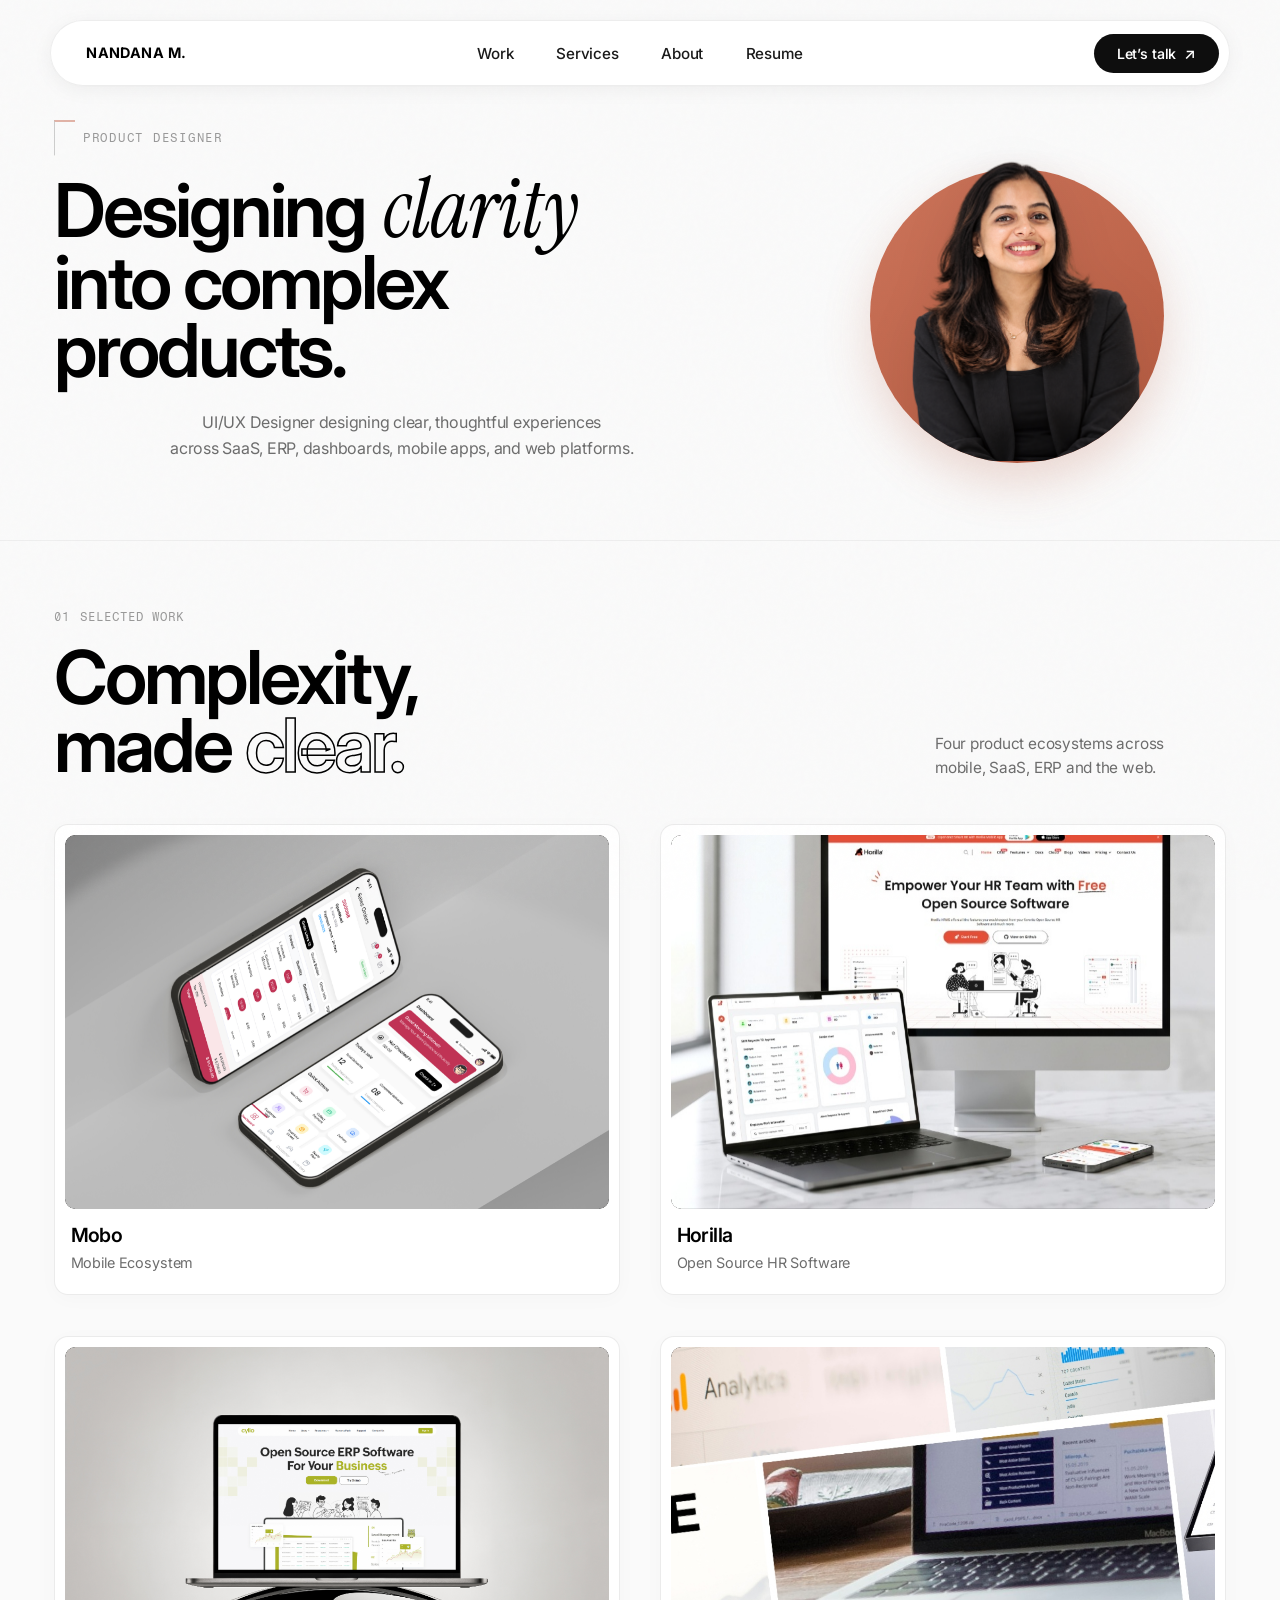
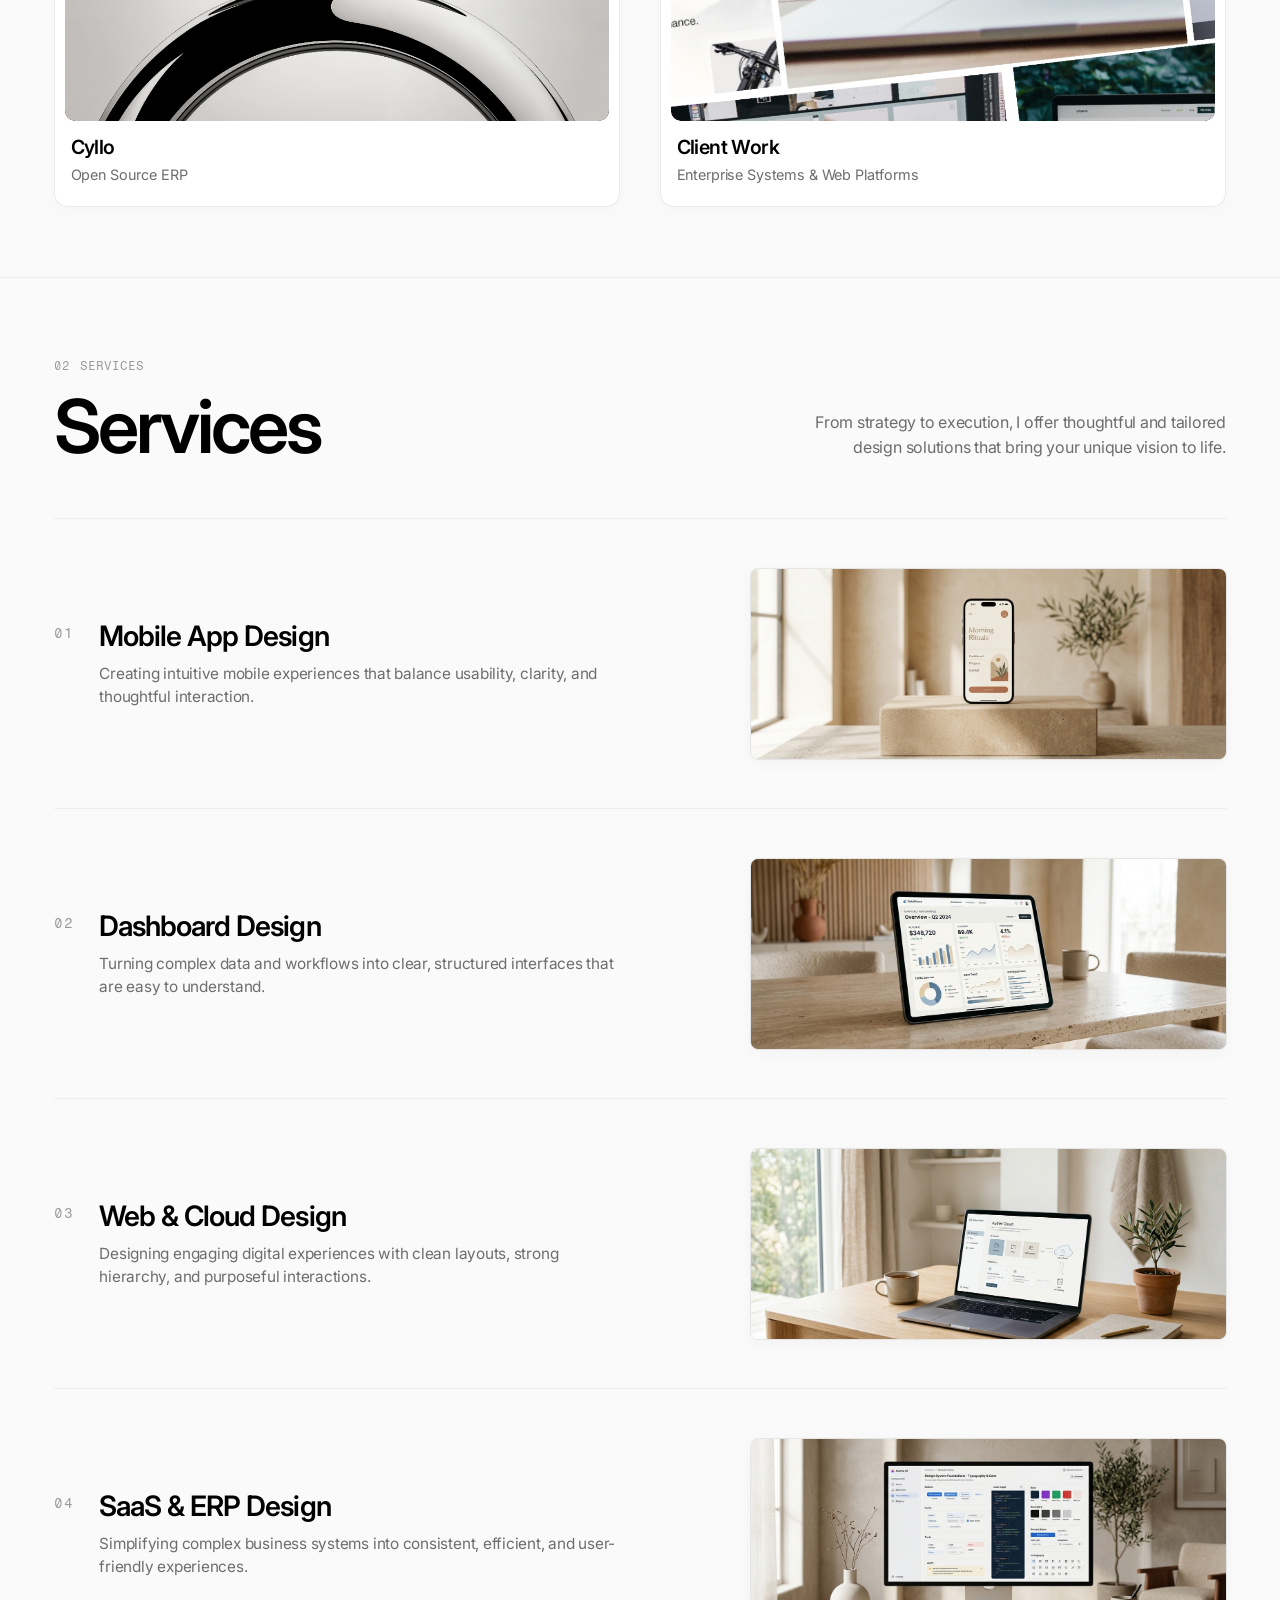
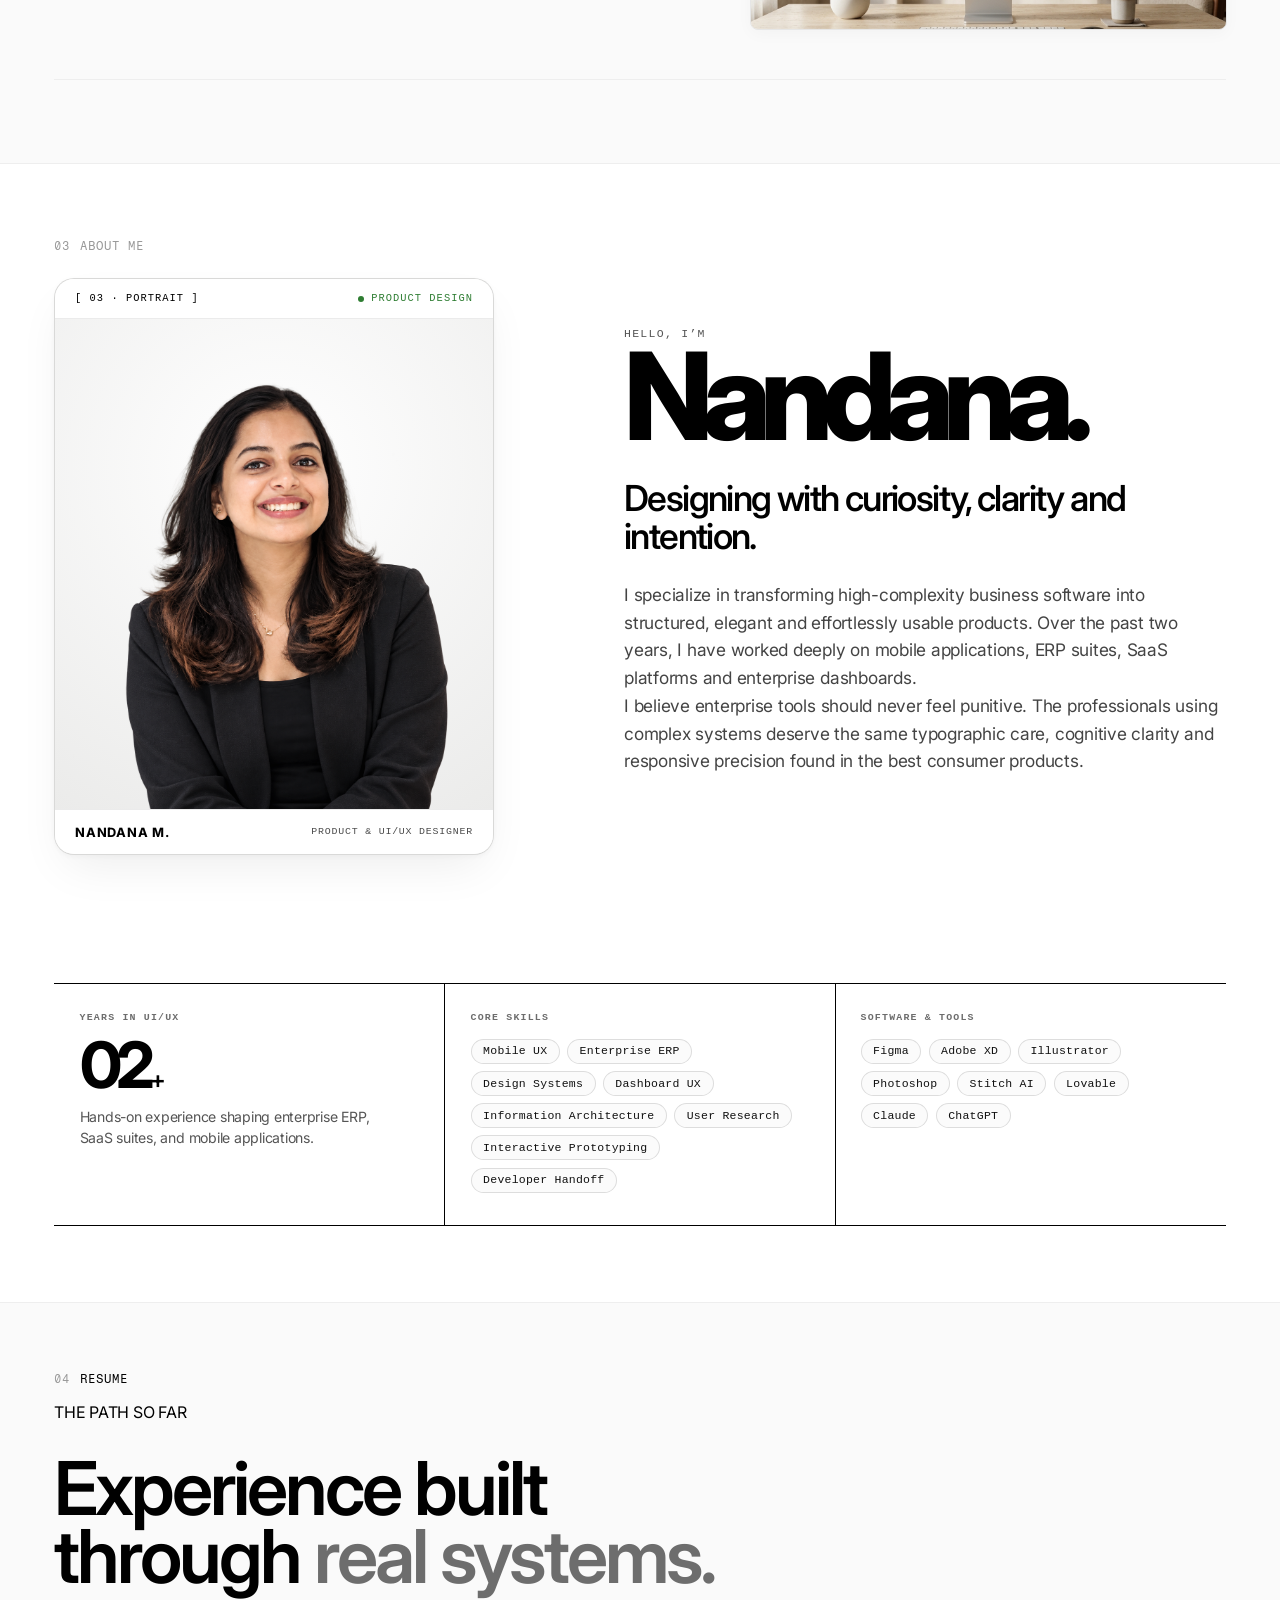
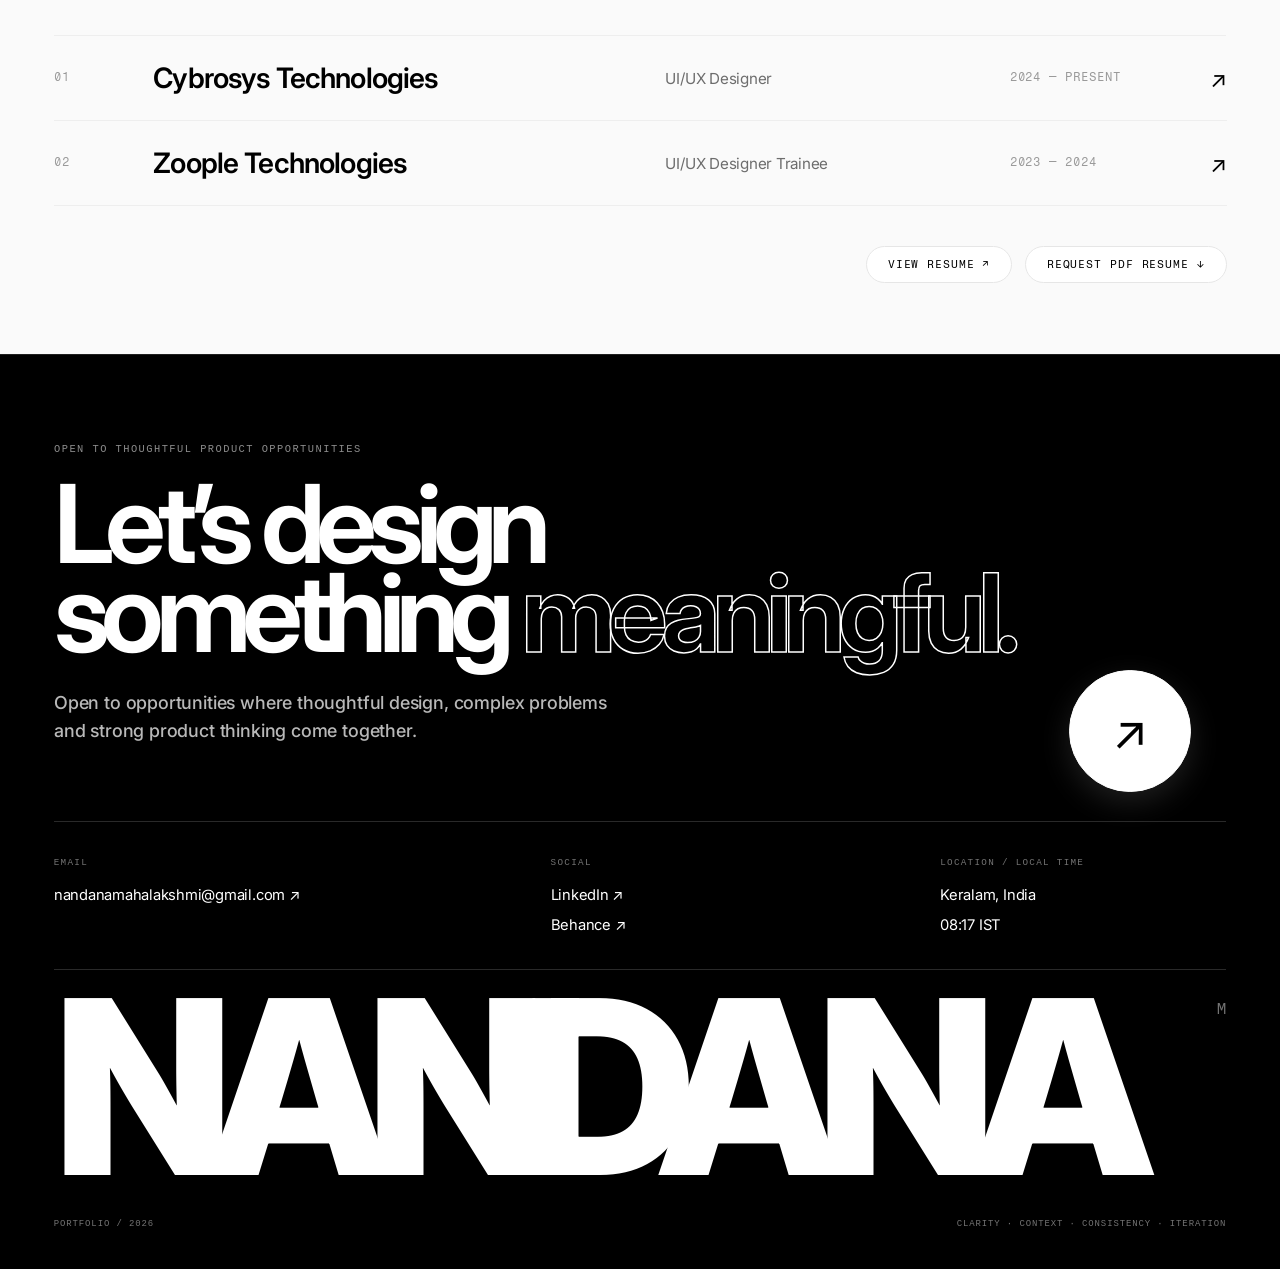
<file: index.html>
<!doctype html>
<html lang="en">
<head>
  <meta charset="UTF-8">
  <meta name="viewport" content="width=device-width, initial-scale=1.0">
  <meta name="description" content="Nandana M — UI/UX designer creating clear experiences for complex mobile, SaaS, ERP, dashboard and web products.">
  <meta name="theme-color" content="#ffffff">
  <title>Nandana M — UI/UX Designer</title>
  <link rel="preconnect" href="https://fonts.googleapis.com">
  <link rel="preconnect" href="https://fonts.gstatic.com" crossorigin>
  <link href="https://fonts.googleapis.com/css2?family=Fragment+Mono&amp;family=Inter:ital,opsz,wght@0,14..32,300..800;1,14..32,300..800&amp;family=Instrument+Serif:ital@0;1&amp;family=Syne:wght@600;700;800&amp;display=swap" rel="stylesheet">
  <link rel="stylesheet" href="styles.css?v=2.3">
  <script src="assets/lenis.min.js" defer></script>
  <script src="script.js?v=2.1" defer></script>
</head>
<body>
  <div class="intro-wipe" aria-hidden="true"><span>NM / 26</span></div>
  <div class="noise" aria-hidden="true"></div>
  <div class="cursor" aria-hidden="true"><span class="cursor-text">View</span></div>

  <header class="site-header">
    <div class="site-brand-group">
      <a class="site-brand" href="#home" aria-label="Nandana M — home">NANDANA M.</a>
    </div>
    <nav aria-label="Primary navigation">
      <a href="#work" class="nav-link"><span>Work</span></a>
      <a href="#services" class="nav-link"><span>Services</span></a>
      <a href="#about" class="nav-link"><span>About</span></a>
      <a href="#experience" class="nav-link"><span>Resume</span></a>
    </nav>
    <div class="header-actions">
      <a class="header-contact" href="#contact">Let’s talk <span>↗</span></a>
      <button class="menu-toggle" type="button" aria-label="Open menu" aria-expanded="false"><i></i><i></i></button>
    </div>
  </header>

  <div class="mobile-menu" aria-hidden="true">
    <nav aria-label="Mobile navigation">
      <a href="#home"><small>00</small>Home</a>
      <a href="#work"><small>01</small>Work</a>
      <a href="#services"><small>02</small>Services</a>
      <a href="#about"><small>03</small>About</a>
      <a href="#experience"><small>04</small>Resume</a>
      <a href="#contact"><small>05</small>Contact</a>
    </nav>
    <p>Product &amp; UI/UX Design</p>
  </div>

  <main>
    <section class="hero" id="home">
      <div class="hero-grid">
        <div class="hero-content-col">
          <div class="hero-kicker-bracket reveal">
            <span class="hero-kicker-text">PRODUCT DESIGNER</span>
          </div>

          <h1 class="hero-headline reveal">
            Designing <span class="hero-clarity-serif">clarity</span><br>
            into complex products.
          </h1>

          <p class="hero-description reveal">
            UI/UX Designer designing clear, thoughtful experiences<br>
            across SaaS, ERP, dashboards, mobile apps, and web platforms.
          </p>
        </div>

        <div class="hero-portrait-col reveal">
          <div class="hero-circle-stage">
            <div class="hero-circle-disc"></div>
            <div class="hero-circle-portrait-wrap">
              <img src="assets/nandana-cutout-v2.png" alt="Nandana M — Product Designer" class="hero-circle-portrait" width="1144" height="1375">
            </div>
          </div>
        </div>
      </div>
    </section>

    <section class="work" id="work">
      <div class="work-head">
        <div>
          <div class="eyebrow reveal"><span>01</span> Selected work</div>
          <h2 class="reveal">Complexity,<br>made <em>clear.</em></h2>
        </div>
        <p class="reveal">Four product ecosystems across<br>mobile, SaaS, ERP and the web.</p>
      </div>

      <div class="work-snippets-grid">
        <!-- 01: Mobo -->
        <a class="work-snippet-card reveal" href="mobo.html" aria-label="Explore Mobo Mobile Suite Case Study">
          <div class="snippet-media-container">
            <div class="snippet-img-wrap">
              <img src="assets/mobo-snippet-new.png" alt="Mobo Mobile Ecosystem UI" loading="lazy" width="1024" height="763">
              <div class="snippet-hover-overlay">
                <p class="snippet-hover-desc">Mobile-first ecosystem simplifying deep Odoo ERP workflows, inventory control, and enterprise operations on the go.</p>
              </div>
            </div>
          </div>
          <div class="snippet-caption">
            <h3 class="snippet-title">Mobo</h3>
            <p class="snippet-subtitle">Mobile Ecosystem</p>
          </div>
        </a>

        <!-- 02: Horilla -->
        <a class="work-snippet-card reveal" href="horilla.html" aria-label="Explore Horilla HR Software Case Study">
          <div class="snippet-media-container">
            <div class="snippet-img-wrap">
              <img src="assets/horilla-snippet-cropped.jpg" alt="Horilla Open Source HR Software" loading="lazy" width="824" height="618">
              <div class="snippet-hover-overlay">
                <p class="snippet-hover-desc">Comprehensive human resource management system turning multi-tier recruitment and employee lifecycle into intuitive flows.</p>
              </div>
            </div>
          </div>
          <div class="snippet-caption">
            <h3 class="snippet-title">Horilla</h3>
            <p class="snippet-subtitle">Open Source HR Software</p>
          </div>
        </a>

        <!-- 03: Cyllo -->
        <a class="work-snippet-card reveal" href="cyllo.html" aria-label="Explore Cyllo Open-Source ERP Case Study">
          <div class="snippet-media-container">
            <div class="snippet-img-wrap">
              <img src="assets/cyllo-snippet-new.png" alt="Cyllo Open-Source ERP Platform" loading="lazy" width="1024" height="768">
              <div class="snippet-hover-overlay">
                <p class="snippet-hover-desc">Next-generation open-source ERP platform reimagining enterprise architecture with AI-driven modular workspaces.</p>
              </div>
            </div>
          </div>
          <div class="snippet-caption">
            <h3 class="snippet-title">Cyllo</h3>
            <p class="snippet-subtitle">Open Source ERP</p>
          </div>
        </a>

        <!-- 04: Client Work -->
        <a class="work-snippet-card reveal" href="client-work.html" aria-label="Explore Client Work Case Study">
          <div class="snippet-media-container">
            <div class="snippet-img-wrap">
              <img src="assets/client-work-snippet-new.jpg" alt="Client Work Platforms & Analytics" loading="lazy" width="1024" height="768">
              <div class="snippet-hover-overlay">
                <p class="snippet-hover-desc">Global multi-tenant operations platform unifying supply chain management, complex field logistics, and real-time enterprise telemetry.</p>
              </div>
            </div>
          </div>
          <div class="snippet-caption">
            <h3 class="snippet-title">Client Work</h3>
            <p class="snippet-subtitle">Enterprise Systems &amp; Web Platforms</p>
          </div>
        </a>
      </div>
    </section>

    <!-- 02: SERVICES -->
    <section class="services" id="services">
      <div class="services-header">
        <div class="services-headline-wrap">
          <div class="eyebrow reveal"><span>02</span> Services</div>
          <h2 class="reveal">Services</h2>
        </div>
        <p class="services-intro reveal">From strategy to execution, I offer thoughtful and tailored design solutions that bring your unique vision to life.</p>
      </div>

      <div class="services-list">
        <!-- Service 01 -->
        <article class="service-row reveal" data-service="01">
          <div class="service-content">
            <div class="service-main">
              <span class="service-num-badge">01</span>
              <div class="service-info">
                <h3 class="service-title">Mobile App Design</h3>
                <p class="service-desc">Creating intuitive mobile experiences that balance usability, clarity, and thoughtful interaction.</p>
              </div>
            </div>
          </div>
          <div class="service-media">
            <div class="service-img-wrapper">
              <img src="assets/service-photo-1.jpg" alt="Mobile App Design" loading="lazy" width="1600" height="900">
            </div>
          </div>
        </article>

        <!-- Service 02 -->
        <article class="service-row reveal" data-service="02">
          <div class="service-content">
            <div class="service-main">
              <span class="service-num-badge">02</span>
              <div class="service-info">
                <h3 class="service-title">Dashboard Design</h3>
                <p class="service-desc">Turning complex data and workflows into clear, structured interfaces that are easy to understand.</p>
              </div>
            </div>
          </div>
          <div class="service-media">
            <div class="service-img-wrapper">
              <img src="assets/service-photo-2.jpg" alt="Dashboard Design" loading="lazy" width="1600" height="900">
            </div>
          </div>
        </article>

        <!-- Service 03 -->
        <article class="service-row reveal" data-service="03">
          <div class="service-content">
            <div class="service-main">
              <span class="service-num-badge">03</span>
              <div class="service-info">
                <h3 class="service-title">Web &amp; Cloud Design</h3>
                <p class="service-desc">Designing engaging digital experiences with clean layouts, strong hierarchy, and purposeful interactions.</p>
              </div>
            </div>
          </div>
          <div class="service-media">
            <div class="service-img-wrapper">
              <img src="assets/service-photo-3.jpg" alt="Web &amp; Cloud Design" loading="lazy" width="1600" height="900">
            </div>
          </div>
        </article>

        <!-- Service 04 -->
        <article class="service-row reveal" data-service="04">
          <div class="service-content">
            <div class="service-main">
              <span class="service-num-badge">04</span>
              <div class="service-info">
                <h3 class="service-title">SaaS &amp; ERP Design</h3>
                <p class="service-desc">Simplifying complex business systems into consistent, efficient, and user-friendly experiences.</p>
              </div>
            </div>
          </div>
          <div class="service-media">
            <div class="service-img-wrapper">
              <img src="assets/service-photo-4.jpg" alt="SaaS &amp; ERP Design" loading="lazy" width="1600" height="900">
            </div>
          </div>
        </article>
      </div>
    </section>

    <section class="about" id="about">
      <div class="about-portrait">
        <div class="eyebrow about-eyebrow reveal"><span>03</span> About me</div>
        <div class="about-portrait-card reveal">
          <div class="card-meta-top">
            <span class="card-meta-badge">[ 03 · PORTRAIT ]</span>
            <span class="card-meta-status"><i class="pulse-dot"></i> PRODUCT DESIGN</span>
          </div>
          <div class="about-portrait-frame">
            <img src="assets/nandana-cutout-v2.png" alt="Portrait of Nandana M, UI/UX designer">
          </div>
          <div class="card-meta-bottom">
            <strong>NANDANA M.</strong>
            <span>PRODUCT &amp; UI/UX DESIGNER</span>
          </div>
        </div>
      </div>

      <div class="about-content">
        <div class="about-heading reveal">
          <span>Hello, I’m</span>
          <h2>Nandana.</h2>
        </div>
        <p class="about-lede reveal">Designing with curiosity, clarity and intention.</p>
        <p class="reveal">I specialize in transforming high-complexity business software into structured, elegant and effortlessly usable products. Over the past two years, I have worked deeply on mobile applications, ERP suites, SaaS platforms and enterprise dashboards.</p>
        <p class="about-secondary reveal">I believe enterprise tools should never feel punitive. The professionals using complex systems deserve the same typographic care, cognitive clarity and responsive precision found in the best consumer products.</p>
      </div>

      <!-- 3-Column Section with Skills & Tools -->
      <div class="stats" aria-label="Experience, skills and tools">
        <article class="stat reveal">
          <small>Years in UI/UX</small>
          <div class="stat-number-wrap">
            <strong>02</strong><sup>+</sup>
          </div>
          <p class="stat-desc">Hands-on experience shaping enterprise ERP, SaaS suites, and mobile applications.</p>
        </article>

        <article class="stat reveal">
          <small>Core Skills</small>
          <div class="stat-chips">
            <span>Mobile UX</span>
            <span>Enterprise ERP</span>
            <span>Design Systems</span>
            <span>Dashboard UX</span>
            <span>Information Architecture</span>
            <span>User Research</span>
            <span>Interactive Prototyping</span>
            <span>Developer Handoff</span>
          </div>
        </article>

        <article class="stat reveal">
          <small>Software &amp; Tools</small>
          <div class="stat-chips">
            <span>Figma</span>
            <span>Adobe XD</span>
            <span>Illustrator</span>
            <span>Photoshop</span>
            <span>Stitch AI</span>
            <span>Lovable</span>
            <span>Claude</span>
            <span>ChatGPT</span>
          </div>
        </article>
      </div>
    </section>

    <section class="experience" id="experience">
      <div class="section-head reveal">
        <div class="eyebrow dark"><span>04</span> Resume</div>
        <p>THE PATH SO FAR</p>
      </div>
      <h2 class="reveal">Experience built<br>through <em>real systems.</em></h2>
      <div class="experience-list">
        <article class="experience-row reveal"><span>01</span><h3>Cybrosys Technologies</h3><p>UI/UX Designer</p><time>2024 — PRESENT</time><i>↗</i></article>
        <article class="experience-row reveal"><span>02</span><h3>Zoople Technologies</h3><p>UI/UX Designer Trainee</p><time>2023 — 2024</time><i>↗</i></article>
      </div>

      <div class="resume-actions reveal">
        <a href="mailto:nandanamahalakshmi@gmail.com?subject=Resume%20Inquiry">View resume ↗</a>
        <a href="mailto:nandanamahalakshmi@gmail.com?subject=Request%20PDF%20Resume">Request PDF resume ↓</a>
      </div>
    </section>
  </main>

  <footer class="footer" id="contact">
    <div class="footer-top">
      <p class="reveal">OPEN TO THOUGHTFUL PRODUCT OPPORTUNITIES</p>
      <h2 class="reveal">Let’s design<br>something <em>meaningful.</em></h2>
      <p class="footer-copy reveal">Open to opportunities where thoughtful design, complex problems and strong product thinking come together.</p>
      <a class="mail-button reveal" href="mailto:nandanamahalakshmi@gmail.com" aria-label="Email Nandana M">↗</a>
    </div>
    <div class="footer-grid">
      <div><small>EMAIL</small><a href="mailto:nandanamahalakshmi@gmail.com">nandanamahalakshmi@gmail.com ↗</a></div>
      <div><small>SOCIAL</small><a href="https://www.linkedin.com/in/nandana-m-75a548240/" target="_blank" rel="noreferrer">LinkedIn ↗</a><a href="https://www.behance.net/nandanam2" target="_blank" rel="noreferrer">Behance ↗</a></div>
      <div><small>LOCATION / LOCAL TIME</small><p>Keralam, India</p><p><span id="localTime">--:--</span> IST</p></div>
    </div>
    <div class="footer-name" aria-label="Nandana M">NANDANA<span>M</span></div>
    <div class="footer-note"><span>PORTFOLIO / 2026</span><span>CLARITY · CONTEXT · CONSISTENCY · ITERATION</span></div>
  </footer>
</body>
</html>
</file>
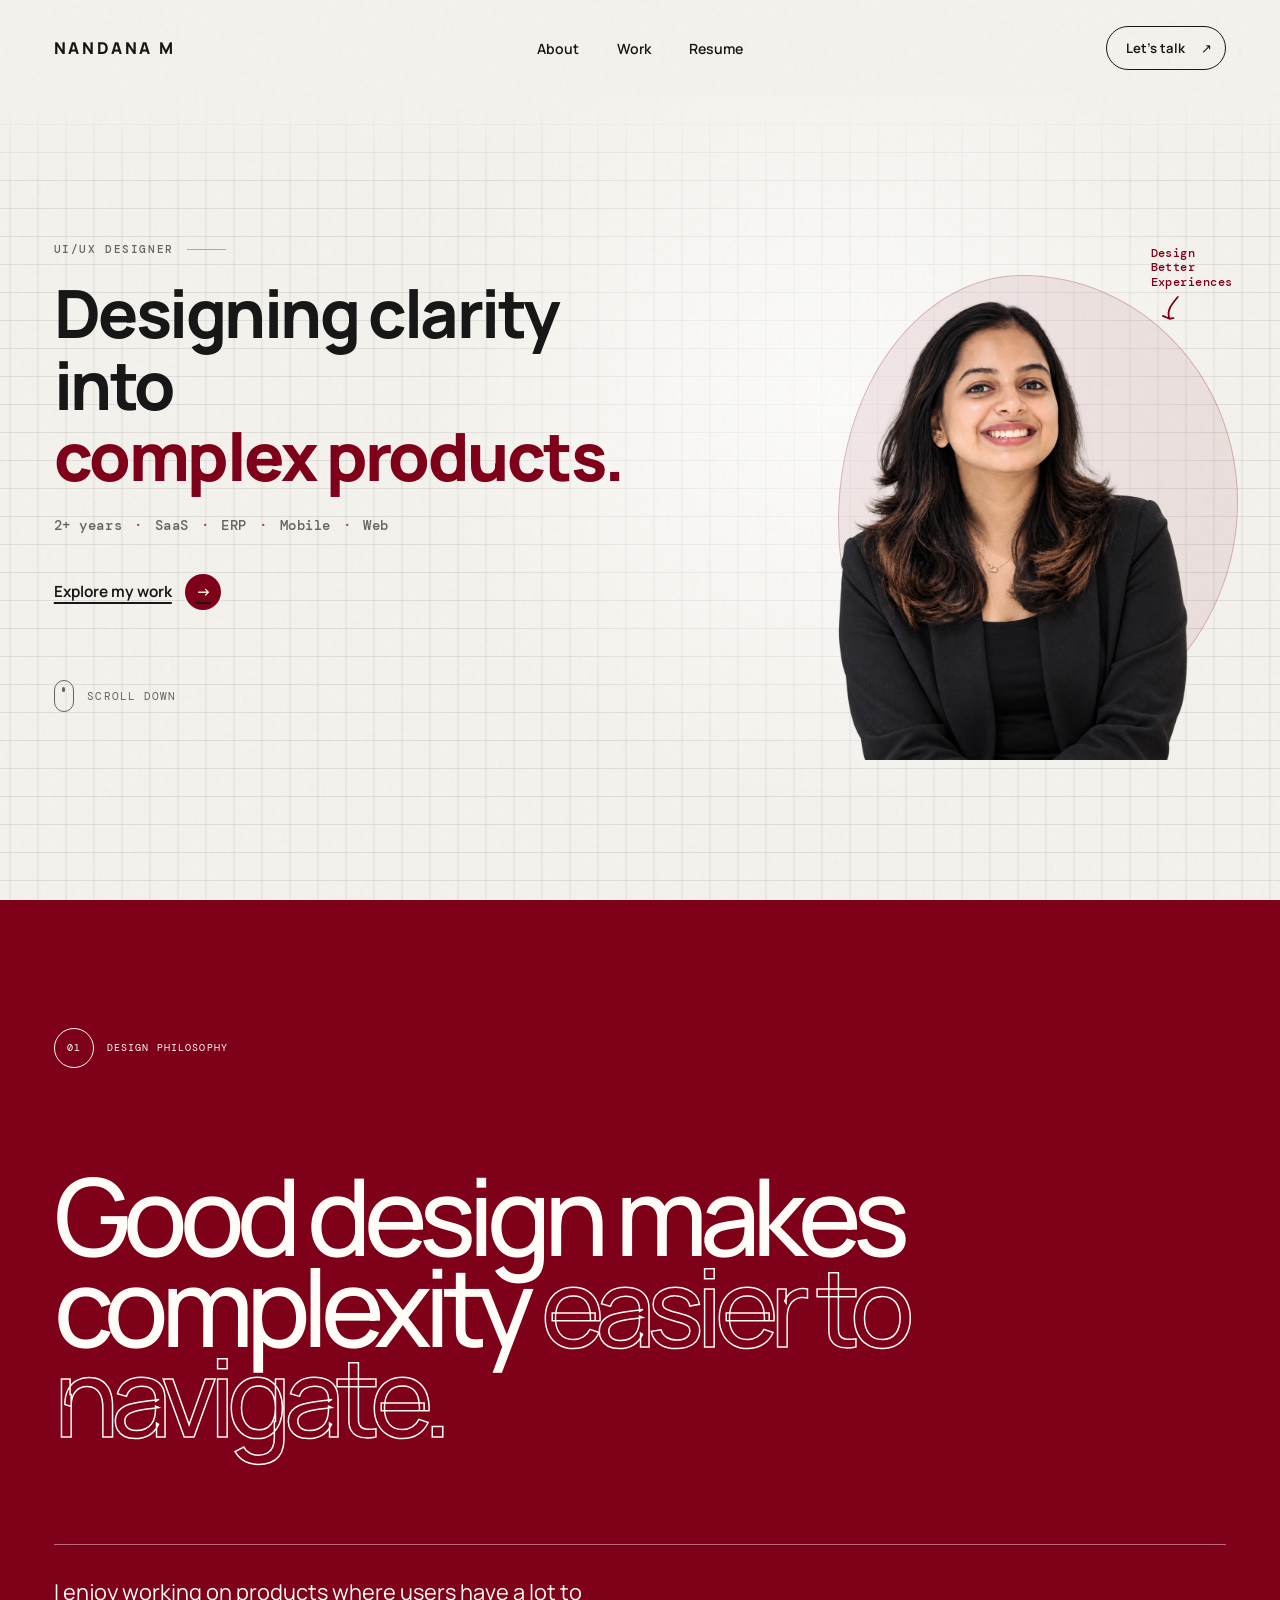
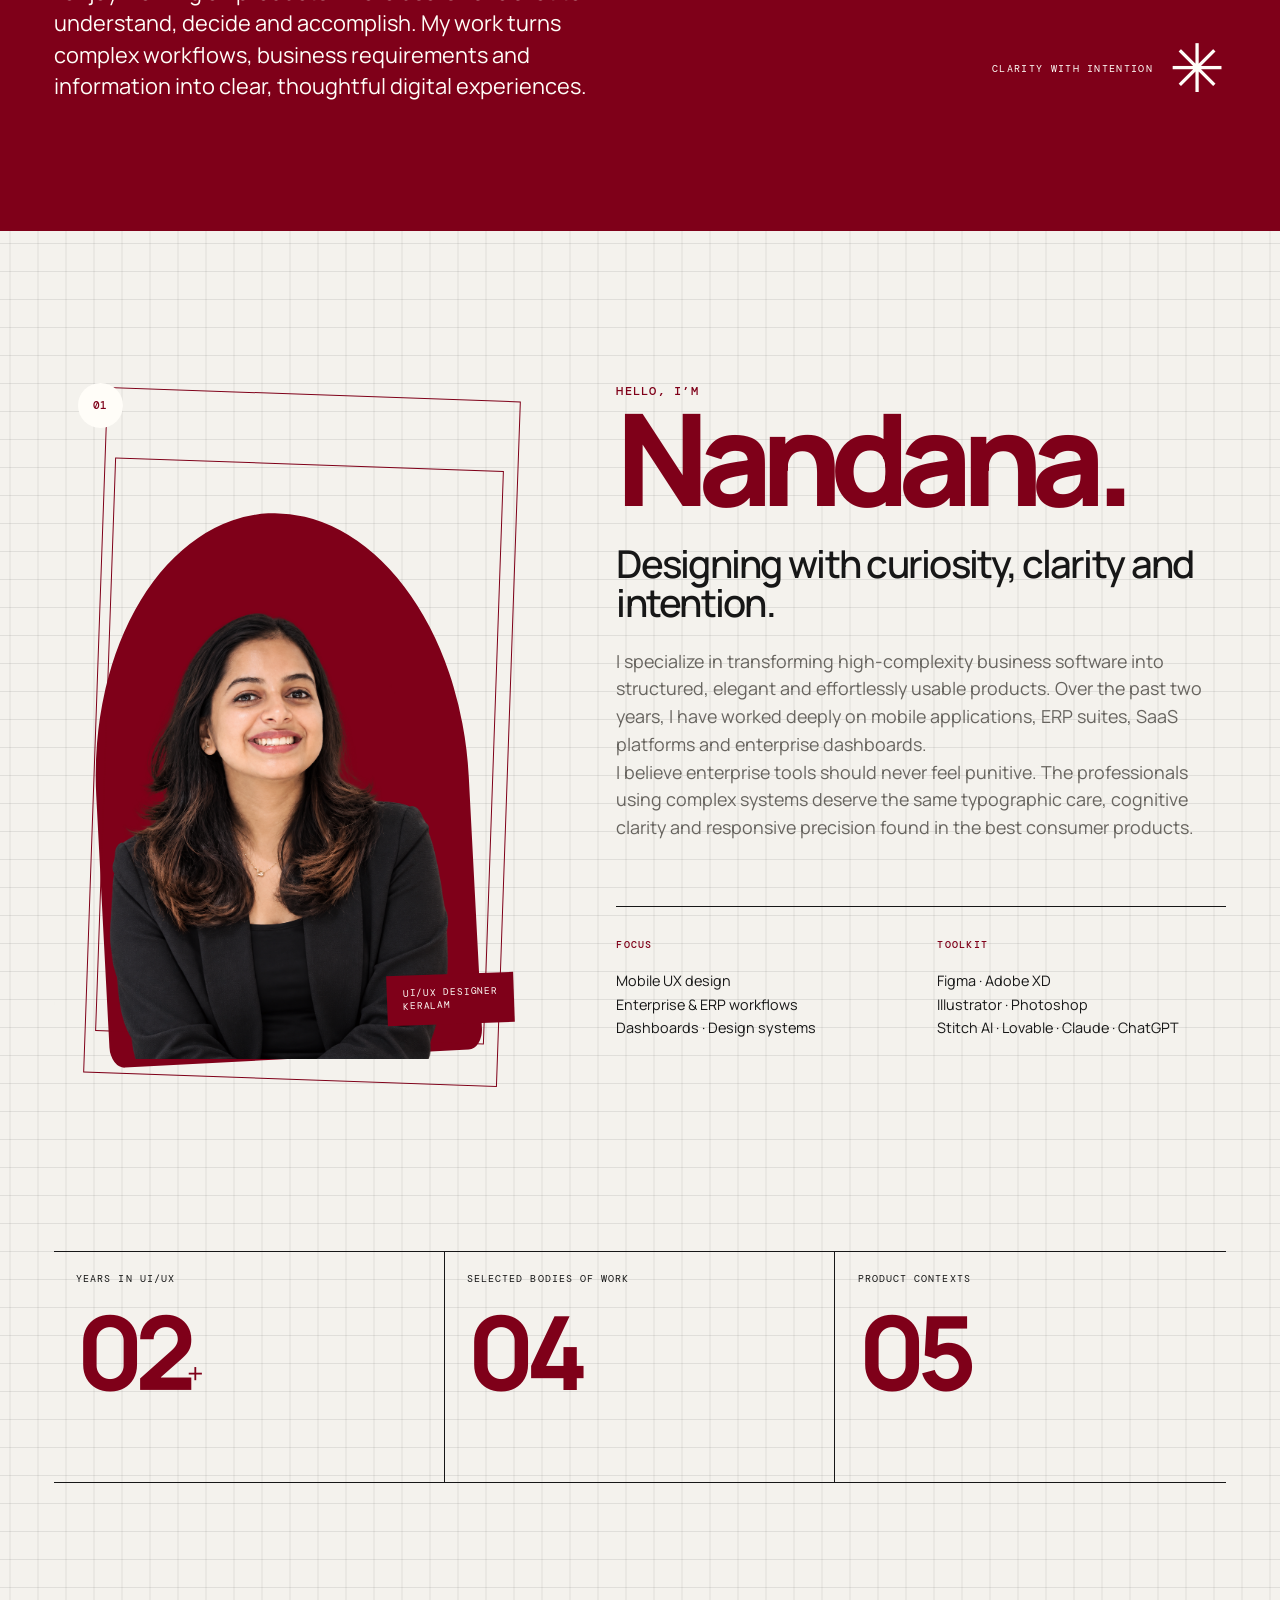
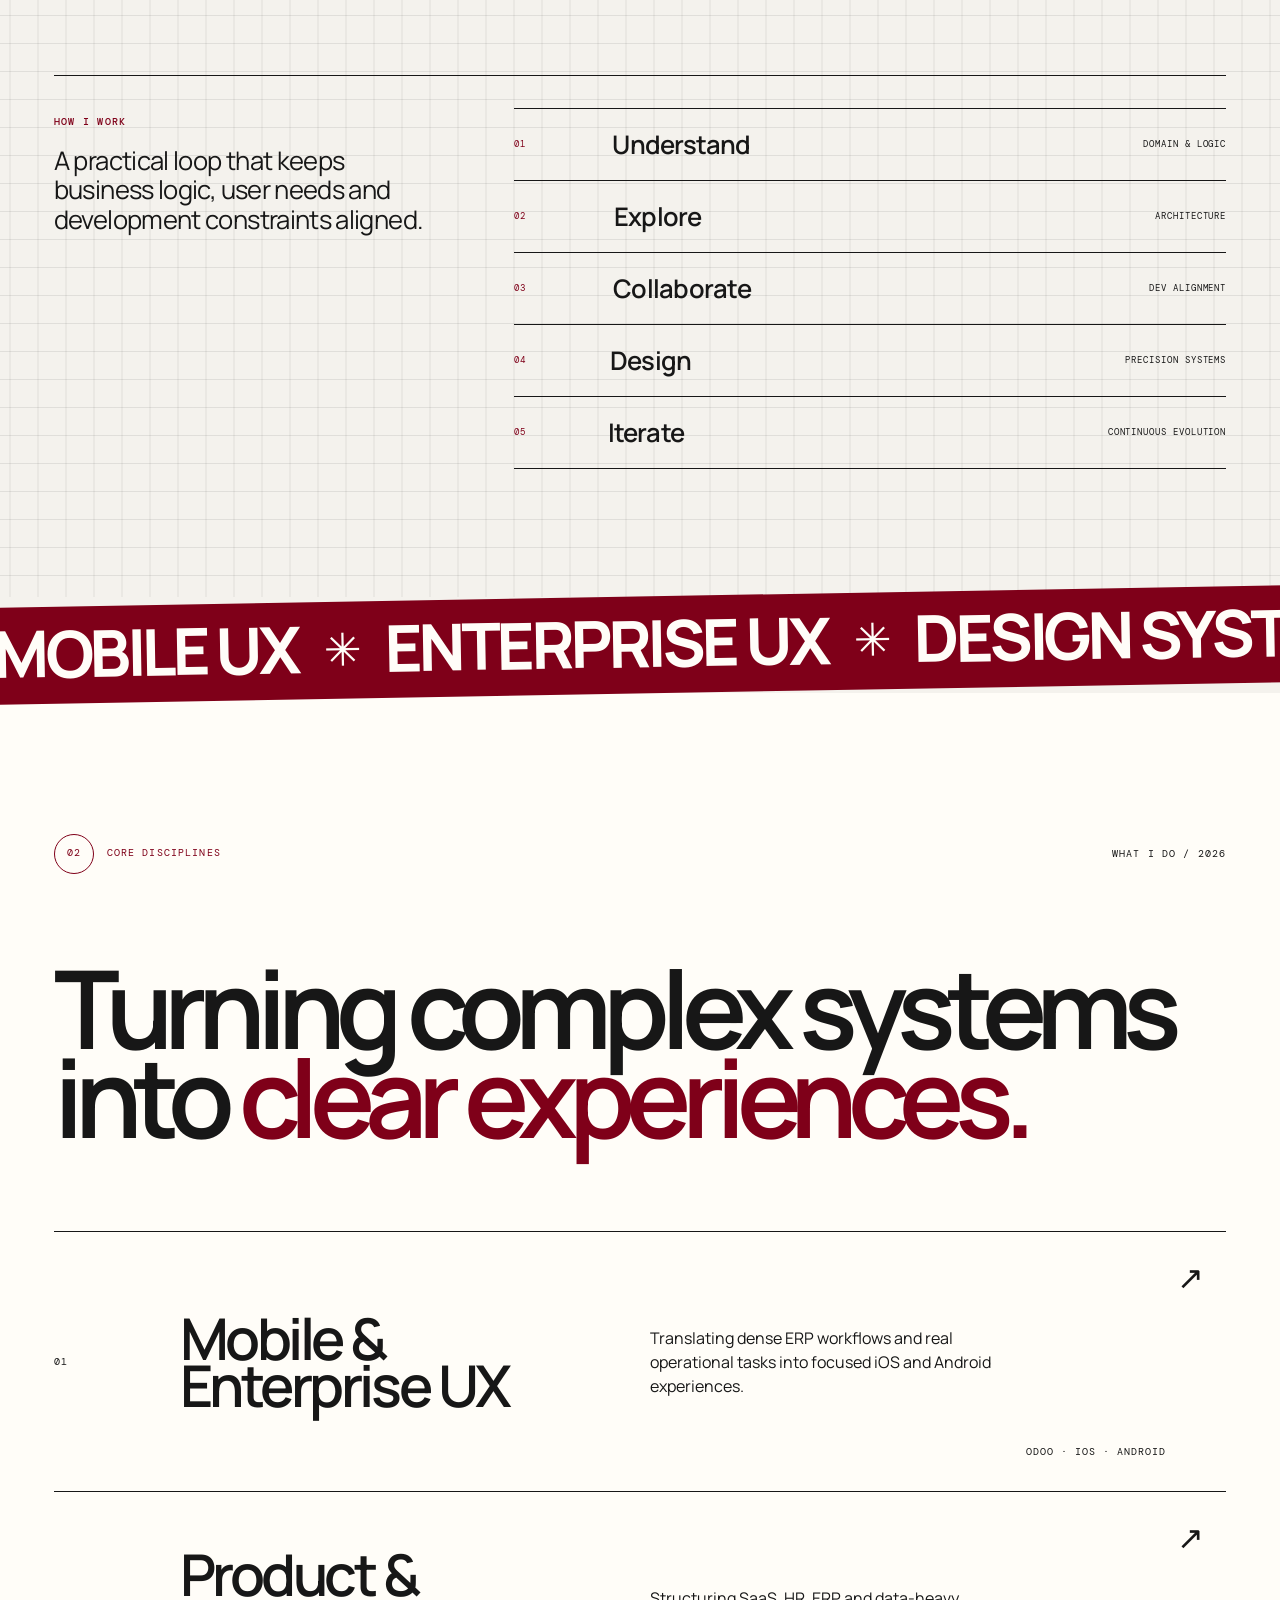
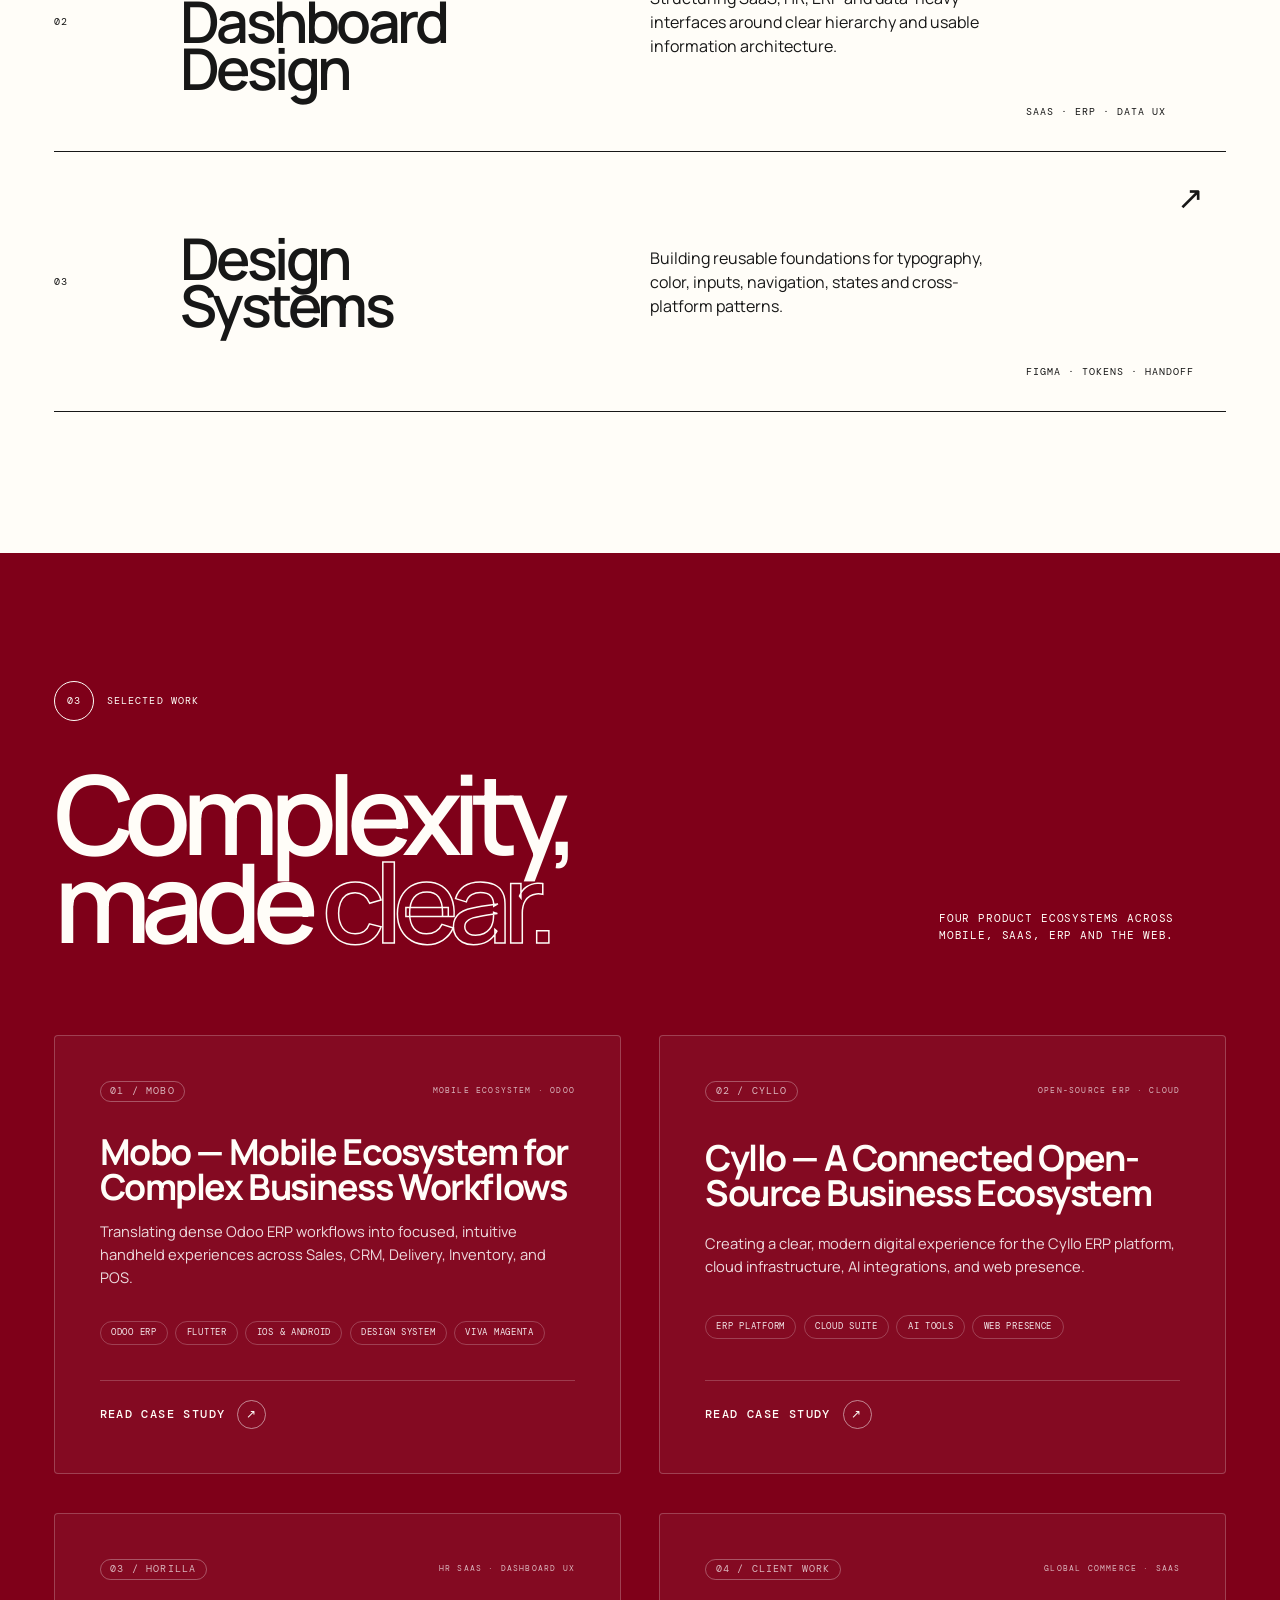
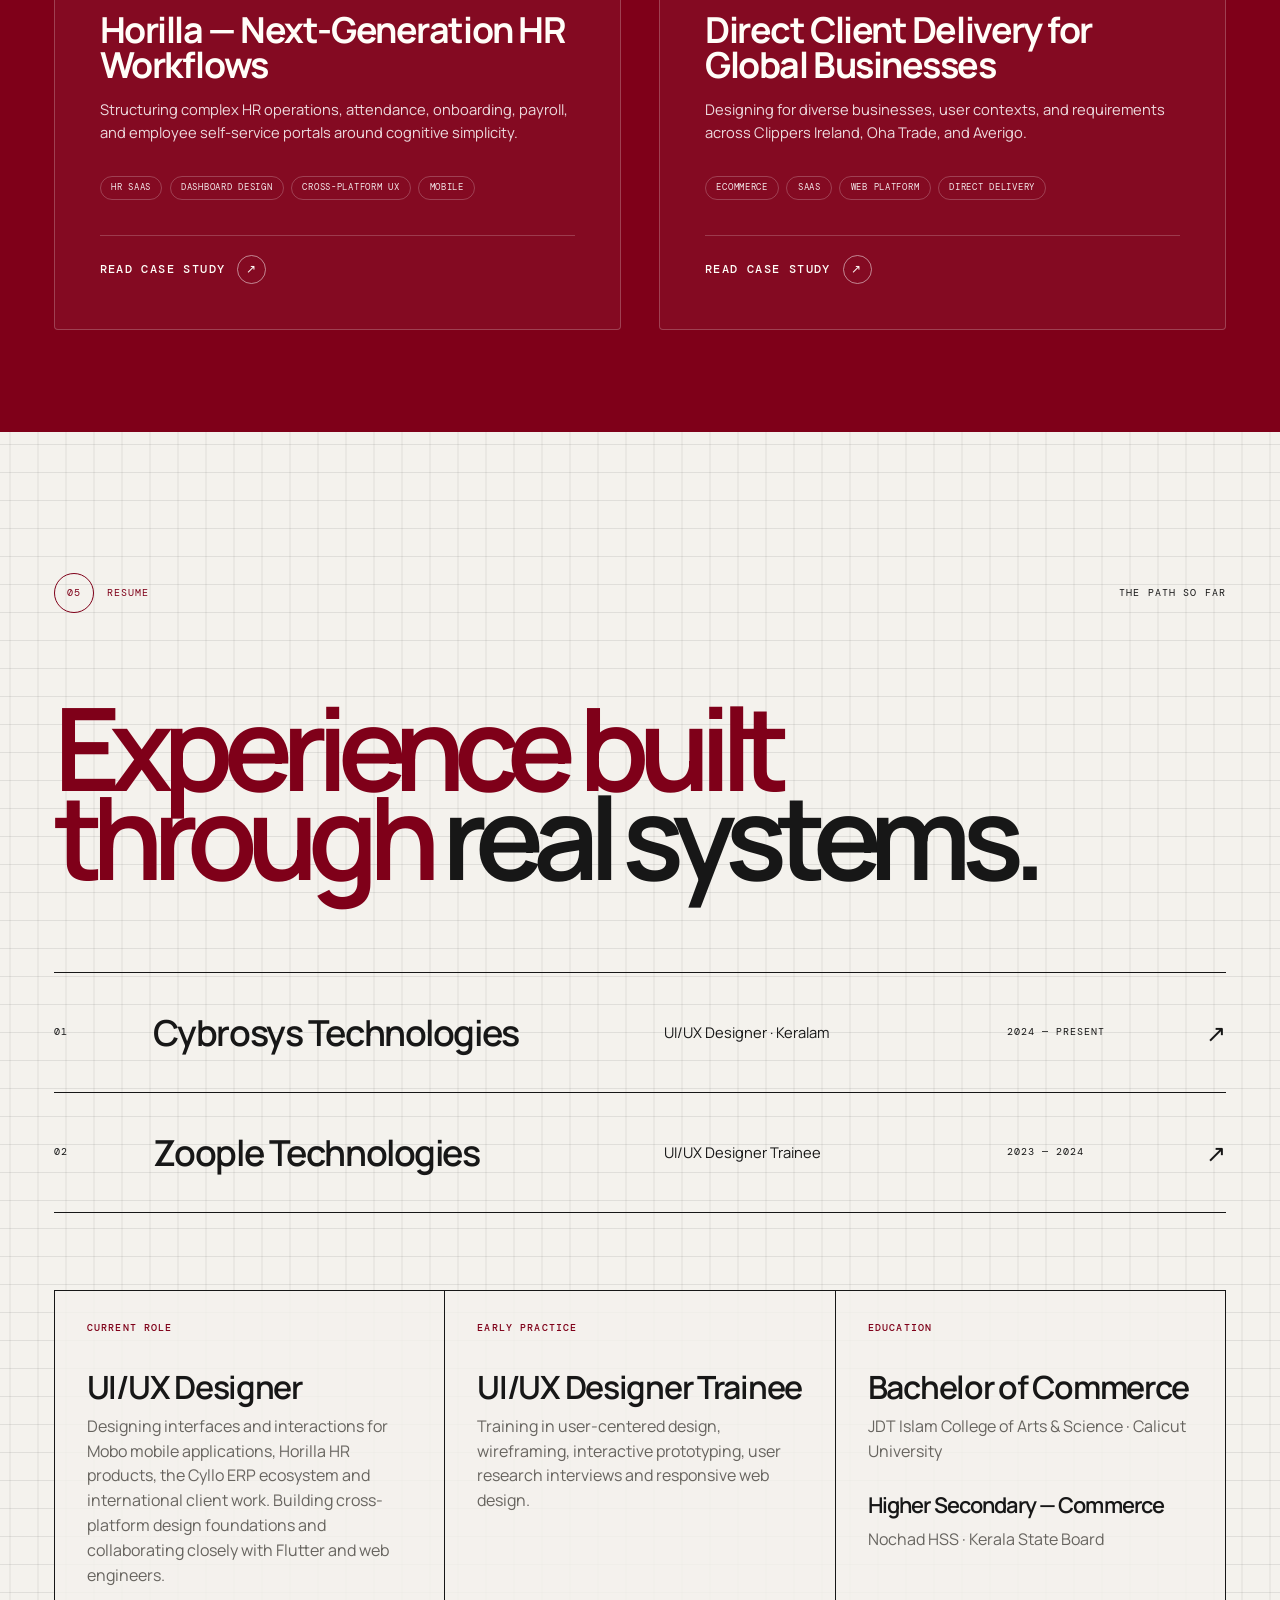
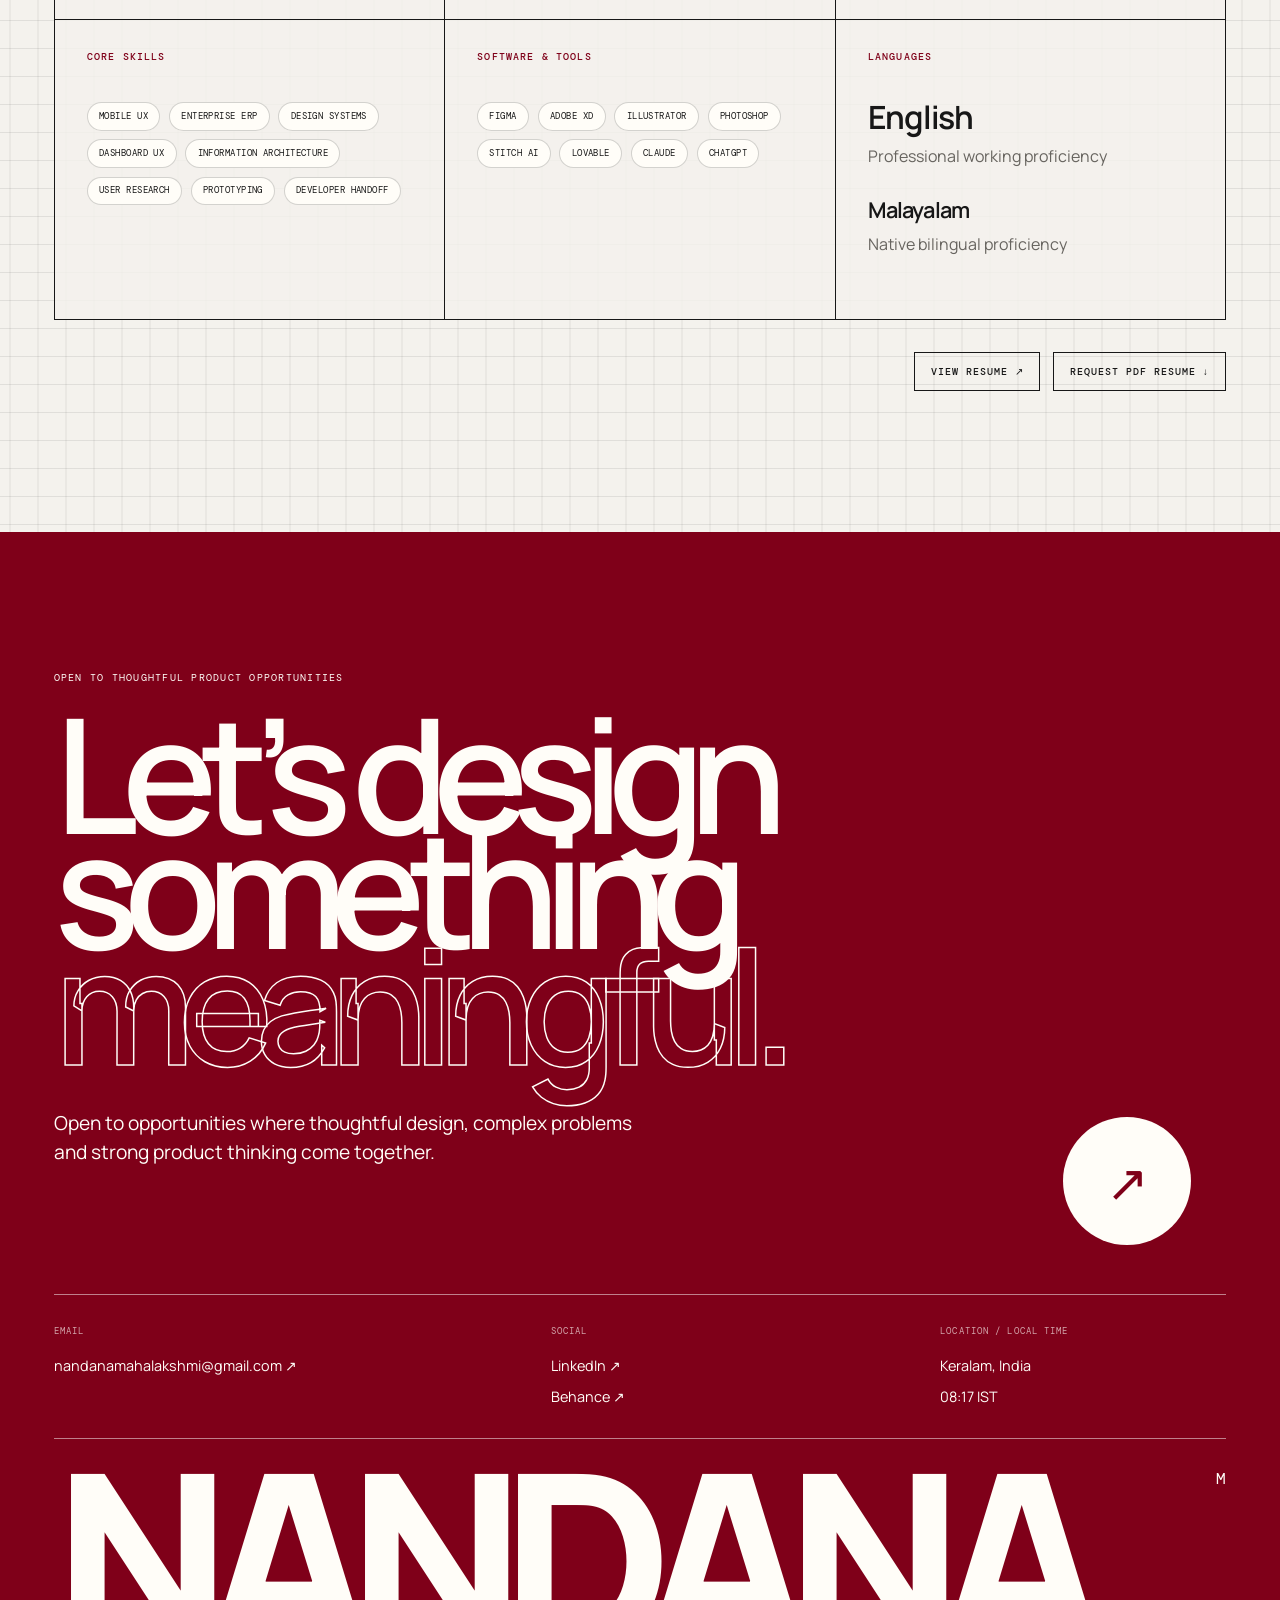
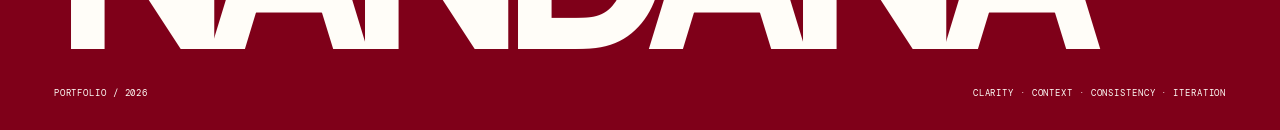
<file: new project/index.html>
<!doctype html>
<html lang="en">
<head>
  <meta charset="UTF-8">
  <meta name="viewport" content="width=device-width, initial-scale=1.0">
  <meta name="description" content="Nandana M — UI/UX designer creating clear experiences for complex mobile, SaaS, ERP, dashboard and web products.">
  <meta name="theme-color" content="#7f0019">
  <title>Nandana M — UI/UX Designer</title>
  <link rel="preconnect" href="https://fonts.googleapis.com">
  <link rel="preconnect" href="https://fonts.gstatic.com" crossorigin>
  <link href="https://fonts.googleapis.com/css2?family=DM+Mono:wght@300;400;500&amp;family=Manrope:wght@300;400;500;600;700;800&amp;display=swap" rel="stylesheet">
  <link rel="stylesheet" href="styles.css">
  <script src="script.js" defer></script>
</head>
<body>
  <div class="intro-wipe" aria-hidden="true"><span>NM / 26</span></div>
  <div class="noise" aria-hidden="true"></div>
  <div class="cursor" aria-hidden="true"><span>VIEW</span></div>

  <header class="site-header">
    <a class="site-brand" href="#home" aria-label="Nandana M — home">NANDANA M</a>
    <nav aria-label="Primary navigation">
      <a href="#about">About</a>
      <a href="#work">Work</a>
      <a href="#experience">Resume</a>
    </nav>
    <a class="header-contact" href="#contact">Let’s talk <span>↗</span></a>
    <button class="menu-toggle" type="button" aria-label="Open menu" aria-expanded="false"><i></i><i></i></button>
  </header>

  <div class="mobile-menu" aria-hidden="true">
    <nav aria-label="Mobile navigation">
      <a href="#home"><small>00</small>Home</a>
      <a href="#about"><small>01</small>About</a>
      <a href="#work"><small>02</small>Work</a>
      <a href="#case-studies"><small>03</small>Case studies</a>
      <a href="#experience"><small>04</small>Resume</a>
      <a href="#contact"><small>05</small>Contact</a>
    </nav>
    <p>Keralam, India</p>
  </div>

  <main>
    <section class="hero grid-paper" id="home">
      <div class="hero-container">
        <div class="hero-intro">
          <div class="hero-eyebrow reveal">
            <span>UI/UX DESIGNER</span>
            <span class="eyebrow-rule" aria-hidden="true"></span>
          </div>

          <h1 class="hero-headline reveal">
            Designing clarity into<br>
            <span class="hero-accent">complex products.</span>
          </h1>

          <p class="hero-pills reveal">
            <span>2+ years</span>
            <span class="bullet" aria-hidden="true">·</span>
            <span>SaaS</span>
            <span class="bullet" aria-hidden="true">·</span>
            <span>ERP</span>
            <span class="bullet" aria-hidden="true">·</span>
            <span>Mobile</span>
            <span class="bullet" aria-hidden="true">·</span>
            <span>Web</span>
          </p>

          <div class="hero-actions reveal">
            <a class="hero-explore" href="#work">
              <span>Explore my work</span>
              <span class="hero-arrow-pill" aria-hidden="true">→</span>
            </a>
          </div>

          <a class="hero-scroll-link reveal" href="#about">
            <span class="mouse-pill" aria-hidden="true"><span class="mouse-dot"></span></span>
            <span>Scroll down</span>
          </a>
        </div>

        <div class="hero-visual portrait-window reveal" data-cursor="HELLO">
          <div class="hero-portrait-wrap">
            <div class="hero-backdrop-shape" aria-hidden="true"></div>
            <img src="assets/nandana-cutout-v2.png" alt="Portrait of Nandana M, UI/UX designer">
            <div class="hero-hand-note" aria-hidden="true">
              <span>Design<br>Better<br>Experiences</span>
              <svg class="hero-curved-arrow" width="34" height="34" viewBox="0 0 34 34" fill="none">
                <path d="M24 5C18 10 10 16 12 25M12 25L6 21M12 25L16 25" stroke="currentColor" stroke-width="1.8" stroke-linecap="round" stroke-linejoin="round"/>
              </svg>
            </div>
          </div>
        </div>
      </div>
    </section>

    <section class="manifesto red-section" id="about">
      <div class="eyebrow reveal"><span>01</span> Design philosophy</div>
      <h2 class="reveal-lines">Good design makes complexity <em>easier to navigate.</em></h2>
      <div class="manifesto-bottom">
        <p class="reveal">I enjoy working on products where users have a lot to understand, decide and accomplish. My work turns complex workflows, business requirements and information into clear, thoughtful digital experiences.</p>
        <div class="manifesto-sign reveal"><span>CLARITY WITH INTENTION</span><i>✳</i></div>
      </div>
    </section>

    <section class="about grid-paper">
      <div class="about-portrait reveal" data-cursor="HELLO">
        <div class="photo-frame">
          <img src="assets/nandana-cutout-v2.png" alt="Nandana M smiling in a black blazer">
        </div>
        <span class="photo-number">01</span>
        <div class="photo-caption">UI/UX designer<br>Keralam</div>
      </div>

      <div class="about-content">
        <div class="about-heading reveal">
          <span>Hello, I’m</span>
          <h2>Nandana.</h2>
        </div>
        <p class="about-lede reveal">Designing with curiosity, clarity and intention.</p>
        <p class="reveal">I specialize in transforming high-complexity business software into structured, elegant and effortlessly usable products. Over the past two years, I have worked deeply on mobile applications, ERP suites, SaaS platforms and enterprise dashboards.</p>
        <p class="about-secondary reveal">I believe enterprise tools should never feel punitive. The professionals using complex systems deserve the same typographic care, cognitive clarity and responsive precision found in the best consumer products.</p>

        <div class="about-details reveal">
          <div>
            <small>FOCUS</small>
            <p>Mobile UX design<br>Enterprise &amp; ERP workflows<br>Dashboards · Design systems</p>
          </div>
          <div>
            <small>TOOLKIT</small>
            <p>Figma · Adobe XD<br>Illustrator · Photoshop<br>Stitch AI · Lovable · Claude · ChatGPT</p>
          </div>
        </div>
      </div>

      <div class="stats" aria-label="Experience snapshot">
        <article class="stat reveal"><small>Years in UI/UX</small><strong>02</strong><sup>+</sup></article>
        <article class="stat reveal"><small>Selected bodies of work</small><strong>04</strong><sup></sup></article>
        <article class="stat reveal"><small>Product contexts</small><strong>05</strong><sup></sup></article>
      </div>

      <div class="process-block reveal" aria-label="How I work">
        <div class="process-intro">
          <small>HOW I WORK</small>
          <p>A practical loop that keeps business logic, user needs and development constraints aligned.</p>
        </div>
        <ol class="process-steps">
          <li><span>01</span><strong>Understand</strong><small>Domain &amp; logic</small></li>
          <li><span>02</span><strong>Explore</strong><small>Architecture</small></li>
          <li><span>03</span><strong>Collaborate</strong><small>Dev alignment</small></li>
          <li><span>04</span><strong>Design</strong><small>Precision systems</small></li>
          <li><span>05</span><strong>Iterate</strong><small>Continuous evolution</small></li>
        </ol>
      </div>
    </section>

    <div class="marquee" aria-hidden="true">
      <div class="marquee-track">
        <p>MOBILE UX <span>✳</span> ENTERPRISE UX <span>✳</span> DESIGN SYSTEMS <span>✳</span> DASHBOARDS <span>✳</span> ERP WORKFLOWS <span>✳</span></p>
        <p>MOBILE UX <span>✳</span> ENTERPRISE UX <span>✳</span> DESIGN SYSTEMS <span>✳</span> DASHBOARDS <span>✳</span> ERP WORKFLOWS <span>✳</span></p>
      </div>
    </div>

    <section class="capabilities" id="services">
      <div class="section-head reveal">
        <div class="eyebrow dark"><span>02</span> Core disciplines</div>
        <p>WHAT I DO / 2026</p>
      </div>
      <h2 class="capability-title reveal">Turning complex systems<br>into <em>clear experiences.</em></h2>

      <div class="capability-list">
        <article class="capability reveal" data-cursor="01">
          <span>01</span>
          <h3>Mobile &amp;<br>Enterprise UX</h3>
          <p>Translating dense ERP workflows and real operational tasks into focused iOS and Android experiences.</p>
          <small>ODOO · IOS · ANDROID</small>
          <i>↗</i>
        </article>
        <article class="capability reveal" data-cursor="02">
          <span>02</span>
          <h3>Product &amp;<br>Dashboard Design</h3>
          <p>Structuring SaaS, HR, ERP and data-heavy interfaces around clear hierarchy and usable information architecture.</p>
          <small>SAAS · ERP · DATA UX</small>
          <i>↗</i>
        </article>
        <article class="capability reveal" data-cursor="03">
          <span>03</span>
          <h3>Design<br>Systems</h3>
          <p>Building reusable foundations for typography, color, inputs, navigation, states and cross-platform patterns.</p>
          <small>FIGMA · TOKENS · HANDOFF</small>
          <i>↗</i>
        </article>
      </div>
    </section>

    <section class="work red-section" id="work">
      <div class="work-head">
        <div>
          <div class="eyebrow reveal"><span>03</span> Selected work</div>
          <h2 class="reveal">Complexity,<br>made <em>clear.</em></h2>
        </div>
        <p class="reveal">Four product ecosystems across<br>mobile, SaaS, ERP and the web.</p>
      </div>

      <div class="work-snippets-grid">
        <!-- 01: Mobo -->
        <a class="work-snippet-card reveal" href="mobo.html" aria-label="Explore Mobo case study">
          <div class="snippet-top">
            <span>01 / MOBO</span>
            <small>MOBILE ECOSYSTEM · ODOO</small>
          </div>
          <h3 class="snippet-title">Mobo — Mobile Ecosystem for Complex Business Workflows</h3>
          <p class="snippet-desc">Translating dense Odoo ERP workflows into focused, intuitive handheld experiences across Sales, CRM, Delivery, Inventory, and POS.</p>
          <div class="snippet-tags">
            <span>Odoo ERP</span>
            <span>Flutter</span>
            <span>iOS &amp; Android</span>
            <span>Design System</span>
            <span>Viva Magenta</span>
          </div>
          <div class="snippet-action">
            <span>Read Case Study</span>
            <i>↗</i>
          </div>
        </a>

        <!-- 02: Cyllo -->
        <a class="work-snippet-card reveal" href="cyllo.html" aria-label="Explore Cyllo case study">
          <div class="snippet-top">
            <span>02 / CYLLO</span>
            <small>OPEN-SOURCE ERP · CLOUD</small>
          </div>
          <h3 class="snippet-title">Cyllo — A Connected Open-Source Business Ecosystem</h3>
          <p class="snippet-desc">Creating a clear, modern digital experience for the Cyllo ERP platform, cloud infrastructure, AI integrations, and web presence.</p>
          <div class="snippet-tags">
            <span>ERP Platform</span>
            <span>Cloud Suite</span>
            <span>AI Tools</span>
            <span>Web Presence</span>
          </div>
          <div class="snippet-action">
            <span>Read Case Study</span>
            <i>↗</i>
          </div>
        </a>

        <!-- 03: Horilla -->
        <a class="work-snippet-card reveal" href="horilla.html" aria-label="Explore Horilla case study">
          <div class="snippet-top">
            <span>03 / HORILLA</span>
            <small>HR SAAS · DASHBOARD UX</small>
          </div>
          <h3 class="snippet-title">Horilla — Next-Generation HR Workflows</h3>
          <p class="snippet-desc">Structuring complex HR operations, attendance, onboarding, payroll, and employee self-service portals around cognitive simplicity.</p>
          <div class="snippet-tags">
            <span>HR SaaS</span>
            <span>Dashboard Design</span>
            <span>Cross-Platform UX</span>
            <span>Mobile</span>
          </div>
          <div class="snippet-action">
            <span>Read Case Study</span>
            <i>↗</i>
          </div>
        </a>

        <!-- 04: International Client Work -->
        <a class="work-snippet-card reveal" href="client-work.html" aria-label="Explore Client Work case study">
          <div class="snippet-top">
            <span>04 / CLIENT WORK</span>
            <small>GLOBAL COMMERCE · SAAS</small>
          </div>
          <h3 class="snippet-title">Direct Client Delivery for Global Businesses</h3>
          <p class="snippet-desc">Designing for diverse businesses, user contexts, and requirements across Clippers Ireland, Oha Trade, and Averigo.</p>
          <div class="snippet-tags">
            <span>eCommerce</span>
            <span>SaaS</span>
            <span>Web Platform</span>
            <span>Direct Delivery</span>
          </div>
          <div class="snippet-action">
            <span>Read Case Study</span>
            <i>↗</i>
          </div>
        </a>
      </div>
    </section>

    <section class="experience grid-paper" id="experience">
      <div class="section-head reveal">
        <div class="eyebrow dark"><span>05</span> Resume</div>
        <p>THE PATH SO FAR</p>
      </div>
      <h2 class="reveal">Experience built<br>through <em>real systems.</em></h2>
      <div class="experience-list">
        <article class="experience-row reveal"><span>01</span><h3>Cybrosys Technologies</h3><p>UI/UX Designer · Keralam</p><time>2024 — PRESENT</time><i>↗</i></article>
        <article class="experience-row reveal"><span>02</span><h3>Zoople Technologies</h3><p>UI/UX Designer Trainee</p><time>2023 — 2024</time><i>↗</i></article>
      </div>

      <div class="experience-detail-grid">
        <article class="resume-card reveal">
          <small>CURRENT ROLE</small>
          <h3>UI/UX Designer</h3>
          <p>Designing interfaces and interactions for Mobo mobile applications, Horilla HR products, the Cyllo ERP ecosystem and international client work. Building cross-platform design foundations and collaborating closely with Flutter and web engineers.</p>
        </article>
        <article class="resume-card reveal">
          <small>EARLY PRACTICE</small>
          <h3>UI/UX Designer Trainee</h3>
          <p>Training in user-centered design, wireframing, interactive prototyping, user research interviews and responsive web design.</p>
        </article>
        <article class="resume-card reveal">
          <small>EDUCATION</small>
          <h3>Bachelor of Commerce</h3>
          <p>JDT Islam College of Arts &amp; Science · Calicut University</p>
          <h3 class="resume-subhead">Higher Secondary — Commerce</h3>
          <p>Nochad HSS · Kerala State Board</p>
        </article>
        <article class="resume-card reveal">
          <small>CORE SKILLS</small>
          <div class="chip-list"><span>Mobile UX</span><span>Enterprise ERP</span><span>Design Systems</span><span>Dashboard UX</span><span>Information Architecture</span><span>User Research</span><span>Prototyping</span><span>Developer Handoff</span></div>
        </article>
        <article class="resume-card reveal">
          <small>SOFTWARE &amp; TOOLS</small>
          <div class="chip-list"><span>Figma</span><span>Adobe XD</span><span>Illustrator</span><span>Photoshop</span><span>Stitch AI</span><span>Lovable</span><span>Claude</span><span>ChatGPT</span></div>
        </article>
        <article class="resume-card reveal">
          <small>LANGUAGES</small>
          <h3>English</h3><p>Professional working proficiency</p>
          <h3 class="resume-subhead">Malayalam</h3><p>Native bilingual proficiency</p>
        </article>
      </div>

      <div class="resume-actions reveal">
        <a href="mailto:nandanamahalakshmi@gmail.com?subject=Resume%20Inquiry">View resume ↗</a>
        <a href="mailto:nandanamahalakshmi@gmail.com?subject=Request%20PDF%20Resume">Request PDF resume ↓</a>
      </div>
    </section>
  </main>

  <footer class="footer red-section" id="contact">
    <div class="footer-top">
      <p class="reveal">OPEN TO THOUGHTFUL PRODUCT OPPORTUNITIES</p>
      <h2 class="reveal">Let’s design<br>something <em>meaningful.</em></h2>
      <p class="footer-copy reveal">Open to opportunities where thoughtful design, complex problems and strong product thinking come together.</p>
      <a class="mail-button reveal" href="mailto:nandanamahalakshmi@gmail.com" aria-label="Email Nandana M">↗</a>
    </div>
    <div class="footer-grid">
      <div><small>EMAIL</small><a href="mailto:nandanamahalakshmi@gmail.com">nandanamahalakshmi@gmail.com ↗</a></div>
      <div><small>SOCIAL</small><a href="https://www.linkedin.com/in/nandana-m-75a548240/" target="_blank" rel="noreferrer">LinkedIn ↗</a><a href="https://www.behance.net/nandanam2" target="_blank" rel="noreferrer">Behance ↗</a></div>
      <div><small>LOCATION / LOCAL TIME</small><p>Keralam, India</p><p><span id="localTime">--:--</span> IST</p></div>
    </div>
    <div class="footer-name" aria-label="Nandana M">NANDANA<span>M</span></div>
    <div class="footer-note"><span>PORTFOLIO / 2026</span><span>CLARITY · CONTEXT · CONSISTENCY · ITERATION</span></div>
  </footer>
</body>
</html>
</file>
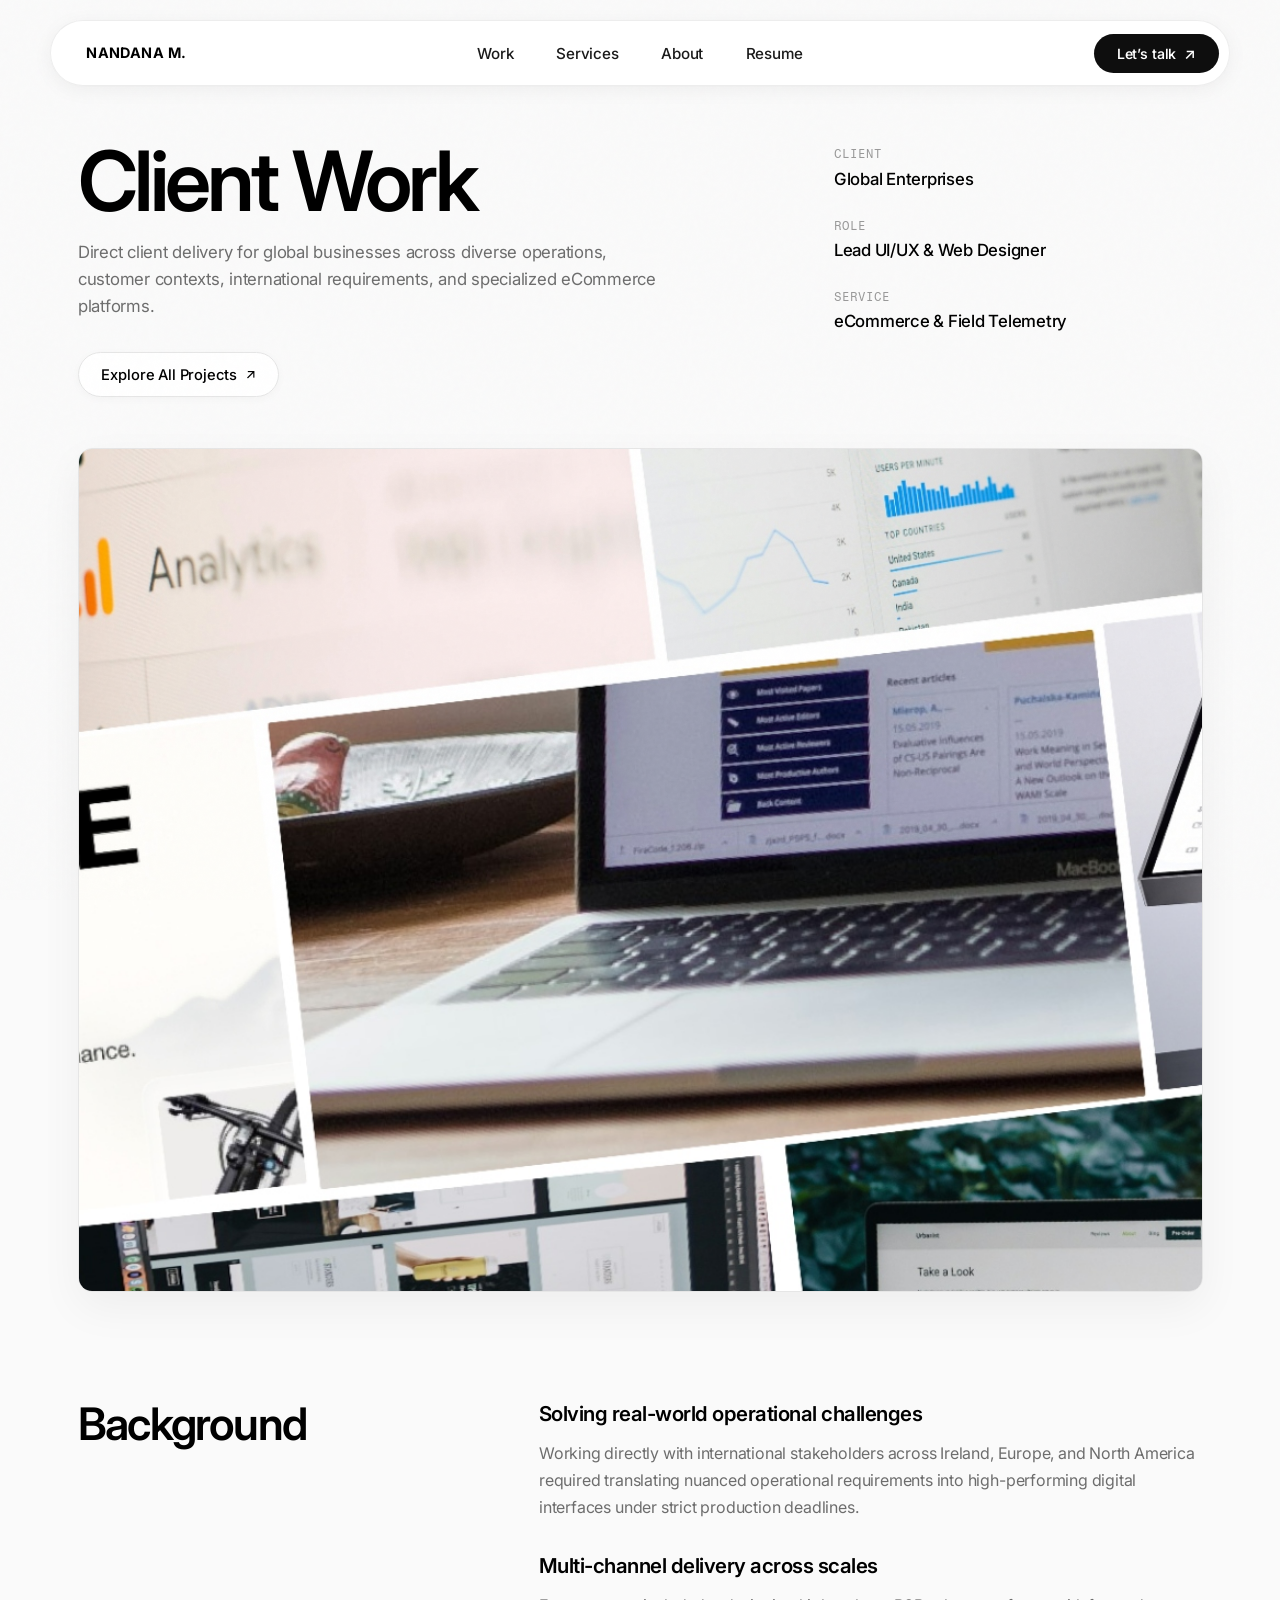
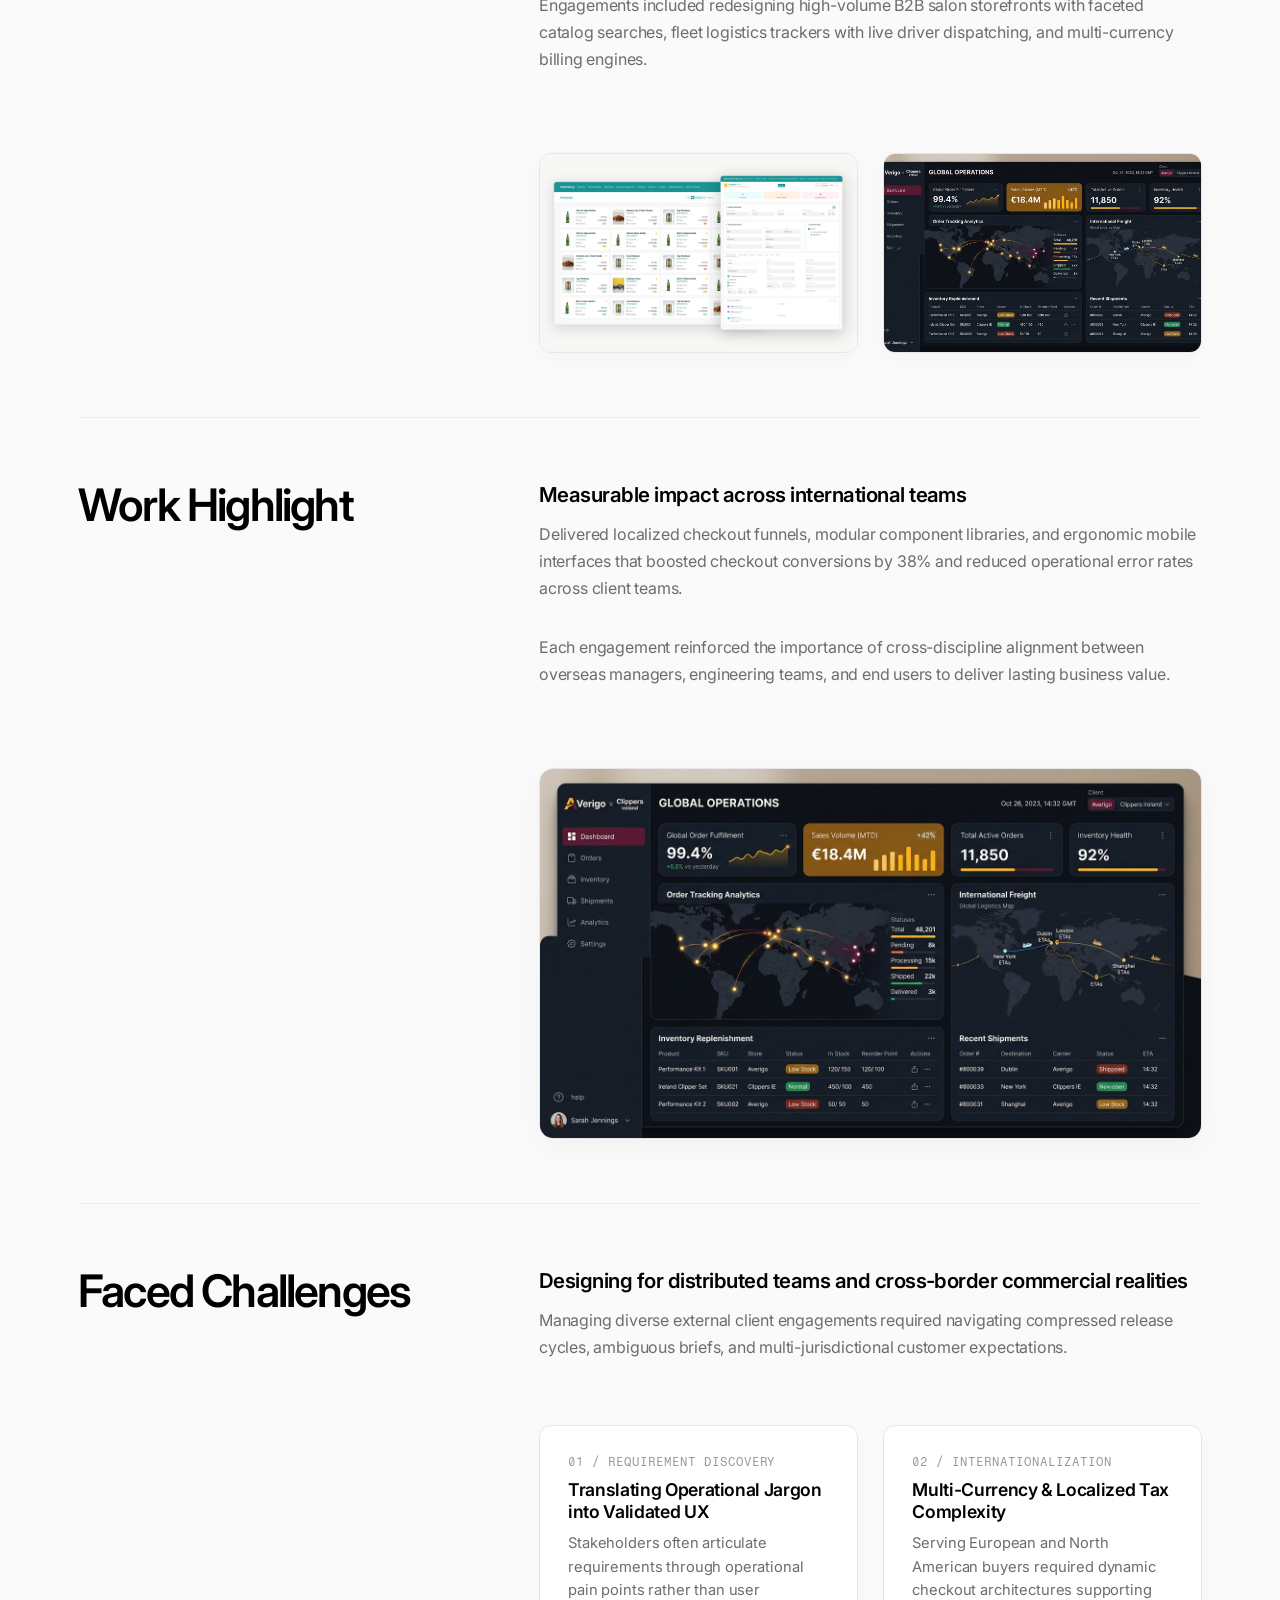
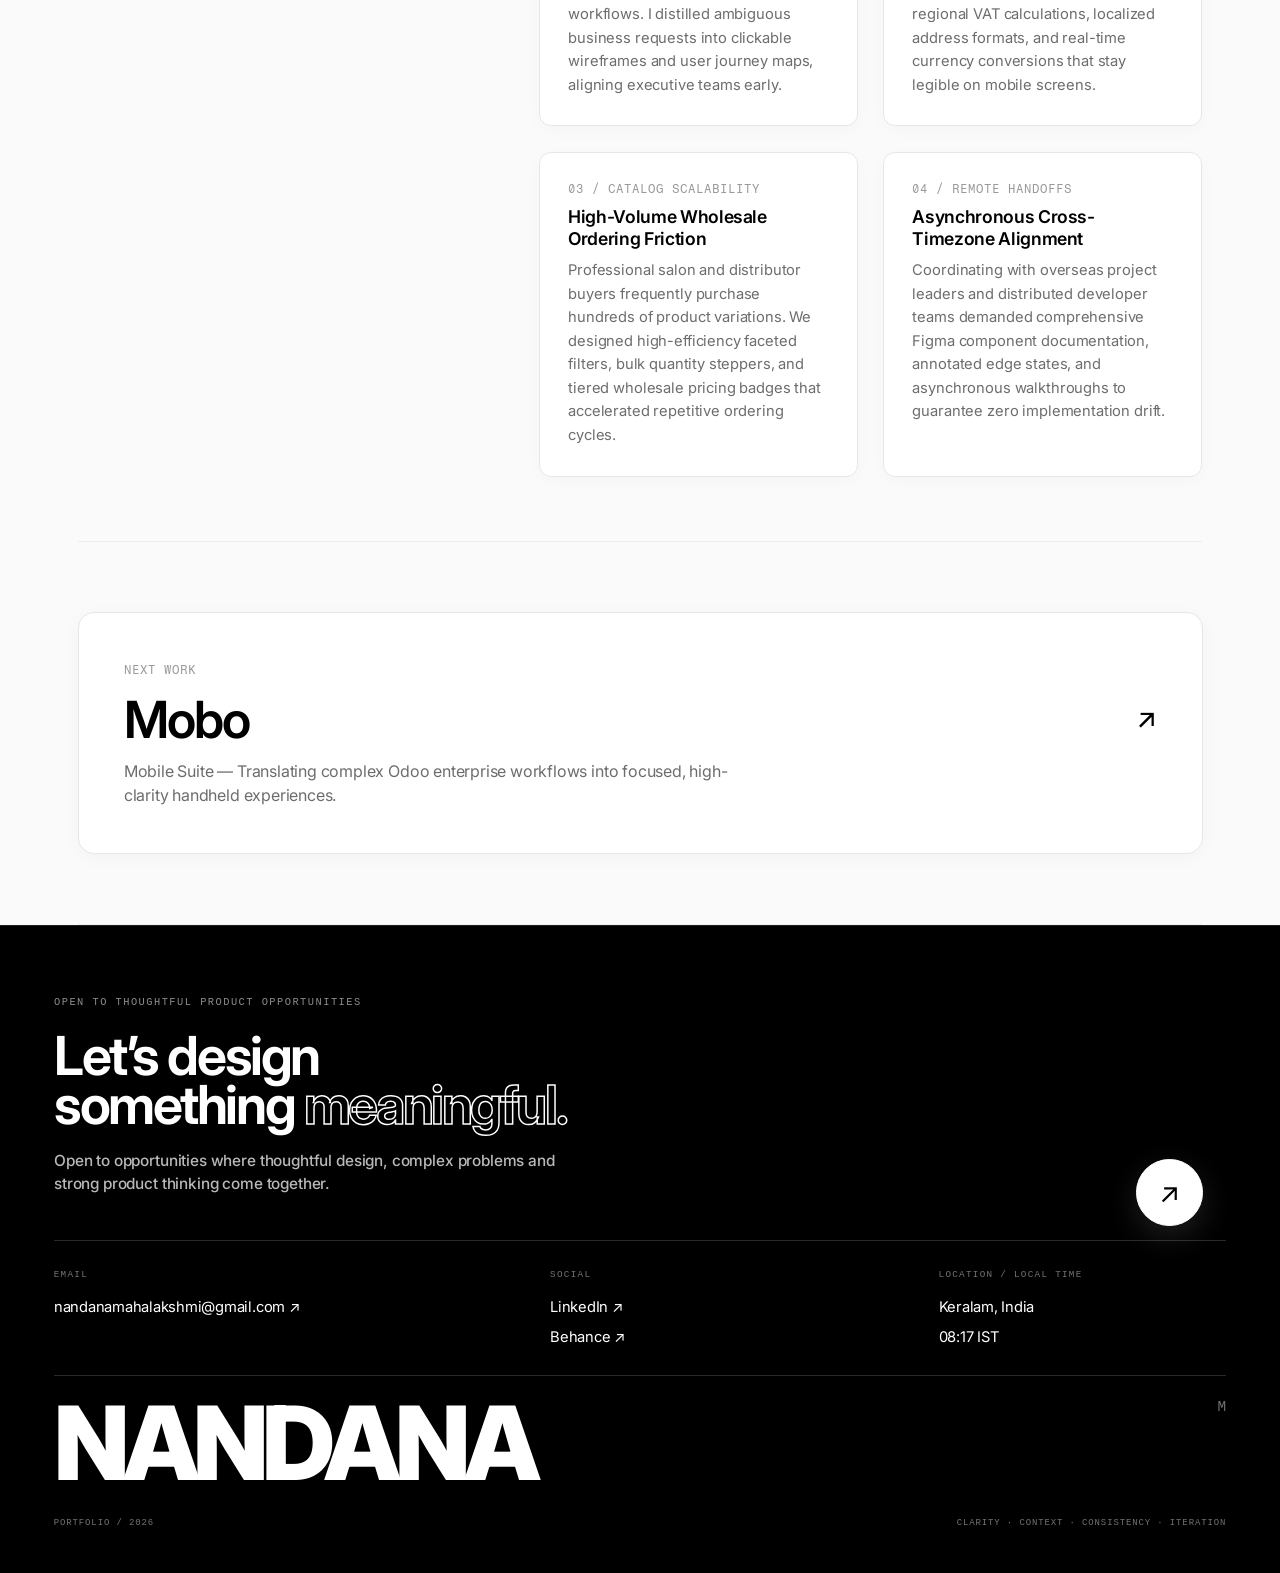
<file: client-work.html>
<!doctype html>
<html lang="en">
<head>
  <meta charset="UTF-8">
  <meta name="viewport" content="width=device-width, initial-scale=1.0">
  <meta name="description" content="Client Work Case Study — Direct Client Delivery for Global Businesses by Nandana M.">
  <meta name="theme-color" content="#fafafa">
  <title>Client Work — Nandana M</title>
  <link rel="preconnect" href="https://fonts.googleapis.com">
  <link rel="preconnect" href="https://fonts.gstatic.com" crossorigin>
  <link href="https://fonts.googleapis.com/css2?family=Fragment+Mono&amp;family=Inter:ital,opsz,wght@0,14..32,300..800;1,14..32,300..800&amp;display=swap" rel="stylesheet">
  <link rel="stylesheet" href="styles.css?v=2.3">
  <script src="assets/lenis.min.js" defer></script>
  <script src="script.js" defer></script>
</head>
<body>
  <div class="noise" aria-hidden="true"></div>
  <div class="cursor" aria-hidden="true"><span class="cursor-text">View</span></div>

  <!-- STICKY SITE HEADER -->
  <header class="site-header">
    <div class="site-brand-group">
      <a class="site-brand" href="index.html#home" aria-label="Nandana M — home">NANDANA M.</a>
    </div>
    <nav aria-label="Primary navigation">
      <a href="index.html#work" class="nav-link active"><span>Work</span></a>
      <a href="index.html#services" class="nav-link"><span>Services</span></a>
      <a href="index.html#about" class="nav-link"><span>About</span></a>
      <a href="index.html#experience" class="nav-link"><span>Resume</span></a>
    </nav>
    <div class="header-actions">
      <a class="header-contact" href="index.html#contact">Let’s talk <span>↗</span></a>
      <button class="menu-toggle" type="button" aria-label="Open menu" aria-expanded="false"><i></i><i></i></button>
    </div>
  </header>

  <!-- MOBILE MENU -->
  <div class="mobile-menu" aria-hidden="true">
    <nav aria-label="Mobile navigation">
      <a href="index.html#home"><small>00</small>Home</a>
      <a href="index.html#work"><small>01</small>Work</a>
      <a href="index.html#services"><small>02</small>Services</a>
      <a href="index.html#about"><small>03</small>About</a>
      <a href="index.html#experience"><small>04</small>Resume</a>
      <a href="index.html#contact"><small>05</small>Contact</a>
    </nav>
    <p>Product &amp; UI/UX Design</p>
  </div>

  <main class="velora-case-page">
    <!-- CASE HERO -->
    <section class="velora-case-hero">
      <div class="velora-hero-top-grid">
        <div class="velora-hero-intro-col">
          <h1 class="velora-case-title reveal">Client Work</h1>
          <p class="velora-case-lede reveal">Direct client delivery for global businesses across diverse operations, customer contexts, international requirements, and specialized eCommerce platforms.</p>
          
          <div class="velora-case-actions reveal">
            <a href="index.html#work" class="velora-live-btn">
              <span>Explore All Projects</span>
              <i>↗</i>
            </a>
          </div>
        </div>

        <div class="velora-hero-meta-col reveal">
          <div class="velora-hero-meta-item">
            <span class="meta-label">CLIENT</span>
            <span class="meta-value">Global Enterprises</span>
          </div>
          <div class="velora-hero-meta-item">
            <span class="meta-label">ROLE</span>
            <span class="meta-value">Lead UI/UX &amp; Web Designer</span>
          </div>
          <div class="velora-hero-meta-item">
            <span class="meta-label">SERVICE</span>
            <span class="meta-value">eCommerce &amp; Field Telemetry</span>
          </div>
        </div>
      </div>

      <div class="velora-hero-image-wrap reveal">
        <img src="assets/client-work-snippet-new.jpg" alt="Client Work Platforms and Telemetry Showcase" width="1600" height="1192">
      </div>
    </section>

    <!-- SECTION 1: BACKGROUND -->
    <section class="velora-case-section">
      <div class="velora-section-left">
        <h2 class="velora-section-heading reveal">Background</h2>
      </div>
      <div class="velora-section-right">
        <h3 class="velora-subheading reveal">Solving real-world operational challenges</h3>
        <p class="velora-paragraph reveal">Working directly with international stakeholders across Ireland, Europe, and North America required translating nuanced operational requirements into high-performing digital interfaces under strict production deadlines.</p>
        
        <h3 class="velora-subheading reveal">Multi-channel delivery across scales</h3>
        <p class="velora-paragraph reveal">Engagements included redesigning high-volume B2B salon storefronts with faceted catalog searches, fleet logistics trackers with live driver dispatching, and multi-currency billing engines.</p>

        <!-- 2-COL MEDIA GALLERY -->
        <div class="velora-media-gallery velora-gallery-2col reveal">
          <div class="velora-media-card">
            <img src="assets/averigo-snippet.jpg" alt="Averigo Field Service and Route Tracking" loading="lazy" width="800" height="600">
          </div>
          <div class="velora-media-card">
            <img src="assets/client-work-mockup.jpg" alt="Clippers Ireland Salon Storefront and Operations" loading="lazy" width="800" height="600">
          </div>
        </div>
      </div>
    </section>

    <!-- SECTION 2: WORK HIGHLIGHT -->
    <section class="velora-case-section">
      <div class="velora-section-left">
        <h2 class="velora-section-heading reveal">Work Highlight</h2>
      </div>
      <div class="velora-section-right">
        <h3 class="velora-subheading reveal">Measurable impact across international teams</h3>
        <p class="velora-paragraph reveal">Delivered localized checkout funnels, modular component libraries, and ergonomic mobile interfaces that boosted checkout conversions by 38% and reduced operational error rates across client teams.</p>
        <p class="velora-paragraph reveal">Each engagement reinforced the importance of cross-discipline alignment between overseas managers, engineering teams, and end users to deliver lasting business value.</p>

        <!-- FULL-WIDTH SHOWCASE MEDIA -->
        <div class="velora-media-full reveal">
          <img src="assets/client-work-mockup.jpg" alt="Client Delivery Multi-Platform Ecosystem Showcase" loading="lazy" width="1600" height="1000">
        </div>
      </div>
    </section>

    <!-- SECTION 3: FACED CHALLENGES -->
    <section class="velora-case-section">
      <div class="velora-section-left">
        <h2 class="velora-section-heading reveal">Faced Challenges</h2>
      </div>
      <div class="velora-section-right">
        <h3 class="velora-subheading reveal">Designing for distributed teams and cross-border commercial realities</h3>
        <p class="velora-paragraph reveal">Managing diverse external client engagements required navigating compressed release cycles, ambiguous briefs, and multi-jurisdictional customer expectations.</p>

        <div class="velora-challenges-list reveal">
          <!-- Challenge 01 -->
          <div class="velora-challenge-card">
            <span class="velora-challenge-num">01 / Requirement Discovery</span>
            <h4 class="velora-challenge-title">Translating Operational Jargon into Validated UX</h4>
            <p class="velora-challenge-desc">Stakeholders often articulate requirements through operational pain points rather than user workflows. I distilled ambiguous business requests into clickable wireframes and user journey maps, aligning executive teams early.</p>
          </div>

          <!-- Challenge 02 -->
          <div class="velora-challenge-card">
            <span class="velora-challenge-num">02 / Internationalization</span>
            <h4 class="velora-challenge-title">Multi-Currency &amp; Localized Tax Complexity</h4>
            <p class="velora-challenge-desc">Serving European and North American buyers required dynamic checkout architectures supporting regional VAT calculations, localized address formats, and real-time currency conversions that stay legible on mobile screens.</p>
          </div>

          <!-- Challenge 03 -->
          <div class="velora-challenge-card">
            <span class="velora-challenge-num">03 / Catalog Scalability</span>
            <h4 class="velora-challenge-title">High-Volume Wholesale Ordering Friction</h4>
            <p class="velora-challenge-desc">Professional salon and distributor buyers frequently purchase hundreds of product variations. We designed high-efficiency faceted filters, bulk quantity steppers, and tiered wholesale pricing badges that accelerated repetitive ordering cycles.</p>
          </div>

          <!-- Challenge 04 -->
          <div class="velora-challenge-card">
            <span class="velora-challenge-num">04 / Remote Handoffs</span>
            <h4 class="velora-challenge-title">Asynchronous Cross-Timezone Alignment</h4>
            <p class="velora-challenge-desc">Coordinating with overseas project leaders and distributed developer teams demanded comprehensive Figma component documentation, annotated edge states, and asynchronous walkthroughs to guarantee zero implementation drift.</p>
          </div>
        </div>
      </div>
    </section>

    <!-- NEXT WORK CARD -->
    <section class="velora-next-work-wrap">
      <a class="velora-next-card reveal" href="mobo.html" aria-label="Explore next project: Mobo Mobile Suite">
        <span class="velora-next-chip">NEXT WORK</span>
        <div class="velora-next-title-row">
          <h3 class="velora-next-title">Mobo</h3>
          <span class="velora-next-arrow">↗</span>
        </div>
        <p class="velora-next-desc">Mobile Suite — Translating complex Odoo enterprise workflows into focused, high-clarity handheld experiences.</p>
      </a>
    </section>
  </main>

  <!-- COMPACT MAIN FOOTER -->
  <footer class="footer subpage-footer" id="contact">
    <div class="footer-top">
      <p class="reveal">OPEN TO THOUGHTFUL PRODUCT OPPORTUNITIES</p>
      <h2 class="reveal">Let’s design<br>something <em>meaningful.</em></h2>
      <p class="footer-copy reveal">Open to opportunities where thoughtful design, complex problems and strong product thinking come together.</p>
      <a class="mail-button reveal" href="mailto:nandanamahalakshmi@gmail.com" aria-label="Email Nandana M">↗</a>
    </div>
    <div class="footer-grid">
      <div><small>EMAIL</small><a href="mailto:nandanamahalakshmi@gmail.com">nandanamahalakshmi@gmail.com ↗</a></div>
      <div><small>SOCIAL</small><a href="https://www.linkedin.com/in/nandana-m-75a548240/" target="_blank" rel="noreferrer">LinkedIn ↗</a><a href="https://www.behance.net/nandanam2" target="_blank" rel="noreferrer">Behance ↗</a></div>
      <div><small>LOCATION / LOCAL TIME</small><p>Keralam, India</p><p><span id="localTime">--:--</span> IST</p></div>
    </div>
    <div class="footer-name" aria-label="Nandana M">NANDANA<span>M</span></div>
    <div class="footer-note"><span>PORTFOLIO / 2026</span><span>CLARITY · CONTEXT · CONSISTENCY · ITERATION</span></div>
  </footer>
</body>
</html>
</file>
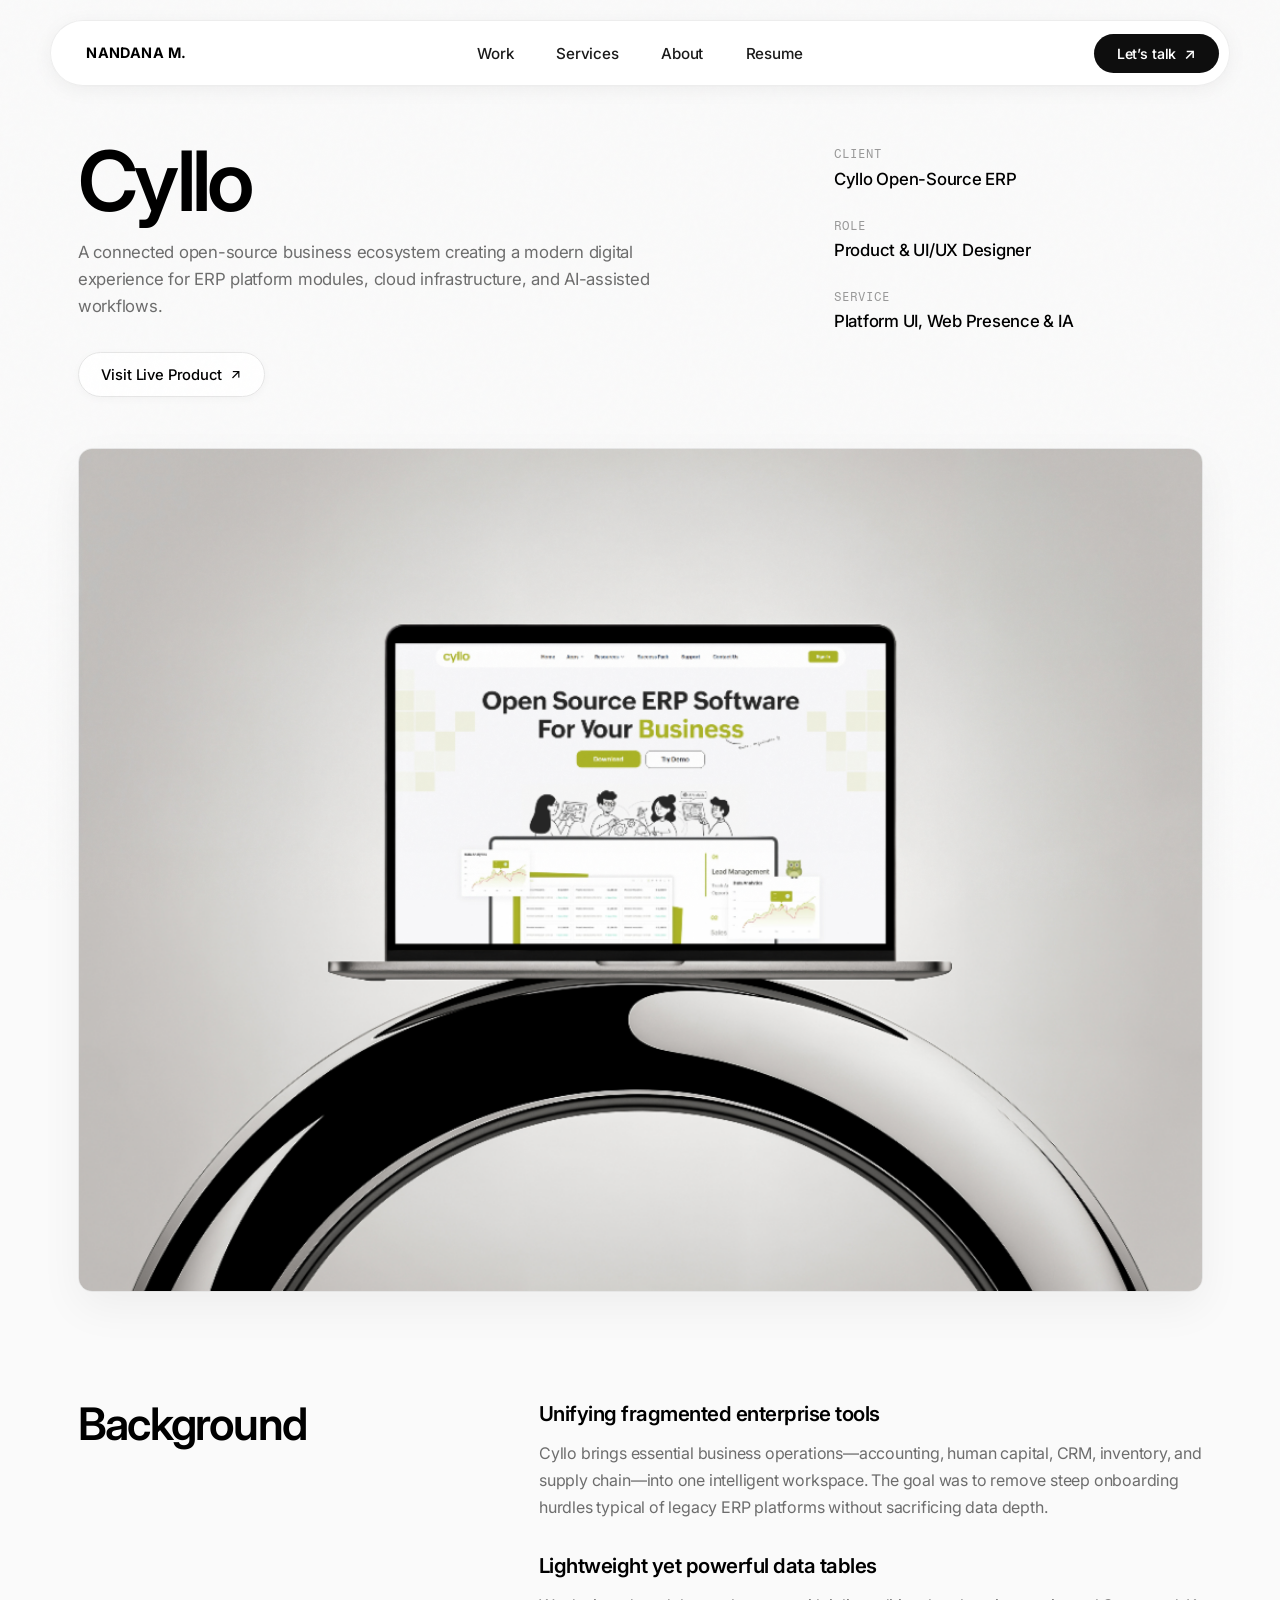
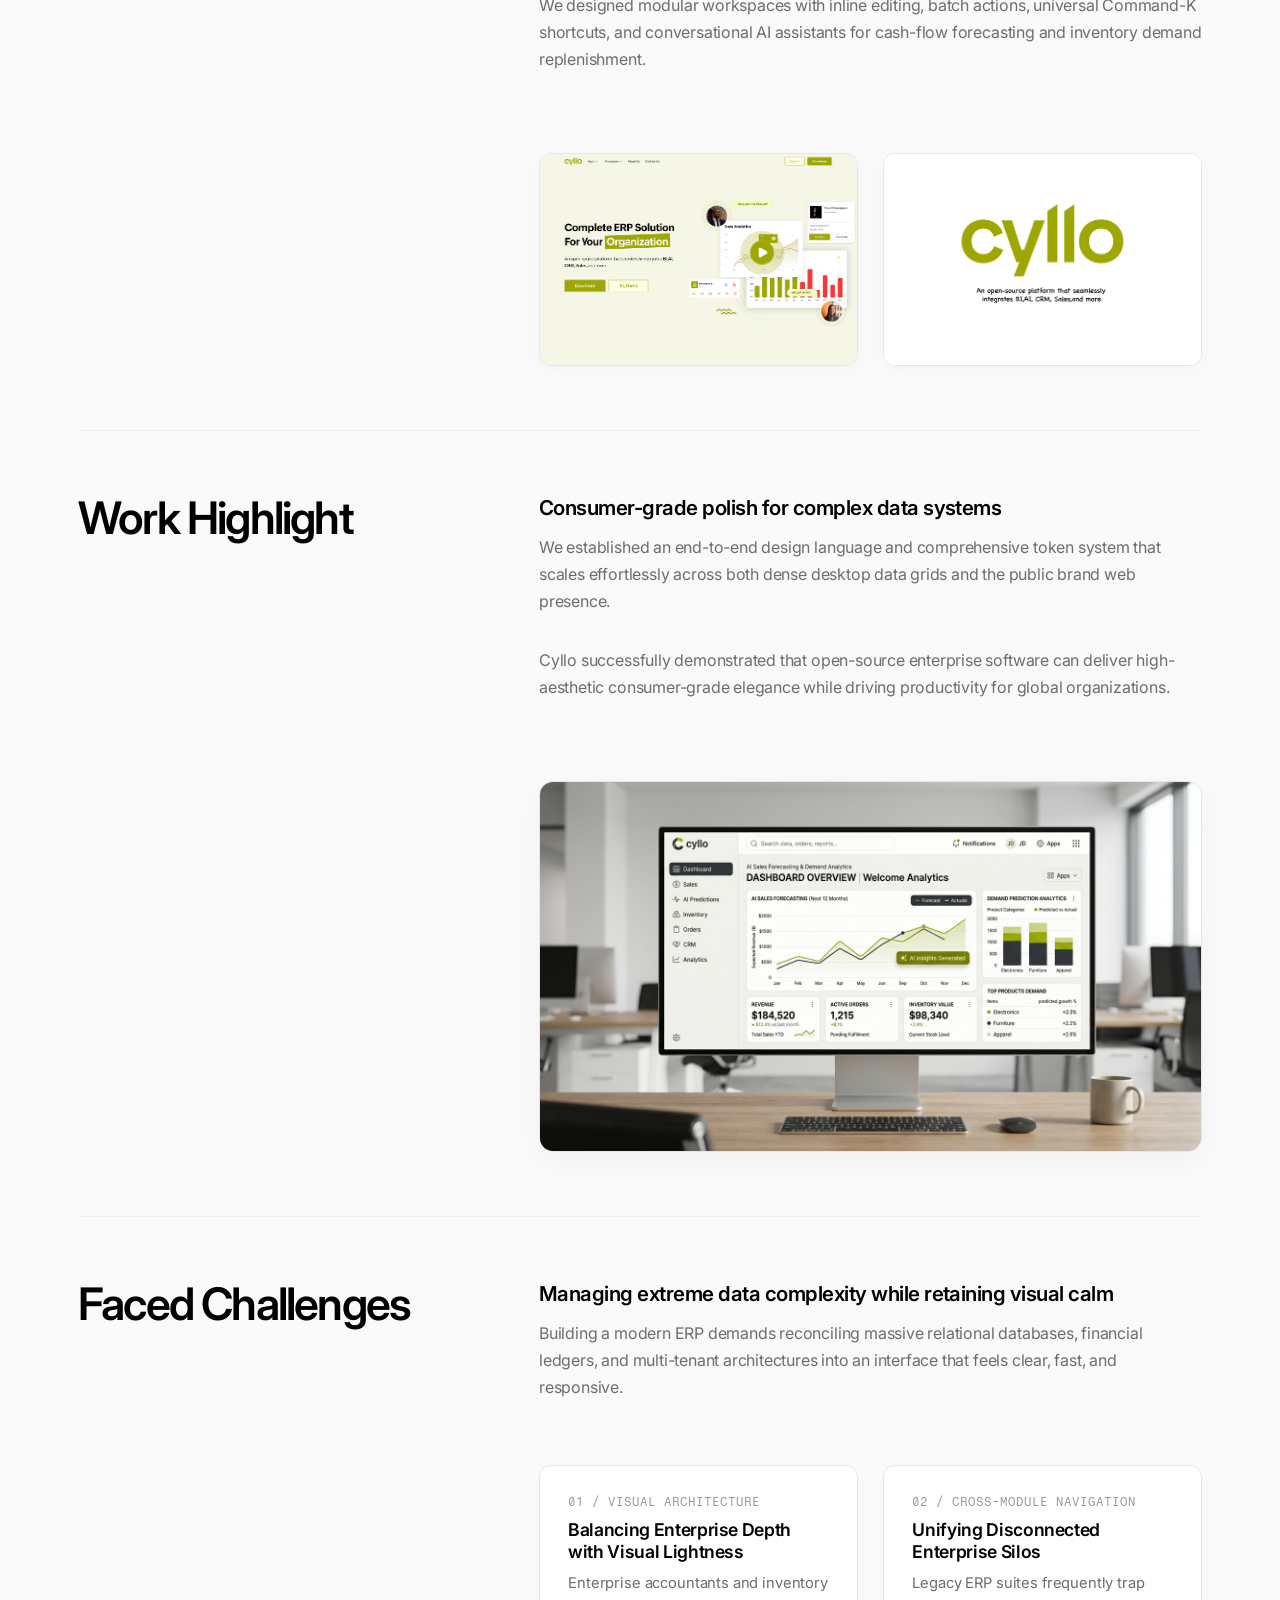
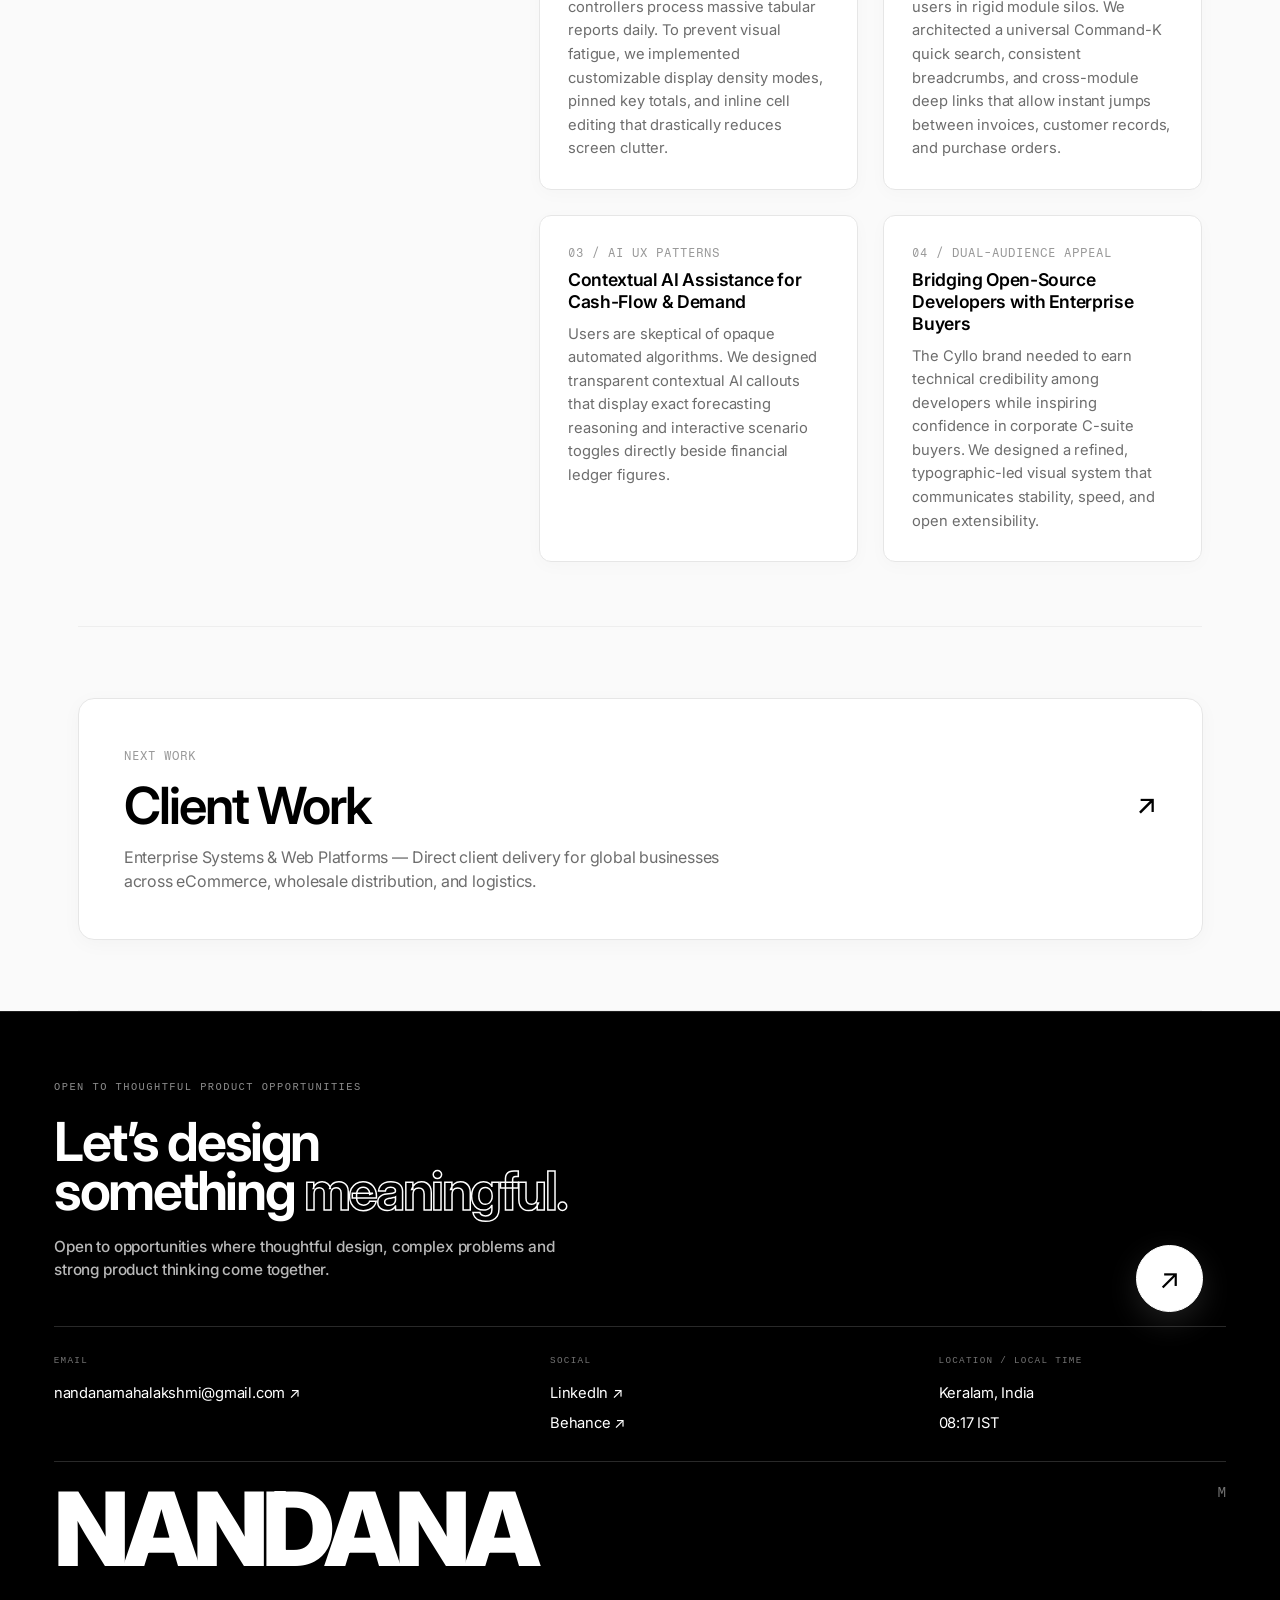
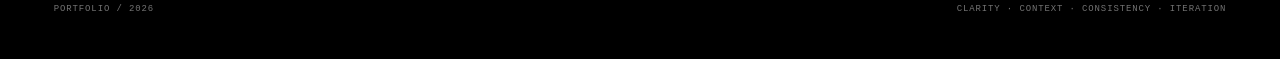
<file: cyllo.html>
<!doctype html>
<html lang="en">
<head>
  <meta charset="UTF-8">
  <meta name="viewport" content="width=device-width, initial-scale=1.0">
  <meta name="description" content="Cyllo Case Study — A Connected Open-Source Business Ecosystem by Nandana M.">
  <meta name="theme-color" content="#fafafa">
  <title>Cyllo — Nandana M</title>
  <link rel="preconnect" href="https://fonts.googleapis.com">
  <link rel="preconnect" href="https://fonts.gstatic.com" crossorigin>
  <link href="https://fonts.googleapis.com/css2?family=Fragment+Mono&amp;family=Inter:ital,opsz,wght@0,14..32,300..800;1,14..32,300..800&amp;display=swap" rel="stylesheet">
  <link rel="stylesheet" href="styles.css?v=2.3">
  <script src="assets/lenis.min.js" defer></script>
  <script src="script.js" defer></script>
</head>
<body>
  <div class="noise" aria-hidden="true"></div>
  <div class="cursor" aria-hidden="true"><span class="cursor-text">View</span></div>

  <!-- STICKY SITE HEADER -->
  <header class="site-header">
    <div class="site-brand-group">
      <a class="site-brand" href="index.html#home" aria-label="Nandana M — home">NANDANA M.</a>
    </div>
    <nav aria-label="Primary navigation">
      <a href="index.html#work" class="nav-link active"><span>Work</span></a>
      <a href="index.html#services" class="nav-link"><span>Services</span></a>
      <a href="index.html#about" class="nav-link"><span>About</span></a>
      <a href="index.html#experience" class="nav-link"><span>Resume</span></a>
    </nav>
    <div class="header-actions">
      <a class="header-contact" href="index.html#contact">Let’s talk <span>↗</span></a>
      <button class="menu-toggle" type="button" aria-label="Open menu" aria-expanded="false"><i></i><i></i></button>
    </div>
  </header>

  <!-- MOBILE MENU -->
  <div class="mobile-menu" aria-hidden="true">
    <nav aria-label="Mobile navigation">
      <a href="index.html#home"><small>00</small>Home</a>
      <a href="index.html#work"><small>01</small>Work</a>
      <a href="index.html#services"><small>02</small>Services</a>
      <a href="index.html#about"><small>03</small>About</a>
      <a href="index.html#experience"><small>04</small>Resume</a>
      <a href="index.html#contact"><small>05</small>Contact</a>
    </nav>
    <p>Product &amp; UI/UX Design</p>
  </div>

  <main class="velora-case-page">
    <!-- CASE HERO -->
    <section class="velora-case-hero">
      <div class="velora-hero-top-grid">
        <div class="velora-hero-intro-col">
          <h1 class="velora-case-title reveal">Cyllo</h1>
          <p class="velora-case-lede reveal">A connected open-source business ecosystem creating a modern digital experience for ERP platform modules, cloud infrastructure, and AI-assisted workflows.</p>
          
          <div class="velora-case-actions reveal">
            <a href="https://cyllo.com/" target="_blank" rel="noopener" class="velora-live-btn">
              <span>Visit Live Product</span>
              <i>↗</i>
            </a>
          </div>
        </div>

        <div class="velora-hero-meta-col reveal">
          <div class="velora-hero-meta-item">
            <span class="meta-label">CLIENT</span>
            <span class="meta-value">Cyllo Open-Source ERP</span>
          </div>
          <div class="velora-hero-meta-item">
            <span class="meta-label">ROLE</span>
            <span class="meta-value">Product &amp; UI/UX Designer</span>
          </div>
          <div class="velora-hero-meta-item">
            <span class="meta-label">SERVICE</span>
            <span class="meta-value">Platform UI, Web Presence &amp; IA</span>
          </div>
        </div>
      </div>

      <div class="velora-hero-image-wrap reveal">
        <img src="assets/cyllo-snippet-new.png" alt="Cyllo Open-Source ERP Platform Preview" width="1600" height="1192">
      </div>
    </section>

    <!-- SECTION 1: BACKGROUND -->
    <section class="velora-case-section">
      <div class="velora-section-left">
        <h2 class="velora-section-heading reveal">Background</h2>
      </div>
      <div class="velora-section-right">
        <h3 class="velora-subheading reveal">Unifying fragmented enterprise tools</h3>
        <p class="velora-paragraph reveal">Cyllo brings essential business operations—accounting, human capital, CRM, inventory, and supply chain—into one intelligent workspace. The goal was to remove steep onboarding hurdles typical of legacy ERP platforms without sacrificing data depth.</p>
        
        <h3 class="velora-subheading reveal">Lightweight yet powerful data tables</h3>
        <p class="velora-paragraph reveal">We designed modular workspaces with inline editing, batch actions, universal Command-K shortcuts, and conversational AI assistants for cash-flow forecasting and inventory demand replenishment.</p>

        <!-- 2-COL MEDIA GALLERY -->
        <div class="velora-media-gallery velora-gallery-2col reveal">
          <div class="velora-media-card">
            <img src="assets/cyllo-home.png" alt="Cyllo Financial Accounting and Ledger Overview" loading="lazy" width="800" height="600">
          </div>
          <div class="velora-media-card">
            <img src="assets/cyllo-project.png" alt="Cyllo Project Management and Kanban Workspace" loading="lazy" width="800" height="600">
          </div>
        </div>
      </div>
    </section>

    <!-- SECTION 2: WORK HIGHLIGHT -->
    <section class="velora-case-section">
      <div class="velora-section-left">
        <h2 class="velora-section-heading reveal">Work Highlight</h2>
      </div>
      <div class="velora-section-right">
        <h3 class="velora-subheading reveal">Consumer-grade polish for complex data systems</h3>
        <p class="velora-paragraph reveal">We established an end-to-end design language and comprehensive token system that scales effortlessly across both dense desktop data grids and the public brand web presence.</p>
        <p class="velora-paragraph reveal">Cyllo successfully demonstrated that open-source enterprise software can deliver high-aesthetic consumer-grade elegance while driving productivity for global organizations.</p>

        <!-- FULL-WIDTH SHOWCASE MEDIA -->
        <div class="velora-media-full reveal">
          <img src="assets/cyllo-mockup.jpg" alt="Cyllo Cloud ERP Platform Ecosystem Mockup" loading="lazy" width="1600" height="1000">
        </div>
      </div>
    </section>

    <!-- SECTION 3: FACED CHALLENGES -->
    <section class="velora-case-section">
      <div class="velora-section-left">
        <h2 class="velora-section-heading reveal">Faced Challenges</h2>
      </div>
      <div class="velora-section-right">
        <h3 class="velora-subheading reveal">Managing extreme data complexity while retaining visual calm</h3>
        <p class="velora-paragraph reveal">Building a modern ERP demands reconciling massive relational databases, financial ledgers, and multi-tenant architectures into an interface that feels clear, fast, and responsive.</p>

        <div class="velora-challenges-list reveal">
          <!-- Challenge 01 -->
          <div class="velora-challenge-card">
            <span class="velora-challenge-num">01 / Visual Architecture</span>
            <h4 class="velora-challenge-title">Balancing Enterprise Depth with Visual Lightness</h4>
            <p class="velora-challenge-desc">Enterprise accountants and inventory controllers process massive tabular reports daily. To prevent visual fatigue, we implemented customizable display density modes, pinned key totals, and inline cell editing that drastically reduces screen clutter.</p>
          </div>

          <!-- Challenge 02 -->
          <div class="velora-challenge-card">
            <span class="velora-challenge-num">02 / Cross-Module Navigation</span>
            <h4 class="velora-challenge-title">Unifying Disconnected Enterprise Silos</h4>
            <p class="velora-challenge-desc">Legacy ERP suites frequently trap users in rigid module silos. We architected a universal Command-K quick search, consistent breadcrumbs, and cross-module deep links that allow instant jumps between invoices, customer records, and purchase orders.</p>
          </div>

          <!-- Challenge 03 -->
          <div class="velora-challenge-card">
            <span class="velora-challenge-num">03 / AI UX Patterns</span>
            <h4 class="velora-challenge-title">Contextual AI Assistance for Cash-Flow &amp; Demand</h4>
            <p class="velora-challenge-desc">Users are skeptical of opaque automated algorithms. We designed transparent contextual AI callouts that display exact forecasting reasoning and interactive scenario toggles directly beside financial ledger figures.</p>
          </div>

          <!-- Challenge 04 -->
          <div class="velora-challenge-card">
            <span class="velora-challenge-num">04 / Dual-Audience Appeal</span>
            <h4 class="velora-challenge-title">Bridging Open-Source Developers with Enterprise Buyers</h4>
            <p class="velora-challenge-desc">The Cyllo brand needed to earn technical credibility among developers while inspiring confidence in corporate C-suite buyers. We designed a refined, typographic-led visual system that communicates stability, speed, and open extensibility.</p>
          </div>
        </div>
      </div>
    </section>

    <!-- NEXT WORK CARD -->
    <section class="velora-next-work-wrap">
      <a class="velora-next-card reveal" href="client-work.html" aria-label="Explore next project: Direct Client Delivery Systems">
        <span class="velora-next-chip">NEXT WORK</span>
        <div class="velora-next-title-row">
          <h3 class="velora-next-title">Client Work</h3>
          <span class="velora-next-arrow">↗</span>
        </div>
        <p class="velora-next-desc">Enterprise Systems &amp; Web Platforms — Direct client delivery for global businesses across eCommerce, wholesale distribution, and logistics.</p>
      </a>
    </section>
  </main>

  <!-- COMPACT MAIN FOOTER -->
  <footer class="footer subpage-footer" id="contact">
    <div class="footer-top">
      <p class="reveal">OPEN TO THOUGHTFUL PRODUCT OPPORTUNITIES</p>
      <h2 class="reveal">Let’s design<br>something <em>meaningful.</em></h2>
      <p class="footer-copy reveal">Open to opportunities where thoughtful design, complex problems and strong product thinking come together.</p>
      <a class="mail-button reveal" href="mailto:nandanamahalakshmi@gmail.com" aria-label="Email Nandana M">↗</a>
    </div>
    <div class="footer-grid">
      <div><small>EMAIL</small><a href="mailto:nandanamahalakshmi@gmail.com">nandanamahalakshmi@gmail.com ↗</a></div>
      <div><small>SOCIAL</small><a href="https://www.linkedin.com/in/nandana-m-75a548240/" target="_blank" rel="noreferrer">LinkedIn ↗</a><a href="https://www.behance.net/nandanam2" target="_blank" rel="noreferrer">Behance ↗</a></div>
      <div><small>LOCATION / LOCAL TIME</small><p>Keralam, India</p><p><span id="localTime">--:--</span> IST</p></div>
    </div>
    <div class="footer-name" aria-label="Nandana M">NANDANA<span>M</span></div>
    <div class="footer-note"><span>PORTFOLIO / 2026</span><span>CLARITY · CONTEXT · CONSISTENCY · ITERATION</span></div>
  </footer>
</body>
</html>
</file>
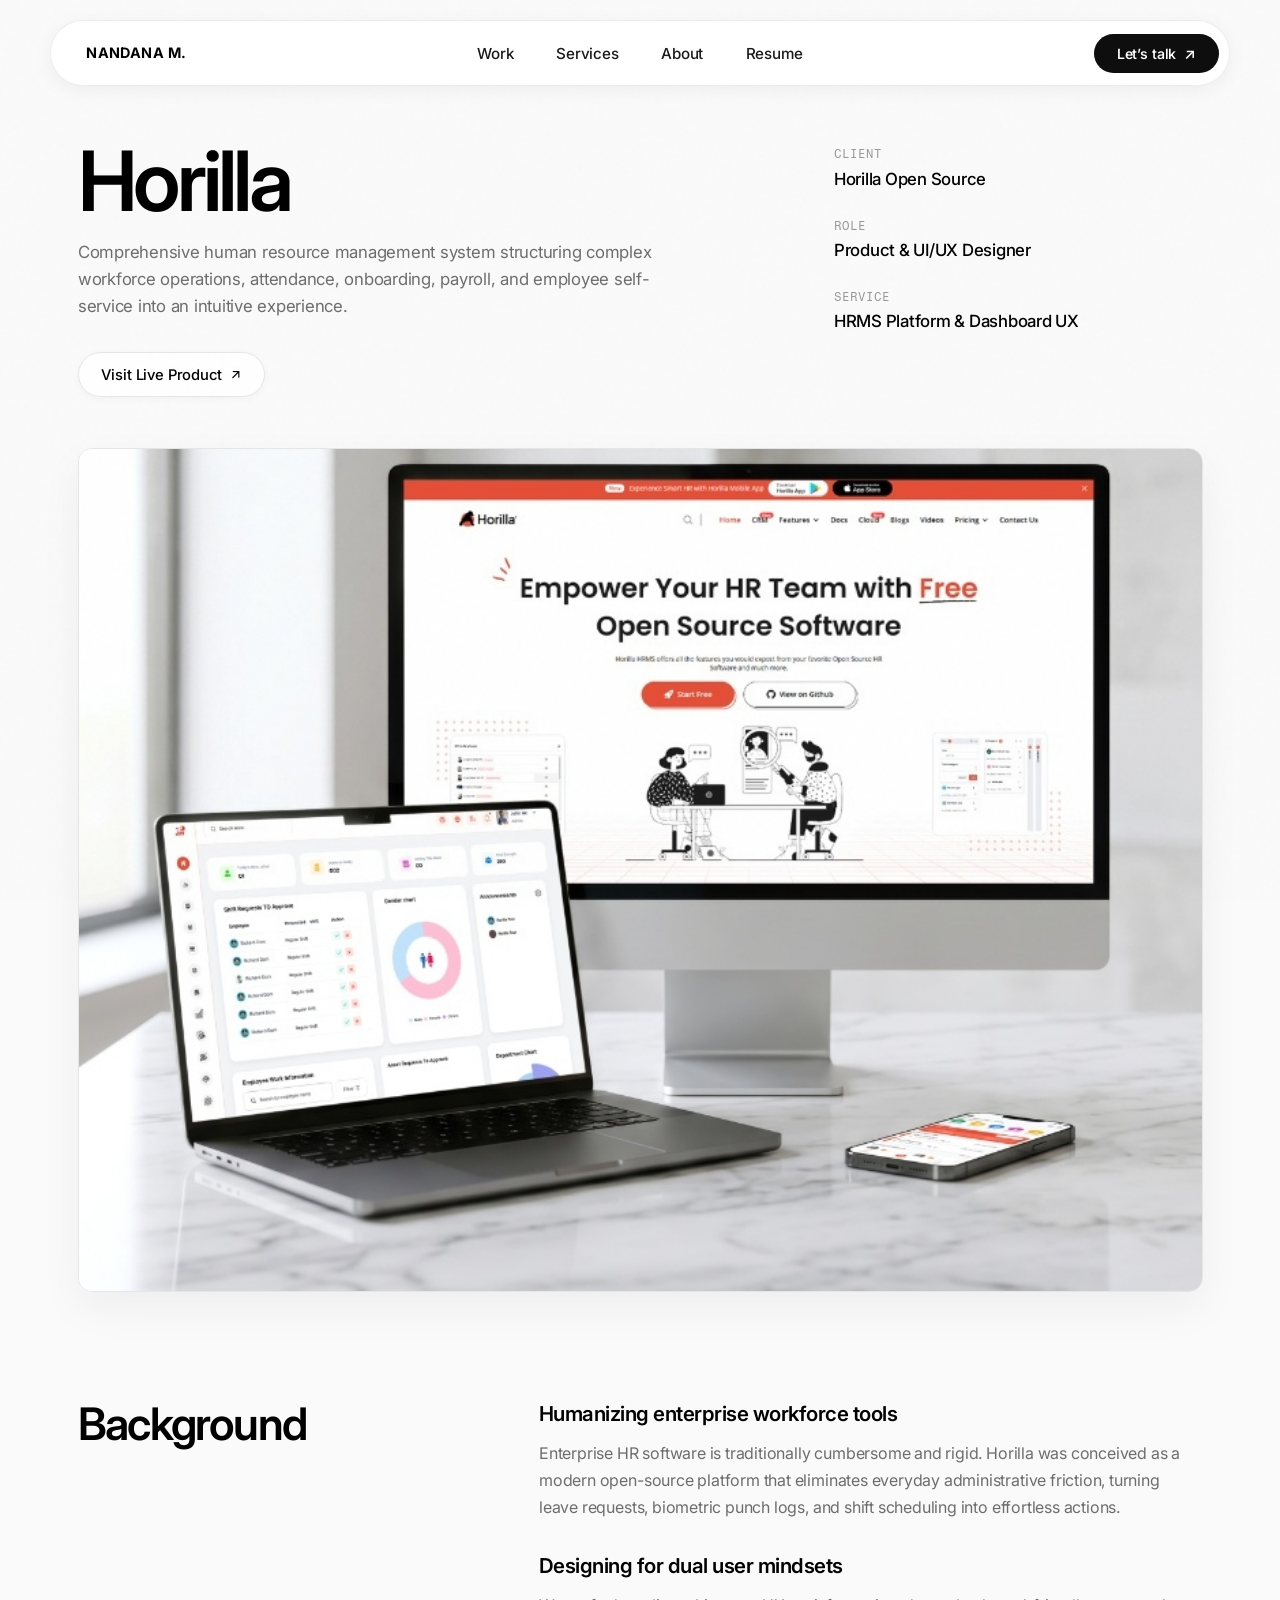
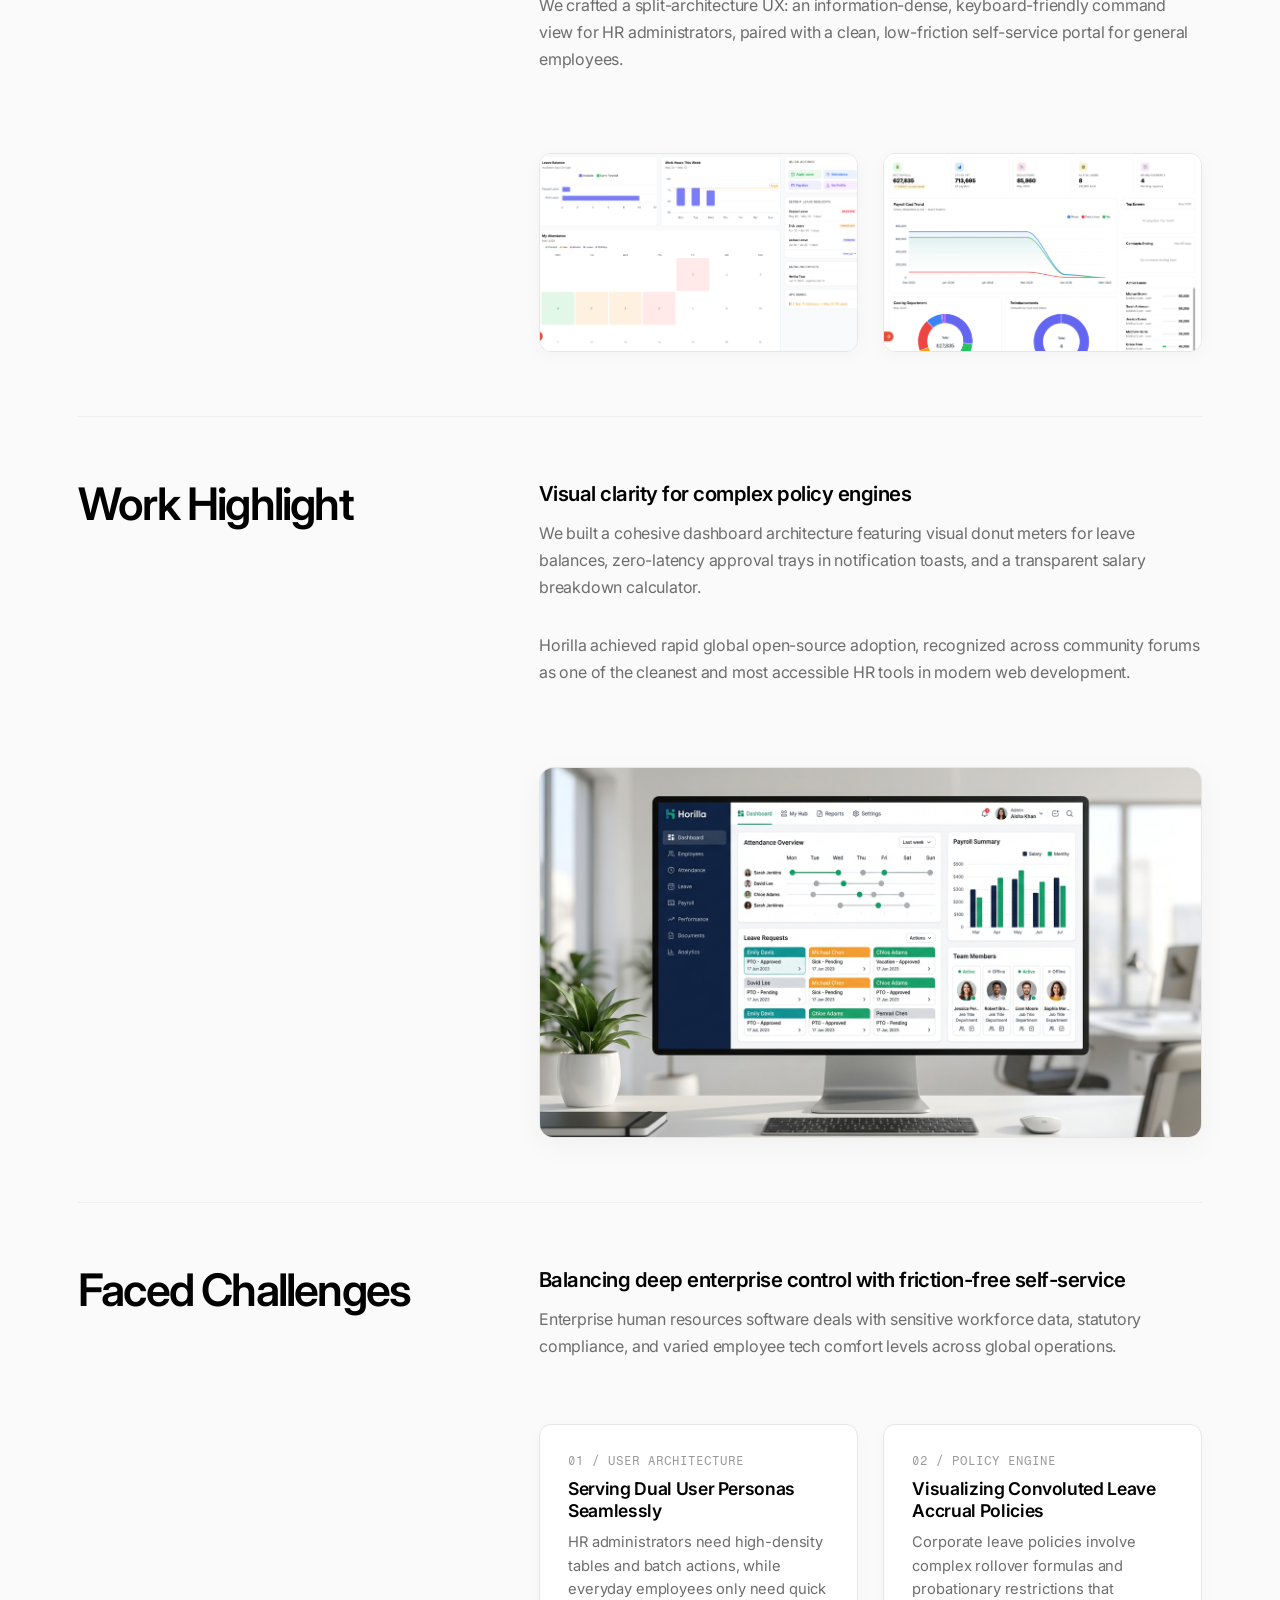
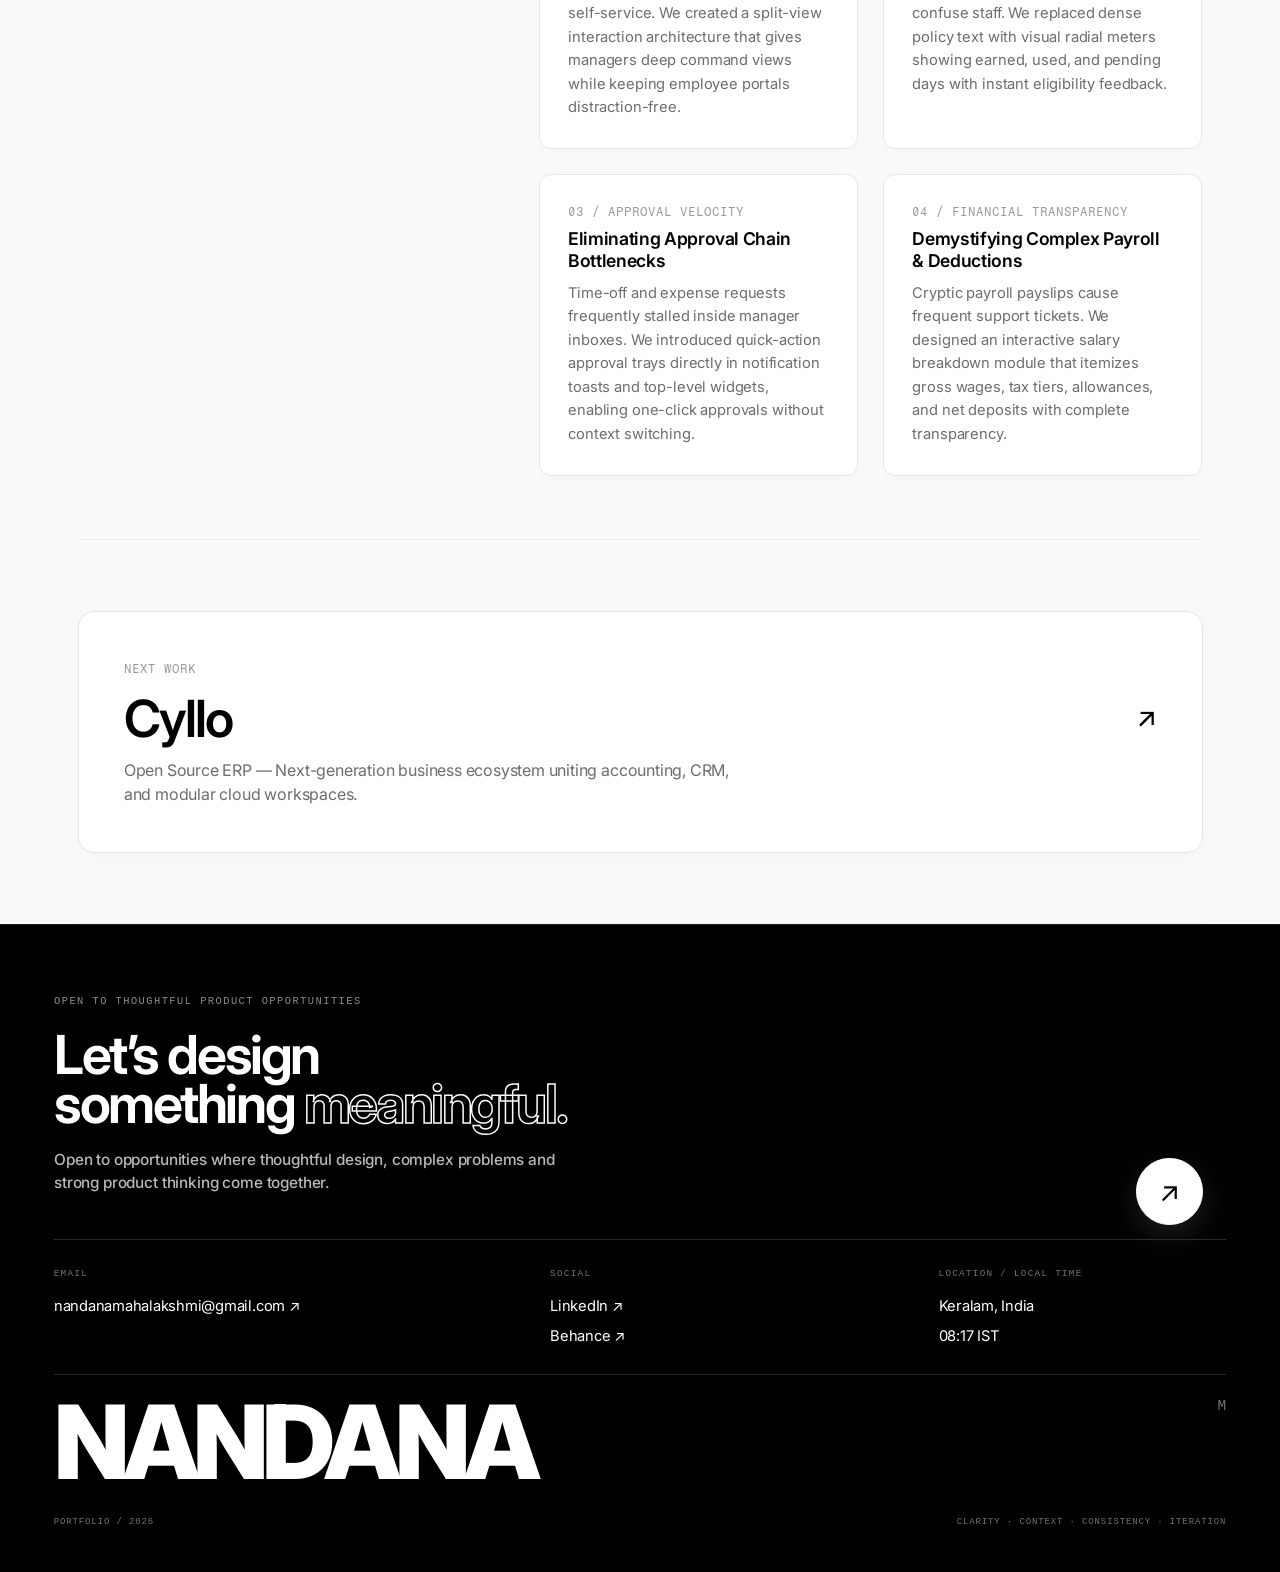
<file: horilla.html>
<!doctype html>
<html lang="en">
<head>
  <meta charset="UTF-8">
  <meta name="viewport" content="width=device-width, initial-scale=1.0">
  <meta name="description" content="Horilla Case Study — Next-Generation Open Source HR Software by Nandana M.">
  <meta name="theme-color" content="#fafafa">
  <title>Horilla — Nandana M</title>
  <link rel="preconnect" href="https://fonts.googleapis.com">
  <link rel="preconnect" href="https://fonts.gstatic.com" crossorigin>
  <link href="https://fonts.googleapis.com/css2?family=Fragment+Mono&amp;family=Inter:ital,opsz,wght@0,14..32,300..800;1,14..32,300..800&amp;display=swap" rel="stylesheet">
  <link rel="stylesheet" href="styles.css?v=2.3">
  <script src="assets/lenis.min.js" defer></script>
  <script src="script.js" defer></script>
</head>
<body>
  <div class="noise" aria-hidden="true"></div>
  <div class="cursor" aria-hidden="true"><span class="cursor-text">View</span></div>

  <!-- STICKY SITE HEADER -->
  <header class="site-header">
    <div class="site-brand-group">
      <a class="site-brand" href="index.html#home" aria-label="Nandana M — home">NANDANA M.</a>
    </div>
    <nav aria-label="Primary navigation">
      <a href="index.html#work" class="nav-link active"><span>Work</span></a>
      <a href="index.html#services" class="nav-link"><span>Services</span></a>
      <a href="index.html#about" class="nav-link"><span>About</span></a>
      <a href="index.html#experience" class="nav-link"><span>Resume</span></a>
    </nav>
    <div class="header-actions">
      <a class="header-contact" href="index.html#contact">Let’s talk <span>↗</span></a>
      <button class="menu-toggle" type="button" aria-label="Open menu" aria-expanded="false"><i></i><i></i></button>
    </div>
  </header>

  <!-- MOBILE MENU -->
  <div class="mobile-menu" aria-hidden="true">
    <nav aria-label="Mobile navigation">
      <a href="index.html#home"><small>00</small>Home</a>
      <a href="index.html#work"><small>01</small>Work</a>
      <a href="index.html#services"><small>02</small>Services</a>
      <a href="index.html#about"><small>03</small>About</a>
      <a href="index.html#experience"><small>04</small>Resume</a>
      <a href="index.html#contact"><small>05</small>Contact</a>
    </nav>
    <p>Product &amp; UI/UX Design</p>
  </div>

  <main class="velora-case-page">
    <!-- CASE HERO -->
    <section class="velora-case-hero">
      <div class="velora-hero-top-grid">
        <div class="velora-hero-intro-col">
          <h1 class="velora-case-title reveal">Horilla</h1>
          <p class="velora-case-lede reveal">Comprehensive human resource management system structuring complex workforce operations, attendance, onboarding, payroll, and employee self-service into an intuitive experience.</p>
          
          <div class="velora-case-actions reveal">
            <a href="https://www.horilla.com/" target="_blank" rel="noopener" class="velora-live-btn">
              <span>Visit Live Product</span>
              <i>↗</i>
            </a>
          </div>
        </div>

        <div class="velora-hero-meta-col reveal">
          <div class="velora-hero-meta-item">
            <span class="meta-label">CLIENT</span>
            <span class="meta-value">Horilla Open Source</span>
          </div>
          <div class="velora-hero-meta-item">
            <span class="meta-label">ROLE</span>
            <span class="meta-value">Product &amp; UI/UX Designer</span>
          </div>
          <div class="velora-hero-meta-item">
            <span class="meta-label">SERVICE</span>
            <span class="meta-value">HRMS Platform &amp; Dashboard UX</span>
          </div>
        </div>
      </div>

      <div class="velora-hero-image-wrap reveal">
        <img src="assets/horilla-snippet-cropped.jpg" alt="Horilla HR Management Platform UI Preview" width="1600" height="1192">
      </div>
    </section>

    <!-- SECTION 1: BACKGROUND -->
    <section class="velora-case-section">
      <div class="velora-section-left">
        <h2 class="velora-section-heading reveal">Background</h2>
      </div>
      <div class="velora-section-right">
        <h3 class="velora-subheading reveal">Humanizing enterprise workforce tools</h3>
        <p class="velora-paragraph reveal">Enterprise HR software is traditionally cumbersome and rigid. Horilla was conceived as a modern open-source platform that eliminates everyday administrative friction, turning leave requests, biometric punch logs, and shift scheduling into effortless actions.</p>
        
        <h3 class="velora-subheading reveal">Designing for dual user mindsets</h3>
        <p class="velora-paragraph reveal">We crafted a split-architecture UX: an information-dense, keyboard-friendly command view for HR administrators, paired with a clean, low-friction self-service portal for general employees.</p>

        <!-- 2-COL MEDIA GALLERY -->
        <div class="velora-media-gallery velora-gallery-2col reveal">
          <div class="velora-media-card">
            <img src="assets/horilla-employee.png" alt="Horilla Employee Lifecycle Directory" loading="lazy" width="800" height="600">
          </div>
          <div class="velora-media-card">
            <img src="assets/horilla-payroll.png" alt="Horilla Automated Payroll and Salary Structure" loading="lazy" width="800" height="600">
          </div>
        </div>
      </div>
    </section>

    <!-- SECTION 2: WORK HIGHLIGHT -->
    <section class="velora-case-section">
      <div class="velora-section-left">
        <h2 class="velora-section-heading reveal">Work Highlight</h2>
      </div>
      <div class="velora-section-right">
        <h3 class="velora-subheading reveal">Visual clarity for complex policy engines</h3>
        <p class="velora-paragraph reveal">We built a cohesive dashboard architecture featuring visual donut meters for leave balances, zero-latency approval trays in notification toasts, and a transparent salary breakdown calculator.</p>
        <p class="velora-paragraph reveal">Horilla achieved rapid global open-source adoption, recognized across community forums as one of the cleanest and most accessible HR tools in modern web development.</p>

        <!-- FULL-WIDTH SHOWCASE MEDIA -->
        <div class="velora-media-full reveal">
          <img src="assets/horilla-mockup.jpg" alt="Horilla Multi-Device Workspace Showcase Mockup" loading="lazy" width="1600" height="1000">
        </div>
      </div>
    </section>

    <!-- SECTION 3: FACED CHALLENGES -->
    <section class="velora-case-section">
      <div class="velora-section-left">
        <h2 class="velora-section-heading reveal">Faced Challenges</h2>
      </div>
      <div class="velora-section-right">
        <h3 class="velora-subheading reveal">Balancing deep enterprise control with friction-free self-service</h3>
        <p class="velora-paragraph reveal">Enterprise human resources software deals with sensitive workforce data, statutory compliance, and varied employee tech comfort levels across global operations.</p>

        <div class="velora-challenges-list reveal">
          <!-- Challenge 01 -->
          <div class="velora-challenge-card">
            <span class="velora-challenge-num">01 / User Architecture</span>
            <h4 class="velora-challenge-title">Serving Dual User Personas Seamlessly</h4>
            <p class="velora-challenge-desc">HR administrators need high-density tables and batch actions, while everyday employees only need quick self-service. We created a split-view interaction architecture that gives managers deep command views while keeping employee portals distraction-free.</p>
          </div>

          <!-- Challenge 02 -->
          <div class="velora-challenge-card">
            <span class="velora-challenge-num">02 / Policy Engine</span>
            <h4 class="velora-challenge-title">Visualizing Convoluted Leave Accrual Policies</h4>
            <p class="velora-challenge-desc">Corporate leave policies involve complex rollover formulas and probationary restrictions that confuse staff. We replaced dense policy text with visual radial meters showing earned, used, and pending days with instant eligibility feedback.</p>
          </div>

          <!-- Challenge 03 -->
          <div class="velora-challenge-card">
            <span class="velora-challenge-num">03 / Approval Velocity</span>
            <h4 class="velora-challenge-title">Eliminating Approval Chain Bottlenecks</h4>
            <p class="velora-challenge-desc">Time-off and expense requests frequently stalled inside manager inboxes. We introduced quick-action approval trays directly in notification toasts and top-level widgets, enabling one-click approvals without context switching.</p>
          </div>

          <!-- Challenge 04 -->
          <div class="velora-challenge-card">
            <span class="velora-challenge-num">04 / Financial Transparency</span>
            <h4 class="velora-challenge-title">Demystifying Complex Payroll &amp; Deductions</h4>
            <p class="velora-challenge-desc">Cryptic payroll payslips cause frequent support tickets. We designed an interactive salary breakdown module that itemizes gross wages, tax tiers, allowances, and net deposits with complete transparency.</p>
          </div>
        </div>
      </div>
    </section>

    <!-- NEXT WORK CARD -->
    <section class="velora-next-work-wrap">
      <a class="velora-next-card reveal" href="cyllo.html" aria-label="Explore next project: Cyllo Open Source ERP">
        <span class="velora-next-chip">NEXT WORK</span>
        <div class="velora-next-title-row">
          <h3 class="velora-next-title">Cyllo</h3>
          <span class="velora-next-arrow">↗</span>
        </div>
        <p class="velora-next-desc">Open Source ERP — Next-generation business ecosystem uniting accounting, CRM, and modular cloud workspaces.</p>
      </a>
    </section>
  </main>

  <!-- COMPACT MAIN FOOTER -->
  <footer class="footer subpage-footer" id="contact">
    <div class="footer-top">
      <p class="reveal">OPEN TO THOUGHTFUL PRODUCT OPPORTUNITIES</p>
      <h2 class="reveal">Let’s design<br>something <em>meaningful.</em></h2>
      <p class="footer-copy reveal">Open to opportunities where thoughtful design, complex problems and strong product thinking come together.</p>
      <a class="mail-button reveal" href="mailto:nandanamahalakshmi@gmail.com" aria-label="Email Nandana M">↗</a>
    </div>
    <div class="footer-grid">
      <div><small>EMAIL</small><a href="mailto:nandanamahalakshmi@gmail.com">nandanamahalakshmi@gmail.com ↗</a></div>
      <div><small>SOCIAL</small><a href="https://www.linkedin.com/in/nandana-m-75a548240/" target="_blank" rel="noreferrer">LinkedIn ↗</a><a href="https://www.behance.net/nandanam2" target="_blank" rel="noreferrer">Behance ↗</a></div>
      <div><small>LOCATION / LOCAL TIME</small><p>Keralam, India</p><p><span id="localTime">--:--</span> IST</p></div>
    </div>
    <div class="footer-name" aria-label="Nandana M">NANDANA<span>M</span></div>
    <div class="footer-note"><span>PORTFOLIO / 2026</span><span>CLARITY · CONTEXT · CONSISTENCY · ITERATION</span></div>
  </footer>
</body>
</html>
</file>
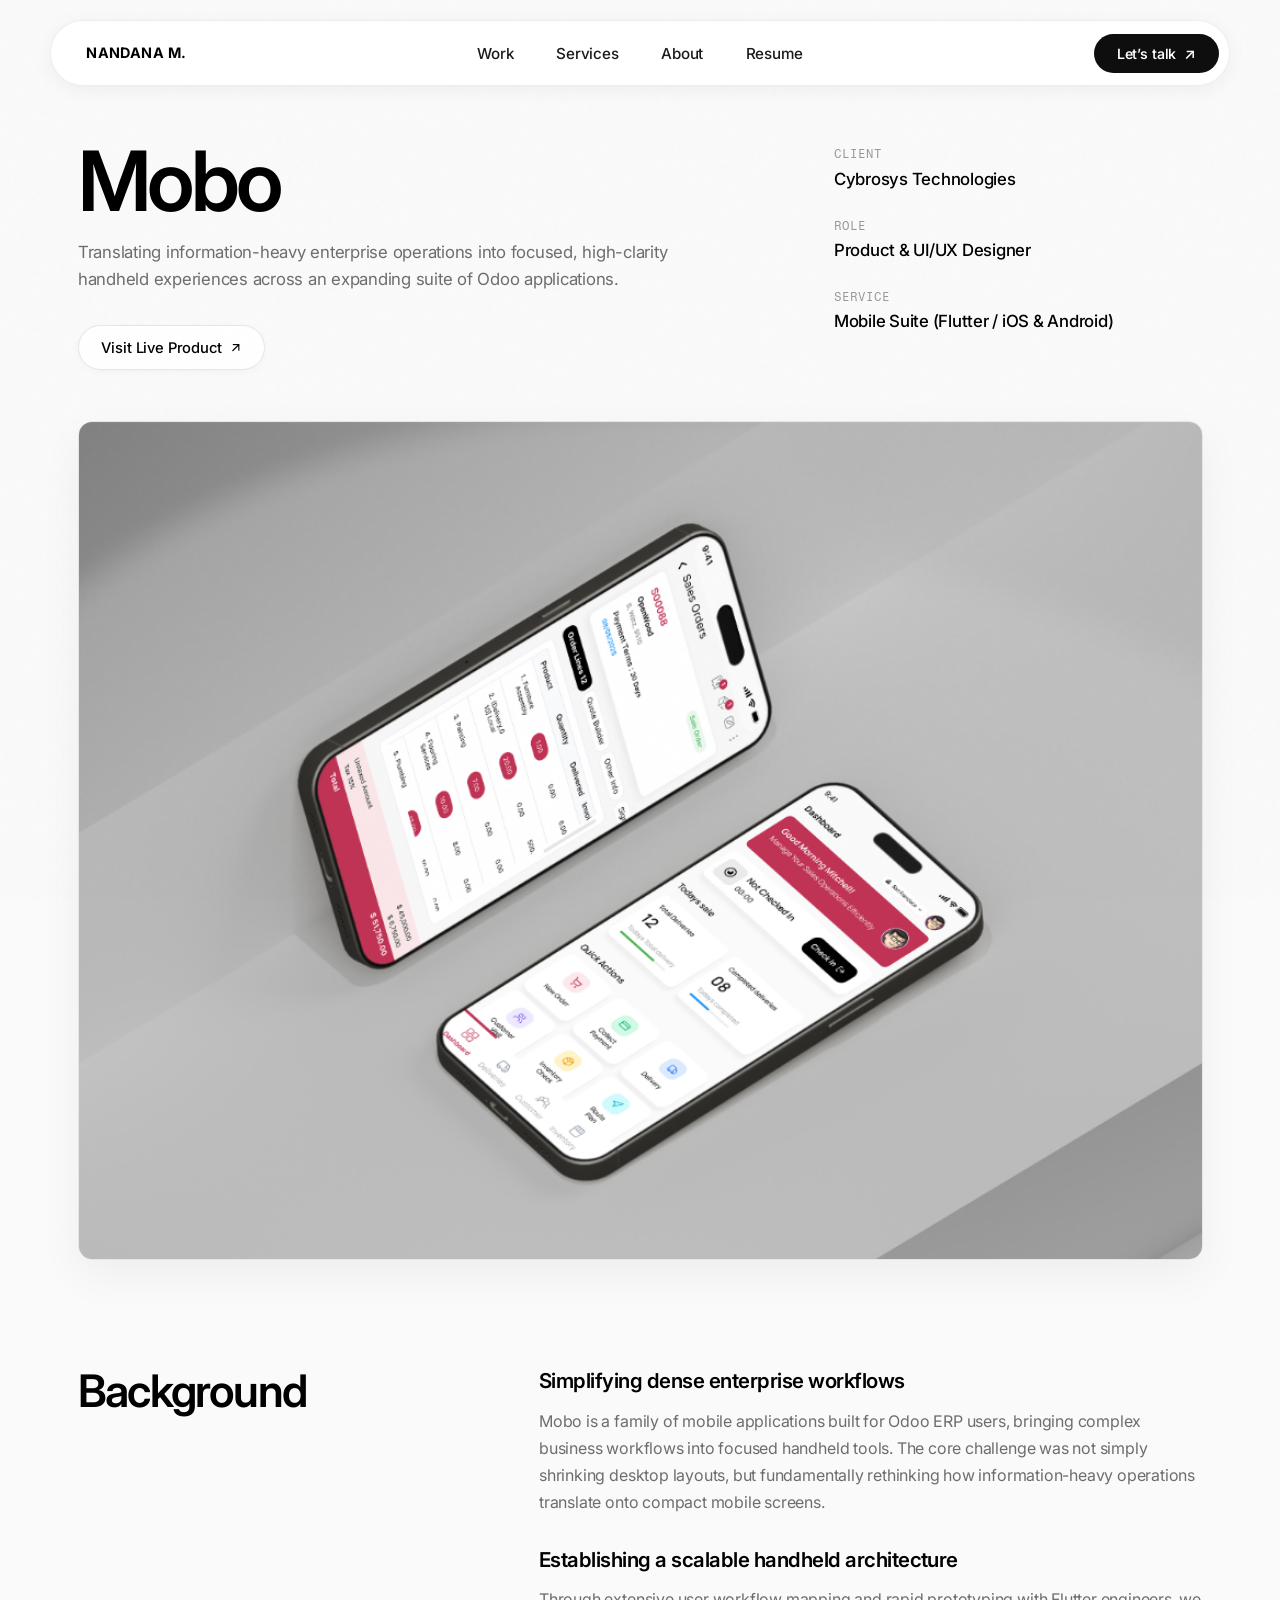
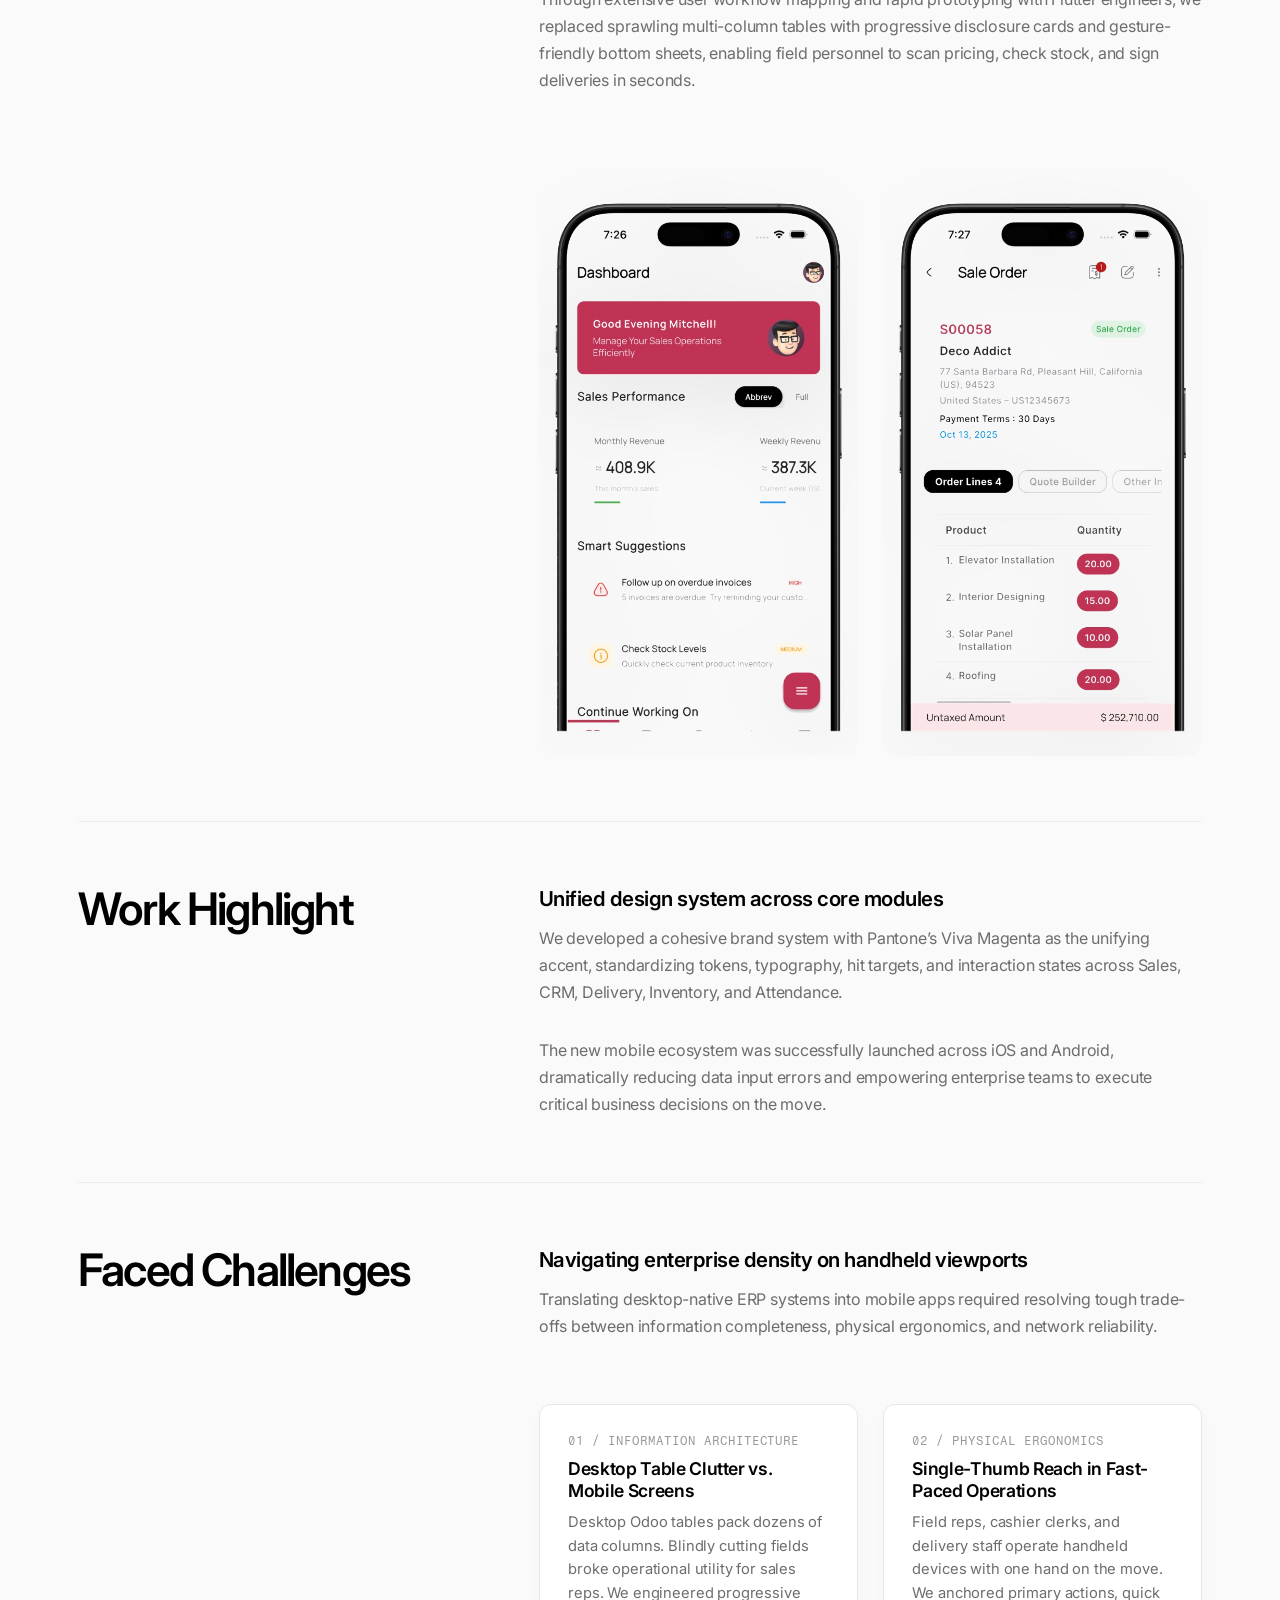
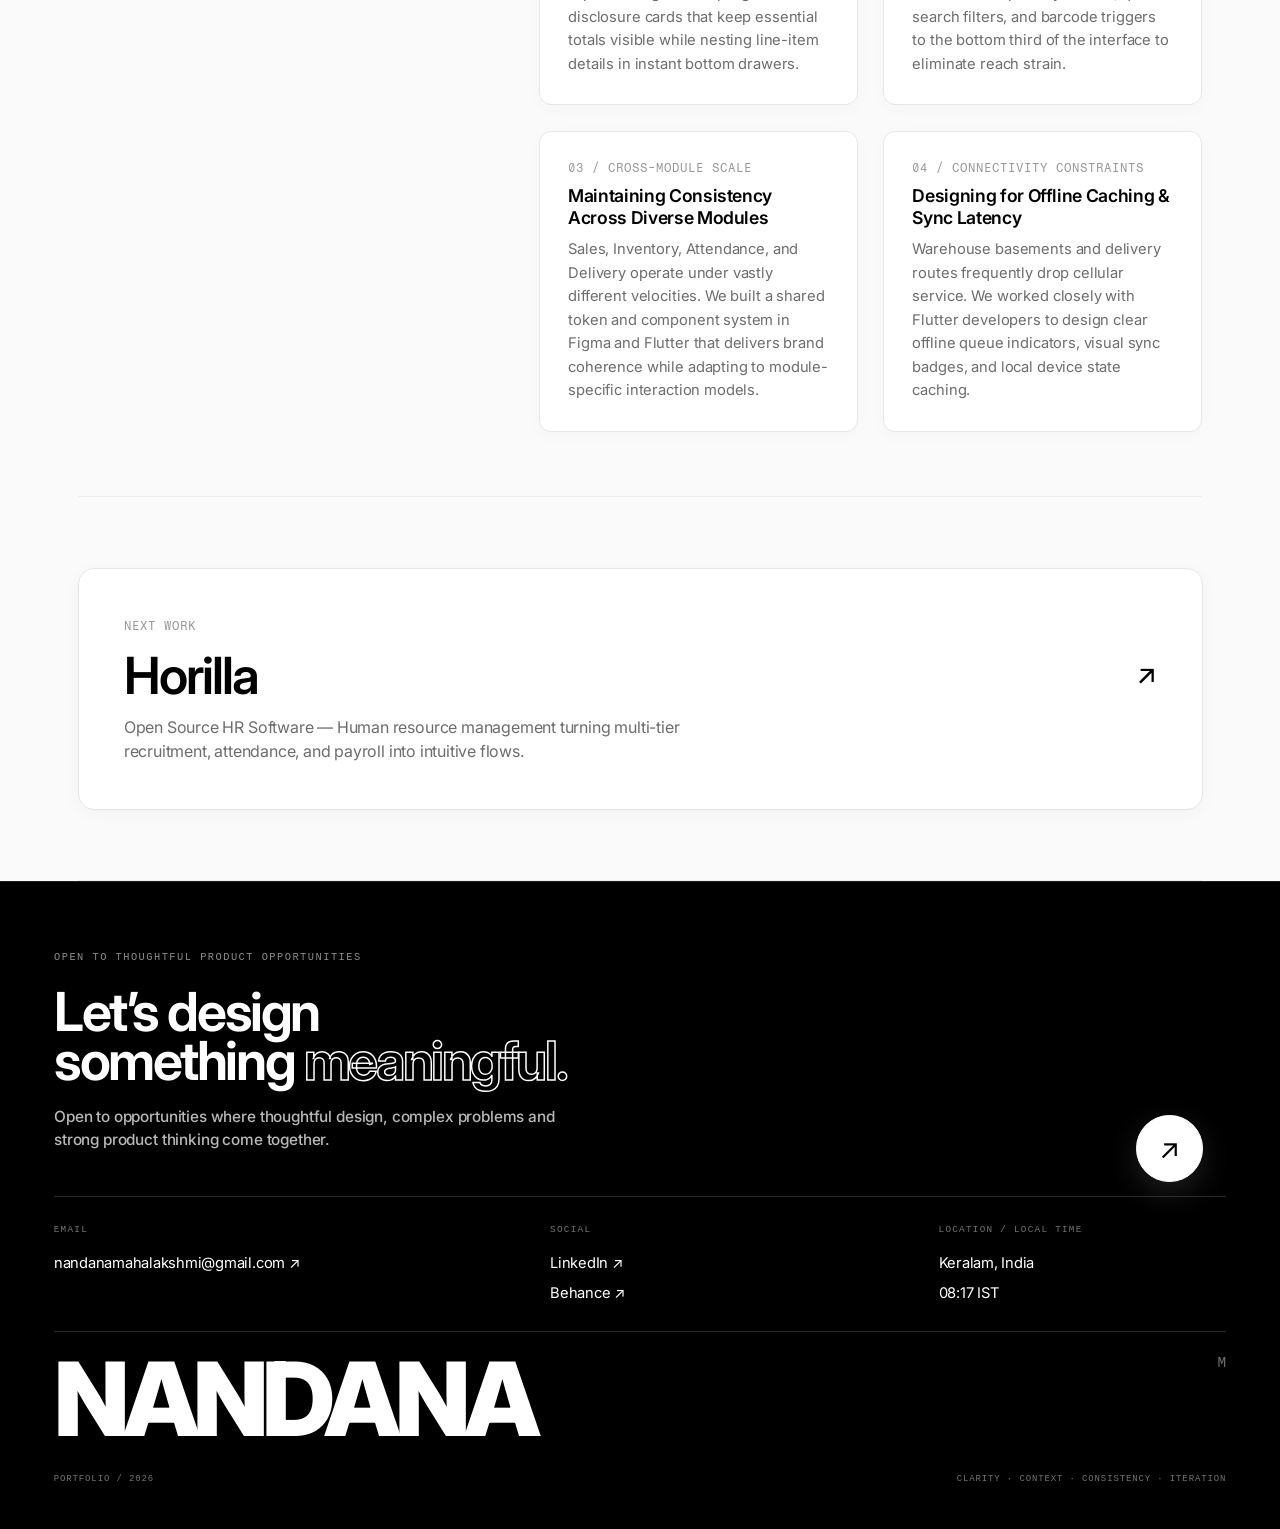
<file: mobo.html>
<!doctype html>
<html lang="en">
<head>
  <meta charset="UTF-8">
  <meta name="viewport" content="width=device-width, initial-scale=1.0">
  <meta name="description" content="Mobo Case Study — Designing a Mobile Ecosystem for Complex Odoo Business Workflows by Nandana M.">
  <meta name="theme-color" content="#fafafa">
  <title>Mobo — Nandana M</title>
  <link rel="preconnect" href="https://fonts.googleapis.com">
  <link rel="preconnect" href="https://fonts.gstatic.com" crossorigin>
  <link href="https://fonts.googleapis.com/css2?family=Fragment+Mono&amp;family=Inter:ital,opsz,wght@0,14..32,300..800;1,14..32,300..800&amp;display=swap" rel="stylesheet">
  <link rel="stylesheet" href="styles.css?v=2.3">
  <script src="assets/lenis.min.js" defer></script>
  <script src="script.js" defer></script>
</head>
<body>
  <div class="noise" aria-hidden="true"></div>
  <div class="cursor" aria-hidden="true"><span class="cursor-text">View</span></div>

  <!-- STICKY SITE HEADER -->
  <header class="site-header">
    <div class="site-brand-group">
      <a class="site-brand" href="index.html#home" aria-label="Nandana M — home">NANDANA M.</a>
    </div>
    <nav aria-label="Primary navigation">
      <a href="index.html#work" class="nav-link active"><span>Work</span></a>
      <a href="index.html#services" class="nav-link"><span>Services</span></a>
      <a href="index.html#about" class="nav-link"><span>About</span></a>
      <a href="index.html#experience" class="nav-link"><span>Resume</span></a>
    </nav>
    <div class="header-actions">
      <a class="header-contact" href="index.html#contact">Let’s talk <span>↗</span></a>
      <button class="menu-toggle" type="button" aria-label="Open menu" aria-expanded="false"><i></i><i></i></button>
    </div>
  </header>

  <!-- MOBILE MENU -->
  <div class="mobile-menu" aria-hidden="true">
    <nav aria-label="Mobile navigation">
      <a href="index.html#home"><small>00</small>Home</a>
      <a href="index.html#work"><small>01</small>Work</a>
      <a href="index.html#services"><small>02</small>Services</a>
      <a href="index.html#about"><small>03</small>About</a>
      <a href="index.html#experience"><small>04</small>Resume</a>
      <a href="index.html#contact"><small>05</small>Contact</a>
    </nav>
    <p>Product &amp; UI/UX Design</p>
  </div>

  <main class="velora-case-page">
    <!-- CASE HERO -->
    <section class="velora-case-hero">
      <div class="velora-hero-top-grid">
        <div class="velora-hero-intro-col">
          <h1 class="velora-case-title reveal">Mobo</h1>
          <p class="velora-case-lede reveal">Translating information-heavy enterprise operations into focused, high-clarity handheld experiences across an expanding suite of Odoo applications.</p>
          
          <div class="velora-case-actions reveal">
            <a href="https://www.cybrosys.com/mobo/" target="_blank" rel="noopener" class="velora-live-btn">
              <span>Visit Live Product</span>
              <i>↗</i>
            </a>
          </div>
        </div>

        <div class="velora-hero-meta-col reveal">
          <div class="velora-hero-meta-item">
            <span class="meta-label">CLIENT</span>
            <span class="meta-value">Cybrosys Technologies</span>
          </div>
          <div class="velora-hero-meta-item">
            <span class="meta-label">ROLE</span>
            <span class="meta-value">Product &amp; UI/UX Designer</span>
          </div>
          <div class="velora-hero-meta-item">
            <span class="meta-label">SERVICE</span>
            <span class="meta-value">Mobile Suite (Flutter / iOS &amp; Android)</span>
          </div>
        </div>
      </div>

      <div class="velora-hero-image-wrap reveal">
        <img src="assets/mobo-snippet-new.png" alt="Mobo Mobile Ecosystem Platform Preview" width="1600" height="1192">
      </div>
    </section>

    <!-- SECTION 1: BACKGROUND -->
    <section class="velora-case-section">
      <div class="velora-section-left">
        <h2 class="velora-section-heading reveal">Background</h2>
      </div>
      <div class="velora-section-right">
        <h3 class="velora-subheading reveal">Simplifying dense enterprise workflows</h3>
        <p class="velora-paragraph reveal">Mobo is a family of mobile applications built for Odoo ERP users, bringing complex business workflows into focused handheld tools. The core challenge was not simply shrinking desktop layouts, but fundamentally rethinking how information-heavy operations translate onto compact mobile screens.</p>
        
        <h3 class="velora-subheading reveal">Establishing a scalable handheld architecture</h3>
        <p class="velora-paragraph reveal">Through extensive user workflow mapping and rapid prototyping with Flutter engineers, we replaced sprawling multi-column tables with progressive disclosure cards and gesture-friendly bottom sheets, enabling field personnel to scan pricing, check stock, and sign deliveries in seconds.</p>

        <!-- 2-COL MEDIA GALLERY -->
        <div class="velora-media-gallery velora-gallery-2col reveal">
          <div class="velora-media-card phone-card">
            <img src="assets/mobo-screen-1-clean.png" alt="Mobo Sales Order Progressive Disclosure UI" loading="lazy" width="800" height="1000">
          </div>
          <div class="velora-media-card phone-card">
            <img src="assets/mobo-screen-2.png" alt="Mobo Inventory & Barcode Flow" loading="lazy" width="800" height="1000">
          </div>
        </div>
      </div>
    </section>

    <!-- SECTION 2: WORK HIGHLIGHT -->
    <section class="velora-case-section">
      <div class="velora-section-left">
        <h2 class="velora-section-heading reveal">Work Highlight</h2>
      </div>
      <div class="velora-section-right">
        <h3 class="velora-subheading reveal">Unified design system across core modules</h3>
        <p class="velora-paragraph reveal">We developed a cohesive brand system with Pantone’s Viva Magenta as the unifying accent, standardizing tokens, typography, hit targets, and interaction states across Sales, CRM, Delivery, Inventory, and Attendance.</p>
        <p class="velora-paragraph reveal">The new mobile ecosystem was successfully launched across iOS and Android, dramatically reducing data input errors and empowering enterprise teams to execute critical business decisions on the move.</p>
      </div>
    </section>

    <!-- SECTION 3: FACED CHALLENGES -->
    <section class="velora-case-section">
      <div class="velora-section-left">
        <h2 class="velora-section-heading reveal">Faced Challenges</h2>
      </div>
      <div class="velora-section-right">
        <h3 class="velora-subheading reveal">Navigating enterprise density on handheld viewports</h3>
        <p class="velora-paragraph reveal">Translating desktop-native ERP systems into mobile apps required resolving tough trade-offs between information completeness, physical ergonomics, and network reliability.</p>

        <div class="velora-challenges-list reveal">
          <!-- Challenge 01 -->
          <div class="velora-challenge-card">
            <span class="velora-challenge-num">01 / Information Architecture</span>
            <h4 class="velora-challenge-title">Desktop Table Clutter vs. Mobile Screens</h4>
            <p class="velora-challenge-desc">Desktop Odoo tables pack dozens of data columns. Blindly cutting fields broke operational utility for sales reps. We engineered progressive disclosure cards that keep essential totals visible while nesting line-item details in instant bottom drawers.</p>
          </div>

          <!-- Challenge 02 -->
          <div class="velora-challenge-card">
            <span class="velora-challenge-num">02 / Physical Ergonomics</span>
            <h4 class="velora-challenge-title">Single-Thumb Reach in Fast-Paced Operations</h4>
            <p class="velora-challenge-desc">Field reps, cashier clerks, and delivery staff operate handheld devices with one hand on the move. We anchored primary actions, quick search filters, and barcode triggers to the bottom third of the interface to eliminate reach strain.</p>
          </div>

          <!-- Challenge 03 -->
          <div class="velora-challenge-card">
            <span class="velora-challenge-num">03 / Cross-Module Scale</span>
            <h4 class="velora-challenge-title">Maintaining Consistency Across Diverse Modules</h4>
            <p class="velora-challenge-desc">Sales, Inventory, Attendance, and Delivery operate under vastly different velocities. We built a shared token and component system in Figma and Flutter that delivers brand coherence while adapting to module-specific interaction models.</p>
          </div>

          <!-- Challenge 04 -->
          <div class="velora-challenge-card">
            <span class="velora-challenge-num">04 / Connectivity Constraints</span>
            <h4 class="velora-challenge-title">Designing for Offline Caching &amp; Sync Latency</h4>
            <p class="velora-challenge-desc">Warehouse basements and delivery routes frequently drop cellular service. We worked closely with Flutter developers to design clear offline queue indicators, visual sync badges, and local device state caching.</p>
          </div>
        </div>
      </div>
    </section>

    <!-- NEXT WORK CARD -->
    <section class="velora-next-work-wrap">
      <a class="velora-next-card reveal" href="horilla.html" aria-label="Explore next project: Horilla Open Source HR Software">
        <span class="velora-next-chip">NEXT WORK</span>
        <div class="velora-next-title-row">
          <h3 class="velora-next-title">Horilla</h3>
          <span class="velora-next-arrow">↗</span>
        </div>
        <p class="velora-next-desc">Open Source HR Software — Human resource management turning multi-tier recruitment, attendance, and payroll into intuitive flows.</p>
      </a>
    </section>
  </main>

  <!-- COMPACT MAIN FOOTER -->
  <footer class="footer subpage-footer" id="contact">
    <div class="footer-top">
      <p class="reveal">OPEN TO THOUGHTFUL PRODUCT OPPORTUNITIES</p>
      <h2 class="reveal">Let’s design<br>something <em>meaningful.</em></h2>
      <p class="footer-copy reveal">Open to opportunities where thoughtful design, complex problems and strong product thinking come together.</p>
      <a class="mail-button reveal" href="mailto:nandanamahalakshmi@gmail.com" aria-label="Email Nandana M">↗</a>
    </div>
    <div class="footer-grid">
      <div><small>EMAIL</small><a href="mailto:nandanamahalakshmi@gmail.com">nandanamahalakshmi@gmail.com ↗</a></div>
      <div><small>SOCIAL</small><a href="https://www.linkedin.com/in/nandana-m-75a548240/" target="_blank" rel="noreferrer">LinkedIn ↗</a><a href="https://www.behance.net/nandanam2" target="_blank" rel="noreferrer">Behance ↗</a></div>
      <div><small>LOCATION / LOCAL TIME</small><p>Keralam, India</p><p><span id="localTime">--:--</span> IST</p></div>
    </div>
    <div class="footer-name" aria-label="Nandana M">NANDANA<span>M</span></div>
    <div class="footer-note"><span>PORTFOLIO / 2026</span><span>CLARITY · CONTEXT · CONSISTENCY · ITERATION</span></div>
  </footer>
</body>
</html>
</file>
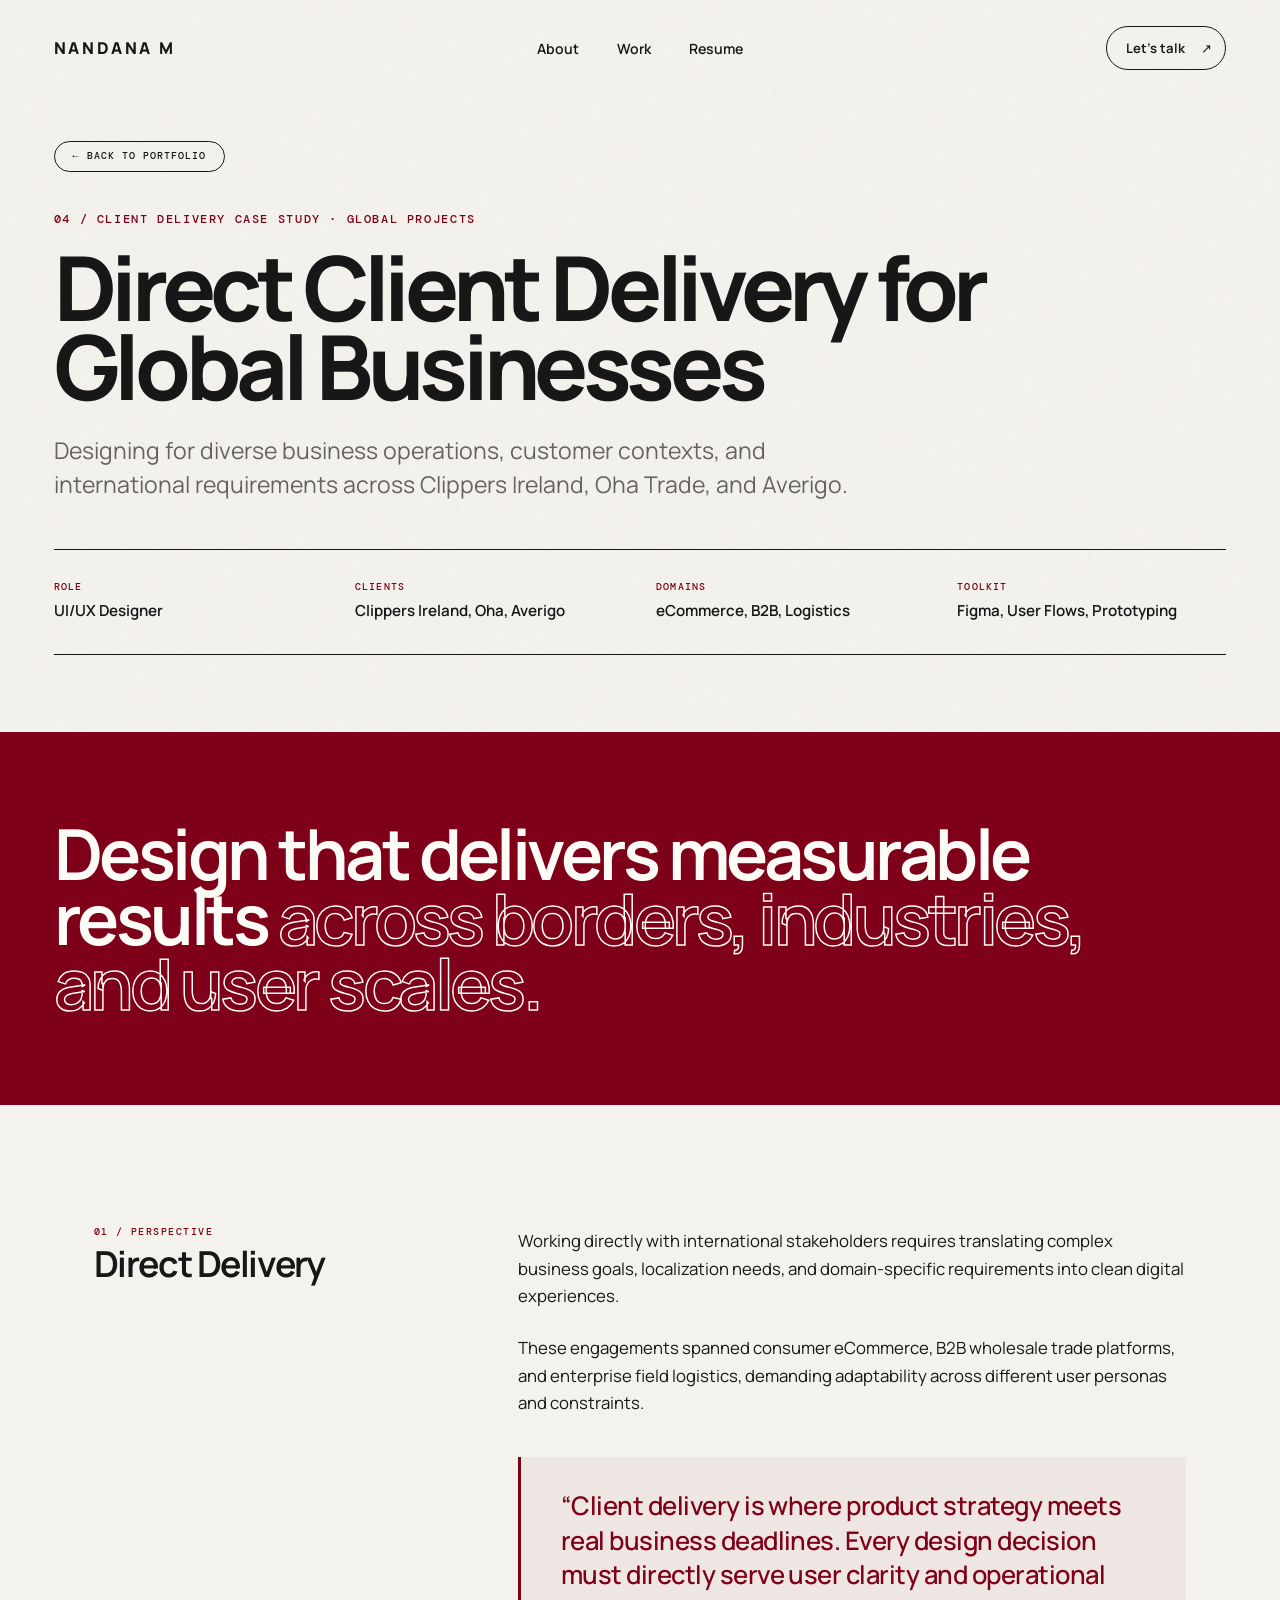
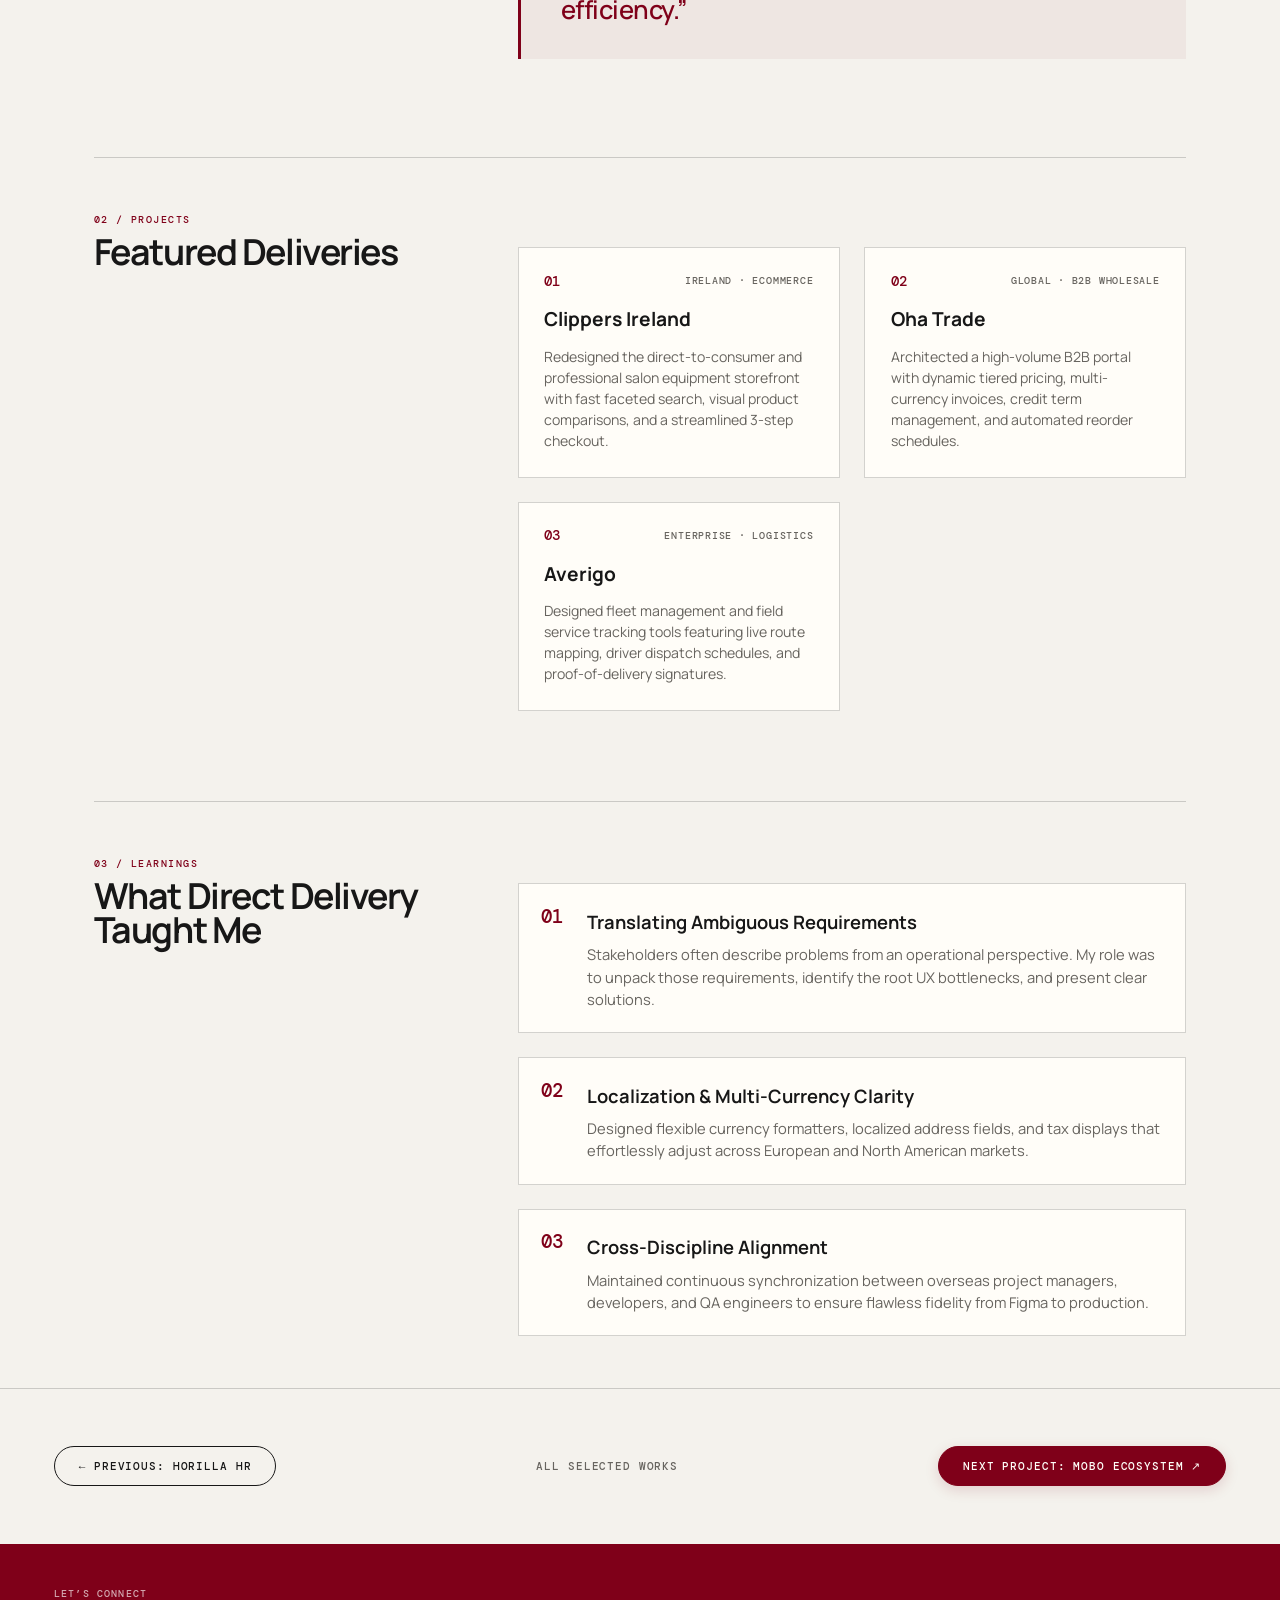
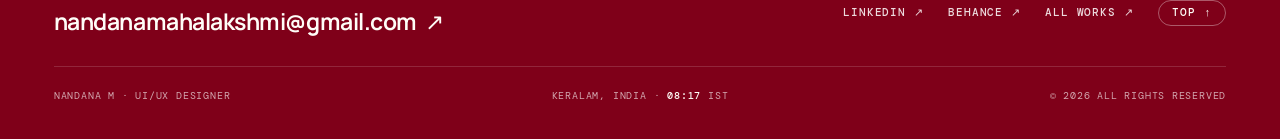
<file: new project/client-work.html>
<!doctype html>
<html lang="en">
<head>
  <meta charset="UTF-8">
  <meta name="viewport" content="width=device-width, initial-scale=1.0">
  <meta name="description" content="International Client Work Case Study — Direct Client Delivery for Global Businesses by Nandana M.">
  <meta name="theme-color" content="#7f0019">
  <title>Client Work Case Study — Nandana M</title>
  <link rel="preconnect" href="https://fonts.googleapis.com">
  <link rel="preconnect" href="https://fonts.gstatic.com" crossorigin>
  <link href="https://fonts.googleapis.com/css2?family=DM+Mono:wght@300;400;500&amp;family=Manrope:wght@300;400;500;600;700;800&amp;display=swap" rel="stylesheet">
  <link rel="stylesheet" href="styles.css">
  <script src="script.js" defer></script>
</head>
<body>
  <div class="noise" aria-hidden="true"></div>
  <div class="cursor" aria-hidden="true"><span>VIEW</span></div>

  <header class="site-header">
    <a class="site-brand" href="index.html#home" aria-label="Nandana M — home">NANDANA M</a>
    <nav aria-label="Primary navigation">
      <a href="index.html#about">About</a>
      <a href="index.html#work">Work</a>
      <a href="index.html#experience">Resume</a>
    </nav>
    <a class="header-contact" href="index.html#contact">Let’s talk <span>↗</span></a>
    <button class="menu-toggle" type="button" aria-label="Open menu" aria-expanded="false"><i></i><i></i></button>
  </header>

  <div class="mobile-menu" aria-hidden="true">
    <nav aria-label="Mobile navigation">
      <a href="index.html#home"><small>00</small>Home</a>
      <a href="index.html#about"><small>01</small>About</a>
      <a href="index.html#work"><small>02</small>Work</a>
      <a href="index.html#experience"><small>03</small>Resume</a>
      <a href="index.html#contact"><small>04</small>Contact</a>
    </nav>
    <p>Keralam, India</p>
  </div>

  <main>
    <!-- HERO -->
    <section class="case-study-hero">
      <a class="back-pill" href="index.html#work">← Back to Portfolio</a>
      <div class="case-kicker">04 / Client Delivery Case Study · Global Projects</div>
      <h1 class="case-main-title">Direct Client Delivery for Global Businesses</h1>
      <p class="case-sub-lede">Designing for diverse business operations, customer contexts, and international requirements across Clippers Ireland, Oha Trade, and Averigo.</p>

      <div class="case-meta-bar">
        <div>
          <small>Role</small>
          <p>UI/UX Designer</p>
        </div>
        <div>
          <small>Clients</small>
          <p>Clippers Ireland, Oha, Averigo</p>
        </div>
        <div>
          <small>Domains</small>
          <p>eCommerce, B2B, Logistics</p>
        </div>
        <div>
          <small>Toolkit</small>
          <p>Figma, User Flows, Prototyping</p>
        </div>
      </div>
    </section>

    <!-- BIG STATEMENT BANNER -->
    <section class="case-statement-banner">
      <h2>Design that delivers measurable results <em>across borders, industries, and user scales.</em></h2>
    </section>

    <!-- MAIN CASE BLOCKS -->
    <section class="case-content-container">
      <!-- 01 Overview -->
      <article class="case-block">
        <div class="case-block-aside">
          <small>01 / Perspective</small>
          <h3>Direct Delivery</h3>
        </div>
        <div class="case-block-main">
          <p>Working directly with international stakeholders requires translating complex business goals, localization needs, and domain-specific requirements into clean digital experiences.</p>
          <p>These engagements spanned consumer eCommerce, B2B wholesale trade platforms, and enterprise field logistics, demanding adaptability across different user personas and constraints.</p>
          <div class="case-quote-box">
            <p>“Client delivery is where product strategy meets real business deadlines. Every design decision must directly serve user clarity and operational efficiency.”</p>
          </div>
        </div>
      </article>

      <!-- 02 Client Showcase Grid -->
      <article class="case-block">
        <div class="case-block-aside">
          <small>02 / Projects</small>
          <h3>Featured Deliveries</h3>
        </div>
        <div class="case-block-main">
          <div class="ecosystem-modules-grid">
            <div class="ecosystem-card">
              <div class="ecosystem-card-header">
                <span>01</span>
                <small>Ireland · eCommerce</small>
              </div>
              <h4>Clippers Ireland</h4>
              <p>Redesigned the direct-to-consumer and professional salon equipment storefront with fast faceted search, visual product comparisons, and a streamlined 3-step checkout.</p>
            </div>
            <div class="ecosystem-card">
              <div class="ecosystem-card-header">
                <span>02</span>
                <small>Global · B2B Wholesale</small>
              </div>
              <h4>Oha Trade</h4>
              <p>Architected a high-volume B2B portal with dynamic tiered pricing, multi-currency invoices, credit term management, and automated reorder schedules.</p>
            </div>
            <div class="ecosystem-card">
              <div class="ecosystem-card-header">
                <span>03</span>
                <small>Enterprise · Logistics</small>
              </div>
              <h4>Averigo</h4>
              <p>Designed fleet management and field service tracking tools featuring live route mapping, driver dispatch schedules, and proof-of-delivery signatures.</p>
            </div>
          </div>
        </div>
      </article>

      <!-- 03 Key Learnings -->
      <article class="case-block">
        <div class="case-block-aside">
          <small>03 / Learnings</small>
          <h3>What Direct Delivery Taught Me</h3>
        </div>
        <div class="case-block-main">
          <div class="case-challenge-numbered">
            <div class="challenge-row">
              <span>01</span>
              <div>
                <h4>Translating Ambiguous Requirements</h4>
                <p>Stakeholders often describe problems from an operational perspective. My role was to unpack those requirements, identify the root UX bottlenecks, and present clear solutions.</p>
              </div>
            </div>
            <div class="challenge-row">
              <span>02</span>
              <div>
                <h4>Localization &amp; Multi-Currency Clarity</h4>
                <p>Designed flexible currency formatters, localized address fields, and tax displays that effortlessly adjust across European and North American markets.</p>
              </div>
            </div>
            <div class="challenge-row">
              <span>03</span>
              <div>
                <h4>Cross-Discipline Alignment</h4>
                <p>Maintained continuous synchronization between overseas project managers, developers, and QA engineers to ensure flawless fidelity from Figma to production.</p>
              </div>
            </div>
          </div>
        </div>
      </article>
    </section>

    <!-- CASE NEXT NAV -->
    <section class="case-next-nav">
      <div class="case-next-nav-inner">
        <a class="nav-prev-link" href="horilla.html">← Previous: Horilla HR</a>
        <a class="nav-all-link" href="index.html#work">All Selected Works</a>
        <a class="next-project-link" href="mobo.html">Next Project: Mobo Ecosystem ↗</a>
      </div>
    </section>
  </main>

  <footer class="case-minimal-footer red-section" id="contact">
    <div class="cm-container">
      <div class="cm-top-row">
        <div class="cm-cta">
          <small>LET’S CONNECT</small>
          <a class="cm-email-link" href="mailto:nandanamahalakshmi@gmail.com">nandanamahalakshmi@gmail.com <i>↗</i></a>
        </div>
        <div class="cm-links">
          <a href="https://www.linkedin.com/in/nandana-m-75a548240/" target="_blank" rel="noreferrer">LinkedIn ↗</a>
          <a href="https://www.behance.net/nandanam2" target="_blank" rel="noreferrer">Behance ↗</a>
          <a href="index.html#work">All Works ↗</a>
          <a class="cm-back-top" href="#top">Top ↑</a>
        </div>
      </div>
      <div class="cm-bottom-row">
        <span>NANDANA M · UI/UX DESIGNER</span>
        <span>KERALAM, INDIA · <strong id="localTime">--:--</strong> IST</span>
        <span>© 2026 ALL RIGHTS RESERVED</span>
      </div>
    </div>
  </footer>
</body>
</html>
</file>
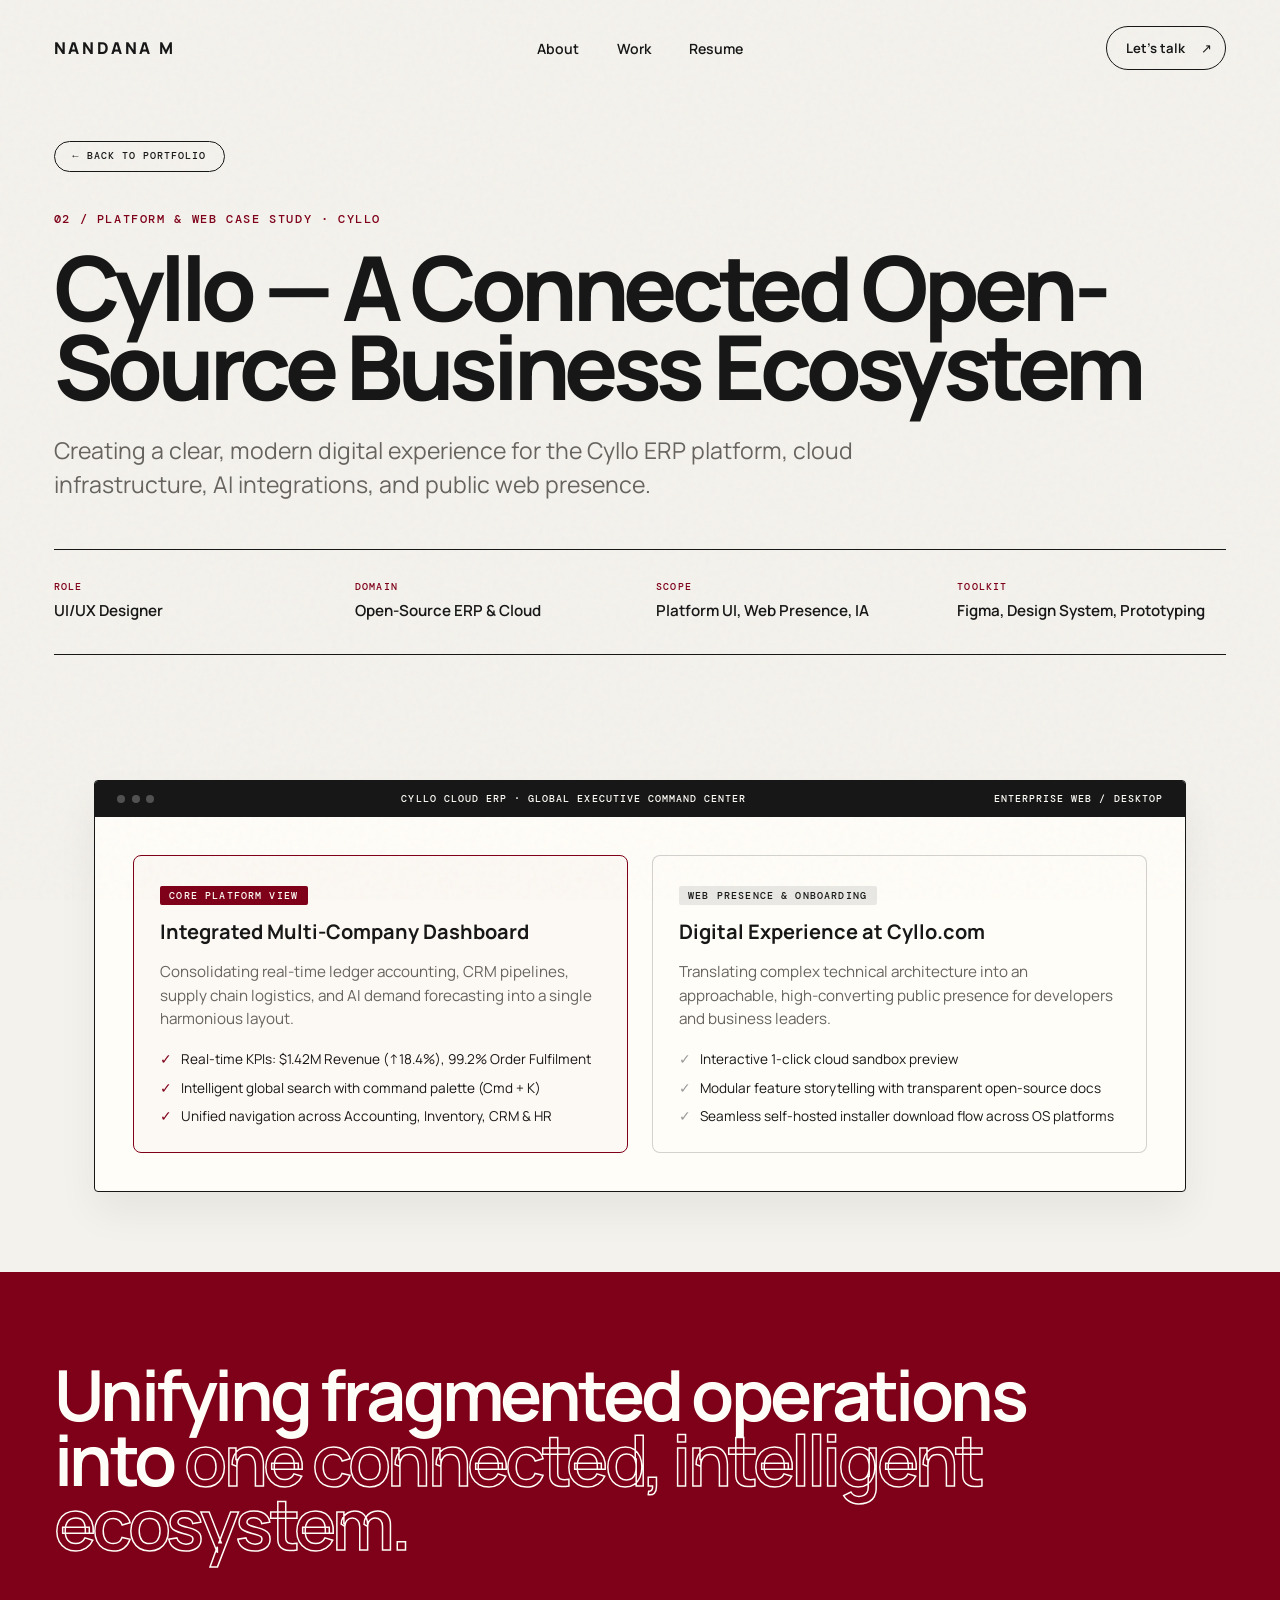
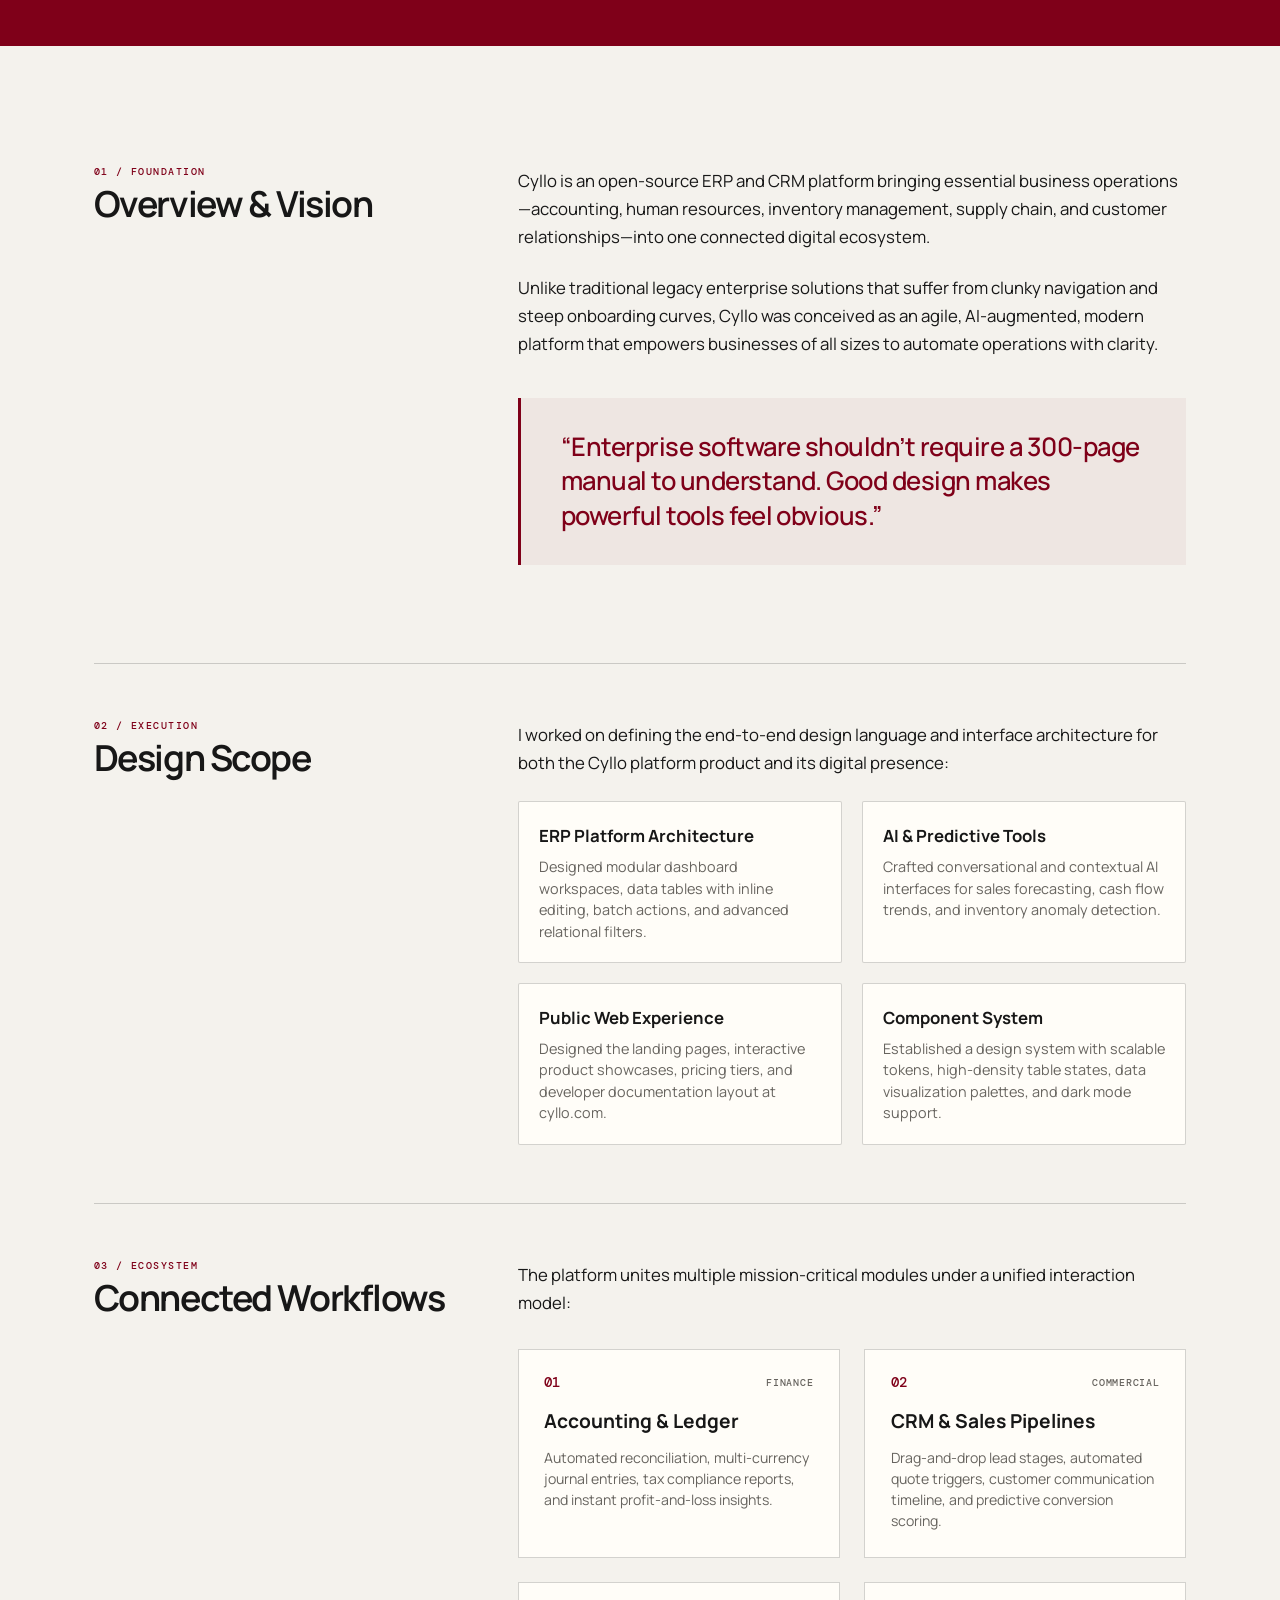
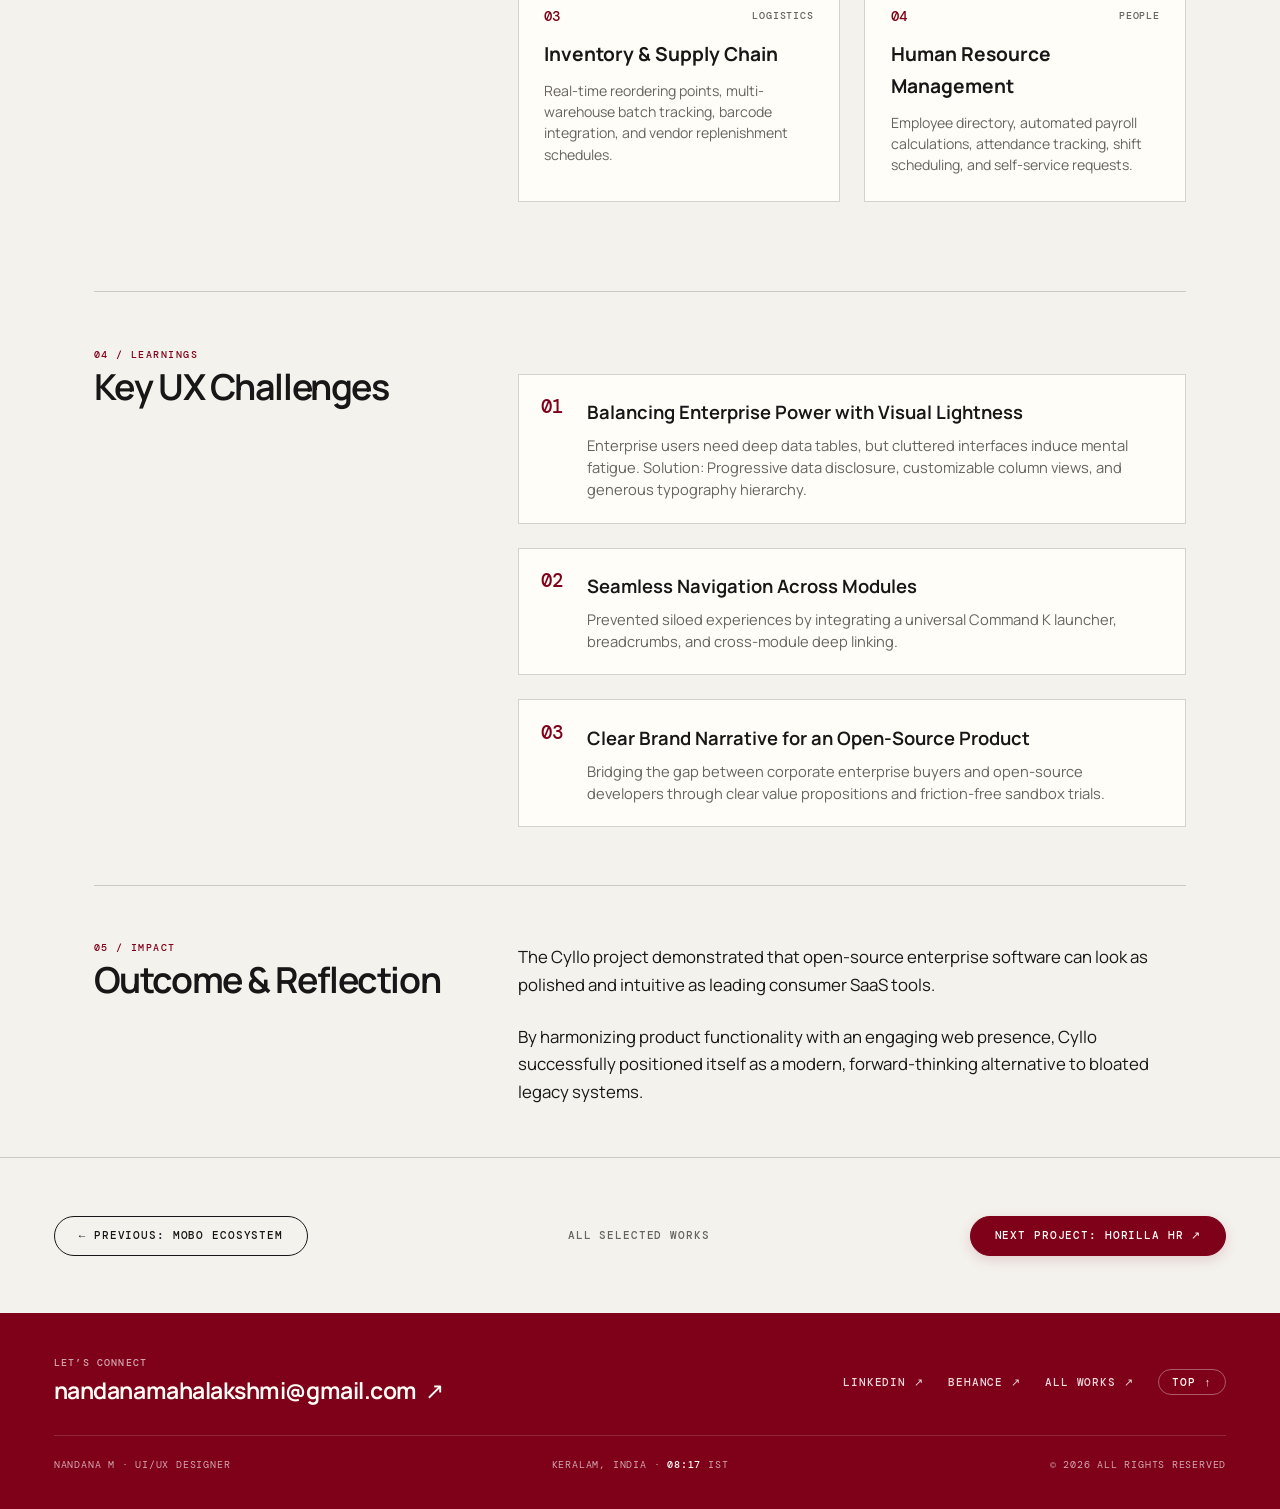
<file: new project/cyllo.html>
<!doctype html>
<html lang="en">
<head>
  <meta charset="UTF-8">
  <meta name="viewport" content="width=device-width, initial-scale=1.0">
  <meta name="description" content="Cyllo Case Study — Designing a Connected Open-Source ERP Platform & Web Experience by Nandana M.">
  <meta name="theme-color" content="#7f0019">
  <title>Cyllo Case Study — Nandana M</title>
  <link rel="preconnect" href="https://fonts.googleapis.com">
  <link rel="preconnect" href="https://fonts.gstatic.com" crossorigin>
  <link href="https://fonts.googleapis.com/css2?family=DM+Mono:wght@300;400;500&amp;family=Manrope:wght@300;400;500;600;700;800&amp;display=swap" rel="stylesheet">
  <link rel="stylesheet" href="styles.css">
  <script src="script.js" defer></script>
</head>
<body>
  <div class="noise" aria-hidden="true"></div>
  <div class="cursor" aria-hidden="true"><span>VIEW</span></div>

  <header class="site-header">
    <a class="site-brand" href="index.html#home" aria-label="Nandana M — home">NANDANA M</a>
    <nav aria-label="Primary navigation">
      <a href="index.html#about">About</a>
      <a href="index.html#work">Work</a>
      <a href="index.html#experience">Resume</a>
    </nav>
    <a class="header-contact" href="index.html#contact">Let’s talk <span>↗</span></a>
    <button class="menu-toggle" type="button" aria-label="Open menu" aria-expanded="false"><i></i><i></i></button>
  </header>

  <div class="mobile-menu" aria-hidden="true">
    <nav aria-label="Mobile navigation">
      <a href="index.html#home"><small>00</small>Home</a>
      <a href="index.html#about"><small>01</small>About</a>
      <a href="index.html#work"><small>02</small>Work</a>
      <a href="index.html#experience"><small>03</small>Resume</a>
      <a href="index.html#contact"><small>04</small>Contact</a>
    </nav>
    <p>Keralam, India</p>
  </div>

  <main>
    <!-- HERO -->
    <section class="case-study-hero">
      <a class="back-pill" href="index.html#work">← Back to Portfolio</a>
      <div class="case-kicker">02 / Platform &amp; Web Case Study · Cyllo</div>
      <h1 class="case-main-title">Cyllo — A Connected Open-Source Business Ecosystem</h1>
      <p class="case-sub-lede">Creating a clear, modern digital experience for the Cyllo ERP platform, cloud infrastructure, AI integrations, and public web presence.</p>

      <div class="case-meta-bar">
        <div>
          <small>Role</small>
          <p>UI/UX Designer</p>
        </div>
        <div>
          <small>Domain</small>
          <p>Open-Source ERP &amp; Cloud</p>
        </div>
        <div>
          <small>Scope</small>
          <p>Platform UI, Web Presence, IA</p>
        </div>
        <div>
          <small>Toolkit</small>
          <p>Figma, Design System, Prototyping</p>
        </div>
      </div>
    </section>

    <!-- VISUAL PREVIEW SHOWCASE -->
    <section class="case-content-container" style="padding-top: 0; padding-bottom: 2rem;">
      <div class="case-visual-showcase reveal">
        <div class="showcase-header">
          <div class="showcase-dots">
            <span></span><span></span><span></span>
          </div>
          <span>Cyllo Cloud ERP · Global Executive Command Center</span>
          <span>ENTERPRISE WEB / DESKTOP</span>
        </div>
        <div class="showcase-body">
          <div class="comparison-container" style="margin: 0;">
            <div class="comparison-card accented" style="border-radius: 8px;">
              <span class="comparison-tag">Core Platform View</span>
              <h4>Integrated Multi-Company Dashboard</h4>
              <p>Consolidating real-time ledger accounting, CRM pipelines, supply chain logistics, and AI demand forecasting into a single harmonious layout.</p>
              <ul class="comparison-points">
                <li><i>✓</i> Real-time KPIs: $1.42M Revenue (↑18.4%), 99.2% Order Fulfilment</li>
                <li><i>✓</i> Intelligent global search with command palette (Cmd + K)</li>
                <li><i>✓</i> Unified navigation across Accounting, Inventory, CRM &amp; HR</li>
              </ul>
            </div>

            <div class="comparison-card" style="border-radius: 8px;">
              <span class="comparison-tag">Web Presence &amp; Onboarding</span>
              <h4>Digital Experience at Cyllo.com</h4>
              <p>Translating complex technical architecture into an approachable, high-converting public presence for developers and business leaders.</p>
              <ul class="comparison-points">
                <li><i>✓</i> Interactive 1-click cloud sandbox preview</li>
                <li><i>✓</i> Modular feature storytelling with transparent open-source docs</li>
                <li><i>✓</i> Seamless self-hosted installer download flow across OS platforms</li>
              </ul>
            </div>
          </div>
        </div>
      </div>
    </section>

    <!-- BIG STATEMENT BANNER -->
    <section class="case-statement-banner">
      <h2>Unifying fragmented operations into <em>one connected, intelligent ecosystem.</em></h2>
    </section>

    <!-- MAIN CASE BLOCKS -->
    <section class="case-content-container">
      <!-- 01 Overview -->
      <article class="case-block">
        <div class="case-block-aside">
          <small>01 / Foundation</small>
          <h3>Overview &amp; Vision</h3>
        </div>
        <div class="case-block-main">
          <p>Cyllo is an open-source ERP and CRM platform bringing essential business operations—accounting, human resources, inventory management, supply chain, and customer relationships—into one connected digital ecosystem.</p>
          <p>Unlike traditional legacy enterprise solutions that suffer from clunky navigation and steep onboarding curves, Cyllo was conceived as an agile, AI-augmented, modern platform that empowers businesses of all sizes to automate operations with clarity.</p>
          <div class="case-quote-box">
            <p>“Enterprise software shouldn’t require a 300-page manual to understand. Good design makes powerful tools feel obvious.”</p>
          </div>
        </div>
      </article>

      <!-- 02 My Contributions -->
      <article class="case-block">
        <div class="case-block-aside">
          <small>02 / Execution</small>
          <h3>Design Scope</h3>
        </div>
        <div class="case-block-main">
          <p>I worked on defining the end-to-end design language and interface architecture for both the Cyllo platform product and its digital presence:</p>
          <div class="case-list-grid">
            <div class="case-list-item">
              <strong>ERP Platform Architecture</strong>
              <p>Designed modular dashboard workspaces, data tables with inline editing, batch actions, and advanced relational filters.</p>
            </div>
            <div class="case-list-item">
              <strong>AI &amp; Predictive Tools</strong>
              <p>Crafted conversational and contextual AI interfaces for sales forecasting, cash flow trends, and inventory anomaly detection.</p>
            </div>
            <div class="case-list-item">
              <strong>Public Web Experience</strong>
              <p>Designed the landing pages, interactive product showcases, pricing tiers, and developer documentation layout at cyllo.com.</p>
            </div>
            <div class="case-list-item">
              <strong>Component System</strong>
              <p>Established a design system with scalable tokens, high-density table states, data visualization palettes, and dark mode support.</p>
            </div>
          </div>
        </div>
      </article>

      <!-- 03 Platform Modules -->
      <article class="case-block">
        <div class="case-block-aside">
          <small>03 / Ecosystem</small>
          <h3>Connected Workflows</h3>
        </div>
        <div class="case-block-main">
          <p>The platform unites multiple mission-critical modules under a unified interaction model:</p>

          <div class="ecosystem-modules-grid">
            <div class="ecosystem-card">
              <div class="ecosystem-card-header">
                <span>01</span>
                <small>Finance</small>
              </div>
              <h4>Accounting &amp; Ledger</h4>
              <p>Automated reconciliation, multi-currency journal entries, tax compliance reports, and instant profit-and-loss insights.</p>
            </div>
            <div class="ecosystem-card">
              <div class="ecosystem-card-header">
                <span>02</span>
                <small>Commercial</small>
              </div>
              <h4>CRM &amp; Sales Pipelines</h4>
              <p>Drag-and-drop lead stages, automated quote triggers, customer communication timeline, and predictive conversion scoring.</p>
            </div>
            <div class="ecosystem-card">
              <div class="ecosystem-card-header">
                <span>03</span>
                <small>Logistics</small>
              </div>
              <h4>Inventory &amp; Supply Chain</h4>
              <p>Real-time reordering points, multi-warehouse batch tracking, barcode integration, and vendor replenishment schedules.</p>
            </div>
            <div class="ecosystem-card">
              <div class="ecosystem-card-header">
                <span>04</span>
                <small>People</small>
              </div>
              <h4>Human Resource Management</h4>
              <p>Employee directory, automated payroll calculations, attendance tracking, shift scheduling, and self-service requests.</p>
            </div>
          </div>
        </div>
      </article>

      <!-- 04 Challenges & Learnings -->
      <article class="case-block">
        <div class="case-block-aside">
          <small>04 / Learnings</small>
          <h3>Key UX Challenges</h3>
        </div>
        <div class="case-block-main">
          <div class="case-challenge-numbered">
            <div class="challenge-row">
              <span>01</span>
              <div>
                <h4>Balancing Enterprise Power with Visual Lightness</h4>
                <p>Enterprise users need deep data tables, but cluttered interfaces induce mental fatigue. Solution: Progressive data disclosure, customizable column views, and generous typography hierarchy.</p>
              </div>
            </div>
            <div class="challenge-row">
              <span>02</span>
              <div>
                <h4>Seamless Navigation Across Modules</h4>
                <p>Prevented siloed experiences by integrating a universal Command K launcher, breadcrumbs, and cross-module deep linking.</p>
              </div>
            </div>
            <div class="challenge-row">
              <span>03</span>
              <div>
                <h4>Clear Brand Narrative for an Open-Source Product</h4>
                <p>Bridging the gap between corporate enterprise buyers and open-source developers through clear value propositions and friction-free sandbox trials.</p>
              </div>
            </div>
          </div>
        </div>
      </article>

      <!-- 05 Outcome & Reflection -->
      <article class="case-block">
        <div class="case-block-aside">
          <small>05 / Impact</small>
          <h3>Outcome &amp; Reflection</h3>
        </div>
        <div class="case-block-main">
          <p>The Cyllo project demonstrated that open-source enterprise software can look as polished and intuitive as leading consumer SaaS tools.</p>
          <p>By harmonizing product functionality with an engaging web presence, Cyllo successfully positioned itself as a modern, forward-thinking alternative to bloated legacy systems.</p>
        </div>
      </article>
    </section>

    <!-- CASE NEXT NAV -->
    <section class="case-next-nav">
      <div class="case-next-nav-inner">
        <a class="nav-prev-link" href="mobo.html">← Previous: Mobo Ecosystem</a>
        <a class="nav-all-link" href="index.html#work">All Selected Works</a>
        <a class="next-project-link" href="horilla.html">Next Project: Horilla HR ↗</a>
      </div>
    </section>
  </main>

  <footer class="case-minimal-footer red-section" id="contact">
    <div class="cm-container">
      <div class="cm-top-row">
        <div class="cm-cta">
          <small>LET’S CONNECT</small>
          <a class="cm-email-link" href="mailto:nandanamahalakshmi@gmail.com">nandanamahalakshmi@gmail.com <i>↗</i></a>
        </div>
        <div class="cm-links">
          <a href="https://www.linkedin.com/in/nandana-m-75a548240/" target="_blank" rel="noreferrer">LinkedIn ↗</a>
          <a href="https://www.behance.net/nandanam2" target="_blank" rel="noreferrer">Behance ↗</a>
          <a href="index.html#work">All Works ↗</a>
          <a class="cm-back-top" href="#top">Top ↑</a>
        </div>
      </div>
      <div class="cm-bottom-row">
        <span>NANDANA M · UI/UX DESIGNER</span>
        <span>KERALAM, INDIA · <strong id="localTime">--:--</strong> IST</span>
        <span>© 2026 ALL RIGHTS RESERVED</span>
      </div>
    </div>
  </footer>
</body>
</html>
</file>
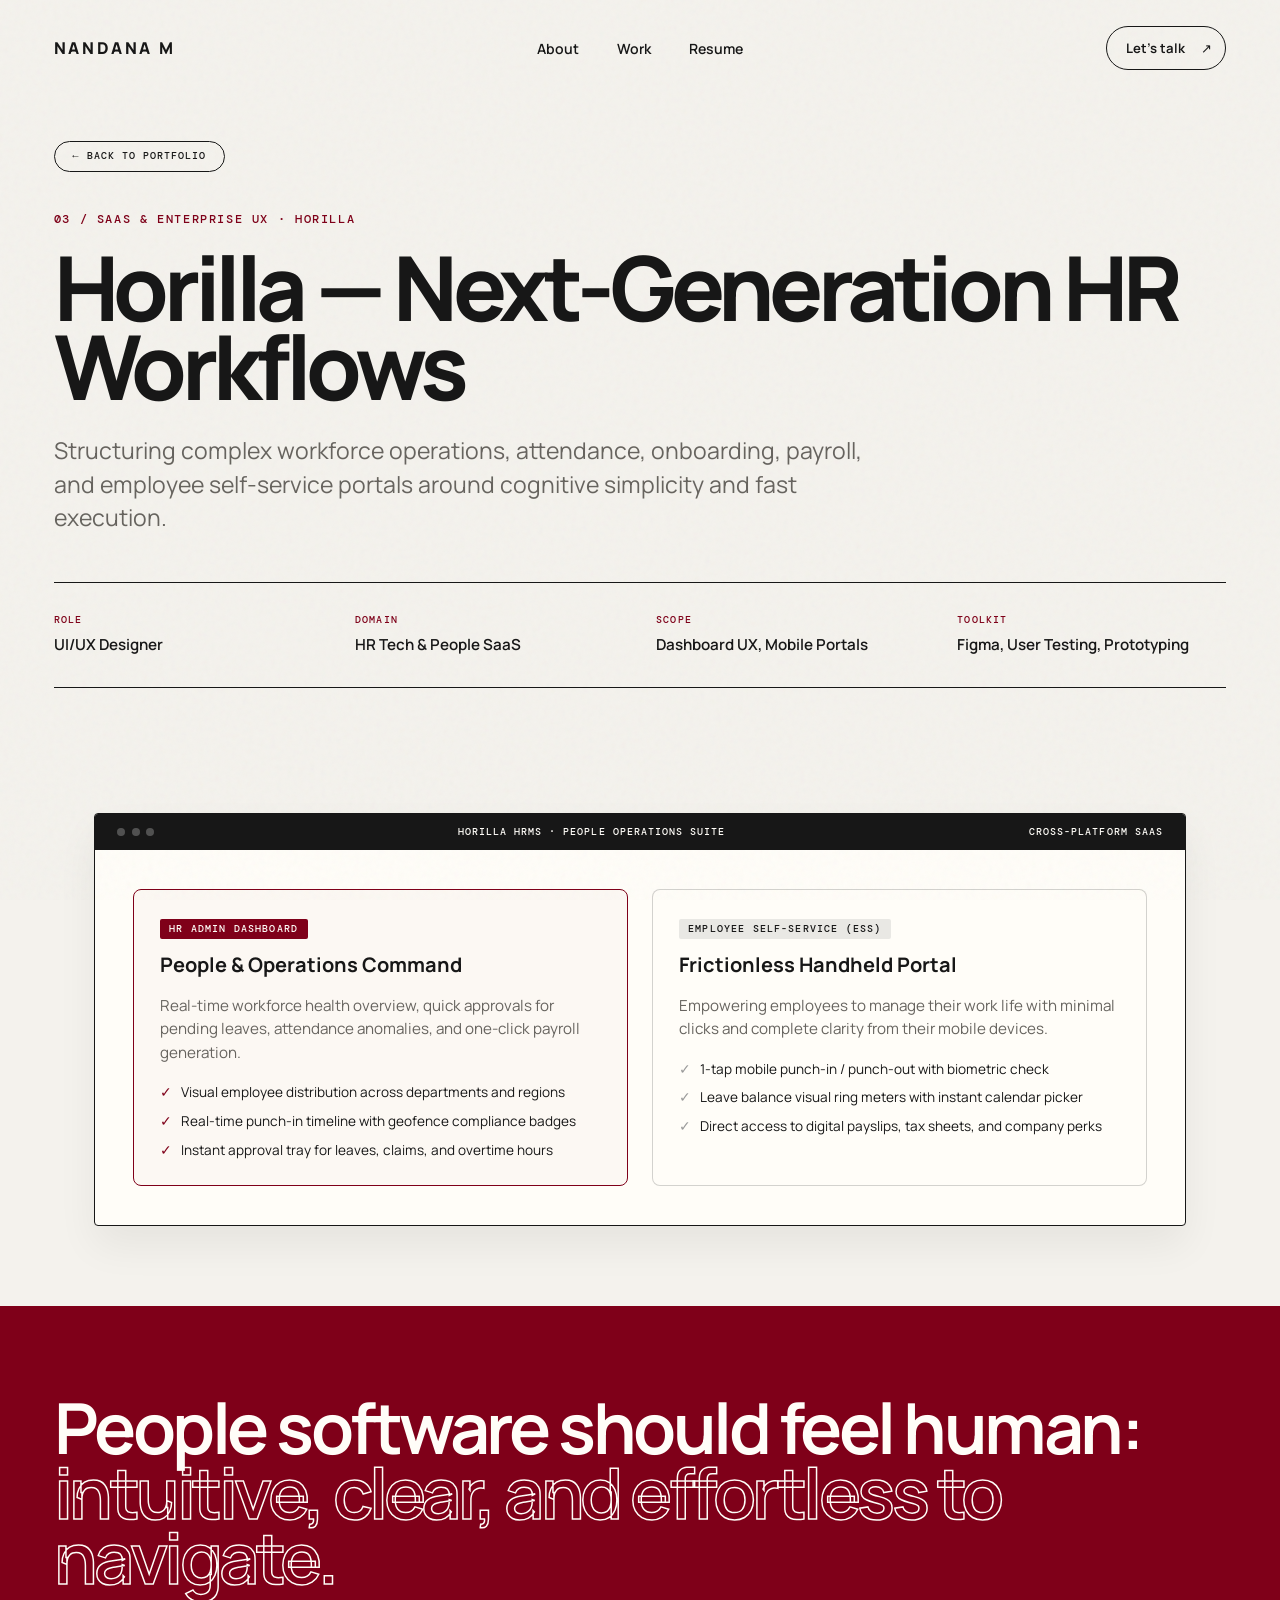
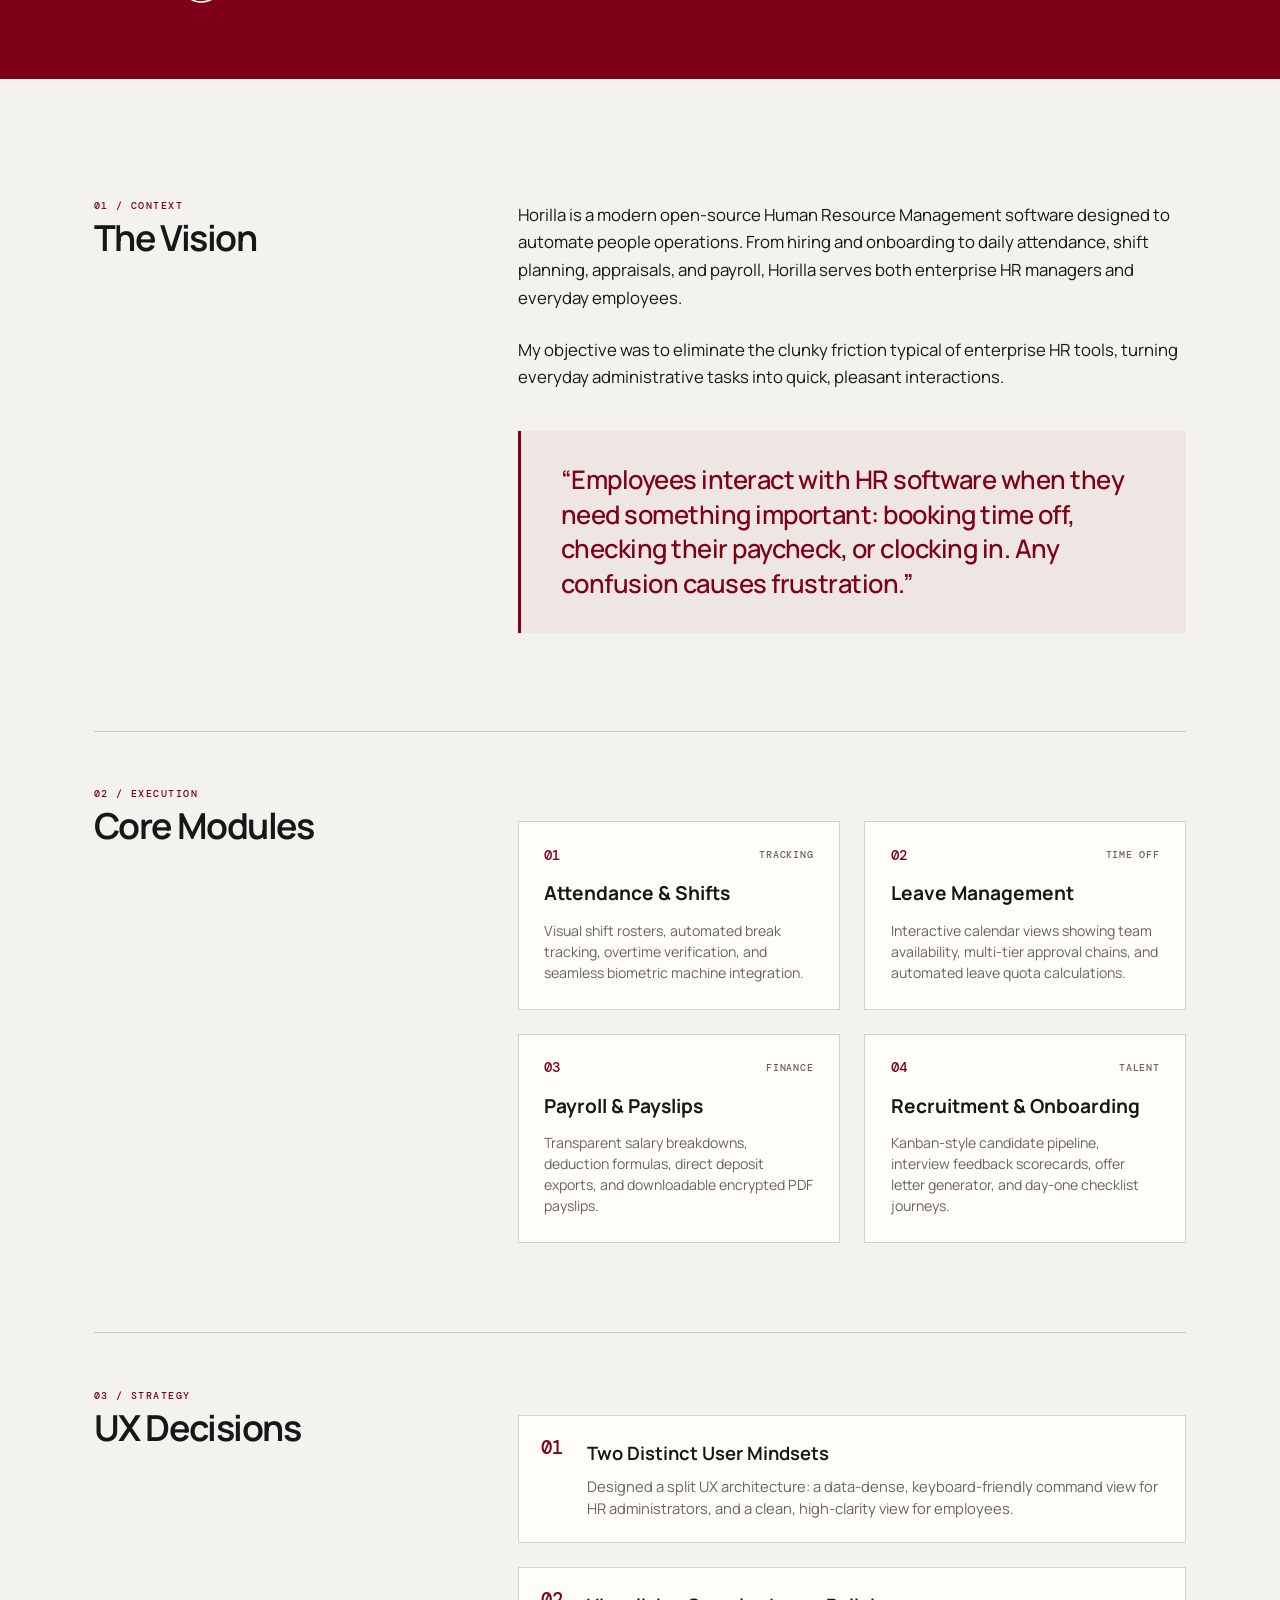
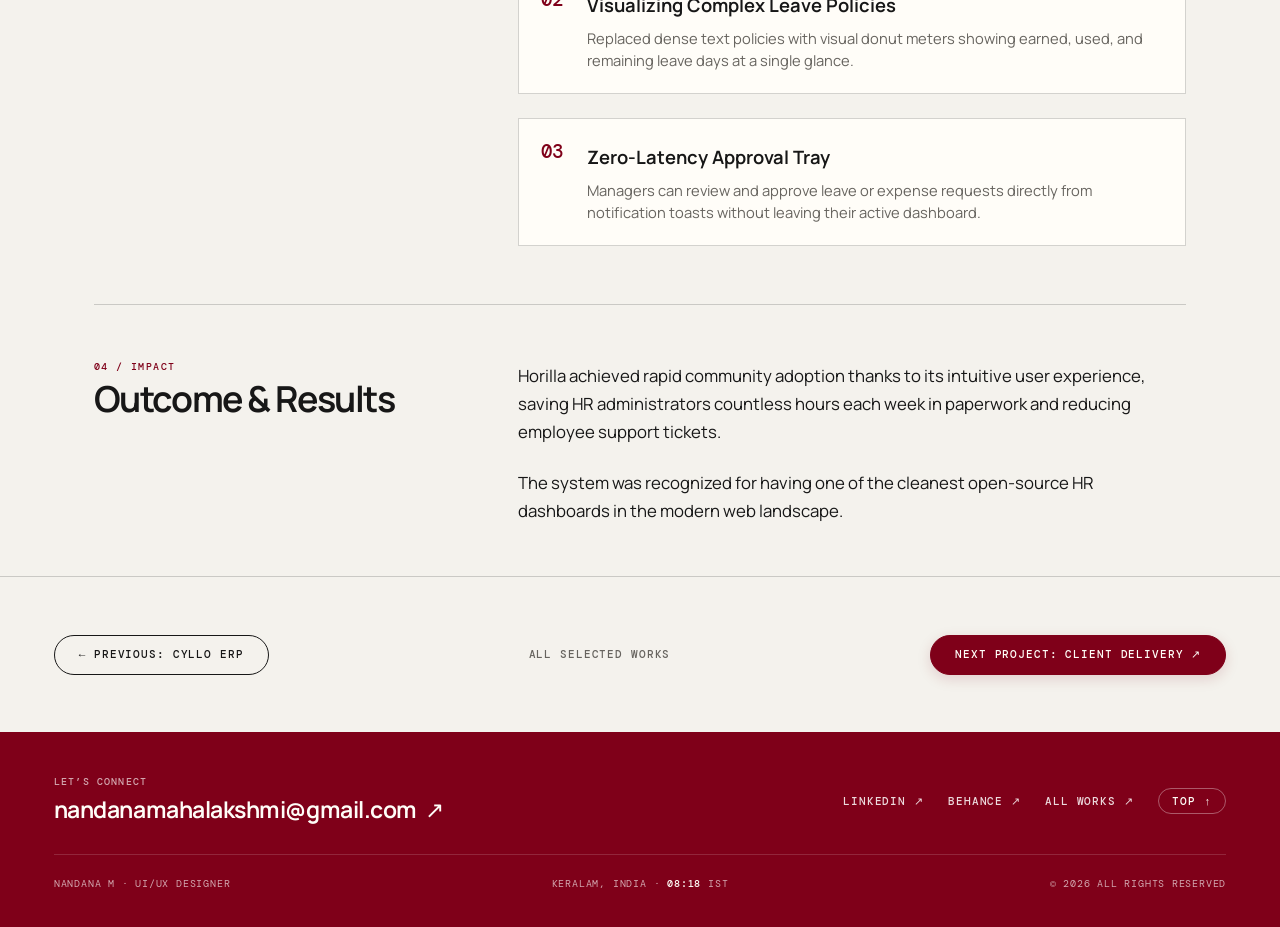
<file: new project/horilla.html>
<!doctype html>
<html lang="en">
<head>
  <meta charset="UTF-8">
  <meta name="viewport" content="width=device-width, initial-scale=1.0">
  <meta name="description" content="Horilla Case Study — Structuring Next-Generation HR Workflows by Nandana M.">
  <meta name="theme-color" content="#7f0019">
  <title>Horilla Case Study — Nandana M</title>
  <link rel="preconnect" href="https://fonts.googleapis.com">
  <link rel="preconnect" href="https://fonts.gstatic.com" crossorigin>
  <link href="https://fonts.googleapis.com/css2?family=DM+Mono:wght@300;400;500&amp;family=Manrope:wght@300;400;500;600;700;800&amp;display=swap" rel="stylesheet">
  <link rel="stylesheet" href="styles.css">
  <script src="script.js" defer></script>
</head>
<body>
  <div class="noise" aria-hidden="true"></div>
  <div class="cursor" aria-hidden="true"><span>VIEW</span></div>

  <header class="site-header">
    <a class="site-brand" href="index.html#home" aria-label="Nandana M — home">NANDANA M</a>
    <nav aria-label="Primary navigation">
      <a href="index.html#about">About</a>
      <a href="index.html#work">Work</a>
      <a href="index.html#experience">Resume</a>
    </nav>
    <a class="header-contact" href="index.html#contact">Let’s talk <span>↗</span></a>
    <button class="menu-toggle" type="button" aria-label="Open menu" aria-expanded="false"><i></i><i></i></button>
  </header>

  <div class="mobile-menu" aria-hidden="true">
    <nav aria-label="Mobile navigation">
      <a href="index.html#home"><small>00</small>Home</a>
      <a href="index.html#about"><small>01</small>About</a>
      <a href="index.html#work"><small>02</small>Work</a>
      <a href="index.html#experience"><small>03</small>Resume</a>
      <a href="index.html#contact"><small>04</small>Contact</a>
    </nav>
    <p>Keralam, India</p>
  </div>

  <main>
    <!-- HERO -->
    <section class="case-study-hero">
      <a class="back-pill" href="index.html#work">← Back to Portfolio</a>
      <div class="case-kicker">03 / SaaS &amp; Enterprise UX · Horilla</div>
      <h1 class="case-main-title">Horilla — Next-Generation HR Workflows</h1>
      <p class="case-sub-lede">Structuring complex workforce operations, attendance, onboarding, payroll, and employee self-service portals around cognitive simplicity and fast execution.</p>

      <div class="case-meta-bar">
        <div>
          <small>Role</small>
          <p>UI/UX Designer</p>
        </div>
        <div>
          <small>Domain</small>
          <p>HR Tech &amp; People SaaS</p>
        </div>
        <div>
          <small>Scope</small>
          <p>Dashboard UX, Mobile Portals</p>
        </div>
        <div>
          <small>Toolkit</small>
          <p>Figma, User Testing, Prototyping</p>
        </div>
      </div>
    </section>

    <!-- VISUAL PREVIEW SHOWCASE -->
    <section class="case-content-container" style="padding-top: 0; padding-bottom: 2rem;">
      <div class="case-visual-showcase reveal">
        <div class="showcase-header">
          <div class="showcase-dots">
            <span></span><span></span><span></span>
          </div>
          <span>Horilla HRMS · People Operations Suite</span>
          <span>CROSS-PLATFORM SAAS</span>
        </div>
        <div class="showcase-body">
          <div class="comparison-container" style="margin: 0;">
            <div class="comparison-card accented" style="border-radius: 8px;">
              <span class="comparison-tag">HR Admin Dashboard</span>
              <h4>People &amp; Operations Command</h4>
              <p>Real-time workforce health overview, quick approvals for pending leaves, attendance anomalies, and one-click payroll generation.</p>
              <ul class="comparison-points">
                <li><i>✓</i> Visual employee distribution across departments and regions</li>
                <li><i>✓</i> Real-time punch-in timeline with geofence compliance badges</li>
                <li><i>✓</i> Instant approval tray for leaves, claims, and overtime hours</li>
              </ul>
            </div>

            <div class="comparison-card" style="border-radius: 8px;">
              <span class="comparison-tag">Employee Self-Service (ESS)</span>
              <h4>Frictionless Handheld Portal</h4>
              <p>Empowering employees to manage their work life with minimal clicks and complete clarity from their mobile devices.</p>
              <ul class="comparison-points">
                <li><i>✓</i> 1-tap mobile punch-in / punch-out with biometric check</li>
                <li><i>✓</i> Leave balance visual ring meters with instant calendar picker</li>
                <li><i>✓</i> Direct access to digital payslips, tax sheets, and company perks</li>
              </ul>
            </div>
          </div>
        </div>
      </div>
    </section>

    <!-- BIG STATEMENT BANNER -->
    <section class="case-statement-banner">
      <h2>People software should feel human: <em>intuitive, clear, and effortless to navigate.</em></h2>
    </section>

    <!-- MAIN CASE BLOCKS -->
    <section class="case-content-container">
      <!-- 01 Overview -->
      <article class="case-block">
        <div class="case-block-aside">
          <small>01 / Context</small>
          <h3>The Vision</h3>
        </div>
        <div class="case-block-main">
          <p>Horilla is a modern open-source Human Resource Management software designed to automate people operations. From hiring and onboarding to daily attendance, shift planning, appraisals, and payroll, Horilla serves both enterprise HR managers and everyday employees.</p>
          <p>My objective was to eliminate the clunky friction typical of enterprise HR tools, turning everyday administrative tasks into quick, pleasant interactions.</p>
          <div class="case-quote-box">
            <p>“Employees interact with HR software when they need something important: booking time off, checking their paycheck, or clocking in. Any confusion causes frustration.”</p>
          </div>
        </div>
      </article>

      <!-- 02 Key Modules Designed -->
      <article class="case-block">
        <div class="case-block-aside">
          <small>02 / Execution</small>
          <h3>Core Modules</h3>
        </div>
        <div class="case-block-main">
          <div class="ecosystem-modules-grid">
            <div class="ecosystem-card">
              <div class="ecosystem-card-header">
                <span>01</span>
                <small>Tracking</small>
              </div>
              <h4>Attendance &amp; Shifts</h4>
              <p>Visual shift rosters, automated break tracking, overtime verification, and seamless biometric machine integration.</p>
            </div>
            <div class="ecosystem-card">
              <div class="ecosystem-card-header">
                <span>02</span>
                <small>Time Off</small>
              </div>
              <h4>Leave Management</h4>
              <p>Interactive calendar views showing team availability, multi-tier approval chains, and automated leave quota calculations.</p>
            </div>
            <div class="ecosystem-card">
              <div class="ecosystem-card-header">
                <span>03</span>
                <small>Finance</small>
              </div>
              <h4>Payroll &amp; Payslips</h4>
              <p>Transparent salary breakdowns, deduction formulas, direct deposit exports, and downloadable encrypted PDF payslips.</p>
            </div>
            <div class="ecosystem-card">
              <div class="ecosystem-card-header">
                <span>04</span>
                <small>Talent</small>
              </div>
              <h4>Recruitment &amp; Onboarding</h4>
              <p>Kanban-style candidate pipeline, interview feedback scorecards, offer letter generator, and day-one checklist journeys.</p>
            </div>
          </div>
        </div>
      </article>

      <!-- 03 Key UX Decisions -->
      <article class="case-block">
        <div class="case-block-aside">
          <small>03 / Strategy</small>
          <h3>UX Decisions</h3>
        </div>
        <div class="case-block-main">
          <div class="case-challenge-numbered">
            <div class="challenge-row">
              <span>01</span>
              <div>
                <h4>Two Distinct User Mindsets</h4>
                <p>Designed a split UX architecture: a data-dense, keyboard-friendly command view for HR administrators, and a clean, high-clarity view for employees.</p>
              </div>
            </div>
            <div class="challenge-row">
              <span>02</span>
              <div>
                <h4>Visualizing Complex Leave Policies</h4>
                <p>Replaced dense text policies with visual donut meters showing earned, used, and remaining leave days at a single glance.</p>
              </div>
            </div>
            <div class="challenge-row">
              <span>03</span>
              <div>
                <h4>Zero-Latency Approval Tray</h4>
                <p>Managers can review and approve leave or expense requests directly from notification toasts without leaving their active dashboard.</p>
              </div>
            </div>
          </div>
        </div>
      </article>

      <!-- 04 Outcome -->
      <article class="case-block">
        <div class="case-block-aside">
          <small>04 / Impact</small>
          <h3>Outcome &amp; Results</h3>
        </div>
        <div class="case-block-main">
          <p>Horilla achieved rapid community adoption thanks to its intuitive user experience, saving HR administrators countless hours each week in paperwork and reducing employee support tickets.</p>
          <p>The system was recognized for having one of the cleanest open-source HR dashboards in the modern web landscape.</p>
        </div>
      </article>
    </section>

    <!-- CASE NEXT NAV -->
    <section class="case-next-nav">
      <div class="case-next-nav-inner">
        <a class="nav-prev-link" href="cyllo.html">← Previous: Cyllo ERP</a>
        <a class="nav-all-link" href="index.html#work">All Selected Works</a>
        <a class="next-project-link" href="client-work.html">Next Project: Client Delivery ↗</a>
      </div>
    </section>
  </main>

  <footer class="case-minimal-footer red-section" id="contact">
    <div class="cm-container">
      <div class="cm-top-row">
        <div class="cm-cta">
          <small>LET’S CONNECT</small>
          <a class="cm-email-link" href="mailto:nandanamahalakshmi@gmail.com">nandanamahalakshmi@gmail.com <i>↗</i></a>
        </div>
        <div class="cm-links">
          <a href="https://www.linkedin.com/in/nandana-m-75a548240/" target="_blank" rel="noreferrer">LinkedIn ↗</a>
          <a href="https://www.behance.net/nandanam2" target="_blank" rel="noreferrer">Behance ↗</a>
          <a href="index.html#work">All Works ↗</a>
          <a class="cm-back-top" href="#top">Top ↑</a>
        </div>
      </div>
      <div class="cm-bottom-row">
        <span>NANDANA M · UI/UX DESIGNER</span>
        <span>KERALAM, INDIA · <strong id="localTime">--:--</strong> IST</span>
        <span>© 2026 ALL RIGHTS RESERVED</span>
      </div>
    </div>
  </footer>
</body>
</html>
</file>
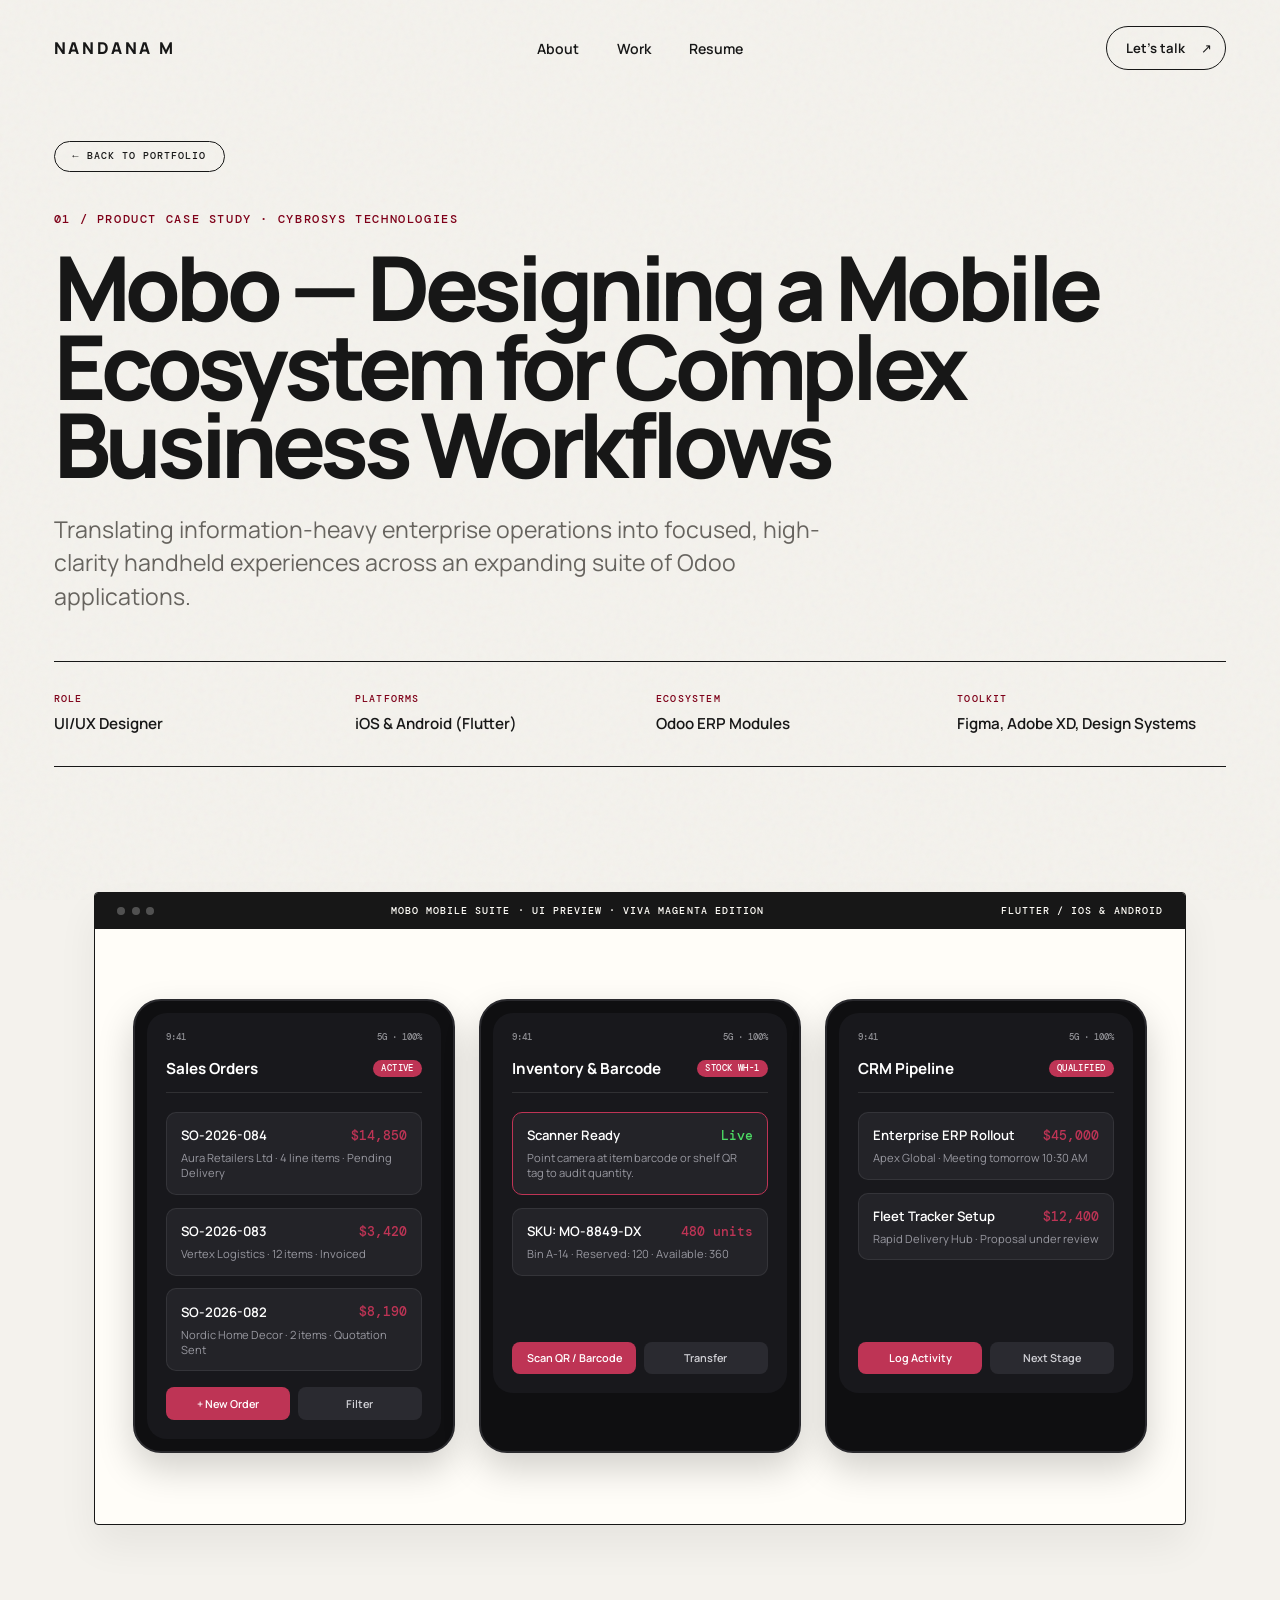
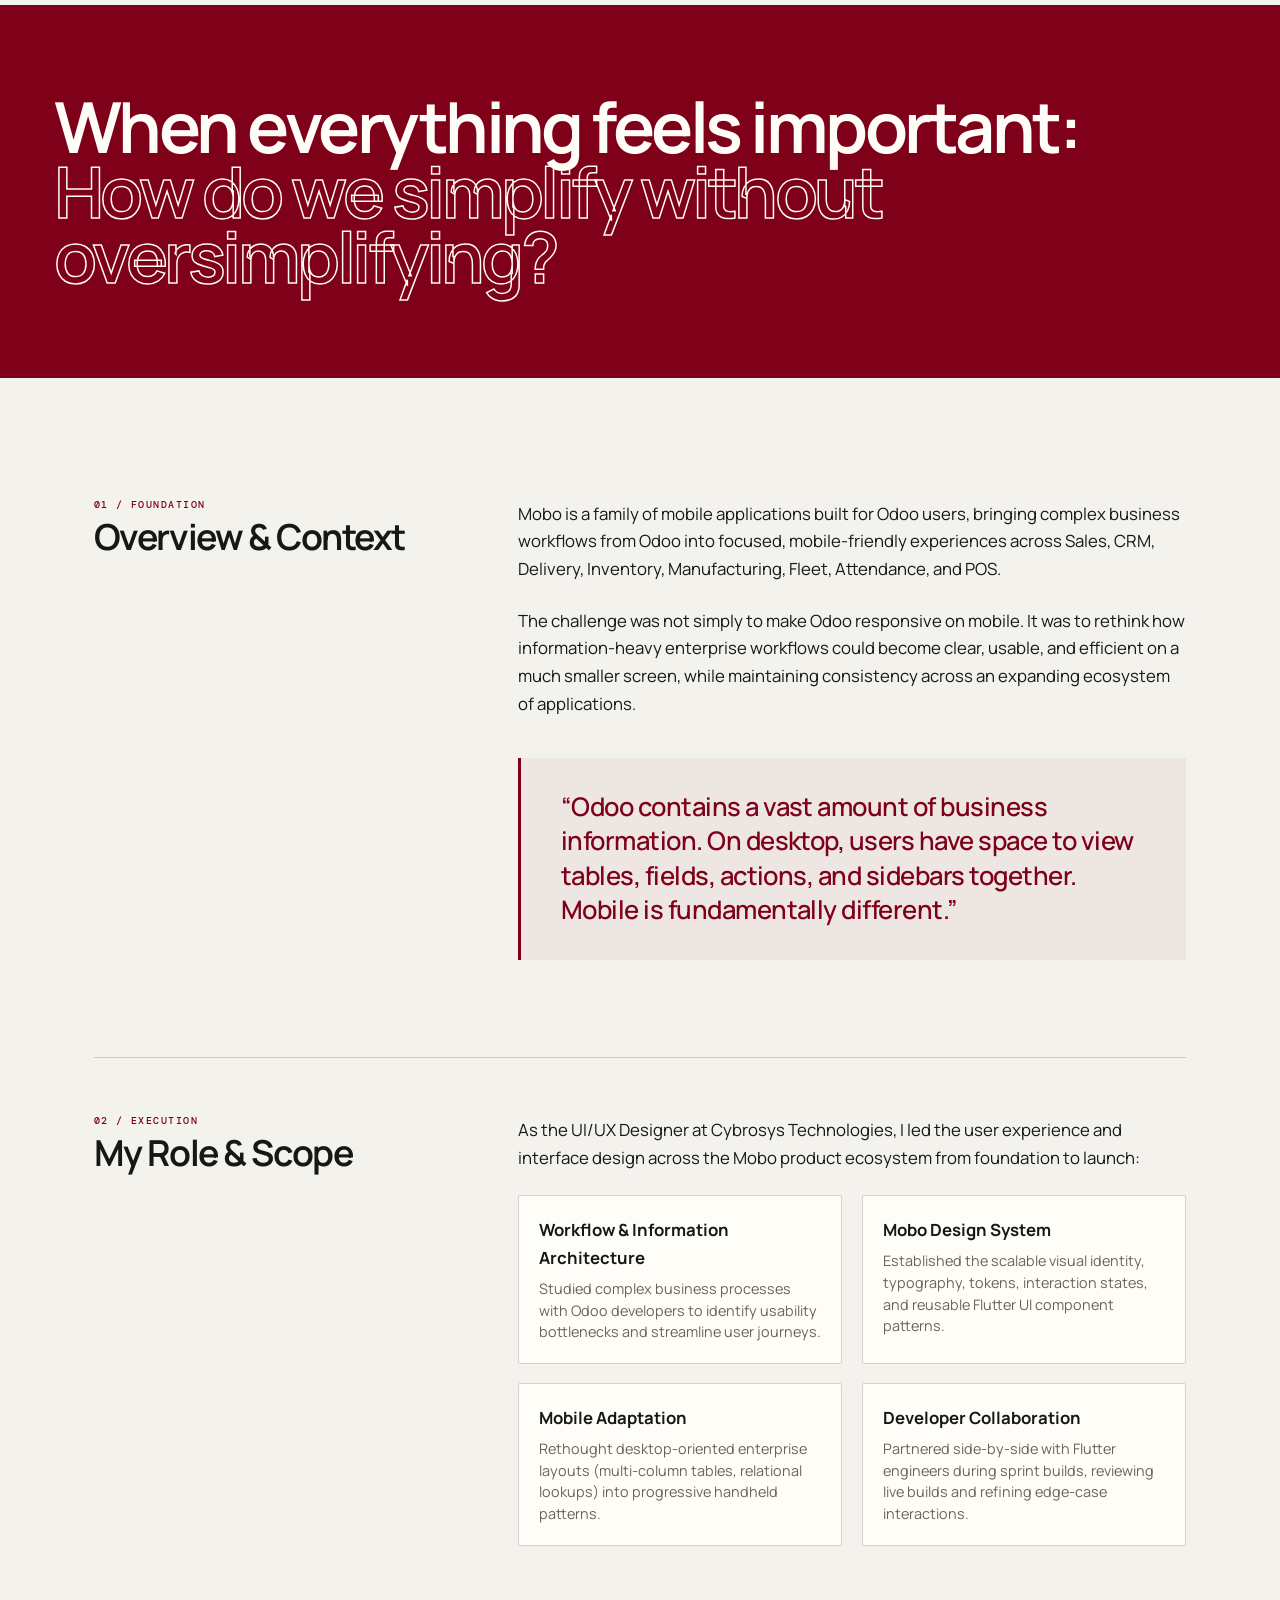
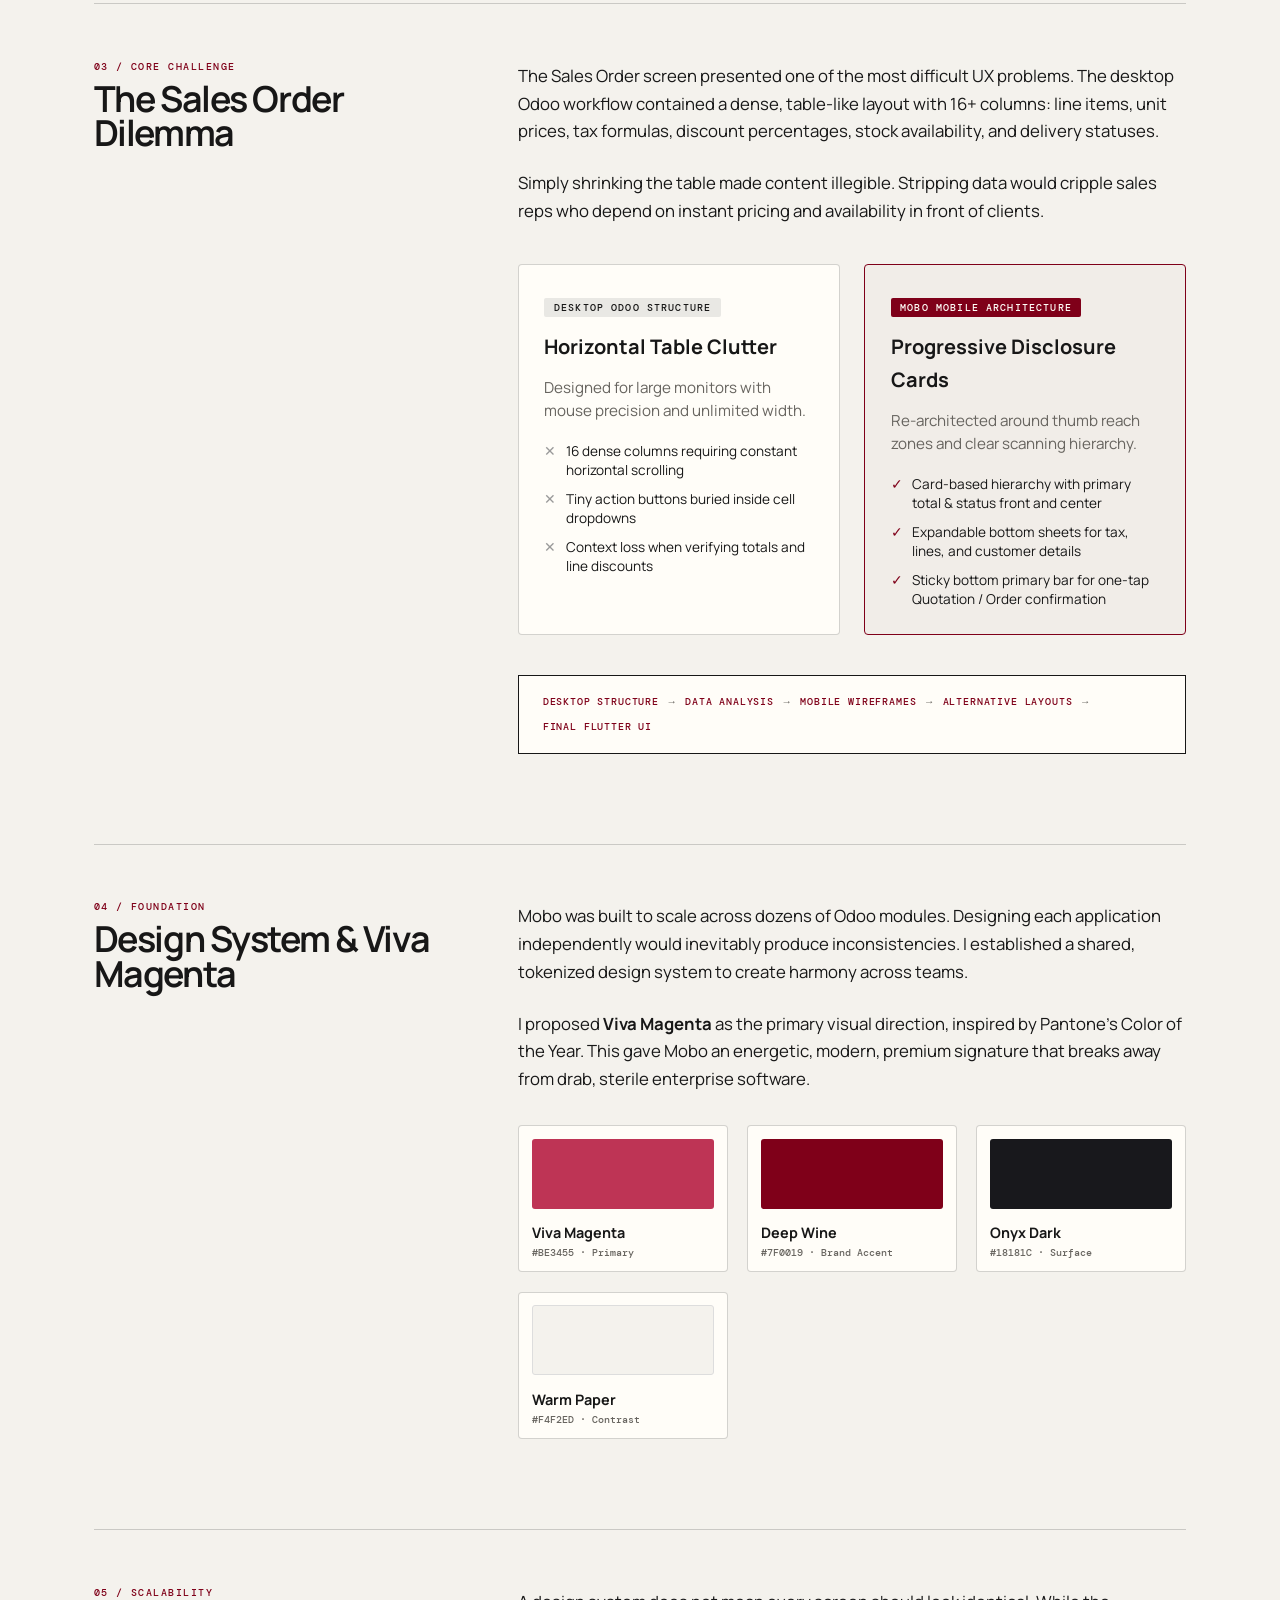
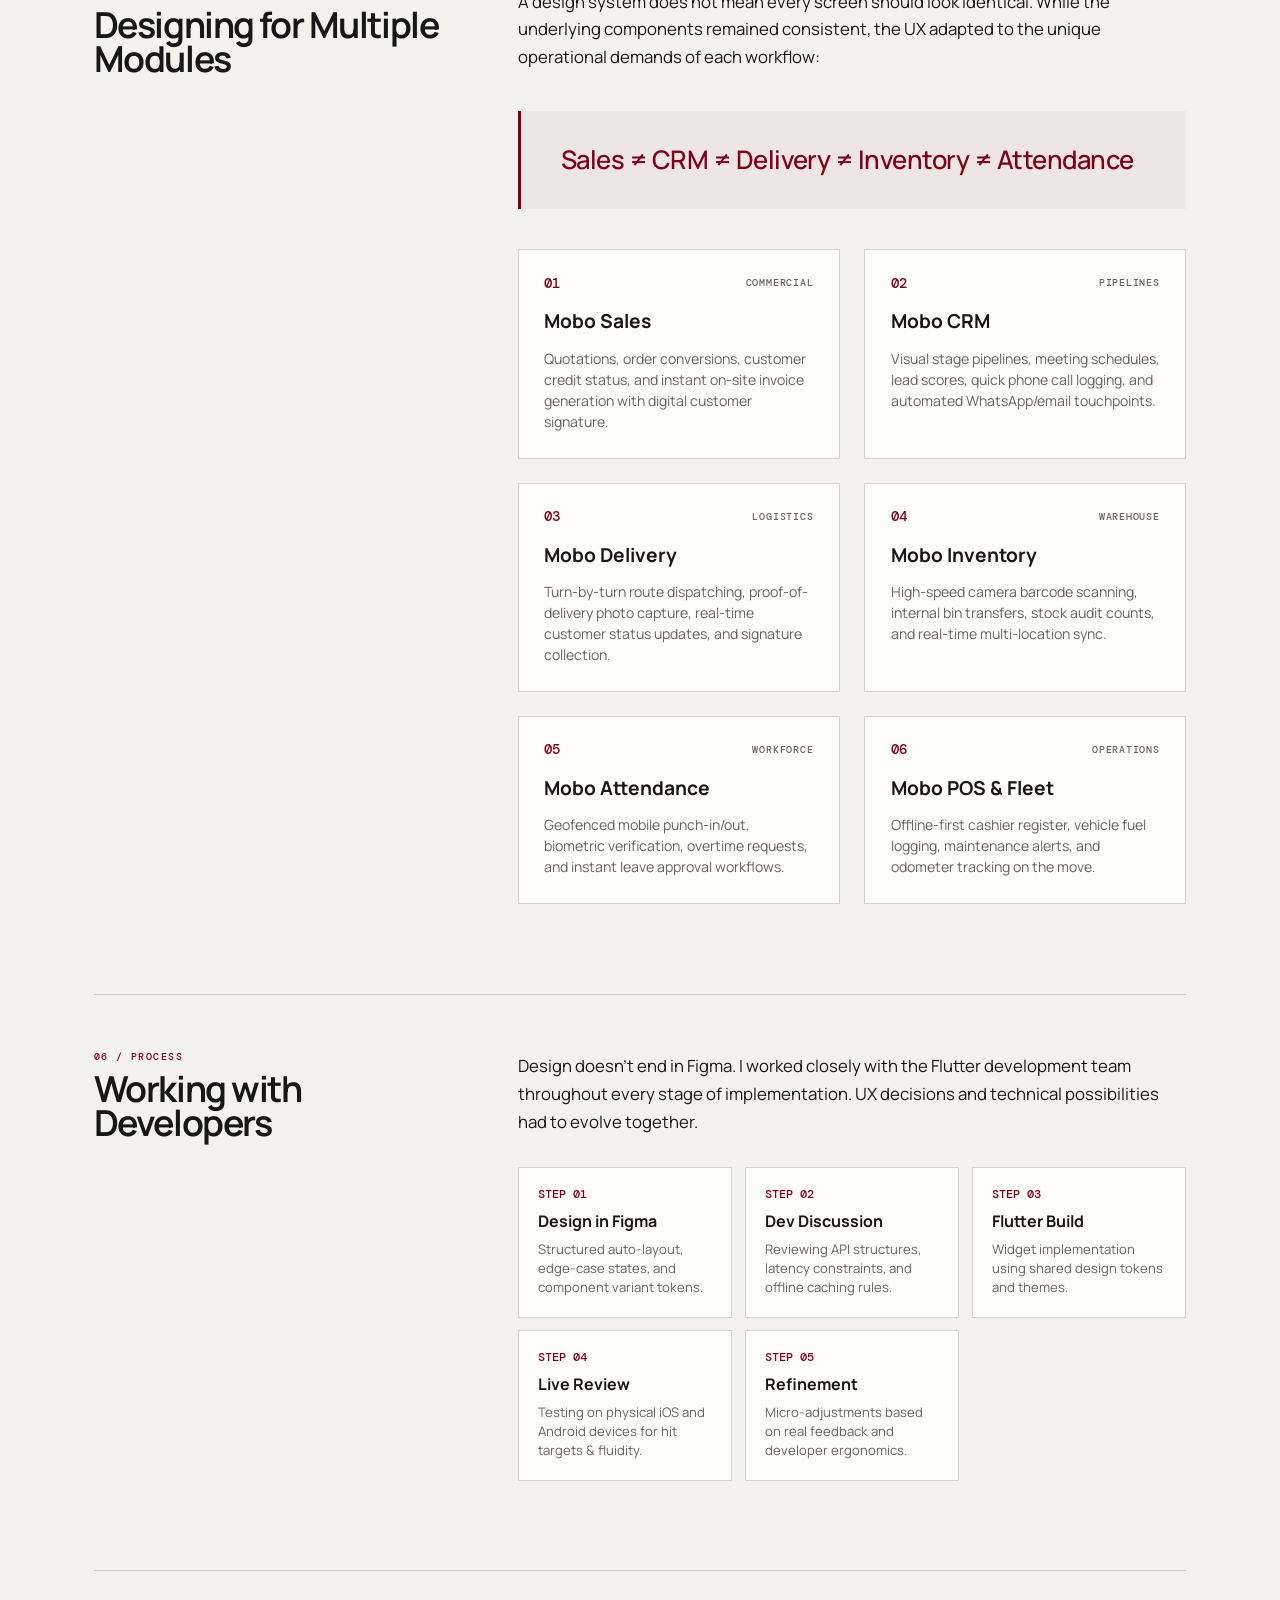
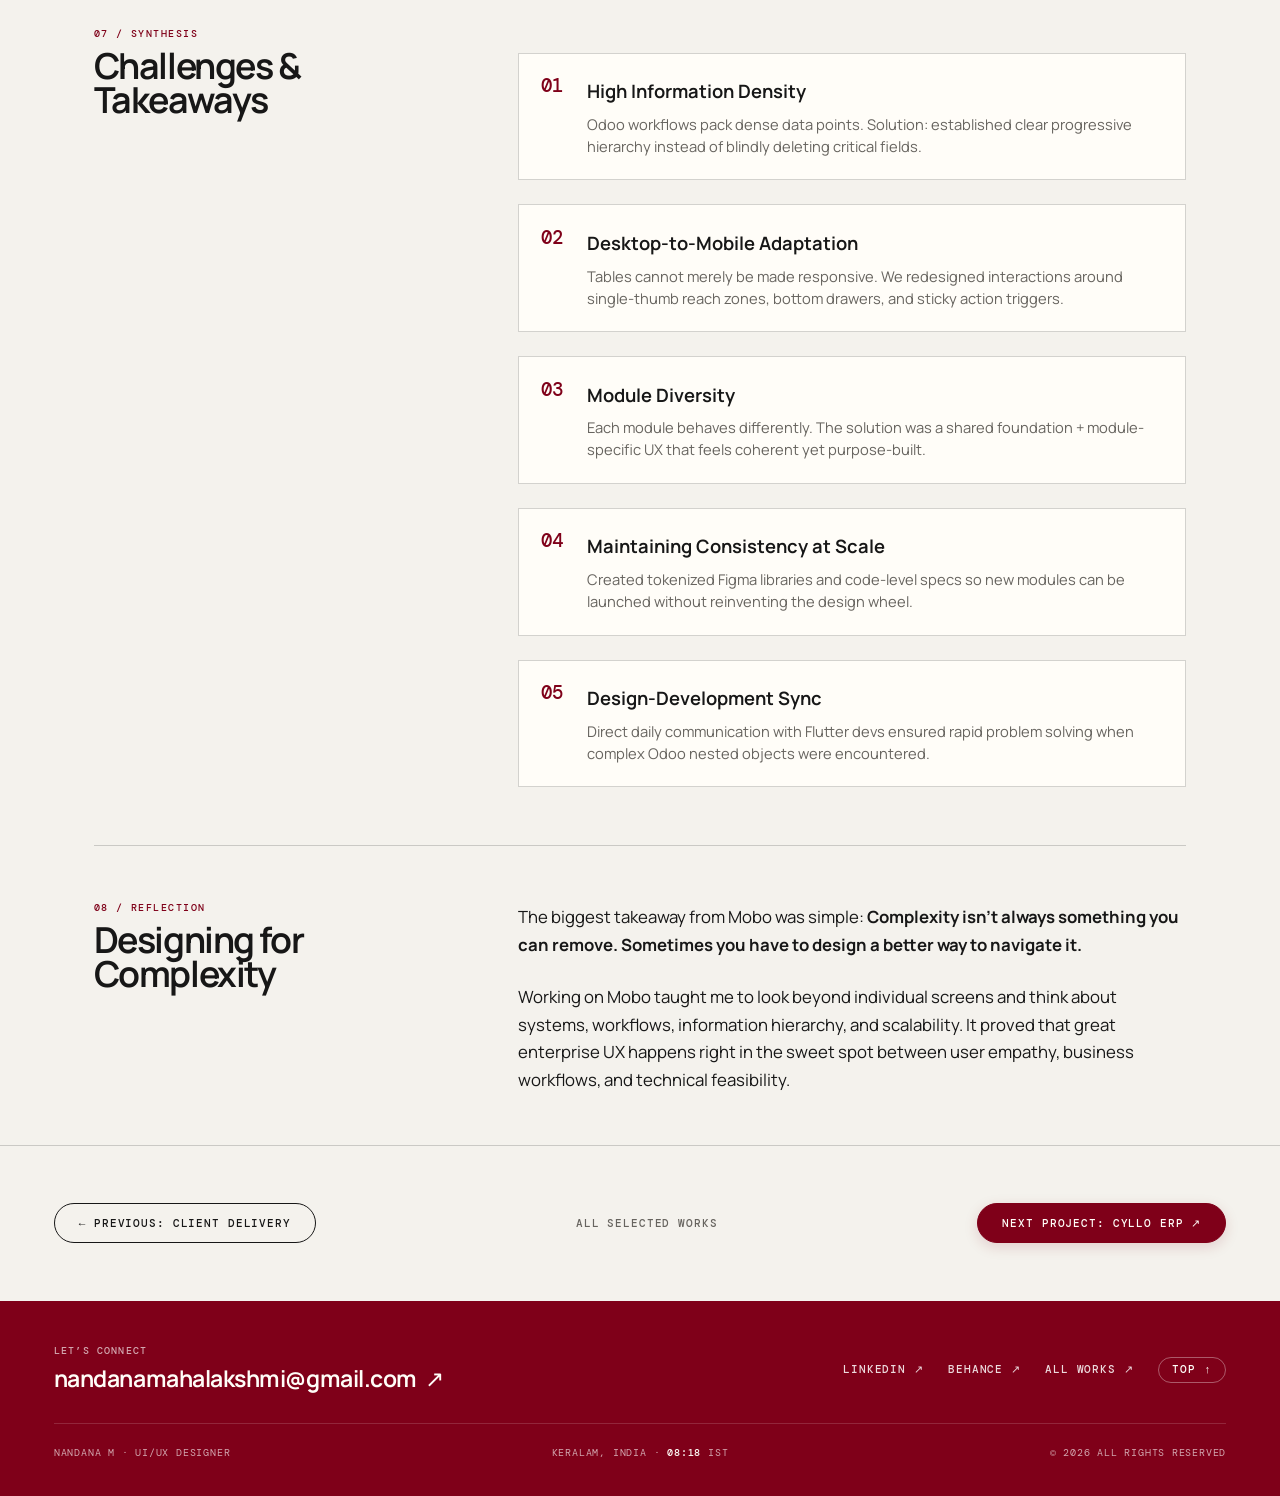
<file: new project/mobo.html>
<!doctype html>
<html lang="en">
<head>
  <meta charset="UTF-8">
  <meta name="viewport" content="width=device-width, initial-scale=1.0">
  <meta name="description" content="Mobo Case Study — Designing a Mobile Ecosystem for Complex Odoo Business Workflows by Nandana M.">
  <meta name="theme-color" content="#7f0019">
  <title>Mobo Case Study — Nandana M</title>
  <link rel="preconnect" href="https://fonts.googleapis.com">
  <link rel="preconnect" href="https://fonts.gstatic.com" crossorigin>
  <link href="https://fonts.googleapis.com/css2?family=DM+Mono:wght@300;400;500&amp;family=Manrope:wght@300;400;500;600;700;800&amp;display=swap" rel="stylesheet">
  <link rel="stylesheet" href="styles.css">
  <script src="script.js" defer></script>
</head>
<body>
  <div class="noise" aria-hidden="true"></div>
  <div class="cursor" aria-hidden="true"><span>VIEW</span></div>

  <header class="site-header">
    <a class="site-brand" href="index.html#home" aria-label="Nandana M — home">NANDANA M</a>
    <nav aria-label="Primary navigation">
      <a href="index.html#about">About</a>
      <a href="index.html#work">Work</a>
      <a href="index.html#experience">Resume</a>
    </nav>
    <a class="header-contact" href="index.html#contact">Let’s talk <span>↗</span></a>
    <button class="menu-toggle" type="button" aria-label="Open menu" aria-expanded="false"><i></i><i></i></button>
  </header>

  <div class="mobile-menu" aria-hidden="true">
    <nav aria-label="Mobile navigation">
      <a href="index.html#home"><small>00</small>Home</a>
      <a href="index.html#about"><small>01</small>About</a>
      <a href="index.html#work"><small>02</small>Work</a>
      <a href="index.html#experience"><small>03</small>Resume</a>
      <a href="index.html#contact"><small>04</small>Contact</a>
    </nav>
    <p>Keralam, India</p>
  </div>

  <main>
    <!-- HERO -->
    <section class="case-study-hero">
      <a class="back-pill" href="index.html#work">← Back to Portfolio</a>
      <div class="case-kicker">01 / Product Case Study · Cybrosys Technologies</div>
      <h1 class="case-main-title">Mobo — Designing a Mobile Ecosystem for Complex Business Workflows</h1>
      <p class="case-sub-lede">Translating information-heavy enterprise operations into focused, high-clarity handheld experiences across an expanding suite of Odoo applications.</p>

      <div class="case-meta-bar">
        <div>
          <small>Role</small>
          <p>UI/UX Designer</p>
        </div>
        <div>
          <small>Platforms</small>
          <p>iOS &amp; Android (Flutter)</p>
        </div>
        <div>
          <small>Ecosystem</small>
          <p>Odoo ERP Modules</p>
        </div>
        <div>
          <small>Toolkit</small>
          <p>Figma, Adobe XD, Design Systems</p>
        </div>
      </div>
    </section>

    <!-- VISUAL PREVIEW SHOWCASE -->
    <section class="case-content-container" style="padding-top: 0; padding-bottom: 2rem;">
      <div class="case-visual-showcase reveal">
        <div class="showcase-header">
          <div class="showcase-dots">
            <span></span><span></span><span></span>
          </div>
          <span>Mobo Mobile Suite · UI Preview · Viva Magenta Edition</span>
          <span>FLUTTER / IOS &amp; ANDROID</span>
        </div>
        <div class="showcase-body">
          <div class="mobile-screens-row">
            <!-- Screen 1: Mobo Sales -->
            <div class="mobile-device-card">
              <div class="device-screen">
                <div class="screen-status-bar">
                  <span>9:41</span>
                  <span>5G · 100%</span>
                </div>
                <div class="screen-app-bar">
                  <h5>Sales Orders</h5>
                  <span class="badge-magenta">Active</span>
                </div>
                <div class="screen-content-box">
                  <div class="screen-card-item">
                    <div class="card-row">
                      <span class="item-title">SO-2026-084</span>
                      <span class="item-price">$14,850</span>
                    </div>
                    <p class="item-desc">Aura Retailers Ltd · 4 line items · Pending Delivery</p>
                  </div>
                  <div class="screen-card-item">
                    <div class="card-row">
                      <span class="item-title">SO-2026-083</span>
                      <span class="item-price">$3,420</span>
                    </div>
                    <p class="item-desc">Vertex Logistics · 12 items · Invoiced</p>
                  </div>
                  <div class="screen-card-item">
                    <div class="card-row">
                      <span class="item-title">SO-2026-082</span>
                      <span class="item-price">$8,190</span>
                    </div>
                    <p class="item-desc">Nordic Home Decor · 2 items · Quotation Sent</p>
                  </div>
                </div>
                <div class="screen-quick-actions">
                  <button class="screen-btn screen-btn-primary">+ New Order</button>
                  <button class="screen-btn screen-btn-secondary">Filter</button>
                </div>
              </div>
            </div>

            <!-- Screen 2: Mobo Inventory Scan -->
            <div class="mobile-device-card">
              <div class="device-screen">
                <div class="screen-status-bar">
                  <span>9:41</span>
                  <span>5G · 100%</span>
                </div>
                <div class="screen-app-bar">
                  <h5>Inventory &amp; Barcode</h5>
                  <span class="badge-magenta">Stock WH-1</span>
                </div>
                <div class="screen-content-box">
                  <div class="screen-card-item" style="border-color: #be3455;">
                    <div class="card-row">
                      <span class="item-title">Scanner Ready</span>
                      <span class="item-price" style="color: #4cd964;">Live</span>
                    </div>
                    <p class="item-desc">Point camera at item barcode or shelf QR tag to audit quantity.</p>
                  </div>
                  <div class="screen-card-item">
                    <div class="card-row">
                      <span class="item-title">SKU: MO-8849-DX</span>
                      <span class="item-price">480 units</span>
                    </div>
                    <p class="item-desc">Bin A-14 · Reserved: 120 · Available: 360</p>
                  </div>
                </div>
                <div class="screen-quick-actions">
                  <button class="screen-btn screen-btn-primary">Scan QR / Barcode</button>
                  <button class="screen-btn screen-btn-secondary">Transfer</button>
                </div>
              </div>
            </div>

            <!-- Screen 3: Mobo CRM Pipeline -->
            <div class="mobile-device-card">
              <div class="device-screen">
                <div class="screen-status-bar">
                  <span>9:41</span>
                  <span>5G · 100%</span>
                </div>
                <div class="screen-app-bar">
                  <h5>CRM Pipeline</h5>
                  <span class="badge-magenta">Qualified</span>
                </div>
                <div class="screen-content-box">
                  <div class="screen-card-item">
                    <div class="card-row">
                      <span class="item-title">Enterprise ERP Rollout</span>
                      <span class="item-price">$45,000</span>
                    </div>
                    <p class="item-desc">Apex Global · Meeting tomorrow 10:30 AM</p>
                  </div>
                  <div class="screen-card-item">
                    <div class="card-row">
                      <span class="item-title">Fleet Tracker Setup</span>
                      <span class="item-price">$12,400</span>
                    </div>
                    <p class="item-desc">Rapid Delivery Hub · Proposal under review</p>
                  </div>
                </div>
                <div class="screen-quick-actions">
                  <button class="screen-btn screen-btn-primary">Log Activity</button>
                  <button class="screen-btn screen-btn-secondary">Next Stage</button>
                </div>
              </div>
            </div>
          </div>
        </div>
      </div>
    </section>

    <!-- BIG STATEMENT BANNER -->
    <section class="case-statement-banner">
      <h2>When everything feels important: <em>How do we simplify without oversimplifying?</em></h2>
    </section>

    <!-- MAIN CASE BLOCKS -->
    <section class="case-content-container">
      <!-- 01 Overview -->
      <article class="case-block">
        <div class="case-block-aside">
          <small>01 / Foundation</small>
          <h3>Overview &amp; Context</h3>
        </div>
        <div class="case-block-main">
          <p>Mobo is a family of mobile applications built for Odoo users, bringing complex business workflows from Odoo into focused, mobile-friendly experiences across Sales, CRM, Delivery, Inventory, Manufacturing, Fleet, Attendance, and POS.</p>
          <p>The challenge was not simply to make Odoo responsive on mobile. It was to rethink how information-heavy enterprise workflows could become clear, usable, and efficient on a much smaller screen, while maintaining consistency across an expanding ecosystem of applications.</p>
          <div class="case-quote-box">
            <p>“Odoo contains a vast amount of business information. On desktop, users have space to view tables, fields, actions, and sidebars together. Mobile is fundamentally different.”</p>
          </div>
        </div>
      </article>

      <!-- 02 My Role -->
      <article class="case-block">
        <div class="case-block-aside">
          <small>02 / Execution</small>
          <h3>My Role &amp; Scope</h3>
        </div>
        <div class="case-block-main">
          <p>As the UI/UX Designer at Cybrosys Technologies, I led the user experience and interface design across the Mobo product ecosystem from foundation to launch:</p>
          <div class="case-list-grid">
            <div class="case-list-item">
              <strong>Workflow &amp; Information Architecture</strong>
              <p>Studied complex business processes with Odoo developers to identify usability bottlenecks and streamline user journeys.</p>
            </div>
            <div class="case-list-item">
              <strong>Mobo Design System</strong>
              <p>Established the scalable visual identity, typography, tokens, interaction states, and reusable Flutter UI component patterns.</p>
            </div>
            <div class="case-list-item">
              <strong>Mobile Adaptation</strong>
              <p>Rethought desktop-oriented enterprise layouts (multi-column tables, relational lookups) into progressive handheld patterns.</p>
            </div>
            <div class="case-list-item">
              <strong>Developer Collaboration</strong>
              <p>Partnered side-by-side with Flutter engineers during sprint builds, reviewing live builds and refining edge-case interactions.</p>
            </div>
          </div>
        </div>
      </article>

      <!-- 03 The Hardest Problem: Sales Order -->
      <article class="case-block">
        <div class="case-block-aside">
          <small>03 / Core Challenge</small>
          <h3>The Sales Order Dilemma</h3>
        </div>
        <div class="case-block-main">
          <p>The Sales Order screen presented one of the most difficult UX problems. The desktop Odoo workflow contained a dense, table-like layout with 16+ columns: line items, unit prices, tax formulas, discount percentages, stock availability, and delivery statuses.</p>
          <p>Simply shrinking the table made content illegible. Stripping data would cripple sales reps who depend on instant pricing and availability in front of clients.</p>

          <div class="comparison-container">
            <div class="comparison-card">
              <span class="comparison-tag">Desktop Odoo Structure</span>
              <h4>Horizontal Table Clutter</h4>
              <p>Designed for large monitors with mouse precision and unlimited width.</p>
              <ul class="comparison-points">
                <li><i>✕</i> 16 dense columns requiring constant horizontal scrolling</li>
                <li><i>✕</i> Tiny action buttons buried inside cell dropdowns</li>
                <li><i>✕</i> Context loss when verifying totals and line discounts</li>
              </ul>
            </div>

            <div class="comparison-card accented">
              <span class="comparison-tag">Mobo Mobile Architecture</span>
              <h4>Progressive Disclosure Cards</h4>
              <p>Re-architected around thumb reach zones and clear scanning hierarchy.</p>
              <ul class="comparison-points">
                <li><i>✓</i> Card-based hierarchy with primary total &amp; status front and center</li>
                <li><i>✓</i> Expandable bottom sheets for tax, lines, and customer details</li>
                <li><i>✓</i> Sticky bottom primary bar for one-tap Quotation / Order confirmation</li>
              </ul>
            </div>
          </div>

          <div class="case-flow-steps">
            <span>Desktop Structure</span> <i>→</i>
            <span>Data Analysis</span> <i>→</i>
            <span>Mobile Wireframes</span> <i>→</i>
            <span>Alternative Layouts</span> <i>→</i>
            <span>Final Flutter UI</span>
          </div>
        </div>
      </article>

      <!-- 04 Design System & Visual Identity -->
      <article class="case-block">
        <div class="case-block-aside">
          <small>04 / Foundation</small>
          <h3>Design System &amp; Viva Magenta</h3>
        </div>
        <div class="case-block-main">
          <p>Mobo was built to scale across dozens of Odoo modules. Designing each application independently would inevitably produce inconsistencies. I established a shared, tokenized design system to create harmony across teams.</p>
          <p>I proposed <strong>Viva Magenta</strong> as the primary visual direction, inspired by Pantone’s Color of the Year. This gave Mobo an energetic, modern, premium signature that breaks away from drab, sterile enterprise software.</p>

          <div class="token-swatches-grid">
            <div class="swatch-card">
              <div class="swatch-color" style="background: #be3455;"></div>
              <div class="swatch-name">Viva Magenta</div>
              <div class="swatch-hex">#BE3455 · Primary</div>
            </div>
            <div class="swatch-card">
              <div class="swatch-color" style="background: #7f0019;"></div>
              <div class="swatch-name">Deep Wine</div>
              <div class="swatch-hex">#7F0019 · Brand Accent</div>
            </div>
            <div class="swatch-card">
              <div class="swatch-color" style="background: #18181c;"></div>
              <div class="swatch-name">Onyx Dark</div>
              <div class="swatch-hex">#18181C · Surface</div>
            </div>
            <div class="swatch-card">
              <div class="swatch-color" style="background: #f4f2ed; border: 1px solid #ddd;"></div>
              <div class="swatch-name">Warm Paper</div>
              <div class="swatch-hex">#F4F2ED · Contrast</div>
            </div>
          </div>
        </div>
      </article>

      <!-- 05 Designing for Scale across Modules -->
      <article class="case-block">
        <div class="case-block-aside">
          <small>05 / Scalability</small>
          <h3>Designing for Multiple Modules</h3>
        </div>
        <div class="case-block-main">
          <p>A design system does not mean every screen should look identical. While the underlying components remained consistent, the UX adapted to the unique operational demands of each workflow:</p>
          
          <div class="case-quote-box">
            <p>Sales ≠ CRM ≠ Delivery ≠ Inventory ≠ Attendance</p>
          </div>

          <div class="ecosystem-modules-grid">
            <div class="ecosystem-card">
              <div class="ecosystem-card-header">
                <span>01</span>
                <small>Commercial</small>
              </div>
              <h4>Mobo Sales</h4>
              <p>Quotations, order conversions, customer credit status, and instant on-site invoice generation with digital customer signature.</p>
            </div>
            <div class="ecosystem-card">
              <div class="ecosystem-card-header">
                <span>02</span>
                <small>Pipelines</small>
              </div>
              <h4>Mobo CRM</h4>
              <p>Visual stage pipelines, meeting schedules, lead scores, quick phone call logging, and automated WhatsApp/email touchpoints.</p>
            </div>
            <div class="ecosystem-card">
              <div class="ecosystem-card-header">
                <span>03</span>
                <small>Logistics</small>
              </div>
              <h4>Mobo Delivery</h4>
              <p>Turn-by-turn route dispatching, proof-of-delivery photo capture, real-time customer status updates, and signature collection.</p>
            </div>
            <div class="ecosystem-card">
              <div class="ecosystem-card-header">
                <span>04</span>
                <small>Warehouse</small>
              </div>
              <h4>Mobo Inventory</h4>
              <p>High-speed camera barcode scanning, internal bin transfers, stock audit counts, and real-time multi-location sync.</p>
            </div>
            <div class="ecosystem-card">
              <div class="ecosystem-card-header">
                <span>05</span>
                <small>Workforce</small>
              </div>
              <h4>Mobo Attendance</h4>
              <p>Geofenced mobile punch-in/out, biometric verification, overtime requests, and instant leave approval workflows.</p>
            </div>
            <div class="ecosystem-card">
              <div class="ecosystem-card-header">
                <span>06</span>
                <small>Operations</small>
              </div>
              <h4>Mobo POS &amp; Fleet</h4>
              <p>Offline-first cashier register, vehicle fuel logging, maintenance alerts, and odometer tracking on the move.</p>
            </div>
          </div>
        </div>
      </article>

      <!-- 06 Developer Collaboration -->
      <article class="case-block">
        <div class="case-block-aside">
          <small>06 / Process</small>
          <h3>Working with Developers</h3>
        </div>
        <div class="case-block-main">
          <p>Design doesn’t end in Figma. I worked closely with the Flutter development team throughout every stage of implementation. UX decisions and technical possibilities had to evolve together.</p>

          <div class="collab-pipeline-container">
            <div class="collab-step-box">
              <span>STEP 01</span>
              <h5>Design in Figma</h5>
              <p>Structured auto-layout, edge-case states, and component variant tokens.</p>
            </div>
            <div class="collab-step-box">
              <span>STEP 02</span>
              <h5>Dev Discussion</h5>
              <p>Reviewing API structures, latency constraints, and offline caching rules.</p>
            </div>
            <div class="collab-step-box">
              <span>STEP 03</span>
              <h5>Flutter Build</h5>
              <p>Widget implementation using shared design tokens and themes.</p>
            </div>
            <div class="collab-step-box">
              <span>STEP 04</span>
              <h5>Live Review</h5>
              <p>Testing on physical iOS and Android devices for hit targets &amp; fluidity.</p>
            </div>
            <div class="collab-step-box">
              <span>STEP 05</span>
              <h5>Refinement</h5>
              <p>Micro-adjustments based on real feedback and developer ergonomics.</p>
            </div>
          </div>
        </div>
      </article>

      <!-- 07 Challenges & Learnings -->
      <article class="case-block">
        <div class="case-block-aside">
          <small>07 / Synthesis</small>
          <h3>Challenges &amp; Takeaways</h3>
        </div>
        <div class="case-block-main">
          <div class="case-challenge-numbered">
            <div class="challenge-row">
              <span>01</span>
              <div>
                <h4>High Information Density</h4>
                <p>Odoo workflows pack dense data points. Solution: established clear progressive hierarchy instead of blindly deleting critical fields.</p>
              </div>
            </div>
            <div class="challenge-row">
              <span>02</span>
              <div>
                <h4>Desktop-to-Mobile Adaptation</h4>
                <p>Tables cannot merely be made responsive. We redesigned interactions around single-thumb reach zones, bottom drawers, and sticky action triggers.</p>
              </div>
            </div>
            <div class="challenge-row">
              <span>03</span>
              <div>
                <h4>Module Diversity</h4>
                <p>Each module behaves differently. The solution was a shared foundation + module-specific UX that feels coherent yet purpose-built.</p>
              </div>
            </div>
            <div class="challenge-row">
              <span>04</span>
              <div>
                <h4>Maintaining Consistency at Scale</h4>
                <p>Created tokenized Figma libraries and code-level specs so new modules can be launched without reinventing the design wheel.</p>
              </div>
            </div>
            <div class="challenge-row">
              <span>05</span>
              <div>
                <h4>Design-Development Sync</h4>
                <p>Direct daily communication with Flutter devs ensured rapid problem solving when complex Odoo nested objects were encountered.</p>
              </div>
            </div>
          </div>
        </div>
      </article>

      <!-- 08 Reflection -->
      <article class="case-block">
        <div class="case-block-aside">
          <small>08 / Reflection</small>
          <h3>Designing for Complexity</h3>
        </div>
        <div class="case-block-main">
          <p>The biggest takeaway from Mobo was simple: <strong>Complexity isn’t always something you can remove. Sometimes you have to design a better way to navigate it.</strong></p>
          <p>Working on Mobo taught me to look beyond individual screens and think about systems, workflows, information hierarchy, and scalability. It proved that great enterprise UX happens right in the sweet spot between user empathy, business workflows, and technical feasibility.</p>
        </div>
      </article>
    </section>

    <!-- CASE NEXT NAV -->
    <section class="case-next-nav">
      <div class="case-next-nav-inner">
        <a class="nav-prev-link" href="client-work.html">← Previous: Client Delivery</a>
        <a class="nav-all-link" href="index.html#work">All Selected Works</a>
        <a class="next-project-link" href="cyllo.html">Next Project: Cyllo ERP ↗</a>
      </div>
    </section>
  </main>

  <footer class="case-minimal-footer red-section" id="contact">
    <div class="cm-container">
      <div class="cm-top-row">
        <div class="cm-cta">
          <small>LET’S CONNECT</small>
          <a class="cm-email-link" href="mailto:nandanamahalakshmi@gmail.com">nandanamahalakshmi@gmail.com <i>↗</i></a>
        </div>
        <div class="cm-links">
          <a href="https://www.linkedin.com/in/nandana-m-75a548240/" target="_blank" rel="noreferrer">LinkedIn ↗</a>
          <a href="https://www.behance.net/nandanam2" target="_blank" rel="noreferrer">Behance ↗</a>
          <a href="index.html#work">All Works ↗</a>
          <a class="cm-back-top" href="#top">Top ↑</a>
        </div>
      </div>
      <div class="cm-bottom-row">
        <span>NANDANA M · UI/UX DESIGNER</span>
        <span>KERALAM, INDIA · <strong id="localTime">--:--</strong> IST</span>
        <span>© 2026 ALL RIGHTS RESERVED</span>
      </div>
    </div>
  </footer>
</body>
</html>
</file>
<file: styles.css>
@font-face {
  font-family: "GT Standard";
  src: url("assets/fonts/GT-Standard-L-Standard-Regular.woff2") format("woff2");
  font-weight: 100 900;
  font-style: normal;
  font-display: swap;
}

:root {
  /* Velora Template Typography */
  --font-primary: "Inter", -apple-system, BlinkMacSystemFont, "Segoe UI", Roboto, sans-serif;
  --font-display: "Inter", -apple-system, BlinkMacSystemFont, "Segoe UI", Roboto, sans-serif;
  --font-mono: "Fragment Mono", "DM Mono", monospace;

  /* Velora Color Tokens (from https://velora-template.framer.website/modio) */
  --velora-bg: #fafafa;
  --velora-card: #ffffff;
  --velora-quiet: #f4f4f4;
  --velora-text-main: #000000;
  --velora-text-near-black: #212121;
  --velora-text-secondary: #6d6d6d;
  --velora-text-muted: #999999;
  --velora-text-tertiary: #aeaeae;
  --velora-border: #e6e6e6;
  --velora-divider: #eeeeee;
  --velora-accent-sand: #c76d54;
  --velora-accent-warm: #e3caa6;
  --velora-overlay: rgba(0, 0, 0, 0.55);

  /* Theme tokens mapped to Velora palette */
  --paper: #fafafa;
  --white: #ffffff;
  --ink: #000000;
  --muted: #6d6d6d;
  --line: #eeeeee;
  --red: #212121;
  --red-dark: #000000;
  --page: clamp(1.15rem, 4.2vw, 5rem);
  --ease: cubic-bezier(.22, 1, .36, 1);
}

*, *::before, *::after { box-sizing: border-box; }

html {
  scroll-behavior: smooth;
  background: var(--velora-bg);
}

body {
  margin: 0;
  overflow-x: clip;
  color: var(--velora-text-main);
  background: var(--velora-bg);
  font-family: var(--font-primary);
  font-synthesis: none;
  -webkit-font-smoothing: antialiased;
  letter-spacing: -0.015em;
}

body.menu-open { overflow: hidden; }
a { color: inherit; text-decoration: none; }
button { margin: 0; padding: 0; border: 0; color: inherit; background: transparent; font: inherit; cursor: pointer; }
img { display: block; max-width: 100%; }
::selection { color: #ffffff; background: #000000; }

.noise {
  position: fixed;
  inset: 0;
  z-index: 1000;
  pointer-events: none;
  opacity: .03;
  background-image: url("data:image/svg+xml,%3Csvg viewBox='0 0 180 180' xmlns='http://www.w3.org/2000/svg'%3E%3Cfilter id='n'%3E%3CfeTurbulence type='fractalNoise' baseFrequency='.9' numOctaves='4' stitchTiles='stitch'/%3E%3C/filter%3E%3Crect width='100%25' height='100%25' filter='url(%23n)' opacity='.7'/%3E%3C/svg%3E");
  mix-blend-mode: multiply;
}

.intro-wipe {
  position: fixed;
  inset: 0;
  z-index: 9999;
  display: grid;
  place-items: center;
  color: #ffffff;
  background: #000000;
  transition: transform 1.05s var(--ease);
}

.intro-wipe span {
  font: 500 .72rem/1 "DM Mono", monospace;
  letter-spacing: .22em;
  animation: intro-pulse .8s ease-in-out infinite alternate;
}

.intro-wipe.is-hidden { transform: translateY(-105%); }
.intro-wipe[hidden] { display: none; }
@keyframes intro-pulse { to { opacity: .38; } }

.grid-paper,
.hero.grid-paper {
  background-color: #ffffff;
  background-image: none;
}

.red-section { color: var(--ink); background: #ffffff; }

/* ==========================================================================
   FLOATING PILL SITE HEADER (Sticky / Fixed - Visible Everywhere)
   ========================================================================== */
.site-header {
  position: fixed;
  z-index: 1000;
  top: 1.25rem;
  left: 50%;
  transform: translateX(-50%);
  width: min(calc(100% - 2.5rem), 1180px);
  height: 4.15rem;
  display: flex;
  justify-content: space-between;
  align-items: center;
  padding: 0 0.65rem 0 2.2rem;
  background: rgba(255, 255, 255, 0.94);
  backdrop-filter: blur(16px);
  -webkit-backdrop-filter: blur(16px);
  border-radius: 9999px;
  box-shadow: 0 4px 20px rgba(0, 0, 0, 0.05), 0 1px 3px rgba(0, 0, 0, 0.02);
  border: 1px solid rgba(0, 0, 0, 0.07);
  transition: box-shadow 0.3s var(--ease), background 0.3s var(--ease), border-color 0.3s var(--ease);
}

.site-header.scrolled {
  background: rgba(255, 255, 255, 0.97);
  box-shadow: 0 10px 30px rgba(0, 0, 0, 0.08), 0 2px 6px rgba(0, 0, 0, 0.03);
  border-color: rgba(0, 0, 0, 0.1);
}

.site-header::after {
  display: none;
}

.site-brand-group {
  display: inline-flex;
  align-items: center;
}

.site-brand,
.monogram {
  font-family: var(--font-primary);
  font-size: clamp(0.9rem, 1.1vw, 1.02rem);
  font-weight: 700;
  letter-spacing: 0.03em;
  text-transform: uppercase;
  color: var(--ink);
  white-space: nowrap;
  text-decoration: none;
  display: inline-flex;
  align-items: center;
  transition: opacity 0.25s var(--ease), transform 0.25s var(--ease);
  line-height: 1;
}

.site-brand:hover,
.monogram:hover {
  opacity: 0.65;
  transform: translateY(-1px);
}

.brand-sub {
  display: none !important;
}

.site-header nav {
  display: flex;
  align-items: center;
  gap: clamp(1.6rem, 2.8vw, 2.7rem);
  font-family: var(--font-primary);
  font-size: 0.95rem;
  font-weight: 500;
}

.site-header nav a,
.nav-link {
  position: relative;
  color: #1a1a1a;
  padding: 0.4rem 0.2rem;
  display: inline-flex;
  align-items: baseline;
  text-decoration: none;
  letter-spacing: -0.01em;
  transition: color 0.2s var(--ease), opacity 0.2s var(--ease);
}

.site-header nav a::after,
.nav-link::after {
  display: none;
}

.site-header nav a:hover,
.nav-link:hover {
  color: #000000;
  opacity: 0.6;
}

.nav-count {
  font-family: var(--font-primary);
  font-size: 0.65rem;
  font-weight: 600;
  color: #71717a;
  margin-left: 2px;
  vertical-align: super;
  line-height: 1;
}

.header-actions {
  display: inline-flex;
  align-items: center;
  gap: 0.75rem;
}

.header-contact {
  display: inline-flex;
  gap: 0.45rem;
  align-items: center;
  padding: 0.68rem 1.45rem;
  border-radius: 9999px;
  background: #0e0e0e;
  color: #ffffff;
  font-family: var(--font-primary);
  font-size: 0.88rem;
  font-weight: 550;
  letter-spacing: -0.01em;
  text-decoration: none;
  border: none;
  transition: background 0.25s var(--ease), transform 0.2s var(--ease), opacity 0.25s var(--ease);
}

.header-contact span {
  display: inline-block;
  font-size: 0.95rem;
  line-height: 1;
  transition: transform 0.25s var(--ease);
}

.header-contact:hover {
  background: #262626;
  color: #ffffff;
  transform: translateY(-1px);
}

.header-contact:hover span {
  transform: translate(2px, -2px);
}

.menu-toggle {
  display: none;
  width: 2.6rem;
  height: 2.6rem;
  position: relative;
  z-index: 102;
  border-radius: 50%;
  background: transparent;
}
.menu-toggle i {
  width: 1.3rem;
  height: 2px;
  position: absolute;
  left: 0.65rem;
  background: currentColor;
  transition: transform 0.35s, top 0.35s;
}
.menu-toggle i:first-child { top: 0.95rem; }
.menu-toggle i:last-child { top: 1.55rem; }
.menu-toggle.is-open { color: var(--ink); }
.menu-toggle.is-open i:first-child { top: 1.25rem; transform: rotate(45deg); }
.menu-toggle.is-open i:last-child { top: 1.25rem; transform: rotate(-45deg); }

.mobile-menu {
  position: fixed;
  inset: 0;
  z-index: 99;
  visibility: hidden;
  display: flex;
  flex-direction: column;
  justify-content: space-between;
  padding: 8rem 1.4rem 2rem;
  color: var(--ink);
  background: #ffffff;
  border-bottom: 1px solid var(--line);
  opacity: 0;
  transform: translateY(-2rem);
  transition: .45s var(--ease);
}

.mobile-menu.is-open { visibility: visible; opacity: 1; transform: none; }
.mobile-menu nav { display: grid; }
.mobile-menu nav a { display: flex; gap: 1.5rem; align-items: baseline; padding: .55rem 0; border-bottom: 1px solid rgba(255,255,255,.35); font-size: clamp(2.7rem, 15vw, 5rem); line-height: 1; letter-spacing: -.07em; }
.mobile-menu small { width: 2rem; font: 400 .6rem/1 "DM Mono", monospace; letter-spacing: .1em; }
.mobile-menu > p { margin: 0; font: 400 .65rem/1.4 "DM Mono", monospace; letter-spacing: .1em; text-transform: uppercase; }

.hero {
  min-height: auto;
  position: relative;
  overflow: hidden;
  isolation: isolate;
  display: flex;
  align-items: center;
  justify-content: center;
  padding: clamp(7.5rem, 10vw, 10.5rem) var(--page) clamp(4rem, 6vw, 6.5rem);
  background: var(--velora-bg);
}

.hero-grid {
  display: grid;
  grid-template-columns: 1.25fr 0.75fr;
  align-items: center;
  gap: clamp(2rem, 4.5vw, 5rem);
  width: 100%;
  max-width: 1220px;
  margin: 0 auto;
  position: relative;
  z-index: 2;
}

.hero-content-col {
  display: flex;
  flex-direction: column;
  align-items: flex-start;
  text-align: left;
}

/* Bracket & Kicker */
.hero-kicker-bracket {
  position: relative;
  display: inline-flex;
  align-items: center;
  margin-bottom: clamp(1.4rem, 2vw, 2.2rem);
  padding-left: 1.8rem;
}

.hero-kicker-bracket::before {
  content: "";
  position: absolute;
  top: 50%;
  left: 0;
  width: 1.3rem;
  height: 2.2rem;
  border-top: 1.5px solid var(--velora-accent-sand);
  border-left: 1.5px solid rgba(0, 0, 0, 0.18);
  transform: translateY(-50%);
}

.hero-kicker-text {
  font-family: var(--font-mono);
  font-size: clamp(0.78rem, 0.9vw, 0.88rem);
  font-weight: 500;
  letter-spacing: 0.14em;
  text-transform: uppercase;
  color: var(--velora-text-muted);
}

/* Main Headline - Using exact font styling of Experience built through real systems */
.hero-headline {
  margin: 0 0 clamp(1.4rem, 2vw, 2.2rem);
  color: var(--velora-text-main);
  font-family: var(--font-primary);
  font-size: clamp(3.2rem, 5.8vw, 6.4rem);
  font-weight: 600;
  line-height: .92;
  letter-spacing: -0.04em;
  text-align: left;
}

.hero-clarity-serif {
  font-family: 'Instrument Serif', Georgia, serif;
  font-style: italic;
  font-weight: 400;
  font-size: 1.12em;
  letter-spacing: -0.01em;
  color: var(--velora-text-main);
  display: inline-block;
  vertical-align: baseline;
  padding: 0 0.04em;
}

/* Lede Description matching screenshot */
.hero-description {
  margin: 0;
  font-family: var(--font-primary);
  font-size: clamp(1rem, 1.25vw, 1.15rem);
  line-height: 1.55;
  color: var(--velora-text-secondary);
  letter-spacing: -0.015em;
  max-width: 560px;
  text-align: left;
}

/* Right Column: Circle Stage & Portrait - Shifted slightly down & refined compact size */
.hero-portrait-col {
  display: flex;
  justify-content: center;
  align-items: center;
  position: relative;
  width: 100%;
  padding-top: clamp(1.5rem, 3.2vw, 3.2rem);
}

.hero-circle-stage {
  position: relative;
  width: clamp(220px, 23vw, 330px);
  aspect-ratio: 1;
  display: flex;
  align-items: center;
  justify-content: center;
}

.hero-circle-disc {
  position: absolute;
  inset: 0;
  border-radius: 50%;
  background: linear-gradient(145deg, #cc745a 0%, #b55a40 100%);
  box-shadow: 0 20px 48px rgba(181, 90, 64, 0.22);
  z-index: 1;
  transition: transform 0.5s var(--ease), box-shadow 0.5s var(--ease);
}

.hero-circle-stage:hover .hero-circle-disc {
  transform: scale(1.02);
  box-shadow: 0 26px 56px rgba(181, 90, 64, 0.32);
}

.hero-circle-portrait-wrap {
  position: absolute;
  left: 0;
  right: 0;
  bottom: 0;
  height: 116%;
  border-radius: 0 0 1000px 1000px;
  overflow: hidden;
  z-index: 2;
  display: flex;
  align-items: flex-end;
  justify-content: center;
  pointer-events: none;
}

.hero-circle-portrait {
  width: 98%;
  height: auto;
  max-height: 100%;
  object-fit: contain;
  object-position: bottom center;
  transform: translateY(-2px);
  user-select: none;
  filter: drop-shadow(0 12px 24px rgba(0, 0, 0, 0.08));
}

@media (max-width: 900px) {
  .hero-grid {
    grid-template-columns: 1fr;
    gap: 3rem;
  }
  .hero-content-col {
    align-items: flex-start;
  }
  .hero-portrait-col {
    justify-content: center;
  }
}

/* Animated clarity morphing typography - 3 Styles */
.clarity-morph-wrap {
  display: inline-flex;
  align-items: baseline;
  justify-content: center;
  position: relative;
  vertical-align: baseline;
  padding: 0 0.04em;
  perspective: 800px;
}

.clarity-morph {
  display: inline-block;
  position: relative;
  cursor: pointer;
  transform-origin: center 60%;
  transition: opacity 0.42s cubic-bezier(0.16, 1, 0.3, 1),
              transform 0.42s cubic-bezier(0.16, 1, 0.3, 1),
              filter 0.42s cubic-bezier(0.16, 1, 0.3, 1);
  will-change: opacity, transform, filter;
  user-select: none;
  line-height: 1;
}

/* Fluid Morph Out - soft dissolve upward with slight optical blur */
.clarity-morph.is-morphing-out {
  opacity: 0;
  transform: translateY(-8px) scale(0.96);
  filter: blur(4px);
  pointer-events: none;
}

/* Fluid Morph In - soft glide into place from below */
.clarity-morph.is-morphing-in {
  opacity: 0;
  transform: translateY(8px) scale(0.96);
  filter: blur(4px);
  pointer-events: none;
}

/* 1. Editorial Serif Italic */
.clarity-morph.style-serif-italic {
  font-family: 'Instrument Serif', Georgia, serif;
  font-style: italic;
  font-weight: 400;
  font-size: 1.15em;
  letter-spacing: -0.01em;
  color: #0e0e0e;
  -webkit-text-stroke: 0;
  padding: 0 0.04em;
}

/* 2. Clean Bold Sans-Serif */
.clarity-morph.style-sans-bold {
  font-family: var(--font-primary);
  font-style: normal;
  font-weight: 700;
  font-size: 1.0em;
  letter-spacing: -0.038em;
  color: var(--ink);
  -webkit-text-stroke: 0;
  padding: 0 0.02em;
}

/* 3. Architectural Outline Stroke */
.clarity-morph.style-outline {
  font-family: var(--font-primary);
  font-style: normal;
  font-weight: 800;
  font-size: 1.0em;
  letter-spacing: -0.025em;
  color: transparent;
  -webkit-text-stroke: 1.9px #0e0e0e;
  text-stroke: 1.9px #0e0e0e;
  padding: 0 0.02em;
}

.hero-description {
  max-width: 600px;
  margin: 0 auto;
  font-family: var(--font-primary);
  font-size: clamp(1rem, 1.25vw, 1.15rem);
  line-height: 1.6;
  color: var(--velora-text-secondary);
  letter-spacing: -0.015em;
  text-align: center;
}

.manifesto {
  padding: clamp(3.8rem, 5.5vw, 5.5rem) var(--page);
  border-top: 1px solid var(--line);
  background: var(--white);
  color: var(--ink);
}

.eyebrow {
  display: flex;
  gap: .65rem;
  align-items: baseline;
  font: 400 0.74rem/1 var(--font-mono);
  letter-spacing: .08em;
  text-transform: uppercase;
  color: var(--velora-text-muted);
}

.eyebrow span {
  width: auto;
  height: auto;
  display: inline;
  border: none;
  background: transparent;
  border-radius: 0;
  font-size: 0.74rem;
  color: var(--velora-text-muted);
  font-weight: 500;
  letter-spacing: .08em;
  padding: 0;
}

.eyebrow.dark {
  color: var(--velora-text-main);
}

.manifesto h2 {
  max-width: 1400px;
  margin: clamp(2rem, 3.5vw, 3rem) 0 0;
  font-size: clamp(2.8rem, 6vw, 6.8rem);
  font-weight: 550;
  line-height: .9;
  letter-spacing: -.065em;
  color: var(--ink);
}

.manifesto h2 em {
  color: transparent;
  -webkit-text-stroke: 1.5px var(--ink);
  font-style: normal;
}

.manifesto-bottom {
  display: grid;
  grid-template-columns: 1fr 1fr;
  gap: 3.5rem;
  align-items: end;
  margin-top: clamp(2.5rem, 3.5vw, 3.5rem);
  padding-top: 1.8rem;
  border-top: 1px solid var(--line);
  color: var(--ink);
}

.manifesto-bottom > p {
  max-width: 650px;
  margin: 0;
  font-size: clamp(1.02rem, 1.4vw, 1.3rem);
  line-height: 1.55;
  color: #333333;
}

.manifesto-sign {
  justify-self: end;
  display: flex;
  gap: 1rem;
  align-items: center;
  font: 400 .63rem/1 "DM Mono", monospace;
  letter-spacing: .13em;
  color: var(--ink);
}

.manifesto-sign i {
  font-size: 3.6rem;
  font-style: normal;
  animation: spin 10s linear infinite;
}

@keyframes spin { to { transform: rotate(360deg); } }

/* ABOUT SECTION & ARCHITECTURAL PORTRAIT SESSION */
.about {
  display: grid;
  grid-template-columns: minmax(320px, 0.9fr) 1.1fr;
  gap: clamp(3rem, 6vw, 7rem);
  padding: clamp(4rem, 6vw, 6.5rem) var(--page);
  background: var(--white);
  color: var(--ink);
  position: relative;
  border-top: 1px solid var(--line);
  align-items: start;
}

.about-portrait {
  position: relative;
  align-self: start;
  perspective: 1000px;
  display: flex;
  flex-direction: column;
  align-items: flex-start;
  width: 100%;
  max-width: 440px;
}

.about-eyebrow {
  margin-bottom: clamp(1.2rem, 2vw, 1.8rem);
  align-self: flex-start;
}

.about-portrait-card {
  width: 100%;
  max-width: 440px;
  background: #f7f7f6;
  border: 1px solid rgba(0, 0, 0, 0.12);
  border-radius: 20px;
  overflow: hidden;
  position: relative;
  box-shadow: 0 20px 48px -12px rgba(0, 0, 0, 0.08), 0 2px 6px rgba(0, 0, 0, 0.04);
  display: flex;
  flex-direction: column;
  transform-style: preserve-3d;
  will-change: transform;
  animation: cardAmbientShake 6s ease-in-out infinite;
  transition: box-shadow 0.45s var(--ease);
}

.about-portrait-card:hover {
  box-shadow: 0 28px 56px -12px rgba(0, 0, 0, 0.14), 0 4px 10px rgba(0, 0, 0, 0.04);
}

@keyframes cardAmbientShake {
  0%, 100% {
    transform: translate3d(0, 0, 0) rotate(0deg);
  }
  20% {
    transform: translate3d(-3px, -5px, 0) rotate(-0.6deg);
  }
  45% {
    transform: translate3d(3px, -8px, 0) rotate(0.5deg);
  }
  70% {
    transform: translate3d(-2px, -4px, 0) rotate(0.3deg);
  }
  85% {
    transform: translate3d(2px, -6px, 0) rotate(-0.4deg);
  }
}

.about-portrait-frame {
  position: relative;
  width: 100%;
  height: clamp(380px, 42vw, 490px);
  display: flex;
  align-items: flex-end;
  justify-content: center;
  overflow: hidden;
  background: radial-gradient(circle at 50% 30%, #ffffff 0%, #ebebea 100%);
}

.about-portrait-frame img {
  width: 92%;
  height: 100%;
  object-fit: contain;
  object-position: center bottom;
  display: block;
  filter: saturate(0.96) contrast(1.02);
  transition: transform 0.5s var(--ease);
  pointer-events: none;
  user-select: none;
}

.about-portrait-card:hover .about-portrait-frame img {
  transform: scale(1.025);
}

.card-meta-top {
  display: flex;
  justify-content: space-between;
  align-items: center;
  padding: 0.9rem 1.25rem;
  border-bottom: 1px solid rgba(0, 0, 0, 0.08);
  background: #ffffff;
  font: 500 0.65rem/1 "DM Mono", monospace;
  letter-spacing: 0.1em;
  color: var(--muted);
}

.card-meta-badge {
  color: var(--ink);
  font-weight: 500;
}

.card-meta-status {
  display: inline-flex;
  align-items: center;
  gap: 0.45rem;
  color: #2e7d32;
  font-weight: 500;
}

.card-meta-status .pulse-dot {
  width: 6px;
  height: 6px;
  border-radius: 50%;
  background: #2e7d32;
  display: inline-block;
  animation: status-pulse 2s infinite;
}

.card-meta-bottom {
  display: flex;
  justify-content: space-between;
  align-items: center;
  padding: 0.9rem 1.25rem;
  border-top: 1px solid rgba(0, 0, 0, 0.08);
  background: #ffffff;
}

.card-meta-bottom strong {
  font-size: 0.8rem;
  font-weight: 750;
  letter-spacing: 0.06em;
  color: var(--ink);
}

.card-meta-bottom span {
  font: 500 0.62rem/1 "DM Mono", monospace;
  letter-spacing: 0.08em;
  color: #4a4a4a;
}

.about-content {
  align-self: center;
}

.about-heading > span {
  color: #555555;
  font: 500 .72rem/1 "DM Mono", monospace;
  letter-spacing: .11em;
  text-transform: uppercase;
}

.about-heading h2 {
  margin: .4rem 0 2.2rem;
  color: var(--ink);
  font-size: clamp(4.5rem, 9.5vw, 9.5rem);
  font-weight: 800;
  line-height: .8;
  letter-spacing: -.09em;
}

.about-lede {
  max-width: 800px;
  margin: 0 0 1.6rem;
  font-size: clamp(1.6rem, 2.8vw, 3rem);
  font-weight: 550;
  line-height: 1.05;
  letter-spacing: -.045em;
  color: var(--ink);
}

.about-content > p:not(.about-lede) {
  max-width: 680px;
  margin: 0;
  color: #444444;
  font-size: clamp(1rem, 1.35vw, 1.25rem);
  line-height: 1.6;
}

.about-content > .about-secondary {
  margin-top: 1rem;
}

/* 3-COLUMN STATS / SKILLS & TOOLS (Screenshot 3 transformed) */
.stats {
  grid-column: 1 / -1;
  display: grid;
  grid-template-columns: repeat(3, 1fr);
  gap: 0;
  margin-top: clamp(2.5rem, 4vw, 4rem);
  border-top: 1px solid var(--ink);
  border-bottom: 1px solid var(--ink);
  background: #ffffff;
}

.stat {
  min-height: 190px;
  position: relative;
  padding: 1.8rem 1.6rem 2rem;
  border-right: 1px solid var(--ink);
  display: flex;
  flex-direction: column;
  justify-content: flex-start;
}

.stat:last-child {
  border-right: 0;
}

.stat small {
  display: block;
  font: 600 .62rem/1 "DM Mono", monospace;
  letter-spacing: .12em;
  text-transform: uppercase;
  color: var(--muted);
  margin-bottom: 1rem;
}

.stat-number-wrap {
  display: flex;
  align-items: baseline;
  margin-bottom: 0.75rem;
}

.stat strong {
  display: inline-block;
  color: var(--ink);
  font-size: clamp(3.2rem, 5vw, 5.5rem);
  font-weight: 750;
  line-height: .8;
  letter-spacing: -.08em;
}

.stat sup {
  color: var(--ink);
  font-size: 1.5rem;
  font-weight: 600;
}

.stat-desc {
  margin: 0;
  font-size: 0.88rem;
  line-height: 1.5;
  color: #555555;
  max-width: 300px;
}

.stat-chips {
  display: flex;
  flex-wrap: wrap;
  gap: 0.45rem;
}

.stat-chips span {
  display: inline-flex;
  align-items: center;
  padding: 0.36rem 0.72rem;
  border: 1px solid rgba(0, 0, 0, 0.12);
  border-radius: 100px;
  background: #fbfbfb;
  font: 500 0.72rem/1 "DM Mono", monospace;
  letter-spacing: 0.02em;
  color: #111111;
  transition: background 0.2s var(--ease), color 0.2s var(--ease), border-color 0.2s var(--ease), transform 0.2s var(--ease);
}

.stat-chips span:hover {
  background: #000000;
  color: #ffffff;
  border-color: #000000;
  transform: translateY(-1px);
}

/* SELECTED WORK */
.work {
  padding: clamp(3.8rem, 5.5vw, 5.5rem) var(--page);
  background: var(--velora-bg);
  color: var(--velora-text-main);
  border-top: 1px solid var(--velora-divider);
}

.work-head {
  display: grid;
  grid-template-columns: 1fr .35fr;
  gap: 3rem;
  align-items: end;
  margin-bottom: clamp(2.2rem, 3.5vw, 3.5rem);
}

.work-head h2 {
  margin: 1.2rem 0 0;
  font-family: var(--font-primary);
  font-size: clamp(3rem, 5.8vw, 6.4rem);
  font-weight: 600;
  line-height: .92;
  letter-spacing: -.04em;
  color: var(--velora-text-main);
}
.work-head h2 em { color: transparent; -webkit-text-stroke: 1.5px var(--velora-text-main); font-style: normal; }
.work-head > p {
  margin: 0;
  font-family: var(--font-primary);
  font-size: clamp(0.95rem, 1.2vw, 1.12rem);
  font-weight: 400;
  line-height: 1.55;
  letter-spacing: -0.015em;
  text-transform: none;
  color: var(--velora-text-secondary);
}

.carousel { user-select: none; }
.carousel-viewport { overflow: hidden; cursor: grab; touch-action: pan-y; }
.carousel-viewport.is-dragging { cursor: grabbing; }
.carousel-track { display: flex; will-change: transform; transition: transform .95s var(--ease); }
.carousel-track.is-dragging { transition: none; }
.project-slide { min-width: 100%; padding-right: clamp(1rem, 2.5vw, 2.5rem); }
.project-top { display: flex; justify-content: space-between; margin-bottom: .85rem; font: 400 .6rem/1 "DM Mono", monospace; letter-spacing: .1em; }
.project-visual { height: min(66vw, 760px); min-height: 460px; position: relative; overflow: hidden; color: var(--ink); background: var(--paper); }
.project-bottom { display: grid; grid-template-columns: .75fr 1fr auto; align-items: end; gap: 2rem; padding: 1.35rem 0 0; }
.project-bottom h3 { margin: 0; font-size: clamp(2.4rem, 4vw, 4.5rem); font-weight: 650; line-height: .9; letter-spacing: -.055em; }
.project-bottom p { margin: 0; font-size: .85rem; }
.project-bottom > span { font: 400 .62rem/1 "DM Mono", monospace; letter-spacing: .1em; }

.project-lumina .project-visual { display: grid; place-items: center; background: #eae7df; }
.lumina-orbit { position: absolute; border: 1px solid var(--ink); border-radius: 50%; }
.orbit-one { width: 72%; aspect-ratio: 1; transform: rotate(24deg); }
.orbit-two { width: 50%; aspect-ratio: 1.6; border-style: dashed; animation: orbit 14s linear infinite; }
@keyframes orbit { to { transform: rotate(360deg); } }
.lumina-card { width: min(66%, 790px); height: 68%; position: relative; z-index: 2; display: flex; flex-direction: column; justify-content: space-between; padding: clamp(1.5rem, 3vw, 3rem); color: var(--white); background: var(--ink); box-shadow: 2rem 2rem 0 rgba(0,0,0,.08); transform: rotate(-2deg); }
.lumina-card small { font: 500 .62rem/1 "DM Mono", monospace; letter-spacing: .13em; }
.lumina-card h3 { margin: 0; font-size: clamp(3.5rem, 8vw, 9rem); font-weight: 650; line-height: .77; letter-spacing: -.085em; }
.lumina-card > span { align-self: flex-start; padding: .75rem 1rem; border: 1px solid var(--white); font: 400 .6rem/1 "DM Mono", monospace; letter-spacing: .1em; }
.project-sticker { position: absolute; z-index: 3; right: 7%; top: 9%; padding: .7rem 1rem; color: var(--ink); background: var(--white); border: 1px solid var(--ink); font-size: clamp(.75rem, 1.5vw, 1.2rem); font-weight: 800; line-height: .85; transform: rotate(8deg); }

.project-folklores .project-visual { background: #f4e4d1; }
.folk-sun { width: min(43vw, 600px); aspect-ratio: 1; position: absolute; left: 50%; top: 50%; border-radius: 50%; background: #e0e0e0; transform: translate(-50%, -50%); }
.folk-word { position: absolute; z-index: 2; left: 8%; top: 9%; font-size: clamp(6rem, 16vw, 17rem); font-weight: 800; line-height: .67; letter-spacing: -.1em; mix-blend-mode: multiply; }
.folk-caption { position: absolute; z-index: 3; right: 6%; bottom: 8%; margin: 0; font: 500 clamp(.7rem, 1.2vw, 1rem)/1.3 "DM Mono", monospace; letter-spacing: .1em; text-align: right; }
.folk-ticket { position: absolute; z-index: 3; left: 42%; bottom: 11%; padding: 1rem; border: 1px solid var(--ink); background: var(--paper); font: 400 .56rem/1.5 "DM Mono", monospace; letter-spacing: .1em; transform: rotate(-6deg); }

.project-otherworld .project-visual { color: var(--white); background: var(--ink); }
.world-grid { position: absolute; inset: 0; opacity: 0; display: none; }
.world-core { width: min(48vw, 630px); aspect-ratio: 1; position: absolute; left: 50%; top: 50%; display: grid; align-content: center; border: clamp(2rem, 6vw, 6rem) solid var(--ink); border-radius: 50%; text-align: center; transform: translate(-50%, -50%); animation: world-breathe 5s ease-in-out infinite; }
.world-core::before, .world-core::after { content: ""; position: absolute; inset: -19%; border: 1px solid rgba(255,255,255,.6); border-radius: 50%; }
.world-core::after { inset: -38%; border-style: dashed; }
.world-core span, .world-core strong { position: relative; z-index: 2; font-size: clamp(2.5rem, 6vw, 7rem); line-height: .77; letter-spacing: -.08em; }
.world-core strong { font-weight: 800; }
.world-coordinate { position: absolute; left: 4%; bottom: 4%; margin: 0; color: var(--ink); font: 500 .62rem/1 "DM Mono", monospace; letter-spacing: .12em; }
.world-stamp { position: absolute; right: 5%; top: 7%; padding: 1rem; color: var(--ink); background: var(--white); font: 500 .68rem/1.2 "DM Mono", monospace; transform: rotate(5deg); }
@keyframes world-breathe { 50% { transform: translate(-50%, -50%) scale(.94) rotate(4deg); } }

.project-global .project-visual { color: var(--white); background: #e7e2d8; }
.global-grid { position: absolute; inset: 0; background-image: none; }
.global-grid::after { content: ""; position: absolute; width: min(58vw, 760px); aspect-ratio: 1; right: -8%; top: -24%; border: clamp(3rem, 9vw, 10rem) solid rgba(0, 0, 0, 0.12); border-radius: 50%; opacity: .95; }
.global-kicker { position: absolute; z-index: 2; left: 5%; top: 6%; margin: 0; color: var(--ink); font: 500 .62rem/1 "DM Mono", monospace; letter-spacing: .13em; }
.global-word { position: absolute; z-index: 2; left: 5%; bottom: 9%; color: var(--ink); font-size: clamp(4rem, 10vw, 11rem); font-weight: 750; line-height: .73; letter-spacing: -.085em; }
.global-clients { position: absolute; z-index: 3; right: 4%; bottom: 7%; display: grid; gap: .45rem; color: var(--ink); font: 500 .58rem/1 "DM Mono", monospace; letter-spacing: .1em; }
.global-clients span { padding: .65rem .8rem; color: var(--white); background: var(--ink); transform: rotate(-2deg); }
.global-clients span:nth-child(2) { transform: translateX(-1.2rem) rotate(2deg); }
.global-clients span:nth-child(3) { transform: translateX(.4rem) rotate(-1deg); }

.carousel-controls { display: grid; grid-template-columns: auto 1fr auto; gap: 2rem; align-items: center; margin-top: 3rem; }
.carousel-buttons { display: flex; gap: .7rem; }
.carousel-buttons button { width: 3.4rem; height: 3.4rem; display: grid; place-items: center; border: 1px solid rgba(255,255,255,.65); border-radius: 50%; font-size: 1.3rem; transition: color .3s, background .3s, transform .3s; }
.carousel-buttons button:hover { color: var(--white); background: var(--ink); transform: scale(1.06); }
.carousel-progress { height: 2px; overflow: hidden; background: rgba(255,255,255,.3); }
.carousel-progress span { display: block; width: 25%; height: 100%; background: var(--white); transition: transform .85s var(--ease); }
.carousel-count { display: flex; gap: .45rem; align-items: baseline; }
.carousel-count strong { font-size: 2.2rem; font-weight: 600; }
.carousel-count span { font: 400 .62rem/1 "DM Mono", monospace; }

.case-notes { padding: clamp(7rem, 11vw, 12rem) var(--page); }
.case-feature { display: grid; grid-template-columns: .72fr 1.28fr; gap: clamp(3rem, 8vw, 10rem); margin-top: clamp(4rem, 7vw, 7rem); padding: clamp(2rem, 5vw, 5rem); color: var(--ink); background: #ffffff; border: 1px solid var(--line); }
.case-index { align-self: start; position: sticky; top: 2rem; }
.case-index > span, .case-body small, .case-card > span, .case-card > small { font: 500 .6rem/1.35 "DM Mono", monospace; letter-spacing: .12em; text-transform: uppercase; }
.case-index h2 { margin: 2rem 0; font-size: clamp(3.2rem, 6vw, 7rem); font-weight: 620; line-height: .82; letter-spacing: -.07em; }
.case-index p { margin: 0; font: 400 .65rem/1.8 "DM Mono", monospace; letter-spacing: .06em; text-transform: uppercase; }
.case-body { display: grid; gap: 2.5rem; }
.case-lede { margin: 0; font-size: clamp(1.7rem, 3vw, 3.2rem); font-weight: 520; line-height: 1.05; letter-spacing: -.045em; }
.case-columns { display: grid; grid-template-columns: 1fr 1fr; gap: 2rem; padding-top: 2rem; border-top: 1px solid var(--line); }
.case-columns p { margin: .9rem 0 0; line-height: 1.55; }
.case-body blockquote { margin: 0; padding: 1.7rem 0 1.7rem 1.7rem; border-left: 3px solid var(--ink); font-size: clamp(1.5rem, 2.4vw, 2.6rem); font-weight: 550; line-height: 1.14; letter-spacing: -.03em; }
.process-line { display: flex; flex-wrap: wrap; gap: .65rem; align-items: center; padding: 1.2rem 0; border-top: 1px solid var(--line); border-bottom: 1px solid var(--line); font: 400 .55rem/1.4 "DM Mono", monospace; letter-spacing: .08em; text-transform: uppercase; }
.process-line i { font-style: normal; opacity: .55; }
.tag-list, .chip-list { display: flex; flex-wrap: wrap; gap: .55rem; }
.tag-list span { padding: .55rem .7rem; border: 1px solid var(--line); border-radius: 100px; font: 400 .55rem/1 "DM Mono", monospace; letter-spacing: .08em; text-transform: uppercase; }
.case-grid { display: grid; grid-template-columns: repeat(3, 1fr); border: 1px solid var(--ink); border-top: 0; }
.case-card { min-height: 390px; display: flex; flex-direction: column; padding: clamp(1.5rem, 3vw, 3rem); border-right: 1px solid var(--ink); }
.case-card:last-child { border-right: 0; }
.case-card > span { color: var(--ink); }
.case-card h3 { margin: auto 0 1.2rem; font-size: clamp(2.2rem, 4vw, 4.2rem); font-weight: 620; line-height: .88; letter-spacing: -.06em; }
.case-card p { margin: 0 0 2rem; color: var(--muted); line-height: 1.5; }
.case-card > small { margin-top: auto; color: var(--muted); }

.experience {
  padding: clamp(3.8rem, 5.5vw, 5.5rem) var(--page);
  border-top: 1px solid var(--velora-divider);
  background: var(--velora-bg);
}
.experience > h2 {
  margin: clamp(1.5rem, 2.5vw, 2.5rem) 0 clamp(2rem, 3.5vw, 3.5rem);
  color: var(--velora-text-main);
  font-family: var(--font-primary);
  font-size: clamp(3rem, 5.8vw, 6.4rem);
  font-weight: 600;
  line-height: .92;
  letter-spacing: -.04em;
}
.experience > h2 em { color: var(--velora-text-secondary); font-style: normal; }
.experience-list { border-top: 1px solid var(--velora-divider); }
.experience-row {
  min-height: 85px;
  display: grid;
  grid-template-columns: .14fr 1fr .65fr .35fr auto;
  gap: 2rem;
  align-items: center;
  padding: 1rem 0;
  border-bottom: 1px solid var(--velora-divider);
  transition: padding .35s var(--ease), color .35s, background .35s, border-radius .35s;
}
.experience-row:hover { padding: 1rem 1.5rem; color: #ffffff; background: #000000; border-radius: 8px; }
.experience-row > span, .experience-row time { font: 400 .72rem/1 var(--font-mono); letter-spacing: .08em; color: var(--velora-text-muted); }
.experience-row:hover > span, .experience-row:hover time { color: #aaaaaa; }
.experience-row h3 { margin: 0; font-family: var(--font-primary); font-size: clamp(1.35rem, 2.2vw, 2.2rem); font-weight: 600; letter-spacing: -.03em; }
.experience-row p { margin: 0; font-size: .95rem; color: var(--velora-text-secondary); }
.experience-row:hover p { color: #cccccc; }
.experience-row i { font-size: 1.4rem; font-style: normal; }

.resume-actions { display: flex; justify-content: flex-end; gap: .8rem; margin-top: 2.5rem; }
.resume-actions a {
  padding: .75rem 1.3rem;
  border: 1px solid var(--velora-border);
  background: var(--velora-card);
  border-radius: 100px;
  font: 500 .7rem/1 var(--font-mono);
  letter-spacing: .08em;
  text-transform: uppercase;
  color: var(--velora-text-main);
  transition: color .3s, background .3s, transform .2s, border-color .3s;
}
.resume-actions a:hover { color: #ffffff; background: #000000; border-color: #000000; transform: translateY(-1px); }

.footer {
  padding: clamp(4.5rem, 7vw, 7.5rem) var(--page) 2.5rem;
  background: #000000;
  color: #ffffff;
  border-top: 1px solid rgba(255, 255, 255, 0.12);
  position: relative;
}

.footer-top {
  position: relative;
  padding-bottom: clamp(3.5rem, 6vw, 6rem);
}

.footer-top > p {
  margin: 0 0 1.5rem;
  font: 500 0.65rem/1 "DM Mono", monospace;
  letter-spacing: 0.14em;
  color: rgba(255, 255, 255, 0.55);
}

.footer-top > .footer-copy {
  max-width: 580px;
  margin: 2rem 0 0;
  font-family: var(--font-primary);
  font-size: clamp(1rem, 1.4vw, 1.3rem);
  line-height: 1.55;
  letter-spacing: -0.01em;
  color: rgba(255, 255, 255, 0.72);
}

.footer h2 {
  margin: 0;
  font-size: clamp(3.8rem, 8.5vw, 10.5rem);
  font-weight: 650;
  line-height: 0.82;
  letter-spacing: -0.08em;
  color: #ffffff;
}

.footer h2 em {
  color: transparent;
  -webkit-text-stroke: 1.5px #ffffff;
  font-style: normal;
}

.mail-button {
  width: clamp(5rem, 9.5vw, 9.5rem);
  aspect-ratio: 1;
  position: absolute;
  right: 3%;
  bottom: 8%;
  display: grid;
  place-items: center;
  border-radius: 50%;
  color: #000000;
  background: #ffffff;
  border: 1px solid #ffffff;
  font-size: clamp(2rem, 3.8vw, 3.8rem);
  transition: transform 0.5s var(--ease), background 0.3s, color 0.3s, box-shadow 0.3s;
  box-shadow: 0 10px 30px rgba(255, 255, 255, 0.12);
}

.mail-button:hover {
  transform: rotate(45deg) scale(1.06);
  background: #f0f0f0;
  box-shadow: 0 16px 40px rgba(255, 255, 255, 0.2);
}

.footer-grid {
  display: grid;
  grid-template-columns: 1.3fr 1fr 0.8fr;
  gap: 2rem;
  padding: 2.2rem 0;
  border-top: 1px solid rgba(255, 255, 255, 0.16);
  border-bottom: 1px solid rgba(255, 255, 255, 0.16);
  color: #ffffff;
}

.footer-grid > div {
  display: flex;
  flex-direction: column;
  align-items: flex-start;
  gap: 0.75rem;
}

.footer-grid small {
  margin-bottom: 0.45rem;
  font: 500 0.58rem/1 "DM Mono", monospace;
  letter-spacing: 0.14em;
  color: rgba(255, 255, 255, 0.45);
  text-transform: uppercase;
}

.footer-grid a,
.footer-grid p {
  margin: 0;
  font-size: 0.92rem;
  color: #ffffff;
  transition: color 0.25s var(--ease), opacity 0.25s var(--ease);
}

.footer-grid a:hover {
  opacity: 0.75;
}

.footer-name {
  position: relative;
  padding-top: 2rem;
  font-size: clamp(5rem, 19vw, 19rem);
  font-weight: 850;
  line-height: 0.7;
  letter-spacing: -0.1em;
  color: #ffffff;
  user-select: none;
}

.footer-name span {
  position: absolute;
  top: 2rem;
  right: 0;
  font: 400 1rem/1 "DM Mono", monospace;
  letter-spacing: 0;
  color: rgba(255, 255, 255, 0.45);
}

.footer-note {
  display: flex;
  justify-content: space-between;
  margin-top: 3rem;
  font: 400 0.56rem/1 "DM Mono", monospace;
  letter-spacing: 0.1em;
  color: rgba(255, 255, 255, 0.45);
}

/* Compact Subpage Footer (Matching main footer styles without giant dimensions) */
.footer.subpage-footer {
  padding: clamp(3.5rem, 5.5vw, 5rem) var(--page) clamp(2rem, 3.5vw, 3rem);
  background: #000000;
  color: #ffffff;
  border-top: 1px solid rgba(255, 255, 255, 0.12);
  margin-top: 0;
}

.footer.subpage-footer .footer-top {
  padding-bottom: clamp(2rem, 3.5vw, 3.5rem);
}

.footer.subpage-footer h2 {
  font-size: clamp(2.2rem, 4.2vw, 4.5rem);
  line-height: 0.92;
  letter-spacing: -0.045em;
}

.footer.subpage-footer .footer-copy {
  margin-top: 1.2rem;
  font-size: clamp(0.96rem, 1.15vw, 1.1rem);
  max-width: 520px;
  line-height: 1.5;
}

.footer.subpage-footer .mail-button {
  width: clamp(3.6rem, 5.2vw, 5.2rem);
  font-size: clamp(1.4rem, 2.2vw, 2.2rem);
  right: 2%;
  bottom: 6%;
}

.footer.subpage-footer .footer-grid {
  padding: 1.8rem 0;
  gap: 1.8rem;
}

.footer.subpage-footer .footer-name {
  font-size: clamp(2.5rem, 8vw, 6.8rem);
  line-height: 0.85;
  padding-top: 1.5rem;
  letter-spacing: -0.06em;
}

.footer.subpage-footer .footer-name span {
  top: 1.5rem;
  font-size: 0.9rem;
}

.footer.subpage-footer .footer-note {
  margin-top: 2rem;
}

/* Smooth scroll reveal transitions */
.reveal, .reveal-lines {
  opacity: 0;
  transform: translate3d(0, 30px, 0);
  transition: opacity 0.9s cubic-bezier(0.16, 1, 0.3, 1), transform 0.9s cubic-bezier(0.16, 1, 0.3, 1);
  will-change: opacity, transform;
}

.reveal.is-visible, .reveal-lines.is-visible {
  opacity: 1;
  transform: translate3d(0, 0, 0);
}

/* ==========================================================================
   INTERACTIVE ANIMATED MOUSE POINTER (Custom Disc Cursor)
   ========================================================================== */
.cursor {
  position: fixed;
  z-index: 99999;
  left: 0;
  top: 0;
  width: 8px;
  height: 8px;
  border-radius: 50%;
  background: #0e0e0e;
  pointer-events: none;
  opacity: 0;
  transform: translate(-50%, -50%);
  display: flex;
  align-items: center;
  justify-content: center;
  transition: width 0.38s cubic-bezier(0.16, 1, 0.3, 1),
              height 0.38s cubic-bezier(0.16, 1, 0.3, 1),
              background 0.25s ease,
              box-shadow 0.3s ease,
              opacity 0.2s ease,
              transform 0.18s cubic-bezier(0.16, 1, 0.3, 1);
  will-change: transform, left, top, width, height;
}

/* Subtle outer ring on normal pointer */
.cursor::after {
  content: "";
  position: absolute;
  top: 50%;
  left: 50%;
  width: 24px;
  height: 24px;
  border-radius: 50%;
  border: 1px solid rgba(14, 14, 14, 0.25);
  transform: translate(-50%, -50%);
  transition: width 0.3s cubic-bezier(0.16, 1, 0.3, 1), 
              height 0.3s cubic-bezier(0.16, 1, 0.3, 1), 
              opacity 0.25s ease,
              border-color 0.25s ease;
  pointer-events: none;
}

.cursor.is-visible {
  opacity: 1;
}

/* Hover over standard links & buttons */
.cursor.is-hover:not(.is-view) {
  width: 10px;
  height: 10px;
}

.cursor.is-hover:not(.is-view)::after {
  width: 36px;
  height: 36px;
  border-color: rgba(14, 14, 14, 0.55);
  background-color: rgba(14, 14, 14, 0.04);
}

/* Active / Mousedown click scale pulse */
.cursor.is-down {
  transform: translate(-50%, -50%) scale(0.9);
}

/* ==========================================================================
   ANIMATED "VIEW" DISC POINTER (Matches User Screenshot)
   ========================================================================== */
.cursor.is-view {
  width: 80px;
  height: 80px;
  background: #000000;
  border: none;
  box-shadow: 0 14px 40px rgba(0, 0, 0, 0.32), 0 2px 10px rgba(0, 0, 0, 0.15);
}

.cursor.is-view::after {
  opacity: 0;
  width: 80px;
  height: 80px;
}

.cursor-text {
  font-family: var(--font-primary), -apple-system, BlinkMacSystemFont, sans-serif;
  font-size: 0.96rem;
  font-weight: 500;
  letter-spacing: -0.015em;
  color: #ffffff;
  opacity: 0;
  transform: scale(0.5);
  transition: opacity 0.22s cubic-bezier(0.16, 1, 0.3, 1),
              transform 0.28s cubic-bezier(0.16, 1, 0.3, 1);
  pointer-events: none;
  user-select: none;
  line-height: 1;
}

.cursor.is-view .cursor-text {
  opacity: 1;
  transform: scale(1);
}

/* Invert over dark sections */
.cursor.is-dark:not(.is-view) {
  background: #ffffff;
}

.cursor.is-dark:not(.is-view)::after {
  border-color: rgba(255, 255, 255, 0.4);
}

.cursor.is-dark.is-view {
  background: #ffffff;
  box-shadow: 0 14px 40px rgba(0, 0, 0, 0.55);
}

.cursor.is-dark.is-view .cursor-text {
  color: #000000;
}

/* Lenis smooth scrolling rules */
html.lenis, html.lenis body {
  height: auto;
}

.lenis.lenis-smooth {
  scroll-behavior: auto !important;
}

.lenis.lenis-smooth [data-lenis-prevent] {
  overscroll-behavior: contain;
}

.lenis.lenis-stopped {
  overflow: hidden;
}

.lenis.lenis-scrolling iframe {
  pointer-events: none;
}

/* Minimal refined scrollbar */
::-webkit-scrollbar {
  width: 7px;
}
::-webkit-scrollbar-track {
  background: #ffffff;
}
::-webkit-scrollbar-thumb {
  background: rgba(0, 0, 0, 0.18);
  border-radius: 999px;
  border: 2px solid #ffffff;
}
::-webkit-scrollbar-thumb:hover {
  background: rgba(0, 0, 0, 0.38);
}

@media (max-width: 1000px) {
  .hero-container {
    grid-template-columns: 1fr;
    gap: 3rem;
    padding-top: 1rem;
  }
  .hero-intro {
    padding-right: 0;
  }
  .hero-visual {
    order: -1;
  }
  .hero-portrait-card {
    width: min(340px, 85vw);
    margin: 0 auto;
  }
  .hero-portrait-frame {
    height: min(380px, 85vw);
  }
  .hero-headline {
    font-size: clamp(2.3rem, 7vw, 3.8rem);
  }
  .hero-actions {
    margin-bottom: 2.5rem;
  }
  .manifesto-bottom { grid-template-columns: 1fr; gap: 2rem; }
  .about { grid-template-columns: 1fr; gap: 3.5rem; }
  .about-portrait { width: 100%; margin: 0 auto; }
  .about-portrait-card { width: min(420px, 92vw); margin: 0 auto; }
  .about-portrait-frame { height: min(440px, 85vw); }
  .about-content { padding-top: 1rem; }
  .stats { grid-template-columns: 1fr; }
  .stat { border-right: 0; border-bottom: 1px solid var(--ink); padding: 1.6rem 1.2rem; min-height: auto; }
  .stat:last-child { border-bottom: 0; }
  .work-head { grid-template-columns: 1fr; }
  .experience-row { grid-template-columns: .12fr 1fr .55fr .35fr; }
  .experience-row p { display: none; }
}

@media (max-width: 720px) {
  :root { --page: 1rem; }
  .grid-paper,
  .hero.grid-paper { background-image: none; }
  .site-header {
    width: calc(100% - 1.5rem);
    top: 0.75rem;
    height: 3.8rem;
    padding: 0 0.8rem 0 1.4rem;
  }
  .site-brand {
    font-size: 0.88rem;
    letter-spacing: 0.03em;
  }
  .brand-sub { display: none; }
  .site-header nav, .header-contact { display: none; }
  .menu-toggle { display: block; }

  .hero { min-height: auto; padding-top: 5.5rem; padding-bottom: 3.5rem; }
  .hero-avatar { width: 78px; height: 78px; margin-bottom: 1.4rem; }
  .hero-headline { font-size: clamp(2.2rem, 9.5vw, 3.2rem); }
  .hero-actions { gap: 1.2rem; }

  .manifesto { padding-top: 5.5rem; padding-bottom: 5.5rem; }
  .manifesto h2 { margin-top: 4rem; font-size: clamp(3.2rem, 14vw, 6rem); line-height: .85; }
  .manifesto-bottom { grid-template-columns: 1fr; gap: 3rem; }
  .manifesto-sign { justify-self: start; }

  .about { padding-top: 4.5rem; padding-bottom: 4.5rem; gap: 2.5rem; }
  .about-portrait { width: min(340px, 92vw); margin: 0 auto; }
  .about-portrait-card { width: min(340px, 92vw); }
  .about-portrait-frame { height: min(360px, 85vw); }
  .about-heading h2 { font-size: clamp(4.8rem, 23vw, 8rem); }
  .about-lede { font-size: 1.8rem; }
  .about-details { gap: 1rem; }
  .stats { grid-template-columns: 1fr; }
  .stat { min-height: 165px; border-right: 0; border-bottom: 1px solid var(--ink); }
  .stat:last-child { border-bottom: 0; }
  .stat strong { font-size: 5.3rem; }
  .process-steps li { grid-template-columns: .16fr 1fr; }
  .process-steps small { grid-column: 2; margin-top: -1rem; padding-bottom: 1rem; }

  .capabilities { padding-top: 6rem; padding-bottom: 6rem; }
  .capability-title { font-size: clamp(3.7rem, 17vw, 6rem); }
  .capability { min-height: 310px; grid-template-columns: .18fr 1fr; gap: 1rem; align-content: center; }
  .capability h3 { font-size: 3.1rem; }
  .capability p { grid-column: 2; }
  .capability i { font-size: 1.4rem; }

  .work { padding-top: 6rem; }
  .work-head { margin-bottom: 4rem; }
  .work-head h2 { font-size: clamp(3.8rem, 17vw, 6rem); }
  .project-slide { padding-right: .6rem; }
  .project-visual { height: 125vw; min-height: 480px; }
  .lumina-card { width: 78%; height: 68%; }
  .lumina-card h3 { font-size: clamp(3.4rem, 17vw, 6rem); }
  .folk-word { top: 14%; left: 3%; font-size: clamp(5.5rem, 26vw, 9rem); }
  .folk-sun { width: 85vw; }
  .folk-ticket { left: 18%; bottom: 18%; }
  .world-core { width: 75vw; border-width: 2.6rem; }
  .global-word { font-size: clamp(3.7rem, 17vw, 6.2rem); }
  .global-grid::after { width: 95vw; right: -48%; top: -12%; }
  .global-clients { right: 1rem; bottom: 1rem; }
  .project-bottom { display: block; }
  .project-bottom p { margin-top: .7rem; }
  .carousel-controls { grid-template-columns: auto 1fr auto; gap: .8rem; }
  .carousel-buttons button { width: 3rem; height: 3rem; }

  .case-notes { padding-top: 6rem; padding-bottom: 6rem; }
  .case-feature { margin-top: 4rem; padding: 2rem 1.2rem; gap: 3rem; }
  .case-columns { grid-template-columns: 1fr; }
  .case-body { gap: 2rem; }
  .case-card { min-height: 340px; }

  .experience { padding-top: 6rem; padding-bottom: 6rem; }
  .experience > h2 { font-size: clamp(4rem, 18vw, 7rem); }
  .experience-row { min-height: 112px; grid-template-columns: .14fr 1fr auto; gap: 1rem; }
  .experience-row time { display: none; }
  .experience-detail-grid { grid-template-columns: 1fr; }
  .resume-card { min-height: 260px; }
  .resume-actions { flex-direction: column; }
  .resume-actions a { text-align: center; }

  .footer { padding-top: 6rem; }
  .footer h2 { font-size: clamp(4.8rem, 22vw, 8rem); }
  .mail-button { right: 0; bottom: 5%; }
  .footer-grid { grid-template-columns: 1fr 1fr; }
  .footer-grid > div:last-child { grid-column: 1 / -1; margin-top: 1rem; }
  .footer-name { font-size: 21vw; }
}

@media (pointer: coarse) {
  .cursor { display: none; }
}

@media (prefers-reduced-motion: reduce) {
  html { scroll-behavior: auto; }
  *, *::before, *::after { animation-duration: .001ms !important; animation-iteration-count: 1 !important; transition-duration: .001ms !important; }
  .intro-wipe { display: none; }
  .reveal, .reveal-lines { opacity: 1; transform: none; }
}

/* ==========================================================================
   WORK SNIPPETS (Animated AI Snippets for Selected Work)
   ========================================================================== */
.work-snippets-grid {
  display: grid;
  grid-template-columns: repeat(2, 1fr);
  gap: clamp(1.8rem, 3.2vw, 3rem);
  margin-top: 2.5rem;
}

.work-snippet-card {
  display: block;
  text-decoration: none;
  color: var(--ink);
  position: relative;
  background: #ffffff;
  border: 1px solid rgba(0, 0, 0, 0.08);
  border-radius: 14px;
  padding: 10px 10px 18px 10px;
  box-shadow: 0 4px 20px rgba(0, 0, 0, 0.025);
  transition: transform 0.45s cubic-bezier(0.16, 1, 0.3, 1),
              box-shadow 0.45s cubic-bezier(0.16, 1, 0.3, 1),
              border-color 0.3s ease;
}

.work-snippet-card:hover {
  transform: translateY(-6px);
  box-shadow: 0 16px 40px rgba(0, 0, 0, 0.07);
  border-color: rgba(0, 0, 0, 0.12);
}

.snippet-media-container {
  position: relative;
  border-radius: 10px;
  overflow: hidden;
  background: #f7f7f6;
  border: none;
}

.snippet-browser-bar,
.snippet-floating-pill {
  display: none !important;
}

.snippet-img-wrap {
  position: relative;
  aspect-ratio: 16 / 11;
  overflow: hidden;
  background: #000000;
  border-radius: 10px;
}

.snippet-img-wrap img {
  width: 100%;
  height: 100%;
  object-fit: cover;
  object-position: center;
  transform: scale(1);
  filter: blur(0px) brightness(1);
  transition: transform 0.6s cubic-bezier(0.16, 1, 0.3, 1),
              filter 0.6s cubic-bezier(0.16, 1, 0.3, 1);
  display: block;
  will-change: transform, filter;
}

/* On hover: Blur background image and darken like Velora */
.work-snippet-card:hover .snippet-img-wrap img {
  transform: scale(1.05);
  filter: blur(8px) brightness(0.62);
}

/* Velora Dark Overlay & Centered Description */
.snippet-hover-overlay {
  position: absolute;
  inset: 0;
  background: rgba(0, 0, 0, 0.22);
  opacity: 0;
  display: flex;
  align-items: center;
  justify-content: center;
  padding: 1.5rem clamp(1.2rem, 3.5vw, 2.8rem);
  text-align: center;
  transition: opacity 0.4s cubic-bezier(0.16, 1, 0.3, 1);
  z-index: 2;
  pointer-events: none;
  border-radius: 10px;
}

.work-snippet-card:hover .snippet-hover-overlay {
  opacity: 1;
}

.snippet-hover-desc {
  color: #ffffff;
  font-family: var(--font-primary), -apple-system, BlinkMacSystemFont, sans-serif;
  font-size: clamp(0.96rem, 1.25vw, 1.16rem);
  font-weight: 500;
  line-height: 1.5;
  letter-spacing: -0.015em;
  max-width: 440px;
  margin: 0;
  opacity: 0;
  transform: translateY(12px) scale(0.98);
  transition: opacity 0.45s cubic-bezier(0.16, 1, 0.3, 1) 0.05s,
              transform 0.45s cubic-bezier(0.16, 1, 0.3, 1) 0.05s;
  text-shadow: 0 2px 14px rgba(0, 0, 0, 0.6);
  user-select: none;
}

.work-snippet-card:hover .snippet-hover-desc {
  opacity: 1;
  transform: translateY(0) scale(1);
}

.overlay-cta {
  display: none !important;
}

/* Reference Card Caption: Title + Subtitle */
.snippet-caption {
  padding: 0.95rem 0.35rem 0.2rem;
  display: flex;
  flex-direction: column;
  align-items: flex-start;
  text-align: left;
}

.snippet-title {
  margin: 0 0 0.35rem;
  font-family: var(--font-primary), -apple-system, BlinkMacSystemFont, sans-serif;
  font-size: clamp(1.22rem, 1.4vw, 1.4rem);
  font-weight: 600;
  letter-spacing: -0.03em;
  color: var(--velora-text-main);
  line-height: 1.2;
}

.snippet-subtitle {
  margin: 0;
  font-family: var(--font-primary), -apple-system, BlinkMacSystemFont, sans-serif;
  font-size: clamp(0.9rem, 1vw, 0.96rem);
  font-weight: 400;
  color: var(--velora-text-secondary);
  letter-spacing: -0.01em;
  line-height: 1.35;
}

/* ==========================================================================
   SERVICES SECTION (Velora Template Style)
   ========================================================================== */
.services {
  padding: clamp(4.5rem, 6.5vw, 7.5rem) var(--page);
  background: var(--velora-bg);
  border-top: 1px solid var(--velora-divider);
  color: var(--velora-text-main);
  position: relative;
}

.services-header {
  display: flex;
  justify-content: space-between;
  align-items: flex-end;
  gap: 2.5rem;
  margin-bottom: clamp(3rem, 4.5vw, 4.5rem);
}

.services-headline-wrap h2 {
  margin: 1.2rem 0 0;
  font-family: var(--font-primary);
  font-size: clamp(3rem, 5.8vw, 6.2rem);
  font-weight: 600;
  line-height: 0.92;
  letter-spacing: -0.04em;
  color: var(--velora-text-main);
}

.services-intro {
  margin: 0;
  font-family: var(--font-primary);
  font-size: clamp(1rem, 1.25vw, 1.15rem);
  line-height: 1.55;
  color: var(--velora-text-secondary);
  max-width: 440px;
  text-align: right;
  letter-spacing: -0.015em;
}

.services-list {
  display: flex;
  flex-direction: column;
  width: 100%;
  position: relative;
  border-bottom: 1px solid var(--velora-divider);
}

.service-row {
  display: grid;
  grid-template-columns: 1.15fr 0.85fr;
  align-items: center;
  gap: clamp(2rem, 4vw, 4.5rem);
  padding: clamp(2.8rem, 3.8vw, 4.2rem) 0;
  border-top: 1px solid var(--velora-divider);
  background: var(--velora-bg);
  position: sticky;
  top: 96px;
  transform: none !important;
  transition: border-color 0.3s ease;
}

.service-row.reveal {
  opacity: 0;
  transform: none !important;
  transition: opacity 0.7s cubic-bezier(0.16, 1, 0.3, 1), border-color 0.3s ease;
}

.service-row.reveal.is-visible {
  opacity: 1;
  transform: none !important;
}

.service-row:nth-child(1) { z-index: 1; }
.service-row:nth-child(2) { z-index: 2; }
.service-row:nth-child(3) { z-index: 3; }
.service-row:nth-child(4) { z-index: 4; }

.service-content {
  display: flex;
  align-items: flex-start;
  width: 100%;
}

.service-main {
  display: flex;
  align-items: flex-start;
  gap: clamp(1.2rem, 2vw, 2.2rem);
  width: 100%;
}

.service-num-badge {
  font-family: var(--font-mono);
  font-size: 0.88rem;
  font-weight: 500;
  letter-spacing: 0.06em;
  color: var(--velora-text-muted);
  background: transparent;
  border: none;
  padding: 0;
  border-radius: 0;
  line-height: 1.4;
  flex-shrink: 0;
  margin-top: 0.25rem;
  transition: color 0.3s ease;
}

.service-info {
  display: flex;
  flex-direction: column;
  gap: 0.6rem;
  max-width: 520px;
}

.service-title {
  margin: 0;
  font-family: var(--font-primary);
  font-size: clamp(1.5rem, 2.2vw, 2.3rem);
  font-weight: 600;
  line-height: 1.15;
  letter-spacing: -0.035em;
  color: var(--velora-text-main);
  transition: color 0.3s ease;
}

.service-desc {
  margin: 0;
  font-family: var(--font-primary);
  font-size: clamp(0.96rem, 1.1vw, 1.05rem);
  line-height: 1.5;
  color: var(--velora-text-secondary);
  letter-spacing: -0.015em;
}

.service-media {
  display: flex;
  justify-content: flex-end;
  width: 100%;
}

.service-img-wrapper {
  width: 100%;
  max-width: 480px;
  height: clamp(170px, 15vw, 210px);
  border-radius: 8px;
  overflow: hidden;
  background: var(--velora-quiet);
  border: 1px solid var(--velora-border);
  box-shadow: 0 4px 16px rgba(0, 0, 0, 0.03);
  position: relative;
  transition: transform 0.5s cubic-bezier(0.16, 1, 0.3, 1),
              box-shadow 0.5s cubic-bezier(0.16, 1, 0.3, 1),
              border-color 0.3s ease;
}

.service-img-wrapper img {
  width: 100%;
  height: 100%;
  object-fit: cover;
  object-position: center;
  transform: scale(1);
  transition: transform 0.7s cubic-bezier(0.16, 1, 0.3, 1);
  display: block;
}

/* Hover effects */
.service-row:hover .service-num-badge {
  background: transparent;
  color: var(--velora-text-main);
  border: none;
}

.service-row:hover .service-title {
  color: var(--velora-text-near-black);
}

.service-row:hover .service-img-wrapper {
  transform: translateY(-4px) scale(1.02);
  box-shadow: 0 16px 36px rgba(0, 0, 0, 0.08);
  border-color: rgba(0, 0, 0, 0.15);
}

.service-row:hover .service-img-wrapper img {
  transform: scale(1.06);
}

@media (max-width: 900px) {
  .services-header {
    flex-direction: column;
    align-items: flex-start;
    gap: 1.2rem;
  }
  .services-intro {
    text-align: left;
  }
  .service-row {
    grid-template-columns: 1fr;
    gap: 1.6rem;
  }
  .service-img-wrapper {
    max-width: 100%;
    height: 200px;
  }
}

/* ==========================================================================
   CASE STUDY DETAIL PAGES (Matching exact same color theme)
   ========================================================================== */
.case-study-hero {
  padding: clamp(7rem, 11vw, 11rem) var(--page) clamp(4rem, 6vw, 6rem);
  background: var(--paper);
  color: var(--ink);
  position: relative;
}

.case-study-hero .back-pill {
  display: inline-flex;
  align-items: center;
  gap: 0.6rem;
  padding: 0.6rem 1.1rem;
  border: 1px solid var(--ink);
  border-radius: 100px;
  font: 500 0.65rem/1 "DM Mono", monospace;
  letter-spacing: 0.1em;
  text-transform: uppercase;
  margin-bottom: 2.5rem;
  transition: color 0.3s, background 0.3s;
}

.case-study-hero .back-pill:hover {
  color: var(--white);
  background: var(--ink);
  border-color: var(--ink);
}

.case-kicker {
  font: 500 0.72rem/1.4 "DM Mono", monospace;
  letter-spacing: 0.14em;
  text-transform: uppercase;
  color: var(--muted);
  margin-bottom: 1.2rem;
}

.case-main-title {
  margin: 0 0 1.8rem;
  font-size: clamp(3rem, 7vw, 6.5rem);
  font-weight: 750;
  line-height: 0.88;
  letter-spacing: -0.06em;
  color: var(--ink);
  max-width: 1200px;
}

.case-sub-lede {
  max-width: 820px;
  margin: 0 0 3rem;
  font-size: clamp(1.2rem, 1.8vw, 1.6rem);
  line-height: 1.45;
  color: var(--muted);
}

.case-hero-actions {
  margin: 1.8rem 0 2.8rem;
  display: flex;
  align-items: center;
  gap: 1rem;
  flex-wrap: wrap;
}

.case-live-btn {
  display: inline-flex;
  align-items: center;
  gap: 0.75rem;
  padding: 0.85rem 1.6rem;
  background: var(--ink);
  color: var(--white);
  border: 1px solid var(--ink);
  border-radius: 999px;
  font: 600 0.75rem/1 "DM Mono", monospace;
  letter-spacing: 0.1em;
  text-transform: uppercase;
  text-decoration: none;
  transition: all 0.3s var(--ease);
  box-shadow: 0 4px 14px rgba(0, 0, 0, 0.12);
}

.case-live-btn:hover {
  background: #222222;
  border-color: #222222;
  transform: translateY(-2px);
  box-shadow: 0 8px 20px rgba(0, 0, 0, 0.2);
  color: var(--white);
}

.case-live-btn i {
  font-style: normal;
  display: inline-block;
  transition: transform 0.3s var(--ease);
}

.case-live-btn:hover i {
  transform: translate(2px, -2px);
}

.case-meta-bar {
  display: grid;
  grid-template-columns: repeat(auto-fit, minmax(160px, 1fr));
  gap: 2rem;
  padding: 2rem 0;
  border-top: 1px solid var(--ink);
  border-bottom: 1px solid var(--ink);
}

.case-meta-bar small {
  display: block;
  font: 500 0.62rem/1 "DM Mono", monospace;
  letter-spacing: 0.12em;
  text-transform: uppercase;
  color: var(--muted);
  margin-bottom: 0.6rem;
}

.case-meta-bar p {
  margin: 0;
  font-size: 0.95rem;
  font-weight: 600;
  line-height: 1.35;
}

.case-meta-bar a {
  color: var(--ink);
  text-decoration: underline;
  text-underline-offset: 3px;
  transition: color 0.2s ease;
}

.case-meta-bar a:hover {
  color: var(--muted);
}

.case-statement-banner {
  padding: clamp(4rem, 7vw, 7rem) var(--page);
  color: var(--ink);
  background: #ffffff;
  border-top: 1px solid var(--line);
  border-bottom: 1px solid var(--line);
}

.case-statement-banner h2 {
  margin: 0;
  font-size: clamp(2.4rem, 5.5vw, 5.5rem);
  font-weight: 650;
  line-height: 0.92;
  letter-spacing: -0.05em;
  max-width: 1100px;
}

.case-statement-banner em {
  color: transparent;
  -webkit-text-stroke: 1.5px var(--ink);
  font-style: normal;
}

.case-content-container {
  max-width: 1200px;
  margin: 0 auto;
  padding: clamp(3rem, 5vw, 4.5rem) var(--page) 0;
}

.case-block {
  display: grid;
  grid-template-columns: 0.35fr 0.65fr;
  gap: clamp(2rem, 5vw, 5rem);
  padding: clamp(3rem, 4.5vw, 4.5rem) 0;
  border-bottom: 1px solid var(--line);
}

.case-block:last-child {
  border-bottom: 0;
  padding-bottom: clamp(2.5rem, 4vw, 3.5rem);
}

.case-block-aside {
  position: sticky;
  top: 7rem;
  align-self: start;
}

.case-block-aside small {
  display: block;
  font: 500 0.65rem/1 "DM Mono", monospace;
  letter-spacing: 0.14em;
  color: var(--muted);
  text-transform: uppercase;
  margin-bottom: 0.6rem;
}

.case-block-aside h3 {
  margin: 0;
  font-size: clamp(1.8rem, 2.8vw, 2.6rem);
  font-weight: 650;
  line-height: 0.95;
  letter-spacing: -0.04em;
}

.case-block-main {
  font-size: clamp(1.05rem, 1.25vw, 1.2rem);
  line-height: 1.65;
  color: var(--ink);
}

.case-block-main p {
  margin: 0 0 1.5rem;
}

.case-block-main p:last-child {
  margin-bottom: 0;
}

.case-quote-box {
  padding: 2rem 2.5rem;
  border-left: 3px solid var(--ink);
  background: #f8f8f8;
  margin: 2.5rem 0;
}

.case-quote-box p {
  font-size: clamp(1.25rem, 2vw, 1.7rem);
  font-weight: 550;
  line-height: 1.35;
  letter-spacing: -0.02em;
  color: var(--ink);
  margin: 0;
}

.case-list-grid {
  display: grid;
  grid-template-columns: 1fr 1fr;
  gap: 1.2rem;
  margin-top: 1.5rem;
}

.case-list-item {
  padding: 1.25rem;
  border: 1px solid var(--line);
  background: var(--white);
  border-radius: 2px;
}

.case-list-item strong {
  display: block;
  font-size: 1.05rem;
  margin-bottom: 0.4rem;
}

.case-list-item p {
  margin: 0;
  font-size: 0.9rem;
  line-height: 1.5;
  color: var(--muted);
}

.case-flow-steps {
  display: flex;
  flex-wrap: wrap;
  gap: 0.6rem;
  align-items: center;
  padding: 1.2rem 1.5rem;
  background: var(--white);
  border: 1px solid var(--ink);
  font: 500 0.65rem/1.4 "DM Mono", monospace;
  letter-spacing: 0.08em;
  text-transform: uppercase;
  margin: 2rem 0;
}

.case-flow-steps span {
  color: var(--ink);
}

.case-flow-steps i {
  font-style: normal;
  color: var(--muted);
}

.case-challenge-numbered {
  display: grid;
  gap: 1.5rem;
  margin-top: 1.5rem;
}

.challenge-row {
  display: grid;
  grid-template-columns: auto 1fr;
  gap: 1.5rem;
  padding: 1.4rem;
  border: 1px solid var(--line);
  background: var(--white);
}

.challenge-row span {
  font: 700 1.2rem/1 "DM Mono", monospace;
  color: var(--ink);
}

.challenge-row h4 {
  margin: 0 0 0.4rem;
  font-size: 1.15rem;
  font-weight: 650;
}

.challenge-row p {
  margin: 0;
  font-size: 0.92rem;
  color: var(--muted);
  line-height: 1.5;
}

.case-next-nav {
  border-top: 1px solid var(--line);
  background: #ffffff;
  padding: clamp(2.5rem, 4.5vw, 4rem) var(--page);
}

.case-next-nav-inner {
  max-width: 1200px;
  margin: 0 auto;
  display: flex;
  justify-content: space-between;
  align-items: center;
  gap: 1.5rem;
}

.case-next-nav a {
  display: inline-flex;
  align-items: center;
  gap: 0.6rem;
  padding: 0.85rem 1.5rem;
  border: 1px solid var(--ink);
  border-radius: 100px;
  font: 600 0.68rem/1 "DM Mono", monospace;
  letter-spacing: 0.08em;
  text-transform: uppercase;
  transition: all 0.3s var(--ease);
  color: var(--ink);
  background: transparent;
}

.case-next-nav a:hover {
  color: var(--white);
  background: var(--ink);
}

.case-next-nav a.nav-all-link {
  border-color: transparent;
  color: var(--muted);
  padding: 0.85rem 1rem;
}

.case-next-nav a.nav-all-link:hover {
  color: var(--ink);
  background: transparent;
}

.case-next-nav a.next-project-link {
  color: var(--white);
  background: var(--ink);
  border-color: var(--ink);
  box-shadow: 0 4px 14px rgba(0, 0, 0, 0.12);
}

.case-next-nav a.next-project-link:hover {
  background: #222222;
  border-color: #222222;
  box-shadow: 0 8px 20px rgba(0, 0, 0, 0.2);
  transform: translateY(-2px);
}

/* ==========================================================================
   MINIMAL FULL-WIDTH FOOTER FOR SELECTED WORK / CASE STUDY PAGES
   Touches both sides (100% width), slim vertical height, clean & minimal
   ========================================================================== */
.case-minimal-footer {
  width: 100%;
  background: #000000;
  color: #ffffff;
  border-top: 1px solid rgba(255, 255, 255, 0.15);
  padding: clamp(2.4rem, 3.8vw, 3.2rem) var(--page) clamp(2rem, 3.2vw, 2.6rem);
  box-sizing: border-box;
}

.cm-container {
  max-width: 1200px;
  margin: 0 auto;
  display: flex;
  flex-direction: column;
  gap: 2rem;
}

.cm-top-row {
  display: flex;
  justify-content: space-between;
  align-items: center;
  flex-wrap: wrap;
  gap: 1.5rem;
}

.cm-cta small {
  display: block;
  font: 500 0.62rem/1 "DM Mono", monospace;
  letter-spacing: 0.12em;
  text-transform: uppercase;
  color: rgba(255, 255, 255, 0.5);
  margin-bottom: 0.4rem;
}

.cm-email-link {
  font-family: var(--font-primary);
  font-size: clamp(1.15rem, 1.8vw, 1.55rem);
  font-weight: 650;
  color: #ffffff;
  text-decoration: none;
  display: inline-flex;
  align-items: center;
  gap: 0.5rem;
  letter-spacing: -0.02em;
  transition: opacity 0.25s ease, transform 0.25s ease;
}

.cm-email-link i {
  font-style: normal;
  display: inline-block;
  transition: transform 0.25s ease;
}

.cm-email-link:hover {
  opacity: 0.75;
  transform: translateX(2px);
}

.cm-email-link:hover i {
  transform: translate(2px, -2px);
}

.cm-links {
  display: flex;
  align-items: center;
  gap: 1.5rem;
  flex-wrap: wrap;
}

.cm-links a {
  font: 500 0.7rem/1 "DM Mono", monospace;
  letter-spacing: 0.08em;
  text-transform: uppercase;
  color: rgba(255, 255, 255, 0.85);
  text-decoration: none;
  transition: color 0.25s ease, opacity 0.25s ease;
}

.cm-links a:hover {
  color: #ffffff;
  opacity: 1;
}

.cm-links a.cm-back-top {
  padding: 0.4rem 0.85rem;
  border: 1px solid rgba(255, 255, 255, 0.4);
  border-radius: 100px;
  color: #ffffff;
  transition: all 0.25s ease;
}

.cm-links a.cm-back-top:hover {
  background: #ffffff;
  color: #000000;
  border-color: #ffffff;
}

.cm-bottom-row {
  display: flex;
  justify-content: space-between;
  align-items: center;
  flex-wrap: wrap;
  gap: 1rem;
  padding-top: 1.5rem;
  border-top: 1px solid rgba(255, 255, 255, 0.15);
  font: 400 0.62rem/1 "DM Mono", monospace;
  letter-spacing: 0.08em;
  text-transform: uppercase;
  color: rgba(255, 255, 255, 0.5);
}

.cm-bottom-row strong {
  color: #ffffff;
  font-weight: 600;
}

.case-visual-showcase {
  background: var(--white);
  border: 1px solid var(--ink);
  border-radius: 4px;
  overflow: hidden;
  box-shadow: 0 20px 40px rgba(0, 0, 0, 0.06);
  margin: 3rem 0;
}

.showcase-header {
  display: flex;
  justify-content: space-between;
  align-items: center;
  padding: 0.8rem 1.4rem;
  background: var(--ink);
  color: var(--white);
  font: 500 0.65rem/1 "DM Mono", monospace;
  letter-spacing: 0.1em;
  text-transform: uppercase;
}

.showcase-dots {
  display: flex;
  gap: 0.4rem;
}

.showcase-dots span {
  width: 8px;
  height: 8px;
  border-radius: 50%;
  background: rgba(255, 255, 255, 0.25);
}

.showcase-body {
  padding: clamp(1.5rem, 3vw, 3rem);
}

/* Mobile Screens Row */
.mobile-screens-row {
  display: grid;
  grid-template-columns: repeat(auto-fit, minmax(240px, 1fr));
  gap: 1.5rem;
  margin: 2rem 0;
}

.mobile-device-card {
  background: #0f0f11;
  border-radius: 28px;
  padding: 12px;
  box-shadow: 0 16px 36px rgba(0, 0, 0, 0.18);
  border: 2px solid #2a2a2e;
  color: #f5f5f7;
}

.device-screen {
  background: #18181c;
  border-radius: 20px;
  padding: 1.2rem;
  overflow: hidden;
  min-height: 380px;
  display: flex;
  flex-direction: column;
}

.screen-status-bar {
  display: flex;
  justify-content: space-between;
  font: 500 0.58rem/1 "DM Mono", monospace;
  color: #8e8e93;
  margin-bottom: 1rem;
}

.screen-app-bar {
  display: flex;
  align-items: center;
  justify-content: space-between;
  margin-bottom: 1.2rem;
  padding-bottom: 0.8rem;
  border-bottom: 1px solid rgba(255, 255, 255, 0.1);
}

.screen-app-bar h5 {
  margin: 0;
  font-size: 0.95rem;
  font-weight: 700;
  color: #fff;
}

.badge-magenta {
  font: 600 0.55rem/1 "DM Mono", monospace;
  background: #000000;
  color: #fff;
  padding: 0.25rem 0.5rem;
  border-radius: 100px;
  letter-spacing: 0.05em;
  text-transform: uppercase;
}

.screen-content-box {
  flex: 1;
  display: flex;
  flex-direction: column;
  gap: 0.8rem;
}

.screen-card-item {
  background: #232328;
  border: 1px solid rgba(255, 255, 255, 0.08);
  border-radius: 10px;
  padding: 0.85rem;
}

.screen-card-item .card-row {
  display: flex;
  justify-content: space-between;
  align-items: center;
  margin-bottom: 0.35rem;
}

.screen-card-item .item-title {
  font-size: 0.82rem;
  font-weight: 600;
  color: #fff;
}

.screen-card-item .item-price {
  font-family: "DM Mono", monospace;
  font-size: 0.8rem;
  font-weight: 700;
  color: #ffffff;
}

.screen-card-item .item-desc {
  font-size: 0.7rem;
  color: #9898a0;
  line-height: 1.35;
  margin: 0;
}

.screen-quick-actions {
  display: grid;
  grid-template-columns: 1fr 1fr;
  gap: 0.5rem;
  margin-top: auto;
  padding-top: 1rem;
}

.screen-btn {
  padding: 0.55rem;
  border-radius: 8px;
  font-size: 0.68rem;
  font-weight: 600;
  text-align: center;
  border: none;
}

.screen-btn-primary {
  background: #333338;
  color: #fff;
}

.screen-btn-secondary {
  background: #2a2a30;
  color: #d1d1d6;
}

/* Comparison side by side */
.comparison-container {
  display: grid;
  grid-template-columns: 1fr 1fr;
  gap: 1.5rem;
  margin: 2.5rem 0;
}

.comparison-card {
  padding: 1.6rem;
  border: 1px solid var(--line);
  background: var(--white);
  border-radius: 4px;
}

.comparison-card.accented {
  border-color: var(--ink);
  background: #fafafa;
}

.comparison-tag {
  display: inline-block;
  font: 600 0.6rem/1 "DM Mono", monospace;
  letter-spacing: 0.12em;
  text-transform: uppercase;
  padding: 0.3rem 0.6rem;
  border-radius: 2px;
  margin-bottom: 0.8rem;
}

.comparison-card .comparison-tag {
  background: #e9e8e4;
  color: var(--ink);
}

.comparison-card.accented .comparison-tag {
  background: var(--ink);
  color: var(--white);
}

.comparison-card h4 {
  margin: 0 0 0.8rem;
  font-size: 1.25rem;
  font-weight: 700;
}

.comparison-card p {
  font-size: 0.95rem;
  color: var(--muted);
  line-height: 1.55;
  margin-bottom: 1.2rem;
}

.comparison-points {
  list-style: none;
  padding: 0;
  margin: 0;
  display: grid;
  gap: 0.6rem;
}

.comparison-points li {
  font-size: 0.85rem;
  display: flex;
  align-items: flex-start;
  gap: 0.6rem;
  line-height: 1.4;
  color: var(--ink);
}

.comparison-points li i {
  font-style: normal;
  font-weight: 700;
  flex-shrink: 0;
}

.comparison-card .comparison-points li i {
  color: #999;
}

.comparison-card.accented .comparison-points li i {
  color: var(--ink);
}

/* Color swatches */
.token-swatches-grid {
  display: grid;
  grid-template-columns: repeat(auto-fit, minmax(180px, 1fr));
  gap: 1.2rem;
  margin: 2rem 0;
}

.swatch-card {
  border: 1px solid var(--line);
  background: var(--white);
  padding: 0.8rem;
  border-radius: 4px;
}

.swatch-color {
  height: 70px;
  border-radius: 3px;
  margin-bottom: 0.8rem;
}

.swatch-name {
  font-size: 0.9rem;
  font-weight: 700;
  margin-bottom: 0.2rem;
}

.swatch-hex {
  font: 500 0.65rem/1 "DM Mono", monospace;
  color: var(--muted);
}

/* Modules Grid */
.ecosystem-modules-grid {
  display: grid;
  grid-template-columns: repeat(auto-fit, minmax(280px, 1fr));
  gap: 1.5rem;
  margin: 2rem 0;
}

.ecosystem-card {
  padding: 1.6rem;
  background: var(--white);
  border: 1px solid var(--line);
  transition: transform 0.25s, border-color 0.25s, box-shadow 0.25s;
}

.ecosystem-card:hover {
  transform: translateY(-3px);
  border-color: var(--ink);
  box-shadow: 0 10px 24px rgba(0, 0, 0, 0.08);
}

.ecosystem-card-header {
  display: flex;
  justify-content: space-between;
  align-items: center;
  margin-bottom: 1rem;
}

.ecosystem-card-header span {
  font: 700 0.9rem/1 "DM Mono", monospace;
  color: var(--ink);
}

.ecosystem-card-header small {
  font: 500 0.6rem/1 "DM Mono", monospace;
  letter-spacing: 0.08em;
  text-transform: uppercase;
  color: var(--muted);
}

.ecosystem-card h4 {
  margin: 0 0 0.6rem;
  font-size: 1.2rem;
  font-weight: 700;
}

.ecosystem-card p {
  margin: 0;
  font-size: 0.88rem;
  color: var(--muted);
  line-height: 1.5;
}

/* Collaboration loop pill diagram */
.collab-pipeline-container {
  display: grid;
  grid-template-columns: repeat(auto-fit, minmax(180px, 1fr));
  gap: 0.8rem;
  margin: 2rem 0;
}

.collab-step-box {
  padding: 1.2rem;
  background: var(--white);
  border: 1px solid var(--line);
  position: relative;
}

.collab-step-box span {
  font: 700 0.75rem/1 "DM Mono", monospace;
  color: var(--ink);
  display: block;
  margin-bottom: 0.5rem;
}

.collab-step-box h5 {
  margin: 0 0 0.4rem;
  font-size: 1rem;
  font-weight: 700;
}

.collab-step-box p {
  margin: 0;
  font-size: 0.82rem;
  color: var(--muted);
  line-height: 1.45;
}

@media (max-width: 900px) {
  .comparison-container {
    grid-template-columns: 1fr;
  }
}

@media (max-width: 900px) {
  .work-snippets-grid {
    grid-template-columns: 1fr;
  }
  .case-meta-bar {
    grid-template-columns: repeat(2, 1fr);
  }
  .case-block {
    grid-template-columns: 1fr;
    gap: 2rem;
  }
  .case-block-aside {
    position: static;
  }
  .case-list-grid {
    grid-template-columns: 1fr;
  }
  .case-next-nav-inner {
    flex-direction: column;
    gap: 1rem;
    align-items: stretch;
    text-align: center;
  }
  .case-next-nav a {
    justify-content: center;
  }
  .cm-top-row {
    flex-direction: column;
    align-items: flex-start;
    gap: 1.2rem;
  }
  .cm-links {
    gap: 1rem;
    flex-wrap: wrap;
  }
  .cm-bottom-row {
    flex-direction: column;
    align-items: flex-start;
    gap: 0.6rem;
  }
}

/* ==========================================================================
   VELORA MODIO CASE STUDY BLUEPRINT
   ========================================================================== */

.velora-case-page {
  width: 100%;
  max-width: 1240px;
  margin: 0 auto;
  padding: 0 clamp(1.5rem, 4.5vw, 4rem);
  box-sizing: border-box;
}

/* Hero Section */
.velora-case-hero {
  padding-top: clamp(7.5rem, 11vw, 10rem);
  padding-bottom: clamp(2rem, 3.5vw, 3.5rem);
}

.velora-case-kicker {
  font-family: var(--font-mono);
  font-size: clamp(0.78rem, 0.9vw, 0.85rem);
  font-weight: 500;
  letter-spacing: 0.08em;
  text-transform: uppercase;
  color: var(--velora-text-muted);
  margin-bottom: 1.2rem;
  display: flex;
  align-items: center;
  gap: 0.65rem;
}

.velora-case-kicker::before {
  content: "";
  display: inline-block;
  width: 6px;
  height: 6px;
  border-radius: 50%;
  background: var(--velora-text-muted);
}

/* 2-Column Hero Header Layout matching reference */
.velora-hero-top-grid {
  display: grid;
  grid-template-columns: minmax(0, 1.4fr) minmax(260px, 0.85fr);
  gap: clamp(2rem, 5vw, 5rem);
  align-items: start;
  margin-bottom: clamp(2.5rem, 4vw, 4rem);
}

.velora-hero-intro-col {
  display: flex;
  flex-direction: column;
}

.velora-case-title {
  margin: 0 0 1.2rem;
  font-family: var(--font-primary);
  font-size: clamp(3.2rem, 6.5vw, 5.8rem);
  font-weight: 600;
  line-height: 0.95;
  letter-spacing: -0.045em;
  color: var(--velora-text-main);
}

.velora-case-kicker {
  display: inline-flex;
  align-self: flex-start;
  align-items: center;
  margin-bottom: 1.5rem;
  padding: 0.35rem 0.85rem;
  border-radius: 999px;
  background: var(--velora-quiet);
  border: 1px solid var(--velora-border);
  font-family: var(--font-mono);
  font-size: 0.74rem;
  font-weight: 500;
  letter-spacing: 0.06em;
  color: var(--velora-text-secondary);
  text-transform: uppercase;
}

.velora-case-lede {
  margin: 0 0 2rem;
  max-width: 600px;
  font-family: var(--font-primary);
  font-size: clamp(1.05rem, 1.3vw, 1.2rem);
  line-height: 1.6;
  color: var(--velora-text-secondary);
  letter-spacing: -0.015em;
}

.velora-case-actions {
  display: flex;
  align-items: center;
  gap: 1rem;
}

/* Right-Side Metadata Stack matching reference */
.velora-hero-meta-col {
  display: flex;
  flex-direction: column;
  gap: clamp(1.6rem, 2.2vw, 2.4rem);
  padding-left: clamp(0rem, 2.5vw, 3.5rem);
  padding-top: 0.4rem;
}

.velora-hero-meta-item {
  display: flex;
  flex-direction: column;
  gap: 0.4rem;
}

.velora-hero-meta-item .meta-label {
  font-family: var(--font-mono);
  font-size: 0.74rem;
  font-weight: 500;
  letter-spacing: 0.08em;
  text-transform: uppercase;
  color: var(--velora-text-muted);
}

.velora-hero-meta-item .meta-value {
  font-family: var(--font-primary);
  font-size: clamp(1.05rem, 1.2vw, 1.2rem);
  font-weight: 500;
  color: var(--velora-text-main);
  line-height: 1.35;
  letter-spacing: -0.015em;
}

.velora-live-btn {
  display: inline-flex;
  align-items: center;
  gap: 0.6rem;
  padding: 0.75rem 1.4rem;
  border-radius: 999px;
  background: #ffffff;
  border: 1px solid var(--velora-border);
  color: var(--velora-text-main);
  font-family: var(--font-primary);
  font-size: 0.92rem;
  font-weight: 500;
  letter-spacing: -0.01em;
  text-decoration: none;
  transition: all 0.3s cubic-bezier(0.16, 1, 0.3, 1);
  box-shadow: 0 2px 8px rgba(0, 0, 0, 0.03);
}

.velora-live-btn:hover {
  background: var(--velora-text-main);
  color: #ffffff;
  border-color: var(--velora-text-main);
  transform: translateY(-2px);
  box-shadow: 0 8px 20px rgba(0, 0, 0, 0.12);
}

.velora-live-btn i {
  font-style: normal;
  font-family: var(--font-mono);
  font-size: 1rem;
  transition: transform 0.3s ease;
}

.velora-live-btn:hover i {
  transform: translate(3px, -3px);
}

/* Hero Main Image Showcase */
.velora-hero-image-wrap {
  width: 100%;
  border-radius: 14px;
  overflow: hidden;
  background: var(--velora-card);
  border: 1px solid var(--velora-border);
  box-shadow: 0 16px 44px rgba(0, 0, 0, 0.05);
}

.velora-hero-image-wrap img {
  width: 100%;
  height: auto;
  display: block;
  object-fit: cover;
}

/* 2-Column Case Section (Background & Work Highlight) */
.velora-case-section {
  display: grid;
  grid-template-columns: minmax(220px, 0.75fr) 1.25fr;
  gap: clamp(2.5rem, 5vw, 5.5rem);
  padding: clamp(3.2rem, 5vw, 5.5rem) 0;
  border-bottom: 1px solid var(--velora-divider);
}

.velora-section-left {
  position: relative;
}

.velora-section-heading {
  margin: 0;
  font-family: var(--font-primary);
  font-size: clamp(2.2rem, 3.5vw, 3.5rem);
  font-weight: 600;
  line-height: 1.05;
  letter-spacing: -0.04em;
  color: var(--velora-text-main);
  position: sticky;
  top: 110px;
}

.velora-section-right {
  display: flex;
  flex-direction: column;
}

.velora-subheading {
  margin: 0 0 0.85rem;
  font-family: var(--font-primary);
  font-size: clamp(1.25rem, 1.6vw, 1.55rem);
  font-weight: 600;
  line-height: 1.25;
  letter-spacing: -0.025em;
  color: var(--velora-text-main);
}

.velora-paragraph {
  margin: 0 0 2rem;
  font-family: var(--font-primary);
  font-size: clamp(1rem, 1.15vw, 1.1rem);
  line-height: 1.68;
  color: var(--velora-text-secondary);
  letter-spacing: -0.012em;
}

.velora-paragraph:last-child {
  margin-bottom: 0;
}

/* Media Showcase (2-Column & Full Width) */
.velora-media-gallery {
  margin-top: clamp(2.2rem, 3.8vw, 3.8rem);
  width: 100%;
}

.velora-gallery-2col {
  display: grid;
  grid-template-columns: 1fr 1fr;
  gap: clamp(1.2rem, 2vw, 2rem);
}

.velora-media-card {
  border-radius: 12px;
  overflow: hidden;
  background: var(--velora-card);
  border: 1px solid var(--velora-border);
  box-shadow: 0 4px 18px rgba(0, 0, 0, 0.03);
  transition: transform 0.4s var(--ease), box-shadow 0.4s var(--ease);
}

.velora-media-card:hover {
  transform: translateY(-4px);
  box-shadow: 0 16px 36px rgba(0, 0, 0, 0.07);
}

.velora-media-card img {
  width: 100%;
  height: 100%;
  display: block;
  object-fit: cover;
}

.velora-media-full {
  width: 100%;
  border-radius: 14px;
  overflow: hidden;
  background: var(--velora-card);
  border: 1px solid var(--velora-border);
  box-shadow: 0 8px 30px rgba(0, 0, 0, 0.04);
  margin-top: clamp(2.2rem, 3.8vw, 3.8rem);
}

.velora-media-full img {
  width: 100%;
  height: auto;
  display: block;
  object-fit: cover;
}

/* Next Work Card */
.velora-next-work-wrap {
  padding: clamp(3.5rem, 5.5vw, 5.5rem) 0;
  border-bottom: 1px solid var(--velora-divider);
}

.velora-next-card {
  display: block;
  text-decoration: none;
  padding: clamp(2.2rem, 3.5vw, 3.5rem);
  background: var(--velora-card);
  border-radius: 16px;
  border: 1px solid var(--velora-border);
  box-shadow: 0 4px 20px rgba(0, 0, 0, 0.03);
  transition: transform 0.4s cubic-bezier(0.16, 1, 0.3, 1),
              box-shadow 0.4s cubic-bezier(0.16, 1, 0.3, 1),
              border-color 0.3s ease;
}

.velora-next-card:hover {
  transform: translateY(-4px);
  border-color: rgba(0, 0, 0, 0.2);
  box-shadow: 0 20px 48px rgba(0, 0, 0, 0.08);
}

.velora-next-chip {
  display: inline-block;
  font-family: var(--font-mono);
  font-size: 0.76rem;
  font-weight: 500;
  letter-spacing: 0.08em;
  text-transform: uppercase;
  color: var(--velora-text-muted);
  margin-bottom: 1rem;
}

.velora-next-title-row {
  display: flex;
  align-items: center;
  justify-content: space-between;
  gap: 1.5rem;
  margin-bottom: 0.75rem;
}

.velora-next-title {
  margin: 0;
  font-family: var(--font-primary);
  font-size: clamp(2.2rem, 4vw, 3.8rem);
  font-weight: 600;
  line-height: 1.05;
  letter-spacing: -0.04em;
  color: var(--velora-text-main);
}

.velora-next-arrow {
  font-family: var(--font-mono);
  font-size: clamp(1.8rem, 2.5vw, 2.6rem);
  color: var(--velora-text-main);
  transition: transform 0.3s ease;
}

.velora-next-card:hover .velora-next-arrow {
  transform: translate(6px, -6px);
}

.velora-next-desc {
  margin: 0;
  max-width: 620px;
  font-family: var(--font-primary);
  font-size: clamp(1rem, 1.15vw, 1.12rem);
  line-height: 1.55;
  color: var(--velora-text-secondary);
  letter-spacing: -0.012em;
}

/* Stay Connected Footer */
.velora-stay-connected {
  padding: clamp(4rem, 6.5vw, 7rem) 0;
}

.velora-stay-header {
  display: flex;
  justify-content: space-between;
  align-items: flex-start;
  gap: 2.5rem;
  margin-bottom: clamp(2.5rem, 4vw, 4rem);
}

.velora-stay-title {
  margin: 0;
  font-family: var(--font-primary);
  font-size: clamp(2.5rem, 4.5vw, 4.5rem);
  font-weight: 600;
  line-height: 0.95;
  letter-spacing: -0.04em;
  color: var(--velora-text-main);
}

.velora-stay-kicker {
  font-family: var(--font-mono);
  font-size: 0.8rem;
  font-weight: 500;
  letter-spacing: 0.08em;
  text-transform: uppercase;
  color: var(--velora-text-muted);
  margin-bottom: 0.75rem;
}

.velora-stay-email {
  font-family: var(--font-primary);
  font-size: clamp(1.2rem, 1.8vw, 1.8rem);
  font-weight: 500;
  letter-spacing: -0.025em;
  color: var(--velora-text-main);
  text-decoration: underline;
  text-underline-offset: 4px;
}

.velora-stay-links {
  display: flex;
  flex-wrap: wrap;
  align-items: center;
  gap: clamp(1.2rem, 2.5vw, 2.5rem);
  padding-top: 2rem;
  border-top: 1px solid var(--velora-divider);
}

.velora-stay-link {
  font-family: var(--font-primary);
  font-size: 1rem;
  font-weight: 500;
  color: var(--velora-text-secondary);
  text-decoration: none;
  transition: color 0.25s ease;
}

.velora-stay-link:hover {
  color: var(--velora-text-main);
}

/* Challenges Grid */
.velora-challenges-list {
  display: grid;
  grid-template-columns: repeat(2, 1fr);
  gap: clamp(1.2rem, 2vw, 1.8rem);
  margin-top: clamp(1.5rem, 2.5vw, 2.5rem);
  width: 100%;
}

.velora-challenge-card {
  padding: clamp(1.5rem, 2.2vw, 2rem);
  background: var(--velora-card);
  border: 1px solid var(--velora-border);
  border-radius: 12px;
  box-shadow: 0 4px 18px rgba(0, 0, 0, 0.025);
  display: flex;
  flex-direction: column;
  gap: 0.6rem;
  transition: transform 0.3s cubic-bezier(0.16, 1, 0.3, 1),
              box-shadow 0.3s cubic-bezier(0.16, 1, 0.3, 1),
              border-color 0.3s ease;
}

.velora-challenge-card:hover {
  transform: translateY(-3px);
  border-color: rgba(0, 0, 0, 0.18);
  box-shadow: 0 12px 28px rgba(0, 0, 0, 0.06);
}

.velora-challenge-num {
  font-family: var(--font-mono);
  font-size: 0.76rem;
  font-weight: 500;
  letter-spacing: 0.08em;
  color: var(--velora-text-muted);
  text-transform: uppercase;
}

.velora-challenge-title {
  margin: 0;
  font-family: var(--font-primary);
  font-size: clamp(1.1rem, 1.3vw, 1.25rem);
  font-weight: 600;
  letter-spacing: -0.02em;
  color: var(--velora-text-main);
  line-height: 1.25;
}

.velora-challenge-desc {
  margin: 0;
  font-family: var(--font-primary);
  font-size: clamp(0.92rem, 1vw, 0.98rem);
  line-height: 1.6;
  color: var(--velora-text-secondary);
  letter-spacing: -0.01em;
}

.velora-media-card.phone-card {
  background: transparent;
  border: none;
  box-shadow: none;
  display: flex;
  justify-content: center;
  align-items: center;
  padding: 1.5rem 0;
}

.velora-media-card.phone-card img {
  width: auto;
  max-width: 92%;
  max-height: 700px;
  filter: drop-shadow(0 20px 40px rgba(0, 0, 0, 0.08));
  transition: transform 0.5s var(--ease);
}

.velora-media-card.phone-card:hover img {
  transform: translateY(-8px) scale(1.01);
}

/* Responsive adjustments */
@media (max-width: 900px) {
  .velora-hero-top-grid {
    grid-template-columns: 1fr;
    gap: 2.5rem;
  }
  .velora-hero-meta-col {
    padding-left: 0;
  }
  .velora-case-section {
    grid-template-columns: 1fr;
    gap: 2rem;
  }
  .velora-section-heading {
    position: static;
  }
  .velora-gallery-2col {
    grid-template-columns: 1fr;
  }
  .velora-challenges-list {
    grid-template-columns: 1fr;
  }
  .velora-stay-header {
    flex-direction: column;
    align-items: flex-start;
  }
}
</file>
<file: new project/styles.css>
:root {
  --red: #7f0019;
  --red-dark: #570011;
  --paper: #f4f2ed;
  --white: #fffdf8;
  --ink: #171717;
  --muted: #67645f;
  --line: rgba(23, 23, 23, .19);
  --page: clamp(1.15rem, 4.2vw, 5rem);
  --ease: cubic-bezier(.22, 1, .36, 1);
}

*, *::before, *::after { box-sizing: border-box; }

html {
  scroll-behavior: smooth;
  background: var(--red);
}

body {
  margin: 0;
  overflow-x: hidden;
  color: var(--ink);
  background: var(--paper);
  font-family: "Manrope", Arial, sans-serif;
  font-synthesis: none;
  -webkit-font-smoothing: antialiased;
}

body.menu-open { overflow: hidden; }
a { color: inherit; text-decoration: none; }
button { margin: 0; padding: 0; border: 0; color: inherit; background: transparent; font: inherit; cursor: pointer; }
img { display: block; max-width: 100%; }
::selection { color: var(--white); background: var(--red); }

.noise {
  position: fixed;
  inset: 0;
  z-index: 1000;
  pointer-events: none;
  opacity: .055;
  background-image: url("data:image/svg+xml,%3Csvg viewBox='0 0 180 180' xmlns='http://www.w3.org/2000/svg'%3E%3Cfilter id='n'%3E%3CfeTurbulence type='fractalNoise' baseFrequency='.9' numOctaves='4' stitchTiles='stitch'/%3E%3C/filter%3E%3Crect width='100%25' height='100%25' filter='url(%23n)' opacity='.7'/%3E%3C/svg%3E");
  mix-blend-mode: multiply;
}

.intro-wipe {
  position: fixed;
  inset: 0;
  z-index: 9999;
  display: grid;
  place-items: center;
  color: var(--white);
  background: var(--red);
  transition: transform 1.05s var(--ease);
}

.intro-wipe span {
  font: 500 .72rem/1 "DM Mono", monospace;
  letter-spacing: .22em;
  animation: intro-pulse .8s ease-in-out infinite alternate;
}

.intro-wipe.is-hidden { transform: translateY(-105%); }
.intro-wipe[hidden] { display: none; }
@keyframes intro-pulse { to { opacity: .38; } }

.grid-paper {
  background-color: var(--paper);
  background-image:
    linear-gradient(rgba(23, 23, 23, .09) 1px, transparent 1px),
    linear-gradient(90deg, rgba(23, 23, 23, .09) 1px, transparent 1px);
  background-size: 28px 28px;
  background-position: calc(50% - 0.5px) 6rem;
}

.hero.grid-paper {
  background-color: var(--paper);
  background-image:
    linear-gradient(
      to bottom,
      var(--paper) 0,
      var(--paper) 5.8rem,
      rgba(244, 242, 237, 0.82) 7rem,
      rgba(244, 242, 237, 0.38) 9.2rem,
      rgba(244, 242, 237, 0) 11.5rem
    ),
    linear-gradient(rgba(23, 23, 23, .09) 1px, transparent 1px),
    linear-gradient(90deg, rgba(23, 23, 23, .09) 1px, transparent 1px);
  background-size:
    100% 100%,
    28px 28px,
    28px 28px;
  background-position:
    0 0,
    calc(50% - 0.5px) 6rem,
    calc(50% - 0.5px) 6rem;
  background-repeat:
    no-repeat,
    repeat,
    repeat;
}

.red-section { color: var(--white); background: var(--red); }

.site-header {
  position: absolute;
  z-index: 100;
  top: 0;
  left: 0;
  width: 100%;
  height: 6rem;
  display: grid;
  grid-template-columns: 1fr auto 1fr;
  align-items: center;
  padding: 0 var(--page);
  background: var(--paper);
}

.site-header::after {
  display: none;
}

.site-brand,
.monogram {
  font-family: "Manrope", sans-serif;
  font-size: clamp(1.02rem, 1.25vw, 1.18rem);
  font-weight: 800;
  letter-spacing: .16em;
  text-transform: uppercase;
  color: var(--ink);
  white-space: nowrap;
  text-decoration: none;
  display: inline-flex;
  align-items: center;
  transition: color .3s var(--ease);
  width: auto;
  height: auto;
  border-radius: 0;
  background: transparent;
  line-height: 1;
}

.site-brand:hover,
.monogram:hover {
  color: var(--red);
}
.site-header nav { display: flex; gap: clamp(1.2rem, 3vw, 3rem); font-size: .88rem; font-weight: 600; }
.site-header nav a { position: relative; }
.site-header nav a::after { content: ""; position: absolute; right: 100%; bottom: -.35rem; left: 0; height: 2px; background: var(--red); transition: right .35s var(--ease); }
.site-header nav a:hover::after { right: 0; }

.header-contact {
  justify-self: end;
  display: inline-flex;
  gap: 1rem;
  align-items: center;
  padding: .75rem .85rem .75rem 1.15rem;
  border: 1px solid var(--ink);
  border-radius: 100px;
  font-size: .82rem;
  font-weight: 650;
  transition: color .3s, background .3s;
}

.header-contact span { transition: transform .3s var(--ease); }
.header-contact:hover { color: var(--white); background: var(--red); border-color: var(--red); }
.header-contact:hover span { transform: rotate(45deg); }

.menu-toggle { display: none; justify-self: end; width: 2.8rem; height: 2.8rem; position: relative; z-index: 102; }
.menu-toggle i { width: 1.4rem; height: 2px; position: absolute; left: .7rem; background: currentColor; transition: transform .35s, top .35s; }
.menu-toggle i:first-child { top: 1rem; }
.menu-toggle i:last-child { top: 1.65rem; }
.menu-toggle.is-open { color: var(--white); }
.menu-toggle.is-open i:first-child { top: 1.35rem; transform: rotate(45deg); }
.menu-toggle.is-open i:last-child { top: 1.35rem; transform: rotate(-45deg); }

.mobile-menu {
  position: fixed;
  inset: 0;
  z-index: 99;
  visibility: hidden;
  display: flex;
  flex-direction: column;
  justify-content: space-between;
  padding: 8rem 1.4rem 2rem;
  color: var(--white);
  background: var(--red);
  opacity: 0;
  transform: translateY(-2rem);
  transition: .45s var(--ease);
}

.mobile-menu.is-open { visibility: visible; opacity: 1; transform: none; }
.mobile-menu nav { display: grid; }
.mobile-menu nav a { display: flex; gap: 1.5rem; align-items: baseline; padding: .55rem 0; border-bottom: 1px solid rgba(255,255,255,.35); font-size: clamp(2.7rem, 15vw, 5rem); line-height: 1; letter-spacing: -.07em; }
.mobile-menu small { width: 2rem; font: 400 .6rem/1 "DM Mono", monospace; letter-spacing: .1em; }
.mobile-menu > p { margin: 0; font: 400 .65rem/1.4 "DM Mono", monospace; letter-spacing: .1em; text-transform: uppercase; }

.hero {
  min-height: 100svh;
  position: relative;
  overflow: hidden;
  isolation: isolate;
  display: flex;
  align-items: center;
  padding: 7rem var(--page) 3.5rem;
}

.hero::before {
  content: "";
  position: absolute;
  z-index: -1;
  inset: 0;
  background: radial-gradient(circle at 65% 45%, rgba(255,255,255,.72), transparent 42%);
}

.hero-container {
  width: 100%;
  max-width: 1440px;
  margin: 0 auto;
  display: grid;
  grid-template-columns: 1.18fr 0.82fr;
  align-items: center;
  gap: clamp(2rem, 5vw, 5.5rem);
  position: relative;
  z-index: 2;
}

.hero-intro {
  display: flex;
  flex-direction: column;
  justify-content: center;
  padding-right: clamp(0rem, 2vw, 2.5rem);
}

.hero-eyebrow {
  display: inline-flex;
  align-items: center;
  gap: .85rem;
  font: 500 clamp(.7rem, .85vw, .82rem)/1 "DM Mono", monospace;
  letter-spacing: .14em;
  color: var(--muted);
  text-transform: uppercase;
  margin-bottom: 1.35rem;
}

.hero-eyebrow .eyebrow-rule {
  width: 2.4rem;
  height: 1.5px;
  background: var(--muted);
  opacity: .5;
}

.hero-headline {
  margin: 0 0 1.5rem;
  color: var(--ink);
  font-family: "Manrope", sans-serif;
  font-size: clamp(2.8rem, 5.2vw, 5.2rem);
  font-weight: 750;
  line-height: 1.08;
  letter-spacing: -.038em;
}

.hero-headline .hero-accent {
  color: var(--red);
  font-weight: 800;
}

.hero-pills {
  margin: 0 0 2.4rem;
  display: flex;
  flex-wrap: wrap;
  align-items: center;
  gap: .75rem;
  font: 450 clamp(.85rem, 1.05vw, 1.02rem)/1.4 "DM Mono", monospace;
  letter-spacing: .04em;
  color: var(--muted);
}

.hero-pills .bullet {
  color: var(--red);
  font-weight: 700;
  opacity: .7;
}

.hero-actions {
  display: flex;
  align-items: center;
  gap: 1.5rem;
  margin-bottom: clamp(3rem, 5.5vw, 5rem);
}

.hero-explore {
  display: inline-flex;
  align-items: center;
  gap: .85rem;
  font-size: clamp(.96rem, 1.15vw, 1.1rem);
  font-weight: 650;
  color: var(--ink);
  text-decoration: underline;
  text-underline-offset: 5px;
  text-decoration-thickness: 1.5px;
  transition: color .3s var(--ease);
}

.hero-explore:hover {
  color: var(--red);
}

.hero-arrow-pill {
  width: 2.25rem;
  height: 2.25rem;
  border-radius: 50%;
  display: grid;
  place-items: center;
  background: var(--red);
  color: var(--white);
  font-size: .95rem;
  font-style: normal;
  text-decoration: none;
  transition: transform .3s var(--ease), background .3s var(--ease);
}

.hero-explore:hover .hero-arrow-pill {
  transform: translateX(4px);
  background: var(--red-dark);
}

.hero-scroll-link {
  display: inline-flex;
  align-items: center;
  gap: .85rem;
  font: 400 .68rem/1 "DM Mono", monospace;
  letter-spacing: .1em;
  color: var(--muted);
  text-transform: uppercase;
  transition: color .3s var(--ease);
  width: fit-content;
}

.hero-scroll-link:hover {
  color: var(--red);
}

.mouse-pill {
  width: 1.25rem;
  height: 2rem;
  border: 1.5px solid currentColor;
  border-radius: 100px;
  display: flex;
  justify-content: center;
  padding-top: .35rem;
}

.mouse-dot {
  width: 3px;
  height: 5px;
  border-radius: 2px;
  background: currentColor;
  animation: mouse-scroll 1.6s ease-in-out infinite;
}

@keyframes mouse-scroll {
  0% { transform: translateY(0); opacity: 1; }
  60% { transform: translateY(6px); opacity: 0; }
  100% { transform: translateY(0); opacity: 0; }
}

.hero-visual {
  display: flex;
  justify-content: center;
  align-items: center;
  position: relative;
  transition: transform .2s ease-out;
}

.hero-portrait-wrap {
  width: clamp(310px, 34vw, 500px);
  height: clamp(400px, 44vw, 640px);
  position: relative;
  display: flex;
  align-items: flex-end;
  justify-content: center;
}

.hero-backdrop-shape {
  position: absolute;
  z-index: 0;
  right: -5%;
  bottom: 2%;
  width: 92%;
  height: 84%;
  background: rgba(127, 0, 25, 0.08);
  border: 1.5px solid rgba(127, 0, 25, 0.22);
  border-radius: 46% 54% 62% 38% / 52% 48% 52% 48%;
  transition: transform .4s var(--ease);
}

.hero-portrait-wrap:hover .hero-backdrop-shape {
  transform: scale(1.02) rotate(1deg);
}

.hero-portrait-wrap img {
  width: 100%;
  height: 100%;
  object-fit: contain;
  object-position: center bottom;
  position: relative;
  z-index: 1;
  filter: saturate(.95) contrast(1.02);
}

.hero-hand-note {
  position: absolute;
  z-index: 2;
  top: 9%;
  right: -1rem;
  font: 500 .72rem/1.25 "DM Mono", monospace;
  letter-spacing: .04em;
  color: var(--red);
  display: flex;
  flex-direction: column;
  align-items: flex-start;
  pointer-events: none;
}

.hero-curved-arrow {
  margin-top: .2rem;
  margin-left: .35rem;
  color: var(--red);
  transform: rotate(-10deg);
}

.manifesto { padding: clamp(6rem, 10vw, 11rem) var(--page); }
.eyebrow { display: flex; gap: .8rem; align-items: center; font: 400 .65rem/1 "DM Mono", monospace; letter-spacing: .11em; text-transform: uppercase; }
.eyebrow span { width: 2.5rem; height: 2.5rem; display: grid; place-items: center; border: 1px solid currentColor; border-radius: 50%; }
.eyebrow.dark { color: var(--red); }
.manifesto h2 { max-width: 1400px; margin: clamp(4rem, 8vw, 8rem) 0 0; font-size: clamp(3rem, 8.4vw, 10rem); font-weight: 500; line-height: .84; letter-spacing: -.075em; }
.manifesto h2 em { color: transparent; -webkit-text-stroke: 1.5px var(--white); font-style: normal; }
.manifesto-bottom { display: grid; grid-template-columns: 1fr 1fr; gap: 5rem; align-items: end; margin-top: clamp(4rem, 8vw, 8rem); padding-top: 2rem; border-top: 1px solid rgba(255,255,255,.42); }
.manifesto-bottom > p { max-width: 650px; margin: 0; font-size: clamp(1.1rem, 1.7vw, 1.55rem); line-height: 1.45; }
.manifesto-sign { justify-self: end; display: flex; gap: 1rem; align-items: center; font: 400 .63rem/1 "DM Mono", monospace; letter-spacing: .13em; }
.manifesto-sign i { font-size: 4.2rem; font-style: normal; animation: spin 10s linear infinite; }
@keyframes spin { to { transform: rotate(360deg); } }

.about { display: grid; grid-template-columns: minmax(300px, .86fr) 1.14fr; gap: clamp(3rem, 8vw, 9rem); padding: clamp(6rem, 10vw, 11rem) var(--page); }
.about-portrait { min-height: 700px; position: relative; align-self: start; }
.photo-frame { height: 100%; min-height: 700px; overflow: visible; position: absolute; inset: 0 8% 0 0; display: flex; align-items: flex-end; justify-content: center; }
.photo-frame::before { content: ""; position: absolute; z-index: 0; right: 2%; bottom: 0; width: 88%; height: 78%; border-radius: 52% 52% 4% 4%; background: var(--red); transform: rotate(-3deg); }
.photo-frame::after { content: ""; position: absolute; z-index: 0; inset: 15% -4% 3% 12%; border: 1px solid var(--red); transform: rotate(2deg); }
.photo-frame img { width: 100%; height: 100%; position: relative; z-index: 1; object-fit: contain; object-position: center bottom; filter: none; mix-blend-mode: normal; }
.about-portrait::before { content: ""; position: absolute; inset: 5% 1% -3% 9%; border: 1px solid var(--red); transform: rotate(2deg); }
.photo-number { position: absolute; z-index: 2; top: 1.5rem; left: 1.5rem; width: 2.8rem; height: 2.8rem; display: grid; place-items: center; border-radius: 50%; color: var(--red); background: var(--white); font: 500 .7rem/1 "DM Mono", monospace; }
.photo-caption { position: absolute; z-index: 2; right: 0; bottom: 2.2rem; padding: .75rem 1rem; color: var(--white); background: var(--red); font: 400 .6rem/1.35 "DM Mono", monospace; letter-spacing: .08em; text-transform: uppercase; transform: rotate(-2deg); }

.about-content { align-self: center; }
.about-heading > span { color: var(--red); font: 500 .72rem/1 "DM Mono", monospace; letter-spacing: .11em; text-transform: uppercase; }
.about-heading h2 { margin: .4rem 0 2.2rem; color: var(--red); font-size: clamp(5rem, 10vw, 10.5rem); font-weight: 800; line-height: .8; letter-spacing: -.09em; }
.about-lede { max-width: 800px; margin: 0 0 1.6rem; font-size: clamp(1.7rem, 3vw, 3.35rem); font-weight: 550; line-height: 1.02; letter-spacing: -.045em; }
.about-content > p:not(.about-lede) { max-width: 680px; margin: 0; color: var(--muted); font-size: clamp(1rem, 1.4vw, 1.3rem); line-height: 1.55; }
.about-content > .about-secondary { margin-top: 1rem; }
.about-details { display: grid; grid-template-columns: 1fr 1fr; gap: 2rem; margin-top: 4rem; padding-top: 1.5rem; border-top: 1px solid var(--ink); }
.about-details small { color: var(--red); font: 500 .62rem/1 "DM Mono", monospace; letter-spacing: .13em; }
.about-details p { margin: 1rem 0 0; font-size: .9rem; line-height: 1.65; }

.stats { grid-column: 1 / -1; display: grid; grid-template-columns: repeat(3, 1fr); gap: 0; margin-top: clamp(3rem, 7vw, 7rem); border-top: 1px solid var(--ink); border-bottom: 1px solid var(--ink); }
.stat { min-height: 230px; position: relative; padding: 1.4rem; border-right: 1px solid var(--ink); }
.stat:last-child { border-right: 0; }
.stat small { display: block; font: 400 .6rem/1 "DM Mono", monospace; letter-spacing: .11em; text-transform: uppercase; }
.stat strong { display: inline-block; margin-top: 2rem; color: var(--red); font-size: clamp(4.5rem, 8vw, 9rem); font-weight: 750; line-height: .7; letter-spacing: -.09em; }
.stat sup { color: var(--red); font-size: 1.8rem; }

.process-block { grid-column: 1 / -1; display: grid; grid-template-columns: .7fr 1.3fr; gap: clamp(2rem, 6vw, 7rem); margin-top: clamp(3rem, 7vw, 7rem); padding-top: 2rem; border-top: 1px solid var(--ink); }
.process-intro small { color: var(--red); font: 500 .62rem/1 "DM Mono", monospace; letter-spacing: .13em; }
.process-intro p { max-width: 420px; margin: 1rem 0 0; font-size: clamp(1.2rem, 2vw, 2rem); line-height: 1.15; letter-spacing: -.025em; }
.process-steps { margin: 0; padding: 0; list-style: none; border-top: 1px solid var(--ink); }
.process-steps li { display: grid; grid-template-columns: .16fr 1fr auto; gap: 1rem; align-items: center; min-height: 72px; border-bottom: 1px solid var(--ink); }
.process-steps span, .process-steps small { font: 400 .58rem/1.2 "DM Mono", monospace; letter-spacing: .1em; text-transform: uppercase; }
.process-steps span { color: var(--red); }
.process-steps strong { font-size: clamp(1.25rem, 2vw, 2rem); font-weight: 600; letter-spacing: -.03em; }

.marquee { overflow: hidden; padding: .9rem 0 1.1rem; color: var(--white); background: var(--red); transform: rotate(-1deg) scale(1.01); }
.marquee-track { width: max-content; display: flex; animation: marquee 28s linear infinite; }
.marquee p { margin: 0; padding-right: 1.6rem; display: flex; gap: 1.6rem; align-items: center; font-size: clamp(2.2rem, 5vw, 5.7rem); font-weight: 750; line-height: 1; letter-spacing: -.06em; white-space: nowrap; }
.marquee span { font-size: .7em; }
@keyframes marquee { to { transform: translateX(-50%); } }

.capabilities { padding: clamp(7rem, 11vw, 12rem) var(--page); color: var(--ink); background: var(--white); }
.section-head { display: flex; justify-content: space-between; align-items: center; }
.section-head > p { margin: 0; font: 400 .6rem/1 "DM Mono", monospace; letter-spacing: .12em; }
.capability-title { margin: clamp(4rem, 7vw, 7rem) 0; font-size: clamp(4rem, 8.5vw, 10rem); font-weight: 650; line-height: .82; letter-spacing: -.085em; }
.capability-title em { color: var(--red); font-style: normal; }
.capability-list { border-top: 1px solid var(--ink); }
.capability { min-height: 260px; position: relative; display: grid; grid-template-columns: .15fr .7fr .55fr .32fr; gap: 2rem; align-items: center; padding: 2rem 0; border-bottom: 1px solid var(--ink); transition: color .35s; }
.capability::before { content: ""; position: absolute; inset: 0; background: var(--red); transform: scaleY(0); transform-origin: bottom; transition: transform .45s var(--ease); }
.capability > * { position: relative; z-index: 1; }
.capability:hover { color: var(--white); }
.capability:hover::before { transform: scaleY(1); }
.capability > span, .capability small { font: 400 .62rem/1.4 "DM Mono", monospace; letter-spacing: .1em; }
.capability h3 { margin: 0; font-size: clamp(2.4rem, 4.5vw, 5.4rem); font-weight: 600; line-height: .82; letter-spacing: -.06em; }
.capability p { max-width: 420px; margin: 0; font-size: 1rem; line-height: 1.5; }
.capability small { align-self: end; }
.capability i { position: absolute; z-index: 2; right: 1.4rem; top: 1.4rem; font-size: 2rem; font-style: normal; transition: transform .35s var(--ease); }
.capability:hover i { transform: rotate(45deg); }

.work { overflow: hidden; padding: clamp(7rem, 10vw, 10rem) var(--page) clamp(5rem, 8vw, 8rem); }
.work-head { display: grid; grid-template-columns: 1fr .35fr; gap: 4rem; align-items: end; margin-bottom: clamp(4rem, 7vw, 7rem); }
.work-head h2 { margin: 3rem 0 0; font-size: clamp(4rem, 8.6vw, 10rem); font-weight: 600; line-height: .8; letter-spacing: -.085em; }
.work-head h2 em { color: transparent; -webkit-text-stroke: 1.5px var(--white); font-style: normal; }
.work-head > p { margin: 0; font: 400 .66rem/1.6 "DM Mono", monospace; letter-spacing: .08em; text-transform: uppercase; }

.carousel { user-select: none; }
.carousel-viewport { overflow: hidden; cursor: grab; touch-action: pan-y; }
.carousel-viewport.is-dragging { cursor: grabbing; }
.carousel-track { display: flex; will-change: transform; transition: transform .95s var(--ease); }
.carousel-track.is-dragging { transition: none; }
.project-slide { min-width: 100%; padding-right: clamp(1rem, 2.5vw, 2.5rem); }
.project-top { display: flex; justify-content: space-between; margin-bottom: .85rem; font: 400 .6rem/1 "DM Mono", monospace; letter-spacing: .1em; }
.project-visual { height: min(66vw, 760px); min-height: 460px; position: relative; overflow: hidden; color: var(--ink); background: var(--paper); }
.project-bottom { display: grid; grid-template-columns: .75fr 1fr auto; align-items: end; gap: 2rem; padding: 1.35rem 0 0; }
.project-bottom h3 { margin: 0; font-size: clamp(2.4rem, 4vw, 4.5rem); font-weight: 650; line-height: .9; letter-spacing: -.055em; }
.project-bottom p { margin: 0; font-size: .85rem; }
.project-bottom > span { font: 400 .62rem/1 "DM Mono", monospace; letter-spacing: .1em; }

.project-lumina .project-visual { display: grid; place-items: center; background: #eae7df; }
.lumina-orbit { position: absolute; border: 1px solid var(--red); border-radius: 50%; }
.orbit-one { width: 72%; aspect-ratio: 1; transform: rotate(24deg); }
.orbit-two { width: 50%; aspect-ratio: 1.6; border-style: dashed; animation: orbit 14s linear infinite; }
@keyframes orbit { to { transform: rotate(360deg); } }
.lumina-card { width: min(66%, 790px); height: 68%; position: relative; z-index: 2; display: flex; flex-direction: column; justify-content: space-between; padding: clamp(1.5rem, 3vw, 3rem); color: var(--white); background: var(--red); box-shadow: 2rem 2rem 0 rgba(127,0,25,.17); transform: rotate(-2deg); }
.lumina-card small { font: 500 .62rem/1 "DM Mono", monospace; letter-spacing: .13em; }
.lumina-card h3 { margin: 0; font-size: clamp(3.5rem, 8vw, 9rem); font-weight: 650; line-height: .77; letter-spacing: -.085em; }
.lumina-card > span { align-self: flex-start; padding: .75rem 1rem; border: 1px solid var(--white); font: 400 .6rem/1 "DM Mono", monospace; letter-spacing: .1em; }
.project-sticker { position: absolute; z-index: 3; right: 7%; top: 9%; padding: .7rem 1rem; color: var(--red); background: var(--white); font-size: clamp(.75rem, 1.5vw, 1.2rem); font-weight: 800; line-height: .85; transform: rotate(8deg); }

.project-folklores .project-visual { background: #f4e4d1; }
.folk-sun { width: min(43vw, 600px); aspect-ratio: 1; position: absolute; left: 50%; top: 50%; border-radius: 50%; background: var(--red); transform: translate(-50%, -50%); }
.folk-word { position: absolute; z-index: 2; left: 8%; top: 9%; font-size: clamp(6rem, 16vw, 17rem); font-weight: 800; line-height: .67; letter-spacing: -.1em; mix-blend-mode: multiply; }
.folk-caption { position: absolute; z-index: 3; right: 6%; bottom: 8%; margin: 0; font: 500 clamp(.7rem, 1.2vw, 1rem)/1.3 "DM Mono", monospace; letter-spacing: .1em; text-align: right; }
.folk-ticket { position: absolute; z-index: 3; left: 42%; bottom: 11%; padding: 1rem; border: 1px solid var(--ink); background: var(--paper); font: 400 .56rem/1.5 "DM Mono", monospace; letter-spacing: .1em; transform: rotate(-6deg); }

.project-otherworld .project-visual { color: var(--white); background: var(--ink); }
.world-grid { position: absolute; inset: 0; opacity: .3; background-image: linear-gradient(rgba(255,255,255,.2) 1px, transparent 1px), linear-gradient(90deg, rgba(255,255,255,.2) 1px, transparent 1px); background-size: 48px 48px; perspective: 300px; transform: rotate(6deg) scale(1.1); }
.world-core { width: min(48vw, 630px); aspect-ratio: 1; position: absolute; left: 50%; top: 50%; display: grid; align-content: center; border: clamp(2rem, 6vw, 6rem) solid var(--red); border-radius: 50%; text-align: center; transform: translate(-50%, -50%); animation: world-breathe 5s ease-in-out infinite; }
.world-core::before, .world-core::after { content: ""; position: absolute; inset: -19%; border: 1px solid rgba(255,255,255,.6); border-radius: 50%; }
.world-core::after { inset: -38%; border-style: dashed; }
.world-core span, .world-core strong { position: relative; z-index: 2; font-size: clamp(2.5rem, 6vw, 7rem); line-height: .77; letter-spacing: -.08em; }
.world-core strong { font-weight: 800; }
.world-coordinate { position: absolute; left: 4%; bottom: 4%; margin: 0; color: var(--red); font: 500 .62rem/1 "DM Mono", monospace; letter-spacing: .12em; }
.world-stamp { position: absolute; right: 5%; top: 7%; padding: 1rem; color: var(--ink); background: var(--white); font: 500 .68rem/1.2 "DM Mono", monospace; transform: rotate(5deg); }
@keyframes world-breathe { 50% { transform: translate(-50%, -50%) scale(.94) rotate(4deg); } }

.project-global .project-visual { color: var(--white); background: #e7e2d8; }
.global-grid { position: absolute; inset: 0; background-image: linear-gradient(rgba(23,23,23,.15) 1px, transparent 1px), linear-gradient(90deg, rgba(23,23,23,.15) 1px, transparent 1px); background-size: 54px 54px; }
.global-grid::after { content: ""; position: absolute; width: min(58vw, 760px); aspect-ratio: 1; right: -8%; top: -24%; border: clamp(3rem, 9vw, 10rem) solid var(--red); border-radius: 50%; opacity: .95; }
.global-kicker { position: absolute; z-index: 2; left: 5%; top: 6%; margin: 0; color: var(--red); font: 500 .62rem/1 "DM Mono", monospace; letter-spacing: .13em; }
.global-word { position: absolute; z-index: 2; left: 5%; bottom: 9%; color: var(--ink); font-size: clamp(4rem, 10vw, 11rem); font-weight: 750; line-height: .73; letter-spacing: -.085em; }
.global-clients { position: absolute; z-index: 3; right: 4%; bottom: 7%; display: grid; gap: .45rem; color: var(--ink); font: 500 .58rem/1 "DM Mono", monospace; letter-spacing: .1em; }
.global-clients span { padding: .65rem .8rem; color: var(--white); background: var(--red); transform: rotate(-2deg); }
.global-clients span:nth-child(2) { transform: translateX(-1.2rem) rotate(2deg); }
.global-clients span:nth-child(3) { transform: translateX(.4rem) rotate(-1deg); }

.carousel-controls { display: grid; grid-template-columns: auto 1fr auto; gap: 2rem; align-items: center; margin-top: 3rem; }
.carousel-buttons { display: flex; gap: .7rem; }
.carousel-buttons button { width: 3.4rem; height: 3.4rem; display: grid; place-items: center; border: 1px solid rgba(255,255,255,.65); border-radius: 50%; font-size: 1.3rem; transition: color .3s, background .3s, transform .3s; }
.carousel-buttons button:hover { color: var(--red); background: var(--white); transform: scale(1.06); }
.carousel-progress { height: 2px; overflow: hidden; background: rgba(255,255,255,.3); }
.carousel-progress span { display: block; width: 25%; height: 100%; background: var(--white); transition: transform .85s var(--ease); }
.carousel-count { display: flex; gap: .45rem; align-items: baseline; }
.carousel-count strong { font-size: 2.2rem; font-weight: 600; }
.carousel-count span { font: 400 .62rem/1 "DM Mono", monospace; }

.case-notes { padding: clamp(7rem, 11vw, 12rem) var(--page); }
.case-feature { display: grid; grid-template-columns: .72fr 1.28fr; gap: clamp(3rem, 8vw, 10rem); margin-top: clamp(4rem, 7vw, 7rem); padding: clamp(2rem, 5vw, 5rem); color: var(--white); background: var(--red); }
.case-index { align-self: start; position: sticky; top: 2rem; }
.case-index > span, .case-body small, .case-card > span, .case-card > small { font: 500 .6rem/1.35 "DM Mono", monospace; letter-spacing: .12em; text-transform: uppercase; }
.case-index h2 { margin: 2rem 0; font-size: clamp(3.2rem, 6vw, 7rem); font-weight: 620; line-height: .82; letter-spacing: -.07em; }
.case-index p { margin: 0; font: 400 .65rem/1.8 "DM Mono", monospace; letter-spacing: .06em; text-transform: uppercase; }
.case-body { display: grid; gap: 2.5rem; }
.case-lede { margin: 0; font-size: clamp(1.7rem, 3vw, 3.2rem); font-weight: 520; line-height: 1.05; letter-spacing: -.045em; }
.case-columns { display: grid; grid-template-columns: 1fr 1fr; gap: 2rem; padding-top: 2rem; border-top: 1px solid rgba(255,255,255,.42); }
.case-columns p { margin: .9rem 0 0; line-height: 1.55; }
.case-body blockquote { margin: 0; padding: 1.7rem 0 1.7rem 1.7rem; border-left: 3px solid var(--white); font-size: clamp(1.5rem, 2.4vw, 2.6rem); font-weight: 550; line-height: 1.14; letter-spacing: -.03em; }
.process-line { display: flex; flex-wrap: wrap; gap: .65rem; align-items: center; padding: 1.2rem 0; border-top: 1px solid rgba(255,255,255,.42); border-bottom: 1px solid rgba(255,255,255,.42); font: 400 .55rem/1.4 "DM Mono", monospace; letter-spacing: .08em; text-transform: uppercase; }
.process-line i { font-style: normal; opacity: .55; }
.tag-list, .chip-list { display: flex; flex-wrap: wrap; gap: .55rem; }
.tag-list span { padding: .55rem .7rem; border: 1px solid rgba(255,255,255,.5); border-radius: 100px; font: 400 .55rem/1 "DM Mono", monospace; letter-spacing: .08em; text-transform: uppercase; }
.case-grid { display: grid; grid-template-columns: repeat(3, 1fr); border: 1px solid var(--ink); border-top: 0; }
.case-card { min-height: 390px; display: flex; flex-direction: column; padding: clamp(1.5rem, 3vw, 3rem); border-right: 1px solid var(--ink); }
.case-card:last-child { border-right: 0; }
.case-card > span { color: var(--red); }
.case-card h3 { margin: auto 0 1.2rem; font-size: clamp(2.2rem, 4vw, 4.2rem); font-weight: 620; line-height: .88; letter-spacing: -.06em; }
.case-card p { margin: 0 0 2rem; color: var(--muted); line-height: 1.5; }
.case-card > small { margin-top: auto; color: var(--red); }

.experience { padding: clamp(7rem, 11vw, 12rem) var(--page); }
.experience > h2 { margin: clamp(4rem, 7vw, 7rem) 0; color: var(--red); font-size: clamp(4.5rem, 9vw, 10.5rem); font-weight: 650; line-height: .78; letter-spacing: -.09em; }
.experience > h2 em { color: var(--ink); font-style: normal; }
.experience-list { border-top: 1px solid var(--ink); }
.experience-row { min-height: 120px; display: grid; grid-template-columns: .14fr 1fr .65fr .35fr auto; gap: 2rem; align-items: center; border-bottom: 1px solid var(--ink); transition: padding .35s var(--ease), color .35s, background .35s; }
.experience-row:hover { padding: 0 1.5rem; color: var(--white); background: var(--red); }
.experience-row > span, .experience-row time { font: 400 .62rem/1 "DM Mono", monospace; letter-spacing: .1em; }
.experience-row h3 { margin: 0; font-size: clamp(1.5rem, 2.8vw, 3rem); font-weight: 600; letter-spacing: -.04em; }
.experience-row p { margin: 0; font-size: .92rem; }
.experience-row i { font-size: 1.5rem; font-style: normal; }

.experience-detail-grid { display: grid; grid-template-columns: repeat(3, 1fr); margin-top: clamp(3rem, 6vw, 6rem); border-top: 1px solid var(--ink); border-left: 1px solid var(--ink); }
.resume-card { min-height: 300px; padding: clamp(1.4rem, 2.5vw, 2.5rem); border-right: 1px solid var(--ink); border-bottom: 1px solid var(--ink); background: rgba(244,242,237,.82); }
.resume-card > small { display: block; margin-bottom: 2.5rem; color: var(--red); font: 500 .6rem/1 "DM Mono", monospace; letter-spacing: .12em; }
.resume-card h3 { margin: 0 0 .7rem; font-size: clamp(1.6rem, 2.5vw, 2.8rem); font-weight: 620; line-height: .95; letter-spacing: -.04em; }
.resume-card .resume-subhead { margin-top: 2rem; font-size: clamp(1.1rem, 1.7vw, 1.65rem); }
.resume-card p { margin: 0; color: var(--muted); line-height: 1.55; }
.chip-list span { padding: .55rem .7rem; border: 1px solid var(--line); border-radius: 100px; color: var(--ink); background: var(--white); font: 400 .56rem/1 "DM Mono", monospace; letter-spacing: .05em; text-transform: uppercase; }
.resume-actions { display: flex; justify-content: flex-end; gap: .8rem; margin-top: 2rem; }
.resume-actions a { padding: .85rem 1rem; border: 1px solid var(--ink); font: 500 .6rem/1 "DM Mono", monospace; letter-spacing: .1em; text-transform: uppercase; transition: color .3s, background .3s; }
.resume-actions a:hover { color: var(--white); background: var(--red); border-color: var(--red); }

.footer { padding: clamp(7rem, 11vw, 11rem) var(--page) 2rem; }
.footer-top { position: relative; padding-bottom: clamp(5rem, 10vw, 10rem); }
.footer-top > p { margin: 0 0 2rem; font: 400 .65rem/1 "DM Mono", monospace; letter-spacing: .12em; }
.footer-top > .footer-copy { max-width: 580px; margin: 3rem 0 0; font-family: "Manrope", Arial, sans-serif; font-size: clamp(1rem, 1.5vw, 1.35rem); line-height: 1.5; letter-spacing: 0; }
.footer h2 { margin: 0; font-size: clamp(5rem, 12.5vw, 15rem); font-weight: 600; line-height: .72; letter-spacing: -.1em; }
.footer h2 em { color: transparent; -webkit-text-stroke: 1.5px var(--white); font-style: normal; }
.mail-button { width: clamp(5rem, 10vw, 10rem); aspect-ratio: 1; position: absolute; right: 3%; bottom: 8%; display: grid; place-items: center; border-radius: 50%; color: var(--red); background: var(--white); font-size: clamp(2rem, 4vw, 4rem); transition: transform .5s var(--ease); }
.mail-button:hover { transform: rotate(45deg) scale(1.06); }
.footer-grid { display: grid; grid-template-columns: 1.3fr 1fr .8fr; gap: 2rem; padding: 2rem 0; border-top: 1px solid rgba(255,255,255,.5); border-bottom: 1px solid rgba(255,255,255,.5); }
.footer-grid > div { display: flex; flex-direction: column; align-items: flex-start; gap: .75rem; }
.footer-grid small { margin-bottom: .45rem; font: 400 .58rem/1 "DM Mono", monospace; letter-spacing: .12em; opacity: .65; }
.footer-grid a, .footer-grid p { margin: 0; font-size: .9rem; }
.footer-name { position: relative; padding-top: 2rem; font-size: clamp(5rem, 19vw, 20rem); font-weight: 850; line-height: .7; letter-spacing: -.1em; }
.footer-name span { position: absolute; top: 2rem; right: 0; font: 400 1rem/1 "DM Mono", monospace; letter-spacing: 0; }
.footer-note { display: flex; justify-content: space-between; margin-top: 3rem; font: 400 .56rem/1 "DM Mono", monospace; letter-spacing: .1em; }

.reveal, .reveal-lines {
  opacity: 0;
  transform: translateY(35px);
  transition: opacity .85s var(--ease), transform .85s var(--ease);
}

.reveal.is-visible, .reveal-lines.is-visible { opacity: 1; transform: none; }

.cursor {
  width: 4.2rem;
  height: 4.2rem;
  position: fixed;
  z-index: 1200;
  left: 0;
  top: 0;
  display: grid;
  place-items: center;
  border-radius: 50%;
  color: var(--white);
  background: var(--red);
  pointer-events: none;
  opacity: 0;
  transform: translate(-50%, -50%) scale(.25);
  transition: width .25s, height .25s, opacity .2s, transform .25s var(--ease);
  font: 500 .55rem/1 "DM Mono", monospace;
  letter-spacing: .08em;
}

.cursor.is-visible { opacity: 1; transform: translate(-50%, -50%) scale(1); }
.cursor.is-text { width: 5.6rem; height: 5.6rem; }

@media (max-width: 1000px) {
  .hero-container {
    grid-template-columns: 1fr;
    gap: 3rem;
    padding-top: 1rem;
  }
  .hero-intro {
    padding-right: 0;
  }
  .hero-visual {
    order: -1;
  }
  .hero-portrait-wrap {
    width: min(320px, 75vw);
    height: min(400px, 85vw);
  }
  .hero-headline {
    font-size: clamp(2.3rem, 7vw, 3.8rem);
  }
  .hero-actions {
    margin-bottom: 2.5rem;
  }
  .about { grid-template-columns: 1fr; }
  .about-portrait { width: min(100%, 680px); min-height: 720px; margin: 0 auto; }
  .about-content { padding-top: 2rem; }
  .process-block { grid-template-columns: 1fr; }
  .capability { grid-template-columns: .12fr .85fr .5fr; }
  .capability small { display: none; }
  .work-head { grid-template-columns: 1fr; }
  .project-bottom { grid-template-columns: 1fr 1fr; }
  .project-bottom > span { display: none; }
  .case-feature { grid-template-columns: 1fr; }
  .case-index { position: static; }
  .case-grid { grid-template-columns: 1fr; }
  .case-card { min-height: 320px; border-right: 0; border-bottom: 1px solid var(--ink); }
  .case-card:last-child { border-bottom: 0; }
  .experience-row { grid-template-columns: .12fr 1fr .55fr .35fr; }
  .experience-row p { display: none; }
  .experience-detail-grid { grid-template-columns: repeat(2, 1fr); }
}

@media (max-width: 720px) {
  :root { --page: 1rem; }
  .grid-paper { background-size: 22px 22px; background-position: calc(50% - 0.5px) 5rem; }
  .hero.grid-paper {
    background-image:
      linear-gradient(
        to bottom,
        var(--paper) 0,
        var(--paper) 4.8rem,
        rgba(244, 242, 237, 0.8) 5.8rem,
        rgba(244, 242, 237, 0.35) 7.8rem,
        rgba(244, 242, 237, 0) 9.8rem
      ),
      linear-gradient(rgba(23, 23, 23, .09) 1px, transparent 1px),
      linear-gradient(90deg, rgba(23, 23, 23, .09) 1px, transparent 1px);
    background-size:
      100% 100%,
      22px 22px,
      22px 22px;
    background-position:
      0 0,
      calc(50% - 0.5px) 5rem,
      calc(50% - 0.5px) 5rem;
  }
  .site-header { height: 5rem; grid-template-columns: 1fr 1fr; }
  .site-header nav, .header-contact { display: none; }
  .menu-toggle { display: block; }

  .hero { min-height: auto; padding-top: 6.5rem; padding-bottom: 3.5rem; }
  .hero-headline { font-size: clamp(2.2rem, 9.5vw, 3.2rem); }
  .hero-pills { font-size: .85rem; gap: .5rem; }
  .hero-hand-note { display: none; }

  .manifesto { padding-top: 5.5rem; padding-bottom: 5.5rem; }
  .manifesto h2 { margin-top: 4rem; font-size: clamp(3.2rem, 14vw, 6rem); line-height: .85; }
  .manifesto-bottom { grid-template-columns: 1fr; gap: 3rem; }
  .manifesto-sign { justify-self: start; }

  .about { padding-top: 5rem; padding-bottom: 5rem; gap: 3rem; }
  .about-portrait { min-height: 510px; }
  .photo-frame { min-height: 510px; right: 5%; }
  .about-heading h2 { font-size: clamp(4.8rem, 23vw, 8rem); }
  .about-lede { font-size: 1.8rem; }
  .about-details { gap: 1rem; }
  .stats { grid-template-columns: 1fr; }
  .stat { min-height: 165px; border-right: 0; border-bottom: 1px solid var(--ink); }
  .stat:last-child { border-bottom: 0; }
  .stat strong { font-size: 5.3rem; }
  .process-steps li { grid-template-columns: .16fr 1fr; }
  .process-steps small { grid-column: 2; margin-top: -1rem; padding-bottom: 1rem; }

  .capabilities { padding-top: 6rem; padding-bottom: 6rem; }
  .capability-title { font-size: clamp(3.7rem, 17vw, 6rem); }
  .capability { min-height: 310px; grid-template-columns: .18fr 1fr; gap: 1rem; align-content: center; }
  .capability h3 { font-size: 3.1rem; }
  .capability p { grid-column: 2; }
  .capability i { font-size: 1.4rem; }

  .work { padding-top: 6rem; }
  .work-head { margin-bottom: 4rem; }
  .work-head h2 { font-size: clamp(3.8rem, 17vw, 6rem); }
  .project-slide { padding-right: .6rem; }
  .project-visual { height: 125vw; min-height: 480px; }
  .lumina-card { width: 78%; height: 68%; }
  .lumina-card h3 { font-size: clamp(3.4rem, 17vw, 6rem); }
  .folk-word { top: 14%; left: 3%; font-size: clamp(5.5rem, 26vw, 9rem); }
  .folk-sun { width: 85vw; }
  .folk-ticket { left: 18%; bottom: 18%; }
  .world-core { width: 75vw; border-width: 2.6rem; }
  .global-word { font-size: clamp(3.7rem, 17vw, 6.2rem); }
  .global-grid::after { width: 95vw; right: -48%; top: -12%; }
  .global-clients { right: 1rem; bottom: 1rem; }
  .project-bottom { display: block; }
  .project-bottom p { margin-top: .7rem; }
  .carousel-controls { grid-template-columns: auto 1fr auto; gap: .8rem; }
  .carousel-buttons button { width: 3rem; height: 3rem; }

  .case-notes { padding-top: 6rem; padding-bottom: 6rem; }
  .case-feature { margin-top: 4rem; padding: 2rem 1.2rem; gap: 3rem; }
  .case-columns { grid-template-columns: 1fr; }
  .case-body { gap: 2rem; }
  .case-card { min-height: 340px; }

  .experience { padding-top: 6rem; padding-bottom: 6rem; }
  .experience > h2 { font-size: clamp(4rem, 18vw, 7rem); }
  .experience-row { min-height: 112px; grid-template-columns: .14fr 1fr auto; gap: 1rem; }
  .experience-row time { display: none; }
  .experience-detail-grid { grid-template-columns: 1fr; }
  .resume-card { min-height: 260px; }
  .resume-actions { flex-direction: column; }
  .resume-actions a { text-align: center; }

  .footer { padding-top: 6rem; }
  .footer h2 { font-size: clamp(4.8rem, 22vw, 8rem); }
  .mail-button { right: 0; bottom: 5%; }
  .footer-grid { grid-template-columns: 1fr 1fr; }
  .footer-grid > div:last-child { grid-column: 1 / -1; margin-top: 1rem; }
  .footer-name { font-size: 21vw; }
}

@media (pointer: coarse) {
  .cursor { display: none; }
}

@media (prefers-reduced-motion: reduce) {
  html { scroll-behavior: auto; }
  *, *::before, *::after { animation-duration: .001ms !important; animation-iteration-count: 1 !important; transition-duration: .001ms !important; }
  .intro-wipe { display: none; }
  .reveal, .reveal-lines { opacity: 1; transform: none; }
}

/* ==========================================================================
   WORK SNIPPETS (Snippet presentation for Selected Work)
   ========================================================================== */
.work-snippets-grid {
  display: grid;
  grid-template-columns: repeat(2, 1fr);
  gap: clamp(1.5rem, 3vw, 2.5rem);
  margin-top: 2rem;
}

.work-snippet-card {
  display: flex;
  flex-direction: column;
  justify-content: space-between;
  padding: clamp(2rem, 3.5vw, 3rem);
  border: 1px solid rgba(255, 255, 255, 0.22);
  background: rgba(255, 255, 255, 0.04);
  color: var(--white);
  text-decoration: none;
  border-radius: 4px;
  position: relative;
  overflow: hidden;
  transition: transform 0.4s var(--ease), background 0.35s, border-color 0.35s;
}

.work-snippet-card::before {
  content: "";
  position: absolute;
  inset: 0;
  background: linear-gradient(135deg, rgba(255, 255, 255, 0.08) 0%, transparent 60%);
  opacity: 0;
  transition: opacity 0.35s var(--ease);
}

.work-snippet-card:hover {
  transform: translateY(-5px);
  background: rgba(255, 255, 255, 0.09);
  border-color: rgba(255, 255, 255, 0.5);
}

.work-snippet-card:hover::before {
  opacity: 1;
}

.snippet-top {
  display: flex;
  justify-content: space-between;
  align-items: center;
  font: 400 0.62rem/1 "DM Mono", monospace;
  letter-spacing: 0.12em;
  text-transform: uppercase;
  color: rgba(255, 255, 255, 0.7);
  margin-bottom: 2rem;
}

.snippet-top span:first-child {
  padding: 0.3rem 0.6rem;
  border: 1px solid rgba(255, 255, 255, 0.3);
  border-radius: 100px;
}

.snippet-title {
  margin: 0 0 1rem;
  font-size: clamp(1.8rem, 2.8vw, 2.6rem);
  font-weight: 700;
  line-height: 0.98;
  letter-spacing: -0.04em;
  color: var(--white);
}

.snippet-desc {
  margin: 0 0 2rem;
  font-size: clamp(0.92rem, 1.1vw, 1.05rem);
  line-height: 1.55;
  color: rgba(255, 255, 255, 0.85);
  max-width: 520px;
}

.snippet-tags {
  display: flex;
  flex-wrap: wrap;
  gap: 0.45rem;
  margin-bottom: 2.2rem;
}

.snippet-tags span {
  padding: 0.4rem 0.65rem;
  border: 1px solid rgba(255, 255, 255, 0.22);
  border-radius: 100px;
  font: 400 0.56rem/1 "DM Mono", monospace;
  letter-spacing: 0.08em;
  text-transform: uppercase;
  color: rgba(255, 255, 255, 0.9);
}

.snippet-action {
  display: inline-flex;
  align-items: center;
  gap: 0.75rem;
  font: 500 0.72rem/1 "DM Mono", monospace;
  letter-spacing: 0.12em;
  text-transform: uppercase;
  color: var(--white);
  padding-top: 1.2rem;
  border-top: 1px solid rgba(255, 255, 255, 0.2);
}

.snippet-action i {
  font-style: normal;
  display: grid;
  place-items: center;
  width: 1.8rem;
  height: 1.8rem;
  border-radius: 50%;
  border: 1px solid rgba(255, 255, 255, 0.5);
  transition: transform 0.3s var(--ease), background 0.3s, color 0.3s;
}

.work-snippet-card:hover .snippet-action i {
  transform: rotate(45deg);
  background: var(--white);
  color: var(--red);
  border-color: var(--white);
}

/* ==========================================================================
   CASE STUDY DETAIL PAGES (Matching exact same color theme)
   ========================================================================== */
.case-study-hero {
  padding: clamp(7rem, 11vw, 11rem) var(--page) clamp(4rem, 6vw, 6rem);
  background: var(--paper);
  color: var(--ink);
  position: relative;
}

.case-study-hero .back-pill {
  display: inline-flex;
  align-items: center;
  gap: 0.6rem;
  padding: 0.6rem 1.1rem;
  border: 1px solid var(--ink);
  border-radius: 100px;
  font: 500 0.65rem/1 "DM Mono", monospace;
  letter-spacing: 0.1em;
  text-transform: uppercase;
  margin-bottom: 2.5rem;
  transition: color 0.3s, background 0.3s;
}

.case-study-hero .back-pill:hover {
  color: var(--white);
  background: var(--red);
  border-color: var(--red);
}

.case-kicker {
  font: 500 0.72rem/1.4 "DM Mono", monospace;
  letter-spacing: 0.14em;
  text-transform: uppercase;
  color: var(--red);
  margin-bottom: 1.2rem;
}

.case-main-title {
  margin: 0 0 1.8rem;
  font-size: clamp(3rem, 7vw, 6.5rem);
  font-weight: 750;
  line-height: 0.88;
  letter-spacing: -0.06em;
  color: var(--ink);
  max-width: 1200px;
}

.case-sub-lede {
  max-width: 820px;
  margin: 0 0 3rem;
  font-size: clamp(1.2rem, 1.8vw, 1.6rem);
  line-height: 1.45;
  color: var(--muted);
}

.case-meta-bar {
  display: grid;
  grid-template-columns: repeat(4, 1fr);
  gap: 2rem;
  padding: 2rem 0;
  border-top: 1px solid var(--ink);
  border-bottom: 1px solid var(--ink);
}

.case-meta-bar small {
  display: block;
  font: 500 0.62rem/1 "DM Mono", monospace;
  letter-spacing: 0.12em;
  text-transform: uppercase;
  color: var(--red);
  margin-bottom: 0.6rem;
}

.case-meta-bar p {
  margin: 0;
  font-size: 0.95rem;
  font-weight: 600;
  line-height: 1.35;
}

.case-statement-banner {
  padding: clamp(4rem, 7vw, 7rem) var(--page);
  color: var(--white);
  background: var(--red);
}

.case-statement-banner h2 {
  margin: 0;
  font-size: clamp(2.4rem, 5.5vw, 5.5rem);
  font-weight: 650;
  line-height: 0.92;
  letter-spacing: -0.05em;
  max-width: 1100px;
}

.case-statement-banner em {
  color: transparent;
  -webkit-text-stroke: 1.5px var(--white);
  font-style: normal;
}

.case-content-container {
  max-width: 1200px;
  margin: 0 auto;
  padding: clamp(3rem, 5vw, 4.5rem) var(--page) 0;
}

.case-block {
  display: grid;
  grid-template-columns: 0.35fr 0.65fr;
  gap: clamp(2rem, 5vw, 5rem);
  padding: clamp(3rem, 4.5vw, 4.5rem) 0;
  border-bottom: 1px solid var(--line);
}

.case-block:last-child {
  border-bottom: 0;
  padding-bottom: clamp(2.5rem, 4vw, 3.5rem);
}

.case-block-aside {
  position: sticky;
  top: 7rem;
  align-self: start;
}

.case-block-aside small {
  display: block;
  font: 500 0.65rem/1 "DM Mono", monospace;
  letter-spacing: 0.14em;
  color: var(--red);
  text-transform: uppercase;
  margin-bottom: 0.6rem;
}

.case-block-aside h3 {
  margin: 0;
  font-size: clamp(1.8rem, 2.8vw, 2.6rem);
  font-weight: 650;
  line-height: 0.95;
  letter-spacing: -0.04em;
}

.case-block-main {
  font-size: clamp(1.05rem, 1.25vw, 1.2rem);
  line-height: 1.65;
  color: var(--ink);
}

.case-block-main p {
  margin: 0 0 1.5rem;
}

.case-block-main p:last-child {
  margin-bottom: 0;
}

.case-quote-box {
  padding: 2rem 2.5rem;
  border-left: 3px solid var(--red);
  background: rgba(127, 0, 25, 0.05);
  margin: 2.5rem 0;
}

.case-quote-box p {
  font-size: clamp(1.25rem, 2vw, 1.7rem);
  font-weight: 550;
  line-height: 1.35;
  letter-spacing: -0.02em;
  color: var(--red);
  margin: 0;
}

.case-list-grid {
  display: grid;
  grid-template-columns: 1fr 1fr;
  gap: 1.2rem;
  margin-top: 1.5rem;
}

.case-list-item {
  padding: 1.25rem;
  border: 1px solid var(--line);
  background: var(--white);
  border-radius: 2px;
}

.case-list-item strong {
  display: block;
  font-size: 1.05rem;
  margin-bottom: 0.4rem;
}

.case-list-item p {
  margin: 0;
  font-size: 0.9rem;
  line-height: 1.5;
  color: var(--muted);
}

.case-flow-steps {
  display: flex;
  flex-wrap: wrap;
  gap: 0.6rem;
  align-items: center;
  padding: 1.2rem 1.5rem;
  background: var(--white);
  border: 1px solid var(--ink);
  font: 500 0.65rem/1.4 "DM Mono", monospace;
  letter-spacing: 0.08em;
  text-transform: uppercase;
  margin: 2rem 0;
}

.case-flow-steps span {
  color: var(--red);
}

.case-flow-steps i {
  font-style: normal;
  color: var(--muted);
}

.case-challenge-numbered {
  display: grid;
  gap: 1.5rem;
  margin-top: 1.5rem;
}

.challenge-row {
  display: grid;
  grid-template-columns: auto 1fr;
  gap: 1.5rem;
  padding: 1.4rem;
  border: 1px solid var(--line);
  background: var(--white);
}

.challenge-row span {
  font: 700 1.2rem/1 "DM Mono", monospace;
  color: var(--red);
}

.challenge-row h4 {
  margin: 0 0 0.4rem;
  font-size: 1.15rem;
  font-weight: 650;
}

.challenge-row p {
  margin: 0;
  font-size: 0.92rem;
  color: var(--muted);
  line-height: 1.5;
}

.case-next-nav {
  border-top: 1px solid var(--line);
  background: var(--paper);
  padding: clamp(2.5rem, 4.5vw, 4rem) var(--page);
}

.case-next-nav-inner {
  max-width: 1200px;
  margin: 0 auto;
  display: flex;
  justify-content: space-between;
  align-items: center;
  gap: 1.5rem;
}

.case-next-nav a {
  display: inline-flex;
  align-items: center;
  gap: 0.6rem;
  padding: 0.85rem 1.5rem;
  border: 1px solid var(--ink);
  border-radius: 100px;
  font: 600 0.68rem/1 "DM Mono", monospace;
  letter-spacing: 0.08em;
  text-transform: uppercase;
  transition: all 0.3s var(--ease);
  color: var(--ink);
  background: transparent;
}

.case-next-nav a:hover {
  color: var(--white);
  background: var(--ink);
}

.case-next-nav a.nav-all-link {
  border-color: transparent;
  color: var(--muted);
  padding: 0.85rem 1rem;
}

.case-next-nav a.nav-all-link:hover {
  color: var(--red);
  background: transparent;
}

.case-next-nav a.next-project-link {
  color: var(--white);
  background: var(--red);
  border-color: var(--red);
  box-shadow: 0 4px 14px rgba(127, 0, 25, 0.15);
}

.case-next-nav a.next-project-link:hover {
  background: var(--red-dark);
  border-color: var(--red-dark);
  box-shadow: 0 8px 20px rgba(127, 0, 25, 0.25);
  transform: translateY(-2px);
}

/* ==========================================================================
   MINIMAL FULL-WIDTH FOOTER FOR SELECTED WORK / CASE STUDY PAGES
   Touches both sides (100% width), slim vertical height, clean & minimal
   ========================================================================== */
.case-minimal-footer {
  width: 100%;
  background: var(--red);
  color: var(--white);
  padding: clamp(2.2rem, 3.5vw, 3rem) var(--page) clamp(1.8rem, 3vw, 2.4rem);
  box-sizing: border-box;
}

.cm-container {
  max-width: 1200px;
  margin: 0 auto;
  display: flex;
  flex-direction: column;
  gap: 1.8rem;
}

.cm-top-row {
  display: flex;
  justify-content: space-between;
  align-items: center;
  flex-wrap: wrap;
  gap: 1.5rem;
}

.cm-cta small {
  display: block;
  font: 500 0.62rem/1 "DM Mono", monospace;
  letter-spacing: 0.12em;
  text-transform: uppercase;
  color: rgba(255, 255, 255, 0.65);
  margin-bottom: 0.4rem;
}

.cm-email-link {
  font-family: "Manrope", sans-serif;
  font-size: clamp(1.15rem, 1.8vw, 1.55rem);
  font-weight: 650;
  color: var(--white);
  text-decoration: none;
  display: inline-flex;
  align-items: center;
  gap: 0.5rem;
  letter-spacing: -0.02em;
  transition: opacity 0.25s ease, transform 0.25s ease;
}

.cm-email-link i {
  font-style: normal;
  display: inline-block;
  transition: transform 0.25s ease;
}

.cm-email-link:hover {
  opacity: 0.9;
  transform: translateX(2px);
}

.cm-email-link:hover i {
  transform: translate(2px, -2px);
}

.cm-links {
  display: flex;
  align-items: center;
  gap: 1.5rem;
  flex-wrap: wrap;
}

.cm-links a {
  font: 500 0.7rem/1 "DM Mono", monospace;
  letter-spacing: 0.08em;
  text-transform: uppercase;
  color: rgba(255, 255, 255, 0.85);
  text-decoration: none;
  transition: color 0.25s ease;
}

.cm-links a:hover {
  color: var(--white);
}

.cm-links a.cm-back-top {
  padding: 0.4rem 0.85rem;
  border: 1px solid rgba(255, 255, 255, 0.35);
  border-radius: 100px;
  color: var(--white);
  transition: all 0.25s ease;
}

.cm-links a.cm-back-top:hover {
  background: var(--white);
  color: var(--red);
  border-color: var(--white);
}

.cm-bottom-row {
  display: flex;
  justify-content: space-between;
  align-items: center;
  flex-wrap: wrap;
  gap: 1rem;
  padding-top: 1.5rem;
  border-top: 1px solid rgba(255, 255, 255, 0.15);
  font: 400 0.62rem/1 "DM Mono", monospace;
  letter-spacing: 0.08em;
  text-transform: uppercase;
  color: rgba(255, 255, 255, 0.65);
}

.cm-bottom-row strong {
  color: var(--white);
  font-weight: 600;
}

.case-visual-showcase {
  background: var(--white);
  border: 1px solid var(--ink);
  border-radius: 4px;
  overflow: hidden;
  box-shadow: 0 20px 40px rgba(0, 0, 0, 0.06);
  margin: 3rem 0;
}

.showcase-header {
  display: flex;
  justify-content: space-between;
  align-items: center;
  padding: 0.8rem 1.4rem;
  background: var(--ink);
  color: var(--white);
  font: 500 0.65rem/1 "DM Mono", monospace;
  letter-spacing: 0.1em;
  text-transform: uppercase;
}

.showcase-dots {
  display: flex;
  gap: 0.4rem;
}

.showcase-dots span {
  width: 8px;
  height: 8px;
  border-radius: 50%;
  background: rgba(255, 255, 255, 0.25);
}

.showcase-body {
  padding: clamp(1.5rem, 3vw, 3rem);
}

/* Mobile Screens Row */
.mobile-screens-row {
  display: grid;
  grid-template-columns: repeat(auto-fit, minmax(240px, 1fr));
  gap: 1.5rem;
  margin: 2rem 0;
}

.mobile-device-card {
  background: #0f0f11;
  border-radius: 28px;
  padding: 12px;
  box-shadow: 0 16px 36px rgba(0, 0, 0, 0.18);
  border: 2px solid #2a2a2e;
  color: #f5f5f7;
}

.device-screen {
  background: #18181c;
  border-radius: 20px;
  padding: 1.2rem;
  overflow: hidden;
  min-height: 380px;
  display: flex;
  flex-direction: column;
}

.screen-status-bar {
  display: flex;
  justify-content: space-between;
  font: 500 0.58rem/1 "DM Mono", monospace;
  color: #8e8e93;
  margin-bottom: 1rem;
}

.screen-app-bar {
  display: flex;
  align-items: center;
  justify-content: space-between;
  margin-bottom: 1.2rem;
  padding-bottom: 0.8rem;
  border-bottom: 1px solid rgba(255, 255, 255, 0.1);
}

.screen-app-bar h5 {
  margin: 0;
  font-size: 0.95rem;
  font-weight: 700;
  color: #fff;
}

.badge-magenta {
  font: 600 0.55rem/1 "DM Mono", monospace;
  background: #be3455;
  color: #fff;
  padding: 0.25rem 0.5rem;
  border-radius: 100px;
  letter-spacing: 0.05em;
  text-transform: uppercase;
}

.screen-content-box {
  flex: 1;
  display: flex;
  flex-direction: column;
  gap: 0.8rem;
}

.screen-card-item {
  background: #232328;
  border: 1px solid rgba(255, 255, 255, 0.08);
  border-radius: 10px;
  padding: 0.85rem;
}

.screen-card-item .card-row {
  display: flex;
  justify-content: space-between;
  align-items: center;
  margin-bottom: 0.35rem;
}

.screen-card-item .item-title {
  font-size: 0.82rem;
  font-weight: 600;
  color: #fff;
}

.screen-card-item .item-price {
  font-family: "DM Mono", monospace;
  font-size: 0.8rem;
  font-weight: 700;
  color: #be3455;
}

.screen-card-item .item-desc {
  font-size: 0.7rem;
  color: #9898a0;
  line-height: 1.35;
  margin: 0;
}

.screen-quick-actions {
  display: grid;
  grid-template-columns: 1fr 1fr;
  gap: 0.5rem;
  margin-top: auto;
  padding-top: 1rem;
}

.screen-btn {
  padding: 0.55rem;
  border-radius: 8px;
  font-size: 0.68rem;
  font-weight: 600;
  text-align: center;
  border: none;
}

.screen-btn-primary {
  background: #be3455;
  color: #fff;
}

.screen-btn-secondary {
  background: #2a2a30;
  color: #d1d1d6;
}

/* Comparison side by side */
.comparison-container {
  display: grid;
  grid-template-columns: 1fr 1fr;
  gap: 1.5rem;
  margin: 2.5rem 0;
}

.comparison-card {
  padding: 1.6rem;
  border: 1px solid var(--line);
  background: var(--white);
  border-radius: 4px;
}

.comparison-card.accented {
  border-color: var(--red);
  background: rgba(127, 0, 25, 0.02);
}

.comparison-tag {
  display: inline-block;
  font: 600 0.6rem/1 "DM Mono", monospace;
  letter-spacing: 0.12em;
  text-transform: uppercase;
  padding: 0.3rem 0.6rem;
  border-radius: 2px;
  margin-bottom: 0.8rem;
}

.comparison-card .comparison-tag {
  background: #e9e8e4;
  color: var(--ink);
}

.comparison-card.accented .comparison-tag {
  background: var(--red);
  color: var(--white);
}

.comparison-card h4 {
  margin: 0 0 0.8rem;
  font-size: 1.25rem;
  font-weight: 700;
}

.comparison-card p {
  font-size: 0.95rem;
  color: var(--muted);
  line-height: 1.55;
  margin-bottom: 1.2rem;
}

.comparison-points {
  list-style: none;
  padding: 0;
  margin: 0;
  display: grid;
  gap: 0.6rem;
}

.comparison-points li {
  font-size: 0.85rem;
  display: flex;
  align-items: flex-start;
  gap: 0.6rem;
  line-height: 1.4;
  color: var(--ink);
}

.comparison-points li i {
  font-style: normal;
  font-weight: 700;
  flex-shrink: 0;
}

.comparison-card .comparison-points li i {
  color: #999;
}

.comparison-card.accented .comparison-points li i {
  color: var(--red);
}

/* Color swatches */
.token-swatches-grid {
  display: grid;
  grid-template-columns: repeat(auto-fit, minmax(180px, 1fr));
  gap: 1.2rem;
  margin: 2rem 0;
}

.swatch-card {
  border: 1px solid var(--line);
  background: var(--white);
  padding: 0.8rem;
  border-radius: 4px;
}

.swatch-color {
  height: 70px;
  border-radius: 3px;
  margin-bottom: 0.8rem;
}

.swatch-name {
  font-size: 0.9rem;
  font-weight: 700;
  margin-bottom: 0.2rem;
}

.swatch-hex {
  font: 500 0.65rem/1 "DM Mono", monospace;
  color: var(--muted);
}

/* Modules Grid */
.ecosystem-modules-grid {
  display: grid;
  grid-template-columns: repeat(auto-fit, minmax(280px, 1fr));
  gap: 1.5rem;
  margin: 2rem 0;
}

.ecosystem-card {
  padding: 1.6rem;
  background: var(--white);
  border: 1px solid var(--line);
  transition: transform 0.25s, border-color 0.25s, box-shadow 0.25s;
}

.ecosystem-card:hover {
  transform: translateY(-3px);
  border-color: var(--red);
  box-shadow: 0 10px 24px rgba(127, 0, 25, 0.08);
}

.ecosystem-card-header {
  display: flex;
  justify-content: space-between;
  align-items: center;
  margin-bottom: 1rem;
}

.ecosystem-card-header span {
  font: 700 0.9rem/1 "DM Mono", monospace;
  color: var(--red);
}

.ecosystem-card-header small {
  font: 500 0.6rem/1 "DM Mono", monospace;
  letter-spacing: 0.08em;
  text-transform: uppercase;
  color: var(--muted);
}

.ecosystem-card h4 {
  margin: 0 0 0.6rem;
  font-size: 1.2rem;
  font-weight: 700;
}

.ecosystem-card p {
  margin: 0;
  font-size: 0.88rem;
  color: var(--muted);
  line-height: 1.5;
}

/* Collaboration loop pill diagram */
.collab-pipeline-container {
  display: grid;
  grid-template-columns: repeat(auto-fit, minmax(180px, 1fr));
  gap: 0.8rem;
  margin: 2rem 0;
}

.collab-step-box {
  padding: 1.2rem;
  background: var(--white);
  border: 1px solid var(--line);
  position: relative;
}

.collab-step-box span {
  font: 700 0.75rem/1 "DM Mono", monospace;
  color: var(--red);
  display: block;
  margin-bottom: 0.5rem;
}

.collab-step-box h5 {
  margin: 0 0 0.4rem;
  font-size: 1rem;
  font-weight: 700;
}

.collab-step-box p {
  margin: 0;
  font-size: 0.82rem;
  color: var(--muted);
  line-height: 1.45;
}

@media (max-width: 900px) {
  .comparison-container {
    grid-template-columns: 1fr;
  }
}

@media (max-width: 900px) {
  .work-snippets-grid {
    grid-template-columns: 1fr;
  }
  .case-meta-bar {
    grid-template-columns: repeat(2, 1fr);
  }
  .case-block {
    grid-template-columns: 1fr;
    gap: 2rem;
  }
  .case-block-aside {
    position: static;
  }
  .case-list-grid {
    grid-template-columns: 1fr;
  }
  .case-next-nav-inner {
    flex-direction: column;
    gap: 1rem;
    align-items: stretch;
    text-align: center;
  }
  .case-next-nav a {
    justify-content: center;
  }
  .cm-top-row {
    flex-direction: column;
    align-items: flex-start;
    gap: 1.2rem;
  }
  .cm-links {
    gap: 1rem;
    flex-wrap: wrap;
  }
  .cm-bottom-row {
    flex-direction: column;
    align-items: flex-start;
    gap: 0.6rem;
  }
}
</file>
